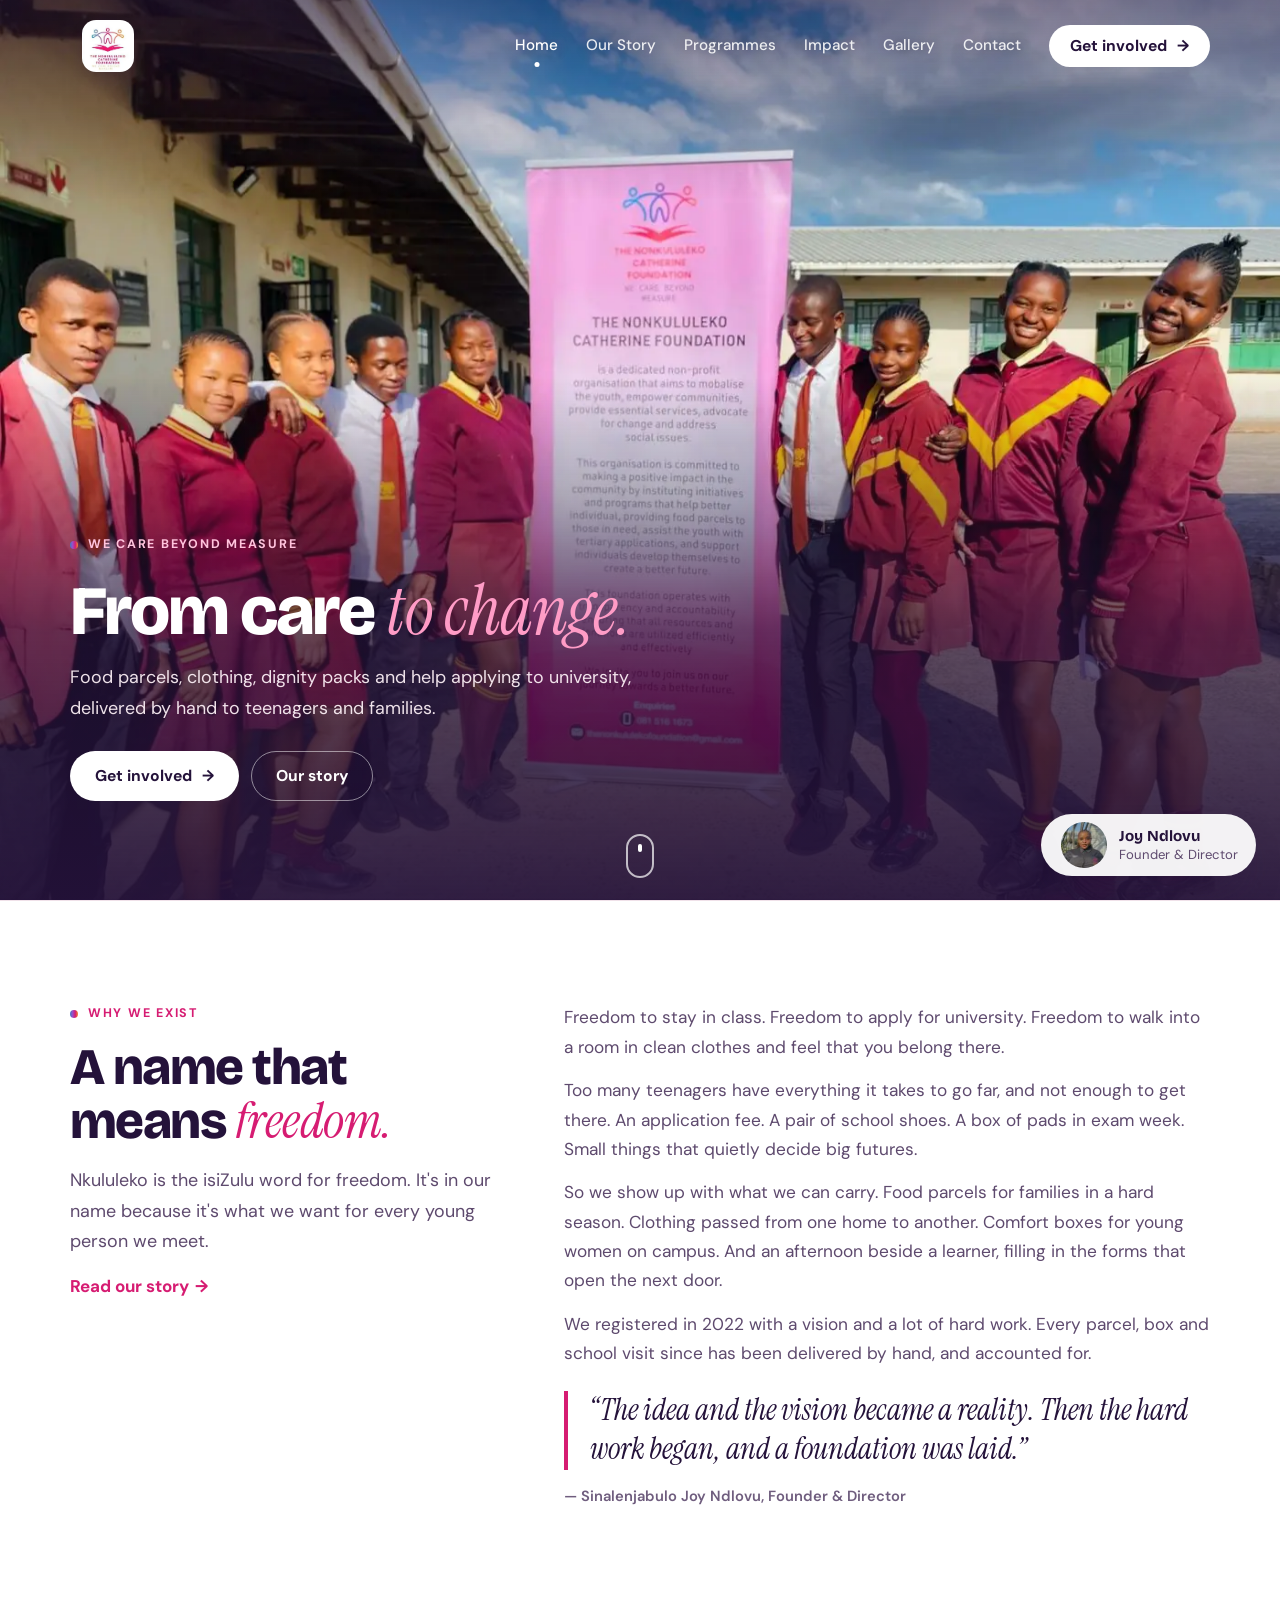
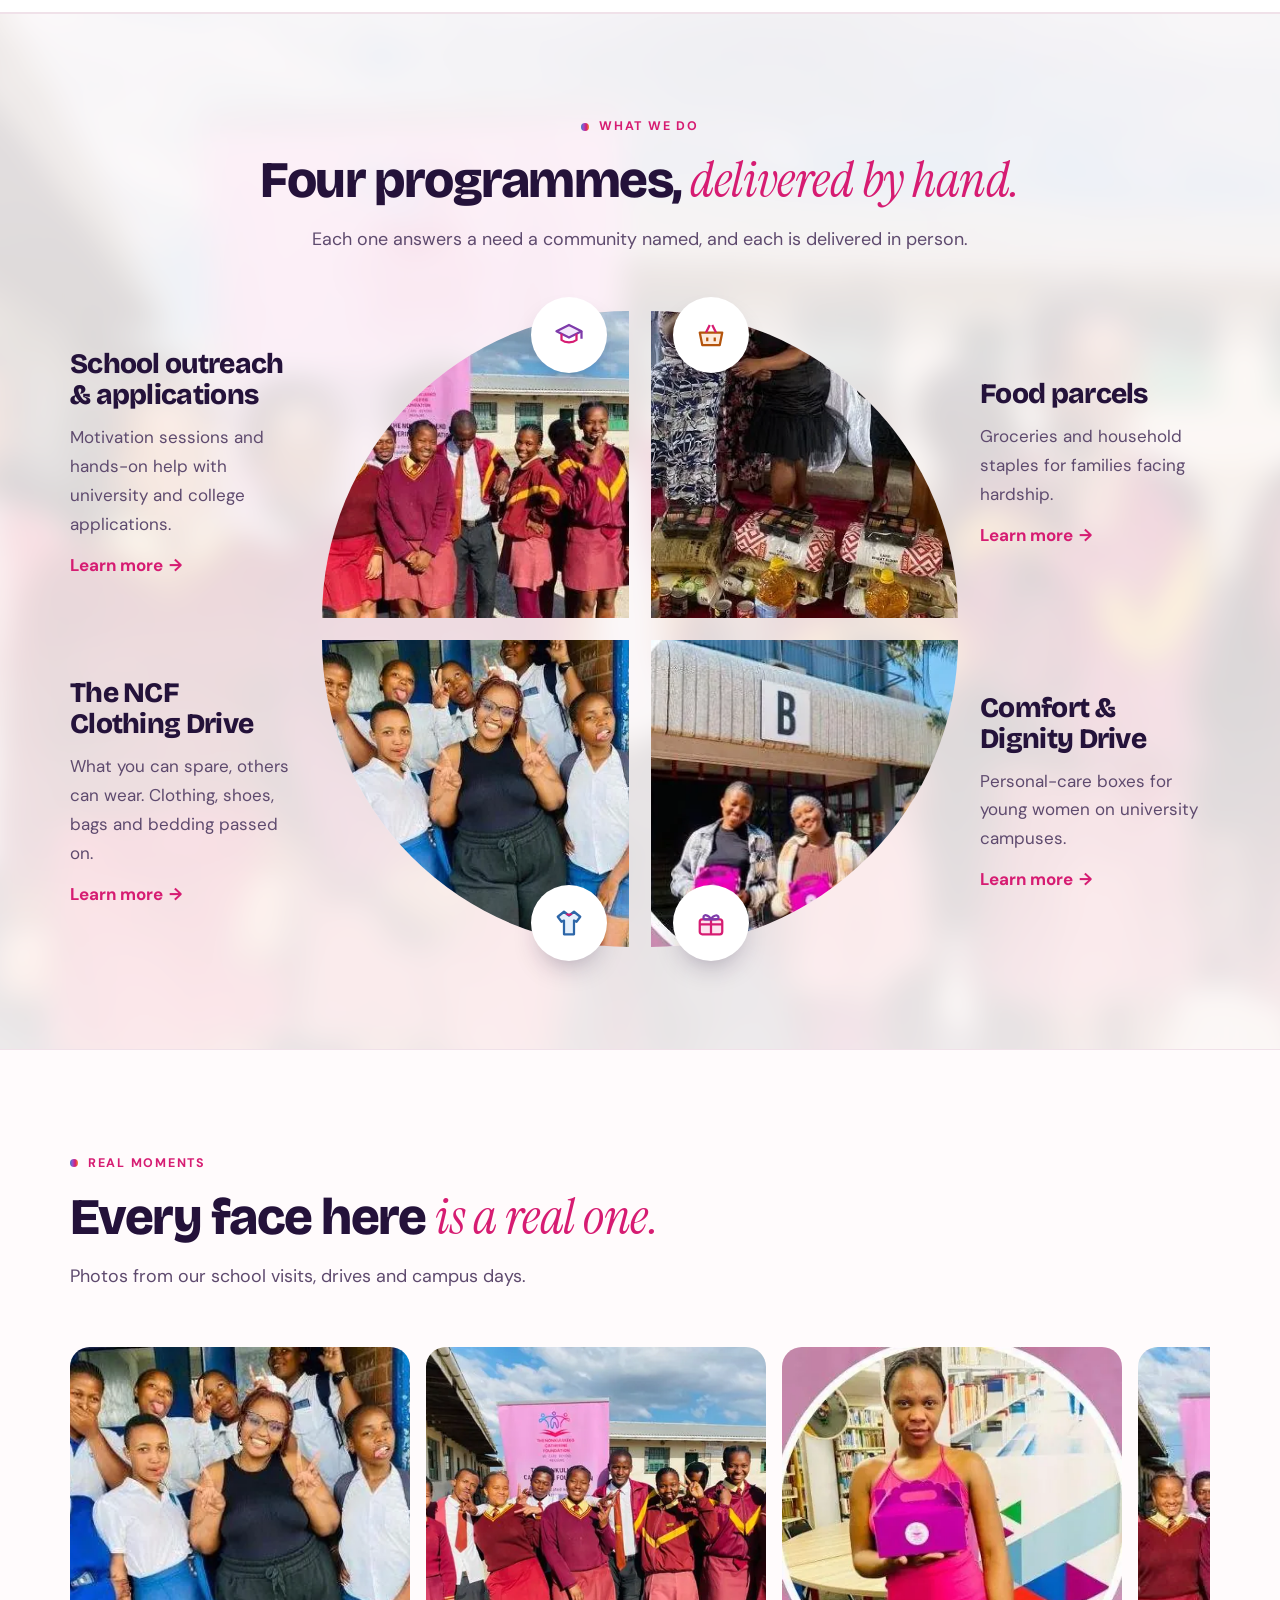
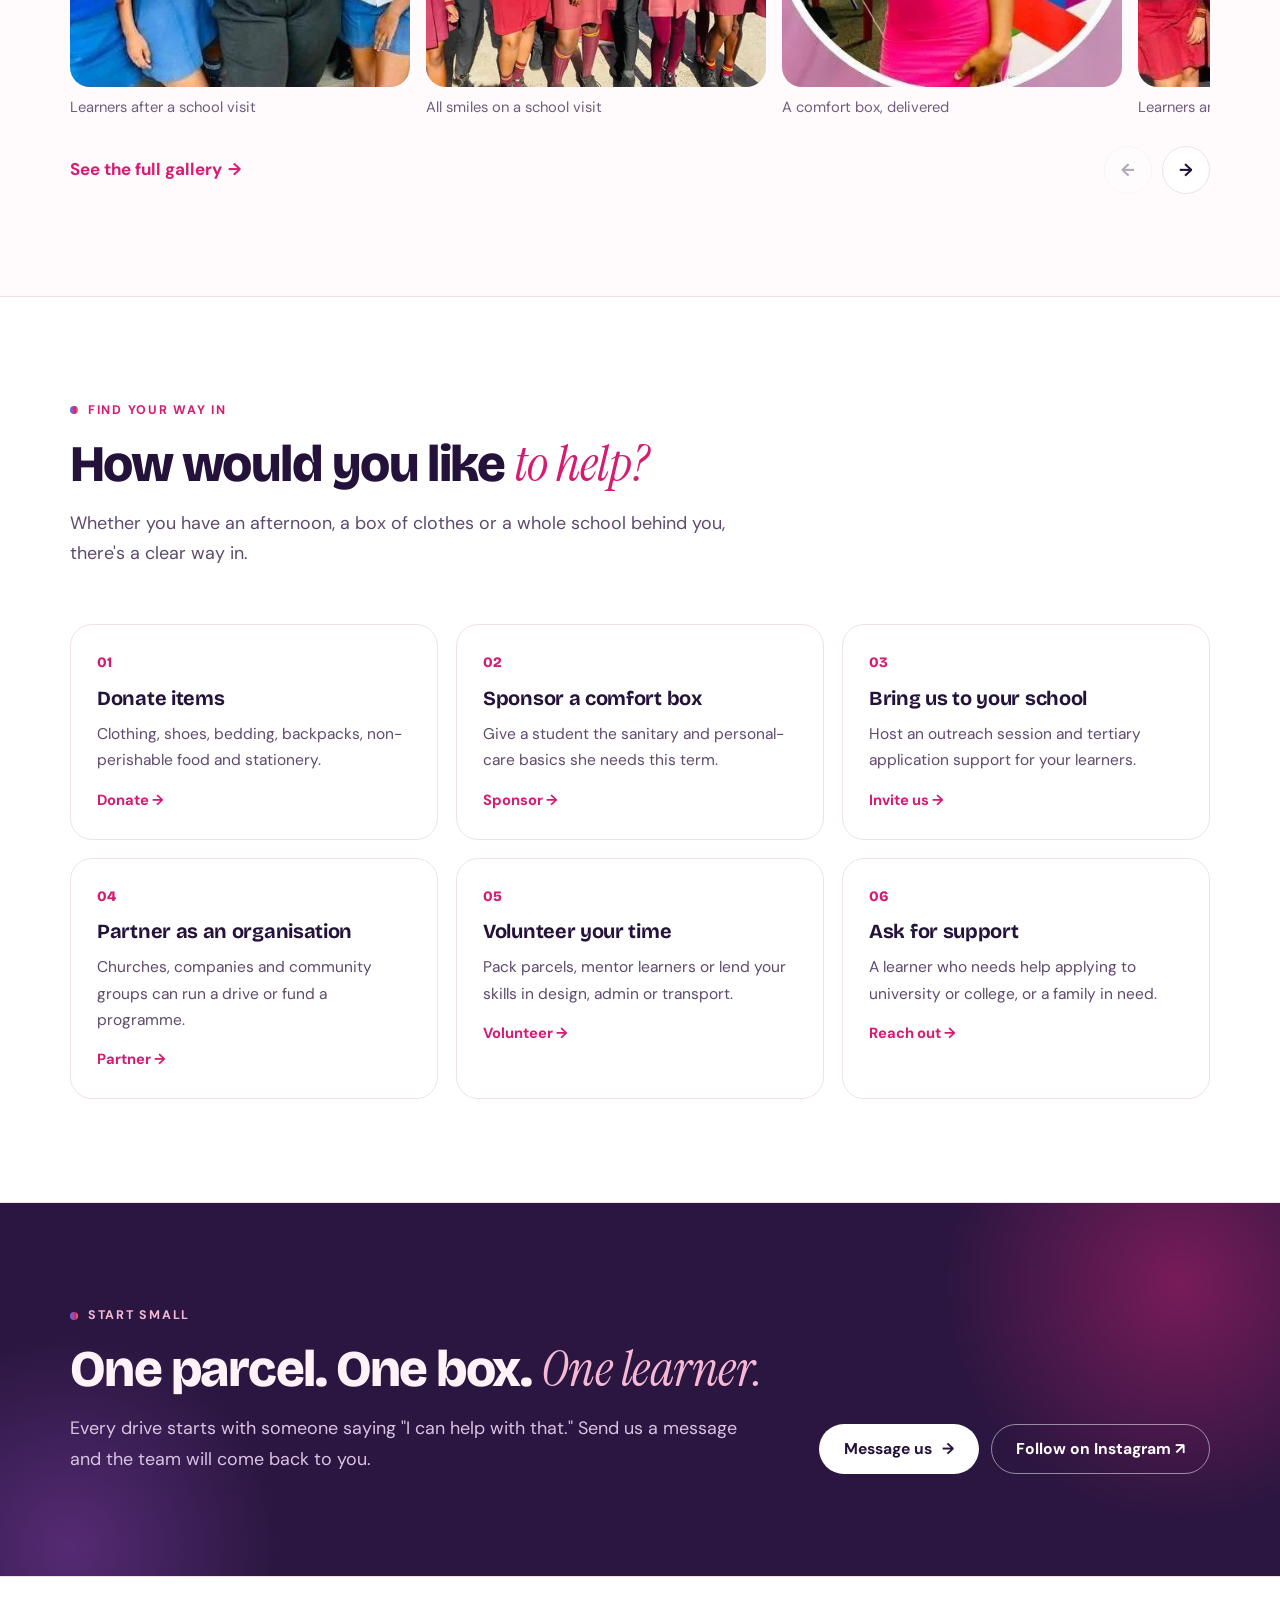
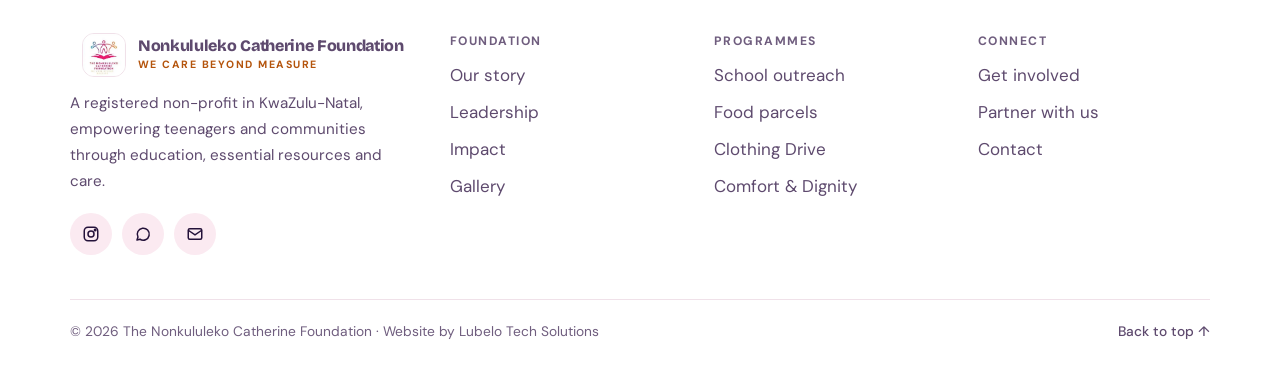
<file: index.html>
<!doctype html>
<html lang="en" class="no-js" data-theme="light">
<head>
<meta charset="utf-8">
<meta name="viewport" content="width=device-width, initial-scale=1, viewport-fit=cover">
<title>Nonkululeko Catherine Foundation · We care beyond measure</title>
<meta name="description" content="A registered non-profit in KwaZulu-Natal giving teenagers and families food parcels, clothing, dignity boxes and help applying to university, delivered by hand.">
<meta name="robots" content="noindex, nofollow">
<meta name="theme-color" content="#FFFFFF">
<meta name="color-scheme" content="light">
<meta property="og:type" content="website">
<meta property="og:site_name" content="Nonkululeko Catherine Foundation">
<meta property="og:title" content="Nonkululeko Catherine Foundation · We care beyond measure">
<meta property="og:description" content="A registered non-profit in KwaZulu-Natal giving teenagers and families food parcels, clothing, dignity boxes and help applying to university, delivered by hand.">
<meta property="og:image" content="images/founder.jpg">
<link rel="icon" href="images/logo.jpg">
<link rel="preconnect" href="https://fonts.googleapis.com">
<link rel="preconnect" href="https://fonts.gstatic.com" crossorigin>
<link rel="stylesheet" href="https://fonts.googleapis.com/css2?family=Bricolage+Grotesque:opsz,wght@12..96,600;12..96,700;12..96,800&family=DM+Sans:opsz,wght@9..40,400;9..40,500;9..40,700&family=Instrument+Serif:ital@0;1&display=swap">
<link rel="stylesheet" href="assets/css/site.css?v=5b458759">
<script>document.documentElement.classList.replace('no-js','js')</script>
<link rel="preload" as="image" type="image/webp" imagesrcset="images/hero-home-1000.webp 1000w, images/hero-home-1400.webp 1400w, images/hero-home.webp 2000w" imagesizes="100vw" fetchpriority="high">
<script type="application/ld+json">{"@context": "https://schema.org", "@type": "NGO", "name": "The Nonkululeko Catherine Foundation", "alternateName": "NCF", "slogan": "We care beyond measure", "description": "A registered non-profit in KwaZulu-Natal empowering teenagers and communities through education, essential resources and care.", "foundingDate": "2022", "email": "thenonkululekofoundation@gmail.com", "telephone": "+27815161673", "areaServed": "KwaZulu-Natal, South Africa", "founder": {"@type": "Person", "name": "Sinalenjabulo Joy Ndlovu"}, "sameAs": ["https://www.instagram.com/official_ncf/"]}</script>
</head>
<body>
<a class="skip" href="#main">Skip to content</a>
<header class="site-head">
  <div class="wrap nav">
    <a class="brand brand-logo" href="index.html" aria-label="Nonkululeko Catherine Foundation, home"><picture><source type="image/webp" srcset="images/logo.webp"><img src="images/logo.jpg" alt="Nonkululeko Catherine Foundation logo" width="56" height="56"></picture></a>
    <nav class="links" id="links" aria-label="Main">
      <a href="index.html">Home</a>
      <a href="about.html">Our Story</a>
      <a href="programmes.html">Programmes</a>
      <a href="impact.html">Impact</a>
      <a href="gallery.html">Gallery</a>
      <a href="contact.html">Contact</a>
      <a class="btn" href="get-involved.html">Get involved <span class="arr">→</span></a>
    </nav>
    <button id="menu-btn" type="button" aria-expanded="false" aria-controls="links" aria-label="Open menu"><span class="bars" aria-hidden="true"><i></i><i></i><i></i></span></button>
  </div>
</header>
<main id="main">
<section class="hero hero-low" style="--pos:50% 15%;--pos-m:50% 30%">
  <picture><source type="image/webp" srcset="images/hero-home-1000.webp 1000w, images/hero-home-1400.webp 1400w, images/hero-home.webp 2000w" sizes="100vw"><img class="hero-bg" src="images/hero-home.jpg" srcset="images/hero-home-1000.jpg 1000w, images/hero-home-1400.jpg 1400w, images/hero-home.jpg 2000w" sizes="100vw" alt="Learners in maroon school uniforms standing on either side of the foundation's pink banner under a blue sky" width="2000" height="1500" fetchpriority="high" decoding="async"></picture>
  <div class="wrap hero-inner">
    <div class="hero-copy">
      <span class="eyebrow">We care beyond measure</span>
      <h1>From care <i>to change.</i></h1>
      <p class="lede">Food parcels, clothing, dignity packs and help applying to university, delivered by hand to teenagers and families.</p>
      <div class="cta-row">
        <a class="btn btn-light" href="get-involved.html">Get involved <span class="arr">→</span></a>
        <a class="btn btn-ghost" href="about.html">Our story</a>
      </div>
    </div>
  </div>
  <a class="hero-founder" href="about.html#founder"><picture><source type="image/webp" srcset="images/founder-thumb.webp"><img src="images/founder-thumb.jpg" alt="Sinalenjabulo Joy Ndlovu" width="96" height="96" decoding="async" loading="lazy"></picture><span><b>Joy Ndlovu</b>Founder &amp; Director</span></a>
  <a class="hero-cue" href="#after-hero" aria-label="Scroll to content"><span></span></a>
</section>

<section id="after-hero" class="why">
  <div class="wrap why-grid">
    <div class="head reveal" style="margin:0">
      <span class="eyebrow">Why we exist</span>
      <h2>A name that means <i>freedom.</i></h2>
      <p class="lede">Nkululeko is the isiZulu word for freedom. It's in our name because it's what we want for every young person we meet.</p>
      <a class="more" href="about.html">Read our story <span class="arr">→</span></a>
    </div>
    <div class="letter reveal">
      <div class="body">
        <p>Freedom to stay in class. Freedom to apply for university. Freedom to walk into a room in clean clothes and feel that you belong there.</p>
        <p>Too many teenagers have everything it takes to go far, and not enough to get there. An application fee. A pair of school shoes. A box of pads in exam week. Small things that quietly decide big futures.</p>
        <p>So we show up with what we can carry. Food parcels for families in a hard season. Clothing passed from one home to another. Comfort boxes for young women on campus. And an afternoon beside a learner, filling in the forms that open the next door.</p>
        <p>We registered in 2022 with a vision and a lot of hard work. Every parcel, box and school visit since has been delivered by hand, and accounted for.</p>
      </div>
      <blockquote class="quote">“The idea and the vision became a reality. Then the hard work began, and a foundation was laid.”</blockquote>
      <p style="font-size:.92rem;font-weight:600;color:var(--mute);margin-top:-8px">— Sinalenjabulo Joy Ndlovu, Founder &amp; Director</p>
    </div>
  </div>
</section>

<section class="pw-section" id="programmes">
  <div class="pw-bg" aria-hidden="true"></div>
  <div class="wrap">
    <div class="head center reveal">
      <span class="eyebrow">What we do</span>
      <h2>Four programmes, <i>delivered by hand.</i></h2>
      <p class="lede">Each one answers a need a community named, and each is delivered in person.</p>
    </div>
    <div class="pw" data-anim>
      <article class="pw-item pw-1">
        <div class="pw-text">
          <h3>School outreach &amp; applications</h3>
          <p>Motivation sessions and hands-on help with university and college applications.</p>
          <a class="more" href="programmes.html#outreach">Learn more <span class="arr">→</span></a>
        </div>
        <a class="pw-photo" href="programmes.html#outreach" tabindex="-1" aria-hidden="true">
          <span class="pw-clip"><picture><source type="image/webp" srcset="images/maroon.webp"><img src="images/maroon.jpg" alt="Learners and teachers in maroon uniforms standing with the foundation banner" width="548" height="330" decoding="async" loading="lazy"></picture></span>
          <span class="pw-badge"><svg viewBox="0 0 24 24" width="30" height="30" fill="none" stroke="#7E3BAA" stroke-width="1.8" stroke-linejoin="round"><path d="M2 9l10-5 10 5-10 5z" fill="#F4E8FB"/><path d="M6 11v5c3 2.5 9 2.5 12 0v-5" stroke="#D61C72"/><path d="M22 9v6"/></svg></span>
        </a>
      </article>
      <article class="pw-item pw-2">
        <div class="pw-text">
          <h3>Food parcels</h3>
          <p>Groceries and household staples for families facing hardship.</p>
          <a class="more" href="programmes.html#parcels">Learn more <span class="arr">→</span></a>
        </div>
        <a class="pw-photo" href="programmes.html#parcels" tabindex="-1" aria-hidden="true">
          <span class="pw-clip"><picture><source type="image/webp" srcset="images/parcels.webp"><img src="images/parcels.jpg" alt="Food parcels with maize meal, cooking oil and groceries" width="558" height="333" decoding="async" loading="lazy"></picture></span>
          <span class="pw-badge"><svg viewBox="0 0 24 24" width="30" height="30" fill="none" stroke="#B4540C" stroke-width="1.8" stroke-linejoin="round"><path d="M3 10h18l-2 10H5z" fill="#FDEBDD"/><path d="M8 10l3-6M16 10l-3-6" stroke="#D61C72"/><path d="M9 14v3M15 14v3"/></svg></span>
        </a>
      </article>
      <article class="pw-item pw-3">
        <div class="pw-text">
          <h3>The NCF Clothing Drive</h3>
          <p>What you can spare, others can wear. Clothing, shoes, bags and bedding passed on.</p>
          <a class="more" href="programmes.html#clothing">Learn more <span class="arr">→</span></a>
        </div>
        <a class="pw-photo" href="programmes.html#clothing" tabindex="-1" aria-hidden="true">
          <span class="pw-clip"><picture><source type="image/webp" srcset="images/girls.webp"><img src="images/girls.jpg" alt="Learners in school uniform smiling with a foundation volunteer" width="548" height="330" decoding="async" loading="lazy"></picture></span>
          <span class="pw-badge"><svg viewBox="0 0 24 24" width="30" height="30" fill="none" stroke="#2D66A8" stroke-width="1.8" stroke-linejoin="round"><path d="M8 3l4 3 4-3 5 4-3 4-2-1v11H8V10l-2 1-3-4z" fill="#E6F0FB"/><path d="M10 4.5c.5 1.2 3.5 1.2 4 0" stroke="#D61C72"/></svg></span>
        </a>
      </article>
      <article class="pw-item pw-4">
        <div class="pw-text">
          <h3>Comfort &amp; Dignity Drive</h3>
          <p>Personal-care boxes for young women on university campuses.</p>
          <a class="more" href="programmes.html#dignity">Learn more <span class="arr">→</span></a>
        </div>
        <a class="pw-photo" href="programmes.html#dignity" tabindex="-1" aria-hidden="true">
          <span class="pw-clip"><picture><source type="image/webp" srcset="images/cd1.webp"><img src="images/cd1.jpg" alt="Three students holding pink comfort boxes outside a campus building" width="410" height="410" decoding="async" loading="lazy"></picture></span>
          <span class="pw-badge"><svg viewBox="0 0 24 24" width="30" height="30" fill="none" stroke="#D61C72" stroke-width="1.8" stroke-linejoin="round"><rect x="3" y="9" width="18" height="12" rx="2" fill="#FCE4EF"/><path d="M3 13h18M12 9v12"/><path d="M12 9c-2-4-6-4-6-1.5S10 9 12 9c2 0 6 .5 6-1.5S14 5 12 9z" stroke="#7E3BAA"/></svg></span>
        </a>
      </article>
    </div>
  </div>
</section>

<section>
  <div class="wrap">
    <div class="head reveal">
      <span class="eyebrow">Real moments</span>
      <h2>Every face here <i>is a real one.</i></h2>
      <p class="lede">Photos from our school visits, drives and campus days.</p>
    </div>
    <div class="slider" data-slider>
      <div class="slides" tabindex="0" role="region" aria-label="Photos from our drives, scroll sideways for more">
        <figure><div class="ph"><picture><source type="image/webp" srcset="images/girls.webp"><img src="images/girls.jpg" alt="Learners in school uniform smiling with a foundation volunteer" width="548" height="330" loading="lazy" decoding="async"></picture></div><figcaption>Learners after a school visit</figcaption></figure>
        <figure><div class="ph"><picture><source type="image/webp" srcset="images/g-school-smiles-sm.webp"><img src="images/g-school-smiles-sm.jpg" alt="Learners laughing and posing in front of the foundation banner" width="600" height="450" loading="lazy" decoding="async"></picture></div><figcaption>All smiles on a school visit</figcaption></figure>
        <figure><div class="ph"><picture><source type="image/webp" srcset="images/cd2.webp"><img src="images/cd2.jpg" alt="A student holding a pink comfort box" width="410" height="410" loading="lazy" decoding="async"></picture></div><figcaption>A comfort box, delivered</figcaption></figure>
        <figure><div class="ph"><picture><source type="image/webp" srcset="images/maroon.webp"><img src="images/maroon.jpg" alt="Learners and teachers in maroon uniforms standing with the foundation banner" width="548" height="330" loading="lazy" decoding="async"></picture></div><figcaption>Learners and teachers with our banner</figcaption></figure>
        <figure><div class="ph"><picture><source type="image/webp" srcset="images/g-assembly-1-sm.webp"><img src="images/g-assembly-1-sm.jpg" alt="Rows of learners in green uniforms seated outdoors at an assembly" width="600" height="450" loading="lazy" decoding="async"></picture></div><figcaption>A full assembly on an outreach day</figcaption></figure>
        <figure><div class="ph"><picture><source type="image/webp" srcset="images/duo.webp"><img src="images/duo.jpg" alt="Two volunteers smiling" width="268" height="330" loading="lazy" decoding="async"></picture></div><figcaption>Our volunteers</figcaption></figure>
        <figure><div class="ph"><picture><source type="image/webp" srcset="images/g-career-day-4-sm.webp"><img src="images/g-career-day-4-sm.jpg" alt="A speaker in a black blazer addressing the room in front of foundation banners" width="400" height="600" loading="lazy" decoding="async"></picture></div><figcaption>A speaker at Career Day</figcaption></figure>
        <figure><div class="ph"><picture><source type="image/webp" srcset="images/g-radio-2-sm.webp"><img src="images/g-radio-2-sm.jpg" alt="A foundation team member in a pink shirt making a peace sign in a radio studio" width="450" height="600" loading="lazy" decoding="async"></picture></div><figcaption>In studio at Ukhozi FM</figcaption></figure>
        <figure><div class="ph"><picture><source type="image/webp" srcset="images/g-outreach-day-3-sm.webp"><img src="images/g-outreach-day-3-sm.jpg" alt="Young learners seated on the grass holding navy DUT bags, with adults standing behind" width="600" height="450" loading="lazy" decoding="async"></picture></div><figcaption>Learners and partners on an outreach day</figcaption></figure>
      </div>
      <div class="sl-nav">
        <a class="more" href="gallery.html">See the full gallery <span class="arr">→</span></a>
        <div class="sl-btns">
          <button type="button" class="sl-btn" data-dir="-1" aria-label="Previous photos">←</button>
          <button type="button" class="sl-btn" data-dir="1" aria-label="Next photos">→</button>
        </div>
      </div>
    </div>
  </div>
</section>

<section class="tinted">
  <div class="wrap">
    <div class="head reveal">
      <span class="eyebrow">Find your way in</span>
      <h2>How would you like <i>to help?</i></h2>
      <p class="lede">Whether you have an afternoon, a box of clothes or a whole school behind you, there's a clear way in.</p>
    </div>
    <div class="grid g3">
      <a class="card reveal" href="get-involved.html#donate"><span class="num">01</span><h3>Donate items</h3><p>Clothing, shoes, bedding, backpacks, non-perishable food and stationery.</p><span class="go">Donate <span class="arr">→</span></span></a>
      <a class="card reveal" href="get-involved.html#sponsor"><span class="num">02</span><h3>Sponsor a comfort box</h3><p>Give a student the sanitary and personal-care basics she needs this term.</p><span class="go">Sponsor <span class="arr">→</span></span></a>
      <a class="card reveal" href="get-involved.html#school"><span class="num">03</span><h3>Bring us to your school</h3><p>Host an outreach session and tertiary application support for your learners.</p><span class="go">Invite us <span class="arr">→</span></span></a>
      <a class="card reveal" href="get-involved.html#partner"><span class="num">04</span><h3>Partner as an organisation</h3><p>Churches, companies and community groups can run a drive or fund a programme.</p><span class="go">Partner <span class="arr">→</span></span></a>
      <a class="card reveal" href="get-involved.html#volunteer"><span class="num">05</span><h3>Volunteer your time</h3><p>Pack parcels, mentor learners or lend your skills in design, admin or transport.</p><span class="go">Volunteer <span class="arr">→</span></span></a>
      <a class="card reveal" href="get-involved.html#support"><span class="num">06</span><h3>Ask for support</h3><p>A learner who needs help applying to university or college, or a family in need.</p><span class="go">Reach out <span class="arr">→</span></span></a>
    </div>
  </div>
</section>

<section class="band">
  <div class="wrap cta-box">
    <div class="head reveal" style="margin:0">
      <span class="eyebrow">Start small</span>
      <h2>One parcel. One box. <i>One learner.</i></h2>
      <p class="lede">Every drive starts with someone saying "I can help with that." Send us a message and the team will come back to you.</p>
    </div>
    <div class="cta-row reveal">
      <a class="btn btn-light" href="contact.html">Message us <span class="arr">→</span></a>
      <a class="btn btn-ghost" href="https://www.instagram.com/official_ncf/" target="_blank" rel="noopener">Follow on Instagram ↗</a>
    </div>
  </div>
</section>
</main>
<footer>
  <div class="wrap">
    <div class="f-top">
      <div class="f-about">
        <a class="brand" href="index.html"><picture><source type="image/webp" srcset="images/logo.webp"><img src="images/logo.jpg" alt="Nonkululeko Catherine Foundation logo" width="44" height="44" loading="lazy" decoding="async"></picture><span><b>Nonkululeko Catherine Foundation</b><small>We care beyond measure</small></span></a>
        <p>A registered non-profit in KwaZulu-Natal, empowering teenagers and communities through education, essential resources and care.</p>
        <div class="social">
          <a href="https://www.instagram.com/official_ncf/" target="_blank" rel="noopener" aria-label="Instagram"><svg width="18" height="18" viewBox="0 0 24 24" fill="none" stroke="currentColor" stroke-width="2" aria-hidden="true"><rect x="3" y="3" width="18" height="18" rx="5"/><circle cx="12" cy="12" r="4"/><circle cx="17.5" cy="6.5" r="1" fill="currentColor"/></svg></a>
          <a href="https://wa.me/27815161673" target="_blank" rel="noopener" aria-label="WhatsApp"><svg width="18" height="18" viewBox="0 0 24 24" fill="none" stroke="currentColor" stroke-width="2" stroke-linejoin="round" aria-hidden="true"><path d="M4 20l1.3-3.9A8 8 0 1 1 8 19l-4 1Z"/></svg></a>
          <a href="mailto:thenonkululekofoundation@gmail.com" aria-label="Email"><svg width="18" height="18" viewBox="0 0 24 24" fill="none" stroke="currentColor" stroke-width="2" aria-hidden="true"><rect x="3" y="5" width="18" height="14" rx="2"/><path d="m3 7 9 6 9-6"/></svg></a>
        </div>
      </div>
      <div><h4>Foundation</h4><ul><li><a href="about.html">Our story</a></li><li><a href="about.html#founder">Leadership</a></li><li><a href="impact.html">Impact</a></li><li><a href="gallery.html">Gallery</a></li></ul></div>
      <div><h4>Programmes</h4><ul><li><a href="programmes.html#outreach">School outreach</a></li><li><a href="programmes.html#parcels">Food parcels</a></li><li><a href="programmes.html#clothing">Clothing Drive</a></li><li><a href="programmes.html#dignity">Comfort &amp; Dignity</a></li></ul></div>
      <div><h4>Connect</h4><ul><li><a href="get-involved.html">Get involved</a></li><li><a href="get-involved.html#partner">Partner with us</a></li><li><a href="contact.html">Contact</a></li></ul></div>
    </div>
    <div class="f-bot"><span>© <span id="yr">2026</span> The Nonkululeko Catherine Foundation · Website by Lubelo Tech Solutions</span><a href="#main">Back to top ↑</a></div>
  </div>
</footer>
<script src="assets/js/site.js?v=3c118ace"></script>
</body>
</html>
</file>
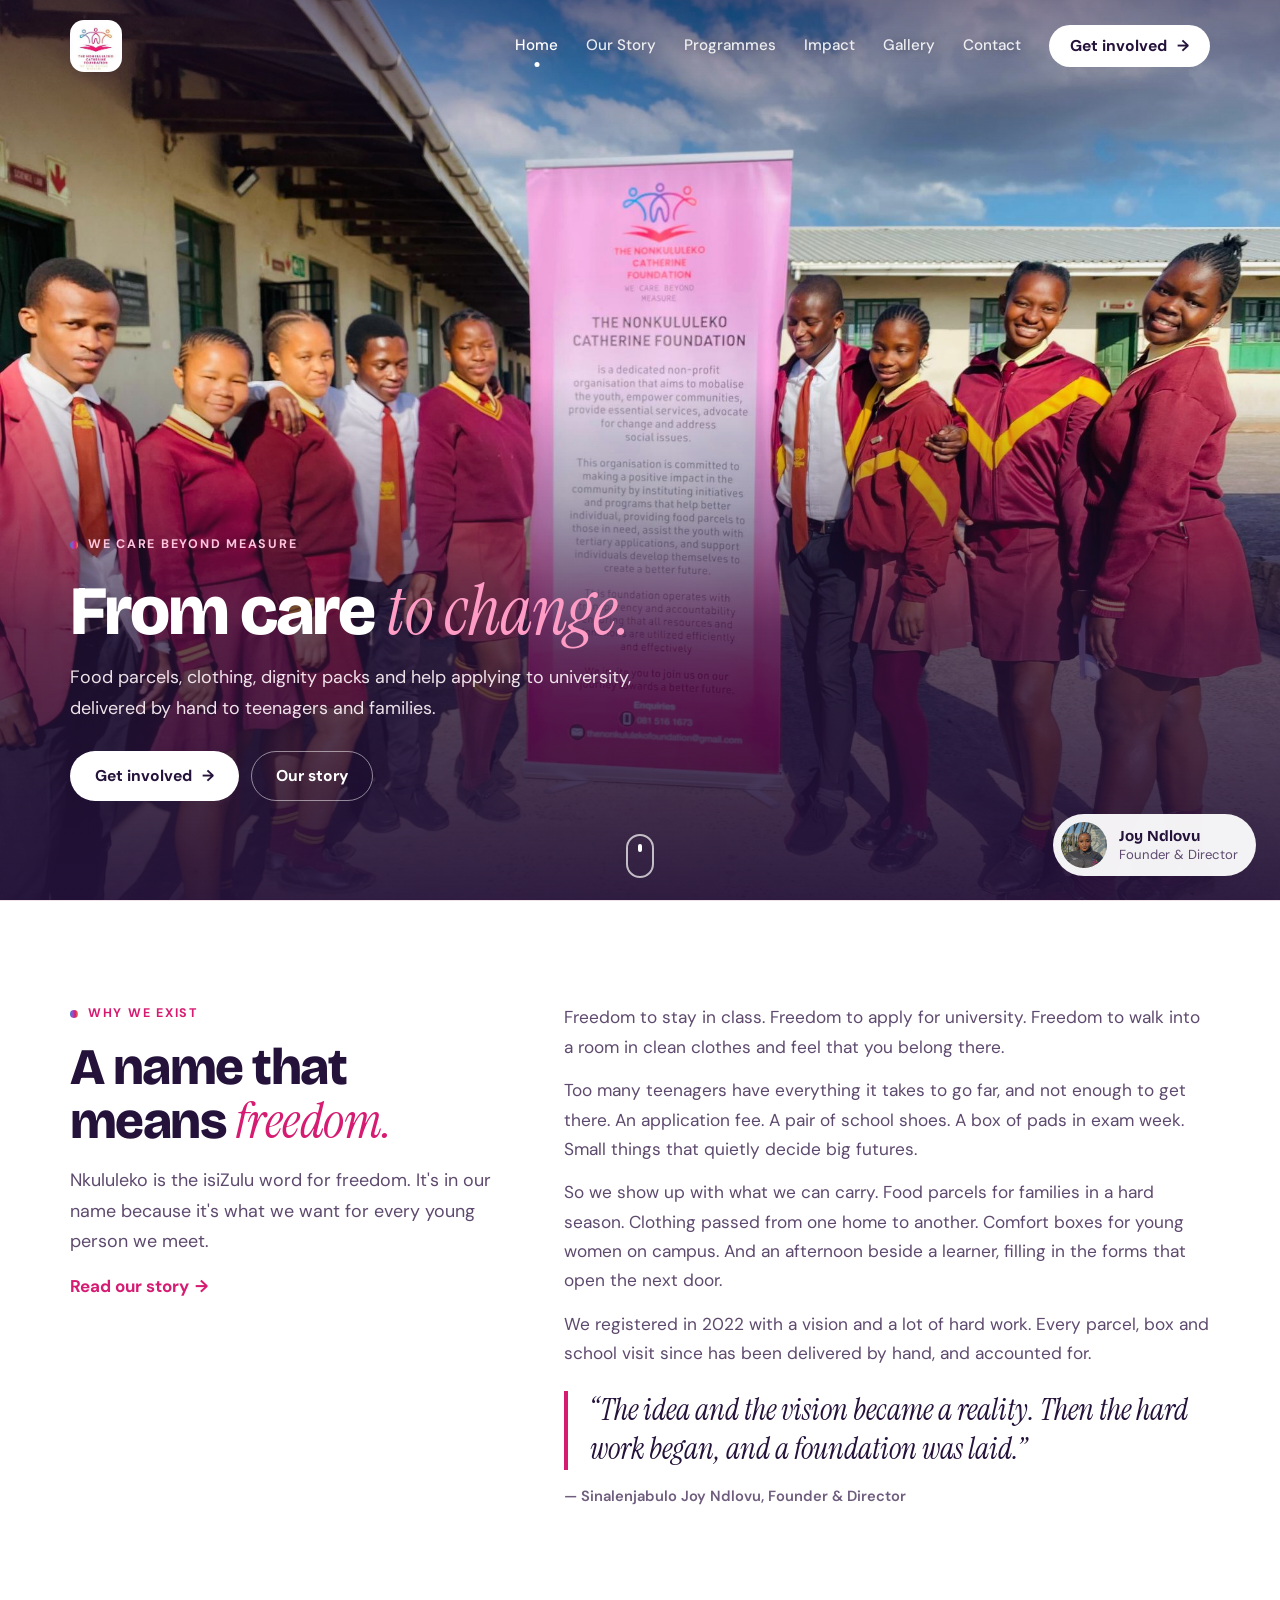
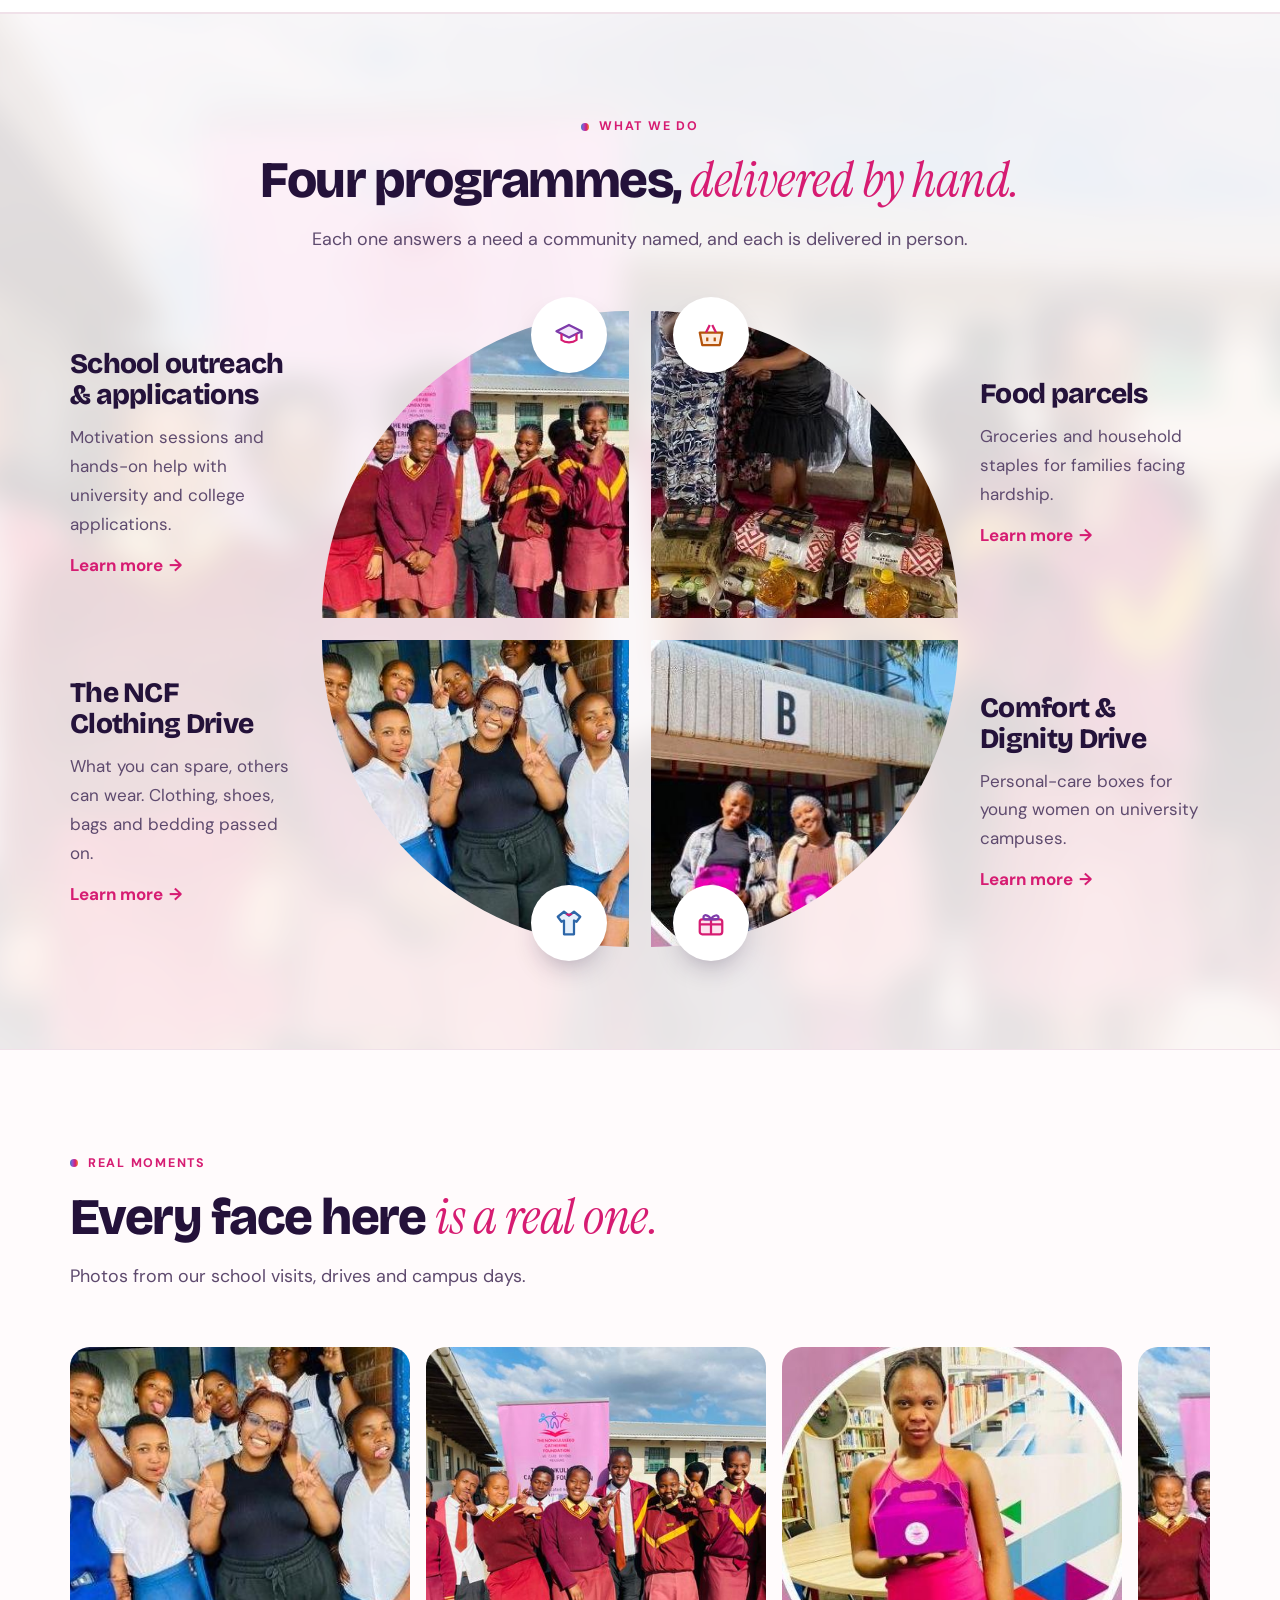
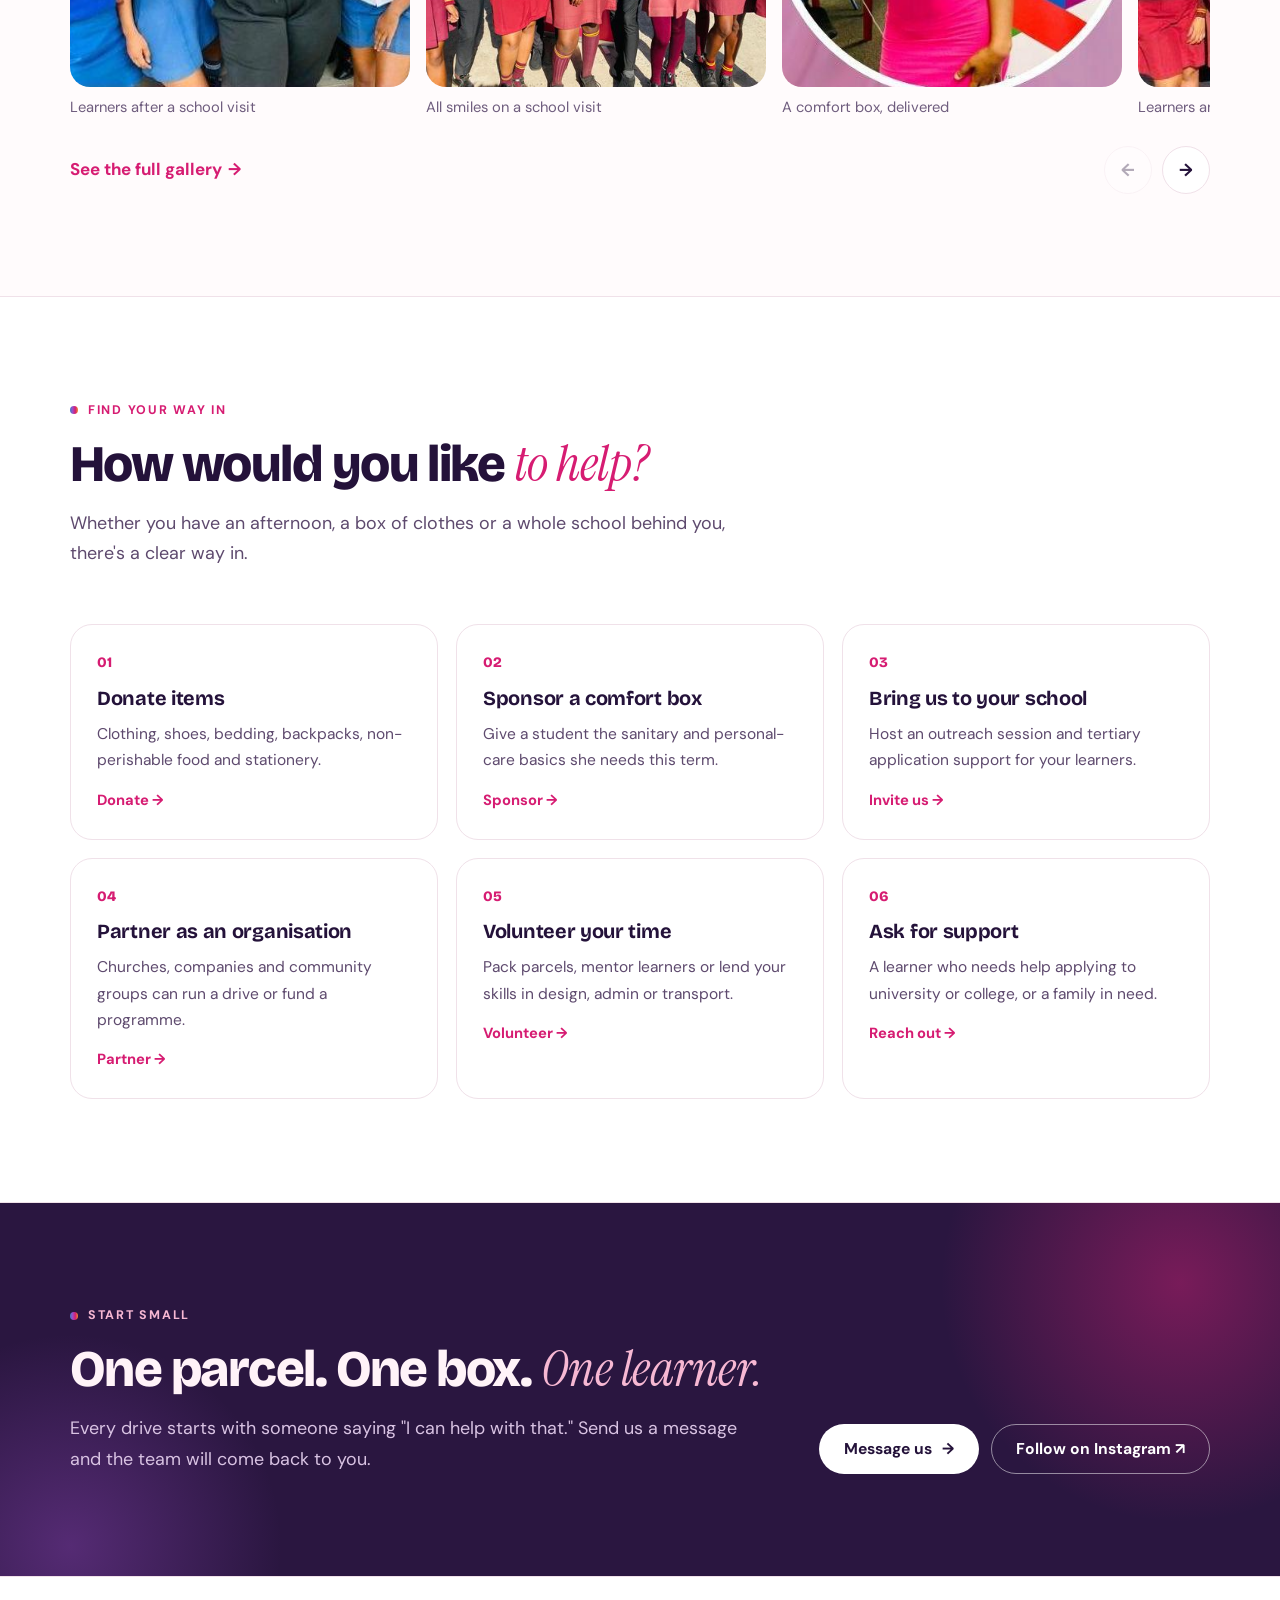
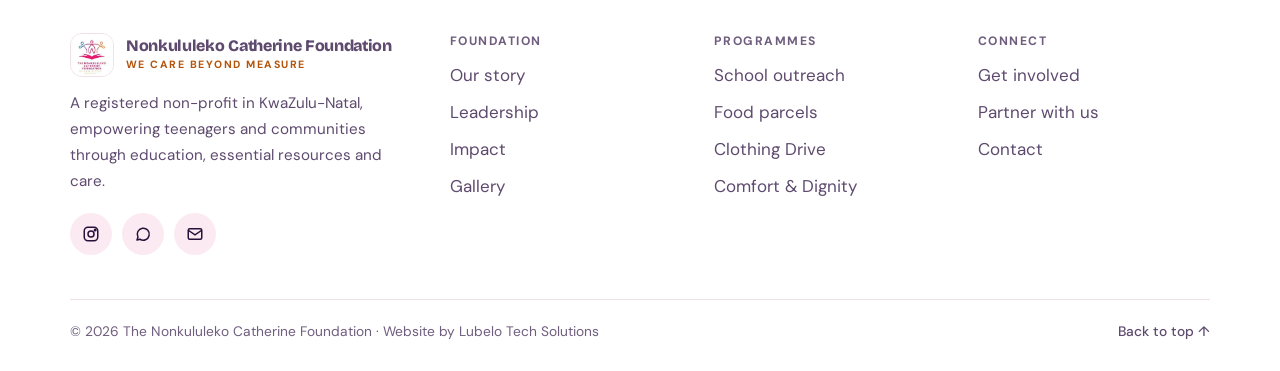
<file: site/index.html>
<!doctype html>
<html lang="en" class="no-js" data-theme="light">
<head>
<meta charset="utf-8">
<meta name="viewport" content="width=device-width, initial-scale=1, viewport-fit=cover">
<title>Nonkululeko Catherine Foundation · We care beyond measure</title>
<meta name="description" content="A registered non-profit in KwaZulu-Natal giving teenagers and families food parcels, clothing, dignity boxes and help applying to university, delivered by hand.">
<meta name="robots" content="noindex, nofollow">
<meta name="theme-color" content="#FFFFFF">
<meta name="color-scheme" content="light">
<meta property="og:type" content="website">
<meta property="og:site_name" content="Nonkululeko Catherine Foundation">
<meta property="og:title" content="Nonkululeko Catherine Foundation · We care beyond measure">
<meta property="og:description" content="A registered non-profit in KwaZulu-Natal giving teenagers and families food parcels, clothing, dignity boxes and help applying to university, delivered by hand.">
<meta property="og:image" content="images/founder.jpg">
<link rel="icon" href="images/logo.jpg">
<link rel="preconnect" href="https://fonts.googleapis.com">
<link rel="preconnect" href="https://fonts.gstatic.com" crossorigin>
<link rel="stylesheet" href="https://fonts.googleapis.com/css2?family=Bricolage+Grotesque:opsz,wght@12..96,600;12..96,700;12..96,800&family=DM+Sans:opsz,wght@9..40,400;9..40,500;9..40,700&family=Instrument+Serif:ital@0;1&display=swap">
<link rel="stylesheet" href="assets/css/site.css?v=bc048c91">
<script>document.documentElement.classList.replace('no-js','js')</script>
<script type="application/ld+json">{"@context": "https://schema.org", "@type": "NGO", "name": "The Nonkululeko Catherine Foundation", "alternateName": "NCF", "slogan": "We care beyond measure", "description": "A registered non-profit in KwaZulu-Natal empowering teenagers and communities through education, essential resources and care.", "foundingDate": "2022", "email": "thenonkululekofoundation@gmail.com", "telephone": "+27815161673", "areaServed": "KwaZulu-Natal, South Africa", "founder": {"@type": "Person", "name": "Sinalenjabulo Joy Ndlovu"}, "sameAs": ["https://www.instagram.com/official_ncf/"]}</script>
</head>
<body>
<a class="skip" href="#main">Skip to content</a>
<header class="site-head">
  <div class="wrap nav">
    <a class="brand brand-logo" href="index.html" aria-label="Nonkululeko Catherine Foundation, home"><img src="images/logo.jpg" alt="Nonkululeko Catherine Foundation logo" width="56" height="56"></a>
    <nav class="links" id="links" aria-label="Main">
      <a href="index.html">Home</a>
      <a href="about.html">Our Story</a>
      <a href="programmes.html">Programmes</a>
      <a href="impact.html">Impact</a>
      <a href="gallery.html">Gallery</a>
      <a href="contact.html">Contact</a>
      <a class="btn" href="get-involved.html">Get involved <span class="arr">→</span></a>
    </nav>
    <button id="menu-btn" type="button" aria-expanded="false" aria-controls="links" aria-label="Open menu"><span class="bars" aria-hidden="true"><i></i><i></i><i></i></span></button>
  </div>
</header>
<main id="main">
<section class="hero hero-low" style="--pos:50% 15%;--pos-m:50% 30%">
  <img class="hero-bg" src="images/hero-home.jpg" srcset="images/hero-home-1000.jpg 1000w, images/hero-home.jpg 2000w" sizes="100vw" alt="Learners in maroon school uniforms standing on either side of the foundation's pink banner under a blue sky" width="2000" height="1500" fetchpriority="high">
  <div class="wrap hero-inner">
    <div class="hero-copy">
      <span class="eyebrow">We care beyond measure</span>
      <h1>From care <i>to change.</i></h1>
      <p class="lede">Food parcels, clothing, dignity packs and help applying to university, delivered by hand to teenagers and families.</p>
      <div class="cta-row">
        <a class="btn btn-light" href="get-involved.html">Get involved <span class="arr">→</span></a>
        <a class="btn btn-ghost" href="about.html">Our story</a>
      </div>
    </div>
  </div>
  <a class="hero-founder" href="about.html#founder"><img src="images/founder.jpg" alt="Sinalenjabulo Joy Ndlovu" width="606" height="758"><span><b>Joy Ndlovu</b>Founder &amp; Director</span></a>
  <a class="hero-cue" href="#after-hero" aria-label="Scroll to content"><span></span></a>
</section>

<section id="after-hero" class="why">
  <div class="wrap why-grid">
    <div class="head reveal" style="margin:0">
      <span class="eyebrow">Why we exist</span>
      <h2>A name that means <i>freedom.</i></h2>
      <p class="lede">Nkululeko is the isiZulu word for freedom. It's in our name because it's what we want for every young person we meet.</p>
      <a class="more" href="about.html">Read our story <span class="arr">→</span></a>
    </div>
    <div class="letter reveal">
      <div class="body">
        <p>Freedom to stay in class. Freedom to apply for university. Freedom to walk into a room in clean clothes and feel that you belong there.</p>
        <p>Too many teenagers have everything it takes to go far, and not enough to get there. An application fee. A pair of school shoes. A box of pads in exam week. Small things that quietly decide big futures.</p>
        <p>So we show up with what we can carry. Food parcels for families in a hard season. Clothing passed from one home to another. Comfort boxes for young women on campus. And an afternoon beside a learner, filling in the forms that open the next door.</p>
        <p>We registered in 2022 with a vision and a lot of hard work. Every parcel, box and school visit since has been delivered by hand, and accounted for.</p>
      </div>
      <blockquote class="quote">“The idea and the vision became a reality. Then the hard work began, and a foundation was laid.”</blockquote>
      <p style="font-size:.92rem;font-weight:600;color:var(--mute);margin-top:-8px">— Sinalenjabulo Joy Ndlovu, Founder &amp; Director</p>
    </div>
  </div>
</section>

<section class="pw-section" id="programmes">
  <div class="pw-bg" aria-hidden="true"></div>
  <div class="wrap">
    <div class="head center reveal">
      <span class="eyebrow">What we do</span>
      <h2>Four programmes, <i>delivered by hand.</i></h2>
      <p class="lede">Each one answers a need a community named, and each is delivered in person.</p>
    </div>
    <div class="pw" data-anim>
      <article class="pw-item pw-1">
        <div class="pw-text">
          <h3>School outreach &amp; applications</h3>
          <p>Motivation sessions and hands-on help with university and college applications.</p>
          <a class="more" href="programmes.html#outreach">Learn more <span class="arr">→</span></a>
        </div>
        <a class="pw-photo" href="programmes.html#outreach" tabindex="-1" aria-hidden="true">
          <span class="pw-clip"><img src="images/maroon.jpg" alt="Learners and teachers in maroon uniforms standing with the foundation banner" width="548" height="330"></span>
          <span class="pw-badge"><svg viewBox="0 0 24 24" width="30" height="30" fill="none" stroke="#7E3BAA" stroke-width="1.8" stroke-linejoin="round"><path d="M2 9l10-5 10 5-10 5z" fill="#F4E8FB"/><path d="M6 11v5c3 2.5 9 2.5 12 0v-5" stroke="#D61C72"/><path d="M22 9v6"/></svg></span>
        </a>
      </article>
      <article class="pw-item pw-2">
        <div class="pw-text">
          <h3>Food parcels</h3>
          <p>Groceries and household staples for families facing hardship.</p>
          <a class="more" href="programmes.html#parcels">Learn more <span class="arr">→</span></a>
        </div>
        <a class="pw-photo" href="programmes.html#parcels" tabindex="-1" aria-hidden="true">
          <span class="pw-clip"><img src="images/parcels.jpg" alt="Food parcels with maize meal, cooking oil and groceries" width="558" height="333"></span>
          <span class="pw-badge"><svg viewBox="0 0 24 24" width="30" height="30" fill="none" stroke="#B4540C" stroke-width="1.8" stroke-linejoin="round"><path d="M3 10h18l-2 10H5z" fill="#FDEBDD"/><path d="M8 10l3-6M16 10l-3-6" stroke="#D61C72"/><path d="M9 14v3M15 14v3"/></svg></span>
        </a>
      </article>
      <article class="pw-item pw-3">
        <div class="pw-text">
          <h3>The NCF Clothing Drive</h3>
          <p>What you can spare, others can wear. Clothing, shoes, bags and bedding passed on.</p>
          <a class="more" href="programmes.html#clothing">Learn more <span class="arr">→</span></a>
        </div>
        <a class="pw-photo" href="programmes.html#clothing" tabindex="-1" aria-hidden="true">
          <span class="pw-clip"><img src="images/girls.jpg" alt="Learners in school uniform smiling with a foundation volunteer" width="548" height="330"></span>
          <span class="pw-badge"><svg viewBox="0 0 24 24" width="30" height="30" fill="none" stroke="#2D66A8" stroke-width="1.8" stroke-linejoin="round"><path d="M8 3l4 3 4-3 5 4-3 4-2-1v11H8V10l-2 1-3-4z" fill="#E6F0FB"/><path d="M10 4.5c.5 1.2 3.5 1.2 4 0" stroke="#D61C72"/></svg></span>
        </a>
      </article>
      <article class="pw-item pw-4">
        <div class="pw-text">
          <h3>Comfort &amp; Dignity Drive</h3>
          <p>Personal-care boxes for young women on university campuses.</p>
          <a class="more" href="programmes.html#dignity">Learn more <span class="arr">→</span></a>
        </div>
        <a class="pw-photo" href="programmes.html#dignity" tabindex="-1" aria-hidden="true">
          <span class="pw-clip"><img src="images/cd1.jpg" alt="Three students holding pink comfort boxes outside a campus building" width="410" height="410"></span>
          <span class="pw-badge"><svg viewBox="0 0 24 24" width="30" height="30" fill="none" stroke="#D61C72" stroke-width="1.8" stroke-linejoin="round"><rect x="3" y="9" width="18" height="12" rx="2" fill="#FCE4EF"/><path d="M3 13h18M12 9v12"/><path d="M12 9c-2-4-6-4-6-1.5S10 9 12 9c2 0 6 .5 6-1.5S14 5 12 9z" stroke="#7E3BAA"/></svg></span>
        </a>
      </article>
    </div>
  </div>
</section>

<section>
  <div class="wrap">
    <div class="head reveal">
      <span class="eyebrow">Real moments</span>
      <h2>Every face here <i>is a real one.</i></h2>
      <p class="lede">Photos from our school visits, drives and campus days.</p>
    </div>
    <div class="slider" data-slider>
      <div class="slides" tabindex="0" role="region" aria-label="Photos from our drives, scroll sideways for more">
        <figure><div class="ph"><img src="images/girls.jpg" alt="Learners in school uniform smiling with a foundation volunteer" width="548" height="330" loading="lazy"></div><figcaption>Learners after a school visit</figcaption></figure>
        <figure><div class="ph"><img src="images/g-school-smiles-sm.jpg" alt="Learners laughing and posing in front of the foundation banner" width="600" height="450" loading="lazy"></div><figcaption>All smiles on a school visit</figcaption></figure>
        <figure><div class="ph"><img src="images/cd2.jpg" alt="A student holding a pink comfort box" width="410" height="410" loading="lazy"></div><figcaption>A comfort box, delivered</figcaption></figure>
        <figure><div class="ph"><img src="images/maroon.jpg" alt="Learners and teachers in maroon uniforms standing with the foundation banner" width="548" height="330" loading="lazy"></div><figcaption>Learners and teachers with our banner</figcaption></figure>
        <figure><div class="ph"><img src="images/g-assembly-1-sm.jpg" alt="Rows of learners in green uniforms seated outdoors at an assembly" width="600" height="450" loading="lazy"></div><figcaption>A full assembly on an outreach day</figcaption></figure>
        <figure><div class="ph"><img src="images/duo.jpg" alt="Two volunteers smiling" width="268" height="330" loading="lazy"></div><figcaption>Our volunteers</figcaption></figure>
        <figure><div class="ph"><img src="images/g-career-day-4-sm.jpg" alt="A speaker in a black blazer addressing the room in front of foundation banners" width="400" height="600" loading="lazy"></div><figcaption>A speaker at Career Day</figcaption></figure>
        <figure><div class="ph"><img src="images/g-radio-2-sm.jpg" alt="A foundation team member in a pink shirt making a peace sign in a radio studio" width="450" height="600" loading="lazy"></div><figcaption>In studio at Ukhozi FM</figcaption></figure>
        <figure><div class="ph"><img src="images/g-outreach-day-3-sm.jpg" alt="Young learners seated on the grass holding navy DUT bags, with adults standing behind" width="600" height="450" loading="lazy"></div><figcaption>Learners and partners on an outreach day</figcaption></figure>
      </div>
      <div class="sl-nav">
        <a class="more" href="gallery.html">See the full gallery <span class="arr">→</span></a>
        <div class="sl-btns">
          <button type="button" class="sl-btn" data-dir="-1" aria-label="Previous photos">←</button>
          <button type="button" class="sl-btn" data-dir="1" aria-label="Next photos">→</button>
        </div>
      </div>
    </div>
  </div>
</section>

<section class="tinted">
  <div class="wrap">
    <div class="head reveal">
      <span class="eyebrow">Find your way in</span>
      <h2>How would you like <i>to help?</i></h2>
      <p class="lede">Whether you have an afternoon, a box of clothes or a whole school behind you, there's a clear way in.</p>
    </div>
    <div class="grid g3">
      <a class="card reveal" href="get-involved.html#donate"><span class="num">01</span><h3>Donate items</h3><p>Clothing, shoes, bedding, backpacks, non-perishable food and stationery.</p><span class="go">Donate <span class="arr">→</span></span></a>
      <a class="card reveal" href="get-involved.html#sponsor"><span class="num">02</span><h3>Sponsor a comfort box</h3><p>Give a student the sanitary and personal-care basics she needs this term.</p><span class="go">Sponsor <span class="arr">→</span></span></a>
      <a class="card reveal" href="get-involved.html#school"><span class="num">03</span><h3>Bring us to your school</h3><p>Host an outreach session and tertiary application support for your learners.</p><span class="go">Invite us <span class="arr">→</span></span></a>
      <a class="card reveal" href="get-involved.html#partner"><span class="num">04</span><h3>Partner as an organisation</h3><p>Churches, companies and community groups can run a drive or fund a programme.</p><span class="go">Partner <span class="arr">→</span></span></a>
      <a class="card reveal" href="get-involved.html#volunteer"><span class="num">05</span><h3>Volunteer your time</h3><p>Pack parcels, mentor learners or lend your skills in design, admin or transport.</p><span class="go">Volunteer <span class="arr">→</span></span></a>
      <a class="card reveal" href="get-involved.html#support"><span class="num">06</span><h3>Ask for support</h3><p>A learner who needs help applying to university or college, or a family in need.</p><span class="go">Reach out <span class="arr">→</span></span></a>
    </div>
  </div>
</section>

<section class="band">
  <div class="wrap cta-box">
    <div class="head reveal" style="margin:0">
      <span class="eyebrow">Start small</span>
      <h2>One parcel. One box. <i>One learner.</i></h2>
      <p class="lede">Every drive starts with someone saying "I can help with that." Send us a message and the team will come back to you.</p>
    </div>
    <div class="cta-row reveal">
      <a class="btn btn-light" href="contact.html">Message us <span class="arr">→</span></a>
      <a class="btn btn-ghost" href="https://www.instagram.com/official_ncf/" target="_blank" rel="noopener">Follow on Instagram ↗</a>
    </div>
  </div>
</section>
</main>
<footer>
  <div class="wrap">
    <div class="f-top">
      <div class="f-about">
        <a class="brand" href="index.html"><img src="images/logo.jpg" alt="Nonkululeko Catherine Foundation logo" width="44" height="44"><span><b>Nonkululeko Catherine Foundation</b><small>We care beyond measure</small></span></a>
        <p>A registered non-profit in KwaZulu-Natal, empowering teenagers and communities through education, essential resources and care.</p>
        <div class="social">
          <a href="https://www.instagram.com/official_ncf/" target="_blank" rel="noopener" aria-label="Instagram"><svg width="18" height="18" viewBox="0 0 24 24" fill="none" stroke="currentColor" stroke-width="2" aria-hidden="true"><rect x="3" y="3" width="18" height="18" rx="5"/><circle cx="12" cy="12" r="4"/><circle cx="17.5" cy="6.5" r="1" fill="currentColor"/></svg></a>
          <a href="https://wa.me/27815161673" target="_blank" rel="noopener" aria-label="WhatsApp"><svg width="18" height="18" viewBox="0 0 24 24" fill="none" stroke="currentColor" stroke-width="2" stroke-linejoin="round" aria-hidden="true"><path d="M4 20l1.3-3.9A8 8 0 1 1 8 19l-4 1Z"/></svg></a>
          <a href="mailto:thenonkululekofoundation@gmail.com" aria-label="Email"><svg width="18" height="18" viewBox="0 0 24 24" fill="none" stroke="currentColor" stroke-width="2" aria-hidden="true"><rect x="3" y="5" width="18" height="14" rx="2"/><path d="m3 7 9 6 9-6"/></svg></a>
        </div>
      </div>
      <div><h4>Foundation</h4><ul><li><a href="about.html">Our story</a></li><li><a href="about.html#founder">Leadership</a></li><li><a href="impact.html">Impact</a></li><li><a href="gallery.html">Gallery</a></li></ul></div>
      <div><h4>Programmes</h4><ul><li><a href="programmes.html#outreach">School outreach</a></li><li><a href="programmes.html#parcels">Food parcels</a></li><li><a href="programmes.html#clothing">Clothing Drive</a></li><li><a href="programmes.html#dignity">Comfort &amp; Dignity</a></li></ul></div>
      <div><h4>Connect</h4><ul><li><a href="get-involved.html">Get involved</a></li><li><a href="get-involved.html#partner">Partner with us</a></li><li><a href="contact.html">Contact</a></li></ul></div>
    </div>
    <div class="f-bot"><span>© <span id="yr">2026</span> The Nonkululeko Catherine Foundation · Website by Lubelo Tech Solutions</span><a href="#main">Back to top ↑</a></div>
  </div>
</footer>
<script src="assets/js/site.js?v=87ae9abc"></script>
</body>
</html>
</file>
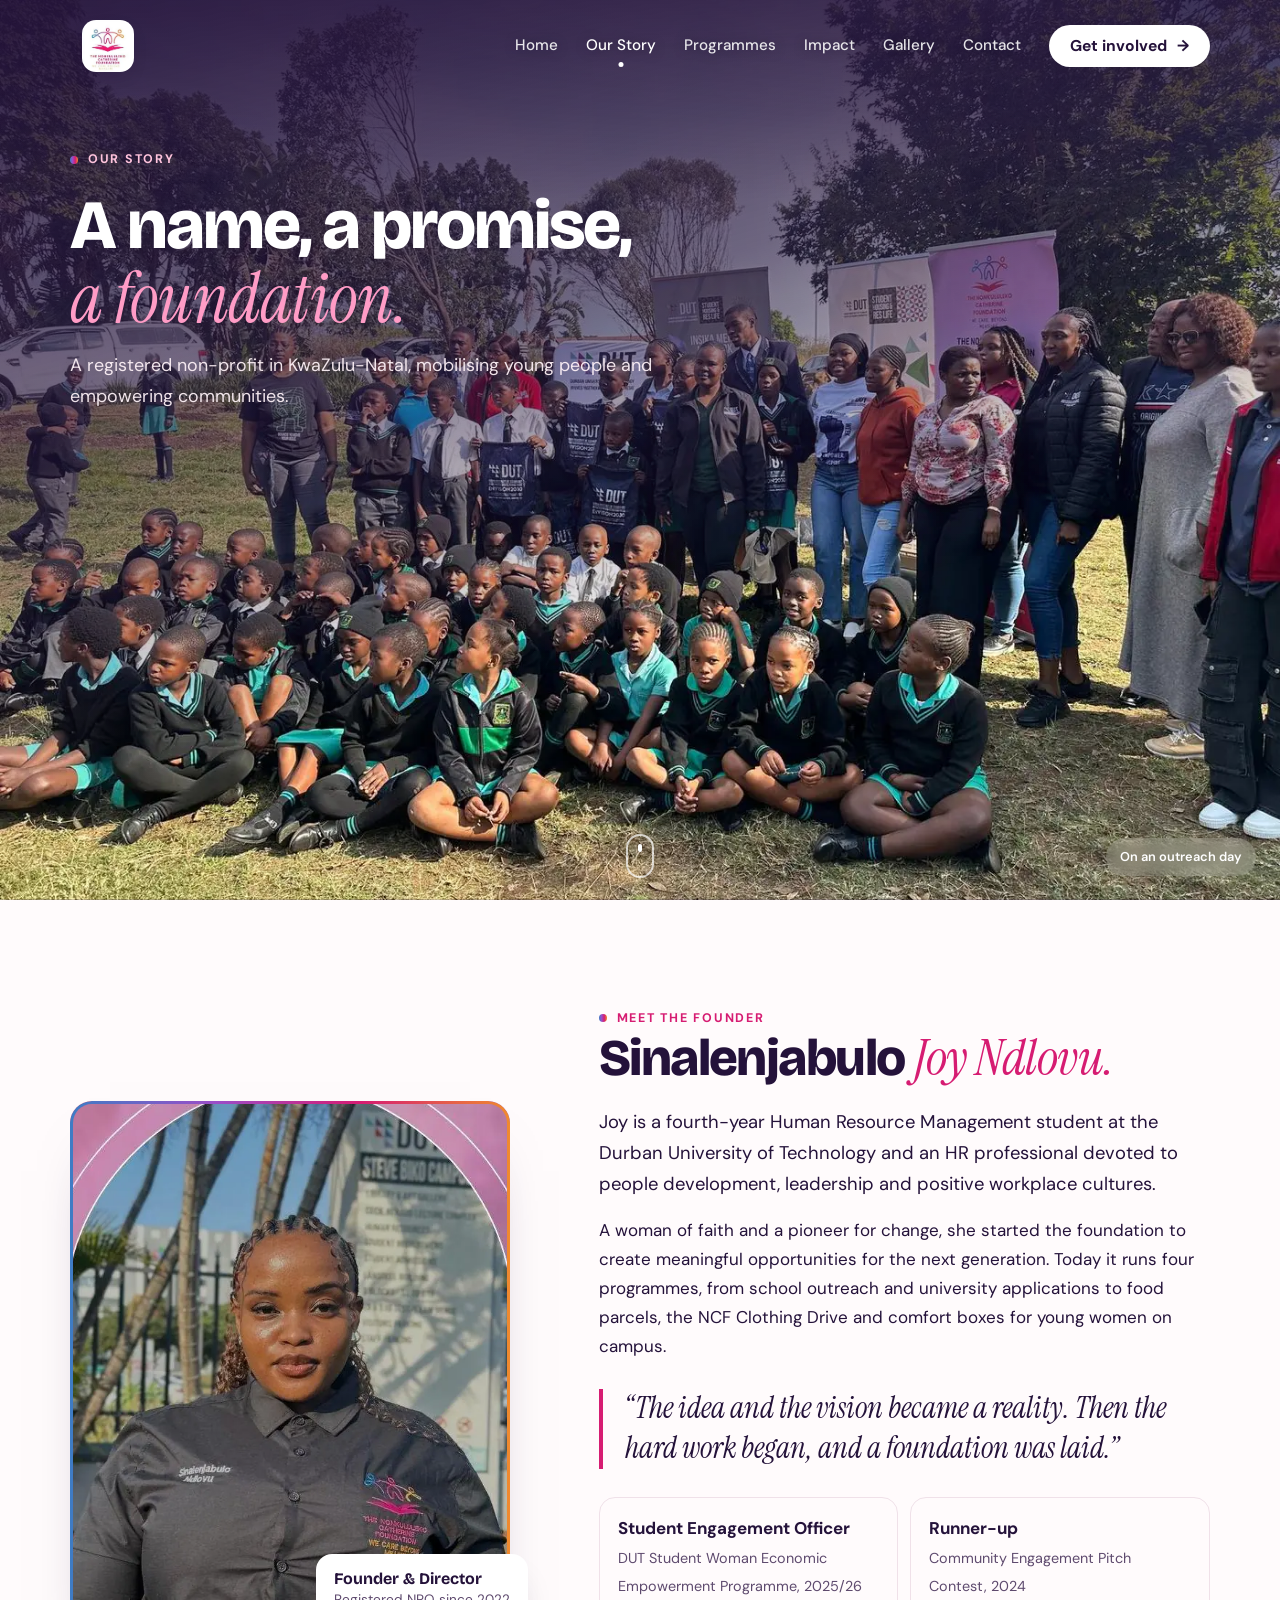
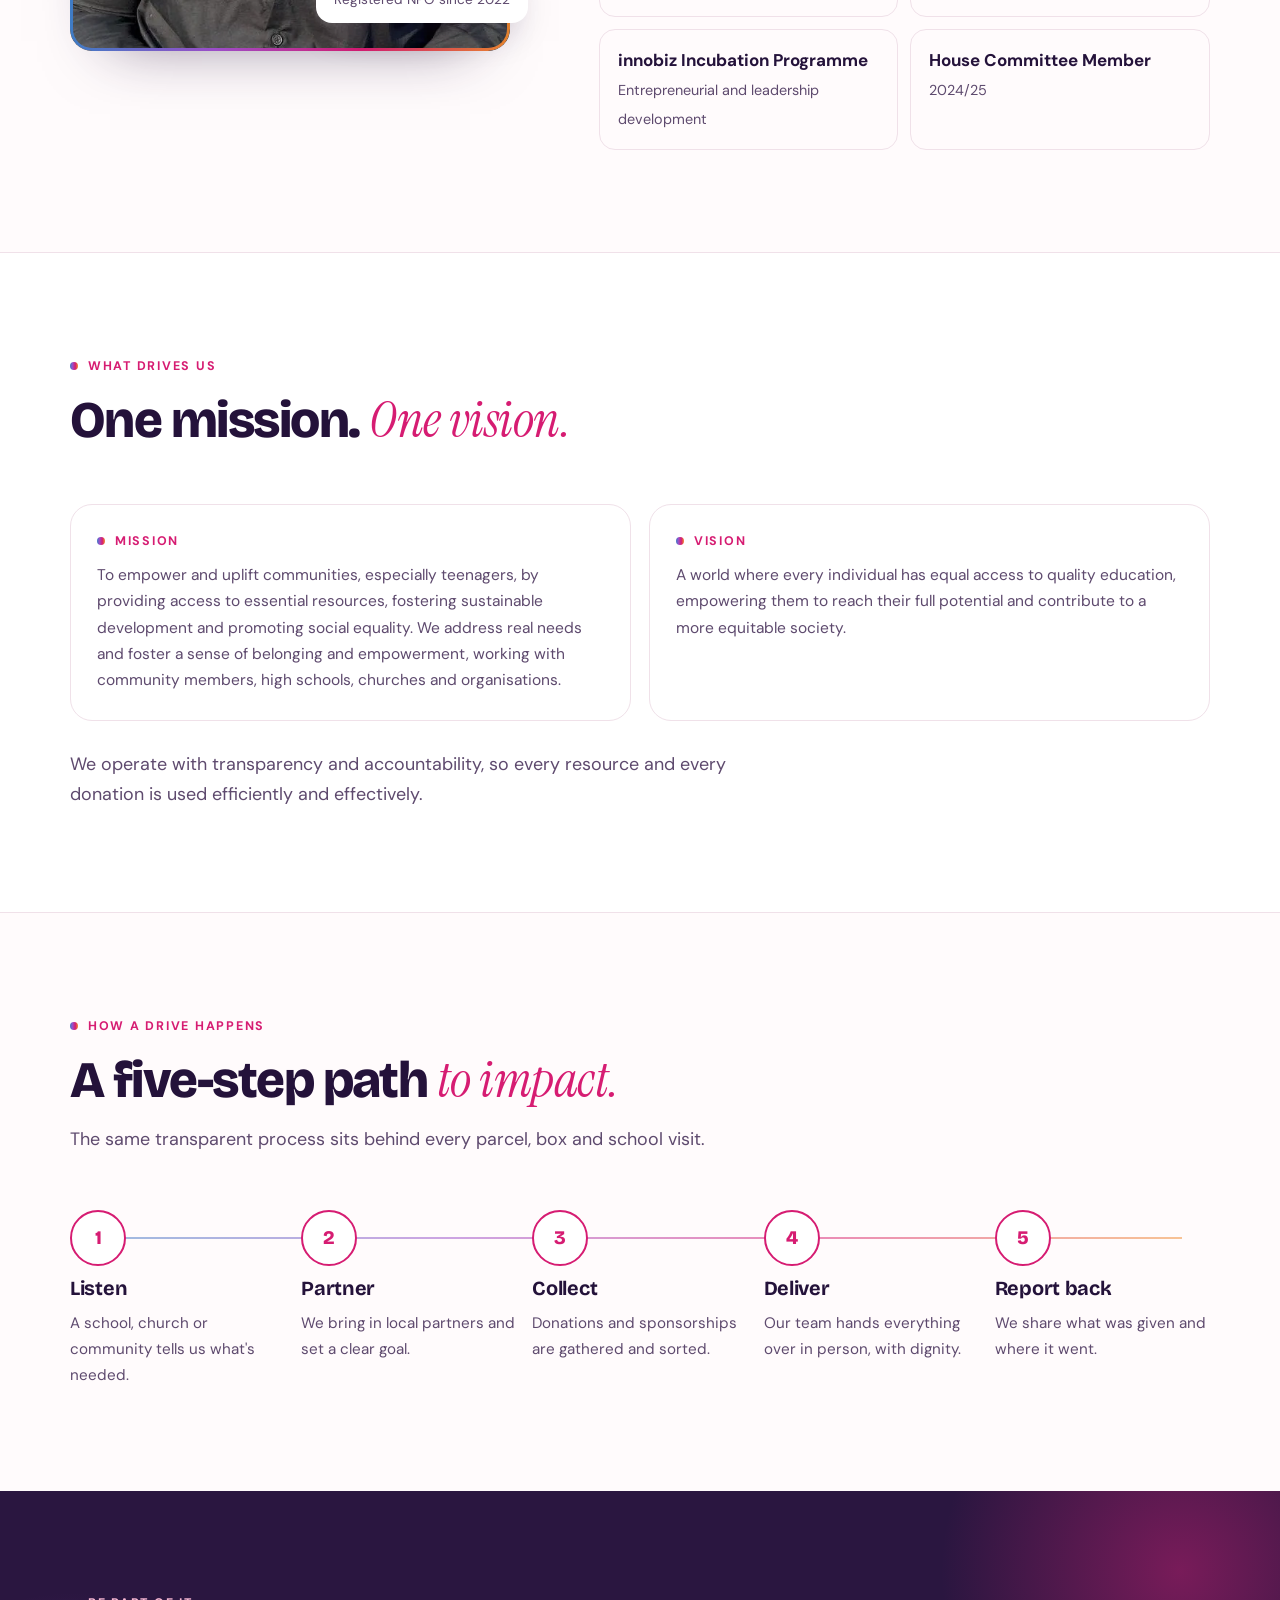
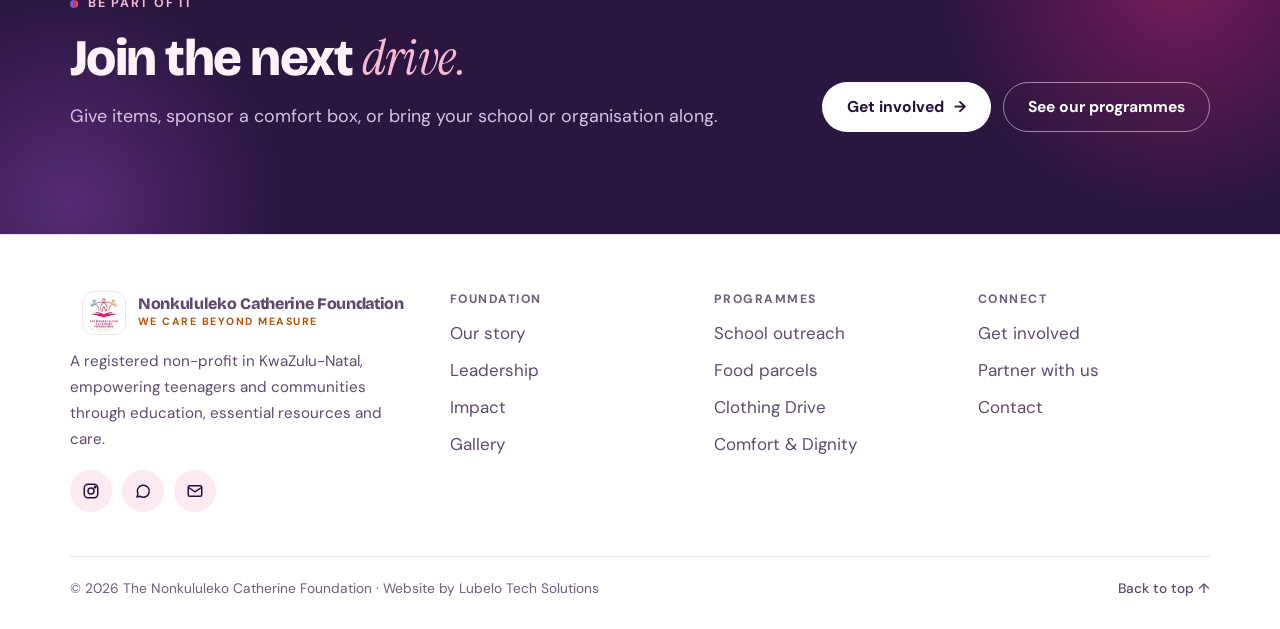
<file: about.html>
<!doctype html>
<html lang="en" class="no-js" data-theme="light">
<head>
<meta charset="utf-8">
<meta name="viewport" content="width=device-width, initial-scale=1, viewport-fit=cover">
<title>Our Story · Nonkululeko Catherine Foundation</title>
<meta name="description" content="Why the Nonkululeko Catherine Foundation exists, the founder behind it, our mission and vision, and how every drive happens.">
<meta name="robots" content="noindex, nofollow">
<meta name="theme-color" content="#FFFFFF">
<meta name="color-scheme" content="light">
<meta property="og:type" content="website">
<meta property="og:site_name" content="Nonkululeko Catherine Foundation">
<meta property="og:title" content="Our Story · Nonkululeko Catherine Foundation">
<meta property="og:description" content="Why the Nonkululeko Catherine Foundation exists, the founder behind it, our mission and vision, and how every drive happens.">
<meta property="og:image" content="images/founder.jpg">
<link rel="icon" href="images/logo.jpg">
<link rel="preconnect" href="https://fonts.googleapis.com">
<link rel="preconnect" href="https://fonts.gstatic.com" crossorigin>
<link rel="stylesheet" href="https://fonts.googleapis.com/css2?family=Bricolage+Grotesque:opsz,wght@12..96,600;12..96,700;12..96,800&family=DM+Sans:opsz,wght@9..40,400;9..40,500;9..40,700&family=Instrument+Serif:ital@0;1&display=swap">
<link rel="stylesheet" href="assets/css/site.css?v=5b458759">
<script>document.documentElement.classList.replace('no-js','js')</script>
<link rel="preload" as="image" type="image/webp" imagesrcset="images/hero-story-1000.webp 1000w, images/hero-story-1400.webp 1400w, images/hero-story.webp 2000w" imagesizes="100vw" fetchpriority="high">
</head>
<body>
<a class="skip" href="#main">Skip to content</a>
<header class="site-head">
  <div class="wrap nav">
    <a class="brand brand-logo" href="index.html" aria-label="Nonkululeko Catherine Foundation, home"><picture><source type="image/webp" srcset="images/logo.webp"><img src="images/logo.jpg" alt="Nonkululeko Catherine Foundation logo" width="56" height="56"></picture></a>
    <nav class="links" id="links" aria-label="Main">
      <a href="index.html">Home</a>
      <a href="about.html">Our Story</a>
      <a href="programmes.html">Programmes</a>
      <a href="impact.html">Impact</a>
      <a href="gallery.html">Gallery</a>
      <a href="contact.html">Contact</a>
      <a class="btn" href="get-involved.html">Get involved <span class="arr">→</span></a>
    </nav>
    <button id="menu-btn" type="button" aria-expanded="false" aria-controls="links" aria-label="Open menu"><span class="bars" aria-hidden="true"><i></i><i></i><i></i></span></button>
  </div>
</header>
<main id="main">
<section class="hero hero-top" style="--pos:50% 0%;--pos-m:62% 30%">
  <picture><source type="image/webp" srcset="images/hero-story-1000.webp 1000w, images/hero-story-1400.webp 1400w, images/hero-story.webp 2000w" sizes="100vw"><img class="hero-bg" src="images/hero-story.jpg" srcset="images/hero-story-1000.jpg 1000w, images/hero-story-1400.jpg 1400w, images/hero-story.jpg 2000w" sizes="100vw" alt="Learners in green and black uniforms with foundation volunteers and partners outdoors, in front of the foundation banner" width="2000" height="1500" fetchpriority="high" decoding="async"></picture>
  <div class="wrap hero-inner">
    <div class="hero-copy">
      <span class="eyebrow">Our story</span>
      <h1>A name, a promise, <i>a foundation.</i></h1>
      <p class="lede">A registered non-profit in KwaZulu-Natal, mobilising young people and empowering communities.</p>
    </div>
  </div>
  <span class="hero-tag">On an outreach day</span>
  <a class="hero-cue" href="#founder" aria-label="Scroll to content"><span></span></a>
</section>

<section id="founder">
  <div class="wrap founder">
    <div class="f-photo reveal">
      <figure class="photo ring">
        <picture><source type="image/webp" srcset="images/founder.webp"><img src="images/founder.jpg" alt="Sinalenjabulo Joy Ndlovu, founder and director of the foundation" width="606" height="758" decoding="async" loading="lazy"></picture>
      </figure>
      <span class="f-badge"><b>Founder &amp; Director</b>Registered NPO since 2022</span>
    </div>
    <div class="f-copy reveal">
      <span class="eyebrow">Meet the founder</span>
      <h2>Sinalenjabulo <i>Joy Ndlovu.</i></h2>
      <p class="f-lead">Joy is a fourth-year Human Resource Management student at the Durban University of Technology and an HR professional devoted to people development, leadership and positive workplace cultures.</p>
      <p>A woman of faith and a pioneer for change, she started the foundation to create meaningful opportunities for the next generation. Today it runs four programmes, from school outreach and university applications to food parcels, the NCF Clothing Drive and comfort boxes for young women on campus.</p>
      <blockquote class="quote">“The idea and the vision became a reality. Then the hard work began, and a foundation was laid.”</blockquote>
      <div class="creds">
        <div class="cred"><b>Student Engagement Officer</b><span>DUT Student Woman Economic Empowerment Programme, 2025/26</span></div>
        <div class="cred"><b>Runner-up</b><span>Community Engagement Pitch Contest, 2024</span></div>
        <div class="cred"><b>innobiz Incubation Programme</b><span>Entrepreneurial and leadership development</span></div>
        <div class="cred"><b>House Committee Member</b><span>2024/25</span></div>
      </div>
    </div>
  </div>
</section>

<section class="tinted">
  <div class="wrap">
    <div class="head reveal">
      <span class="eyebrow">What drives us</span>
      <h2>One mission. <i>One vision.</i></h2>
    </div>
    <div class="grid g2">
      <div class="card reveal">
        <span class="eyebrow">Mission</span>
        <p>To empower and uplift communities, especially teenagers, by providing access to essential resources, fostering sustainable development and promoting social equality. We address real needs and foster a sense of belonging and empowerment, working with community members, high schools, churches and organisations.</p>
      </div>
      <div class="card reveal">
        <span class="eyebrow">Vision</span>
        <p>A world where every individual has equal access to quality education, empowering them to reach their full potential and contribute to a more equitable society.</p>
      </div>
    </div>
    <p class="lede reveal" style="margin-top:28px">We operate with transparency and accountability, so every resource and every donation is used efficiently and effectively.</p>
  </div>
</section>

<section id="how">
  <div class="wrap">
    <div class="head reveal">
      <span class="eyebrow">How a drive happens</span>
      <h2>A five-step path <i>to impact.</i></h2>
      <p class="lede">The same transparent process sits behind every parcel, box and school visit.</p>
    </div>
    <div class="steps reveal">
      <div class="step"><span class="dot">1</span><h3>Listen</h3><p>A school, church or community tells us what's needed.</p></div>
      <div class="step"><span class="dot">2</span><h3>Partner</h3><p>We bring in local partners and set a clear goal.</p></div>
      <div class="step"><span class="dot">3</span><h3>Collect</h3><p>Donations and sponsorships are gathered and sorted.</p></div>
      <div class="step"><span class="dot">4</span><h3>Deliver</h3><p>Our team hands everything over in person, with dignity.</p></div>
      <div class="step"><span class="dot">5</span><h3>Report back</h3><p>We share what was given and where it went.</p></div>
    </div>
  </div>
</section>

<section class="band">
  <div class="wrap cta-box">
    <div class="head reveal" style="margin:0">
      <span class="eyebrow">Be part of it</span>
      <h2>Join the next <i>drive.</i></h2>
      <p class="lede">Give items, sponsor a comfort box, or bring your school or organisation along.</p>
    </div>
    <div class="cta-row reveal">
      <a class="btn btn-light" href="get-involved.html">Get involved <span class="arr">→</span></a>
      <a class="btn btn-ghost" href="programmes.html">See our programmes</a>
    </div>
  </div>
</section>
</main>
<footer>
  <div class="wrap">
    <div class="f-top">
      <div class="f-about">
        <a class="brand" href="index.html"><picture><source type="image/webp" srcset="images/logo.webp"><img src="images/logo.jpg" alt="Nonkululeko Catherine Foundation logo" width="44" height="44" loading="lazy" decoding="async"></picture><span><b>Nonkululeko Catherine Foundation</b><small>We care beyond measure</small></span></a>
        <p>A registered non-profit in KwaZulu-Natal, empowering teenagers and communities through education, essential resources and care.</p>
        <div class="social">
          <a href="https://www.instagram.com/official_ncf/" target="_blank" rel="noopener" aria-label="Instagram"><svg width="18" height="18" viewBox="0 0 24 24" fill="none" stroke="currentColor" stroke-width="2" aria-hidden="true"><rect x="3" y="3" width="18" height="18" rx="5"/><circle cx="12" cy="12" r="4"/><circle cx="17.5" cy="6.5" r="1" fill="currentColor"/></svg></a>
          <a href="https://wa.me/27815161673" target="_blank" rel="noopener" aria-label="WhatsApp"><svg width="18" height="18" viewBox="0 0 24 24" fill="none" stroke="currentColor" stroke-width="2" stroke-linejoin="round" aria-hidden="true"><path d="M4 20l1.3-3.9A8 8 0 1 1 8 19l-4 1Z"/></svg></a>
          <a href="mailto:thenonkululekofoundation@gmail.com" aria-label="Email"><svg width="18" height="18" viewBox="0 0 24 24" fill="none" stroke="currentColor" stroke-width="2" aria-hidden="true"><rect x="3" y="5" width="18" height="14" rx="2"/><path d="m3 7 9 6 9-6"/></svg></a>
        </div>
      </div>
      <div><h4>Foundation</h4><ul><li><a href="about.html">Our story</a></li><li><a href="about.html#founder">Leadership</a></li><li><a href="impact.html">Impact</a></li><li><a href="gallery.html">Gallery</a></li></ul></div>
      <div><h4>Programmes</h4><ul><li><a href="programmes.html#outreach">School outreach</a></li><li><a href="programmes.html#parcels">Food parcels</a></li><li><a href="programmes.html#clothing">Clothing Drive</a></li><li><a href="programmes.html#dignity">Comfort &amp; Dignity</a></li></ul></div>
      <div><h4>Connect</h4><ul><li><a href="get-involved.html">Get involved</a></li><li><a href="get-involved.html#partner">Partner with us</a></li><li><a href="contact.html">Contact</a></li></ul></div>
    </div>
    <div class="f-bot"><span>© <span id="yr">2026</span> The Nonkululeko Catherine Foundation · Website by Lubelo Tech Solutions</span><a href="#main">Back to top ↑</a></div>
  </div>
</footer>
<script src="assets/js/site.js?v=3c118ace"></script>
</body>
</html>
</file>
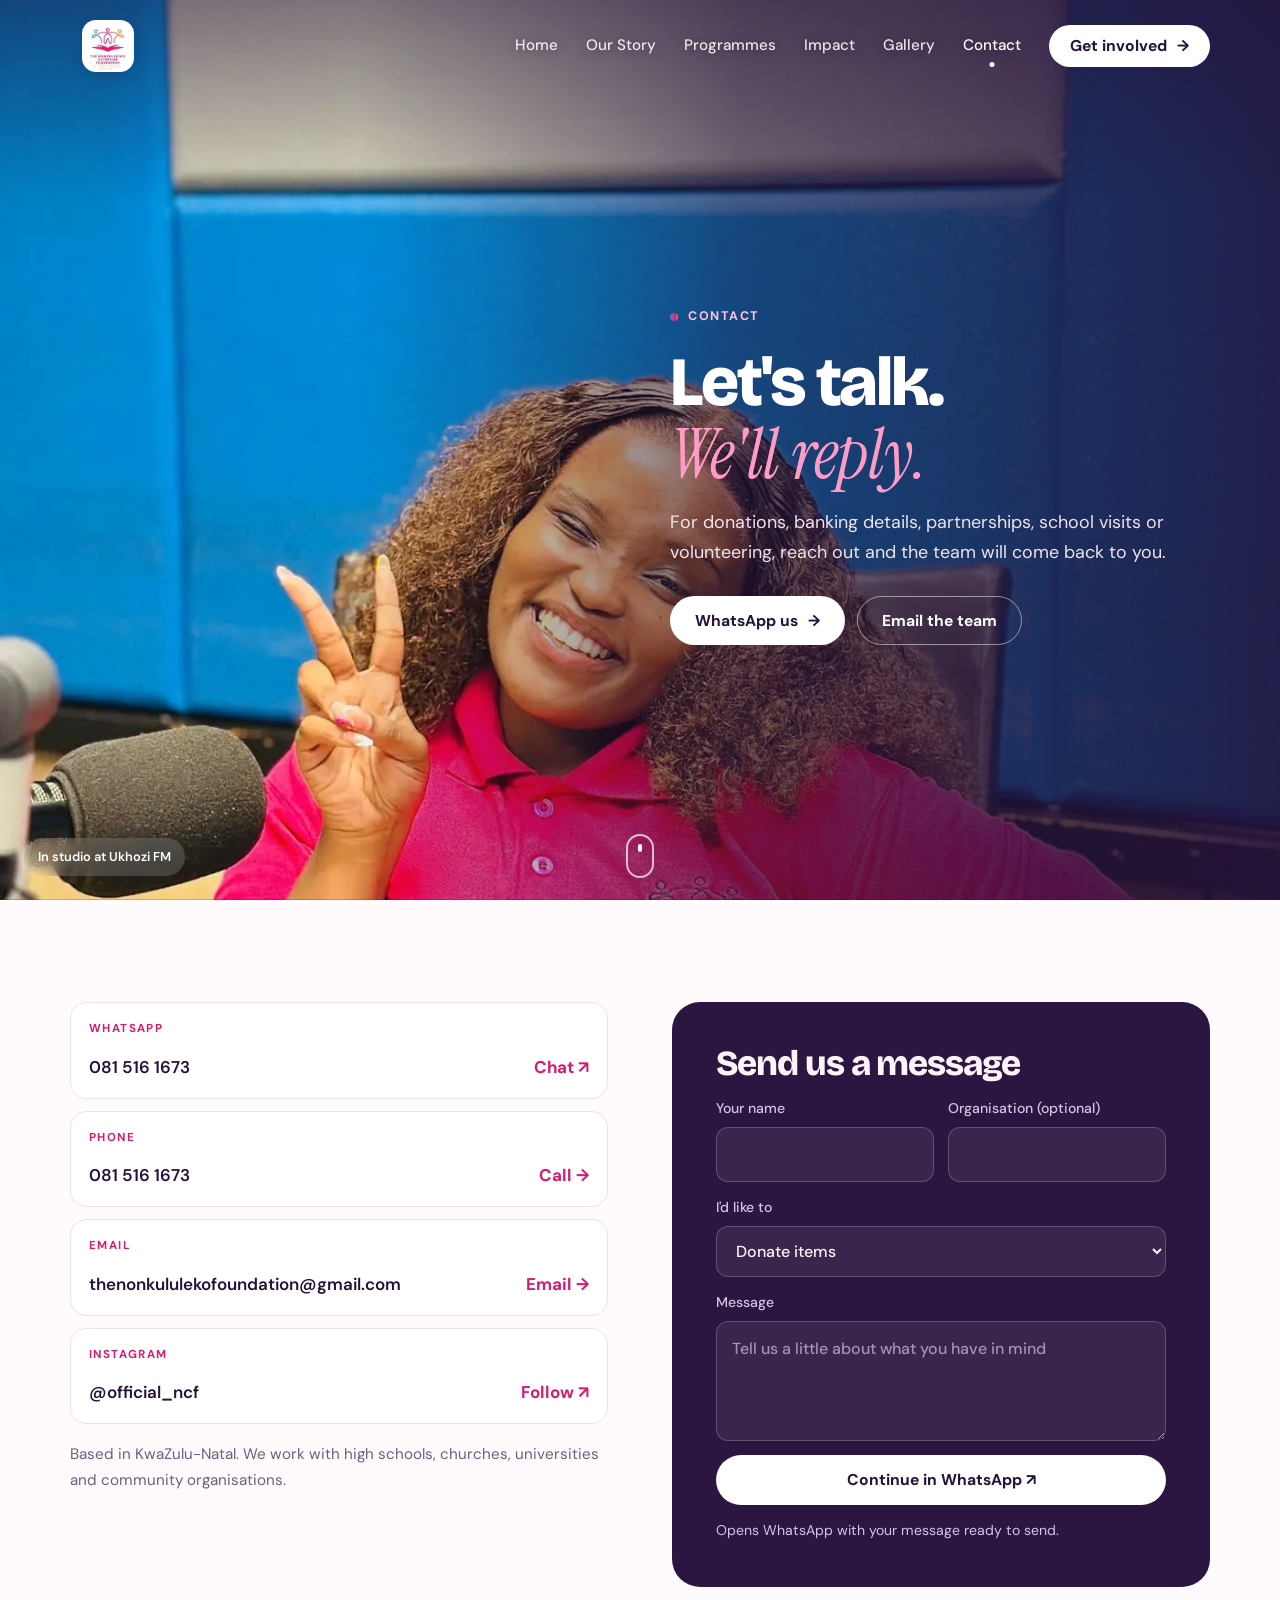
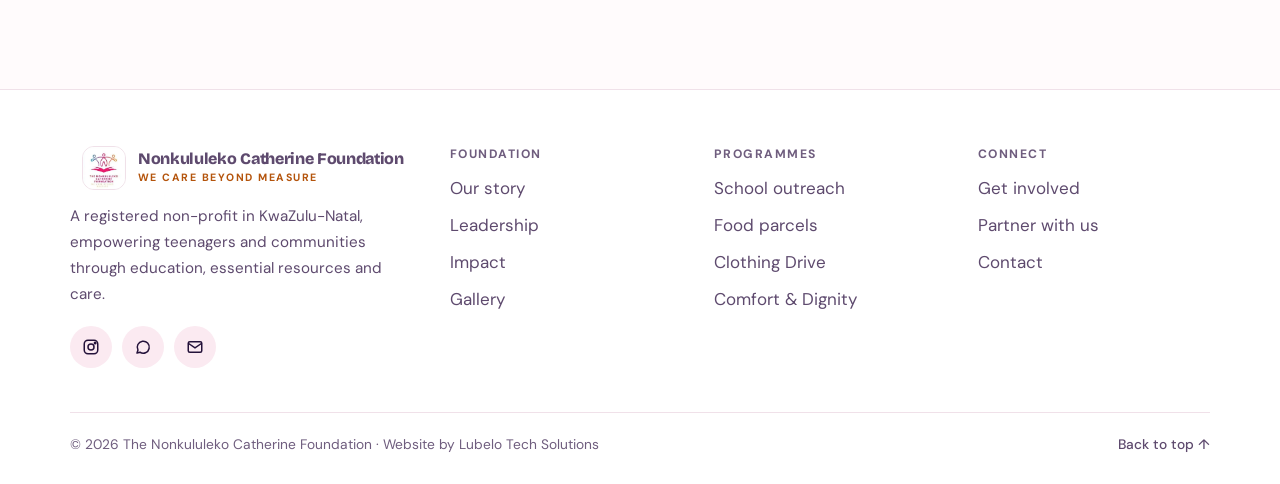
<file: contact.html>
<!doctype html>
<html lang="en" class="no-js" data-theme="light">
<head>
<meta charset="utf-8">
<meta name="viewport" content="width=device-width, initial-scale=1, viewport-fit=cover">
<title>Contact · Nonkululeko Catherine Foundation</title>
<meta name="description" content="Contact the Nonkululeko Catherine Foundation by WhatsApp, phone, email or Instagram to donate, volunteer, partner or ask for support.">
<meta name="robots" content="noindex, nofollow">
<meta name="theme-color" content="#FFFFFF">
<meta name="color-scheme" content="light">
<meta property="og:type" content="website">
<meta property="og:site_name" content="Nonkululeko Catherine Foundation">
<meta property="og:title" content="Contact · Nonkululeko Catherine Foundation">
<meta property="og:description" content="Contact the Nonkululeko Catherine Foundation by WhatsApp, phone, email or Instagram to donate, volunteer, partner or ask for support.">
<meta property="og:image" content="images/founder.jpg">
<link rel="icon" href="images/logo.jpg">
<link rel="preconnect" href="https://fonts.googleapis.com">
<link rel="preconnect" href="https://fonts.gstatic.com" crossorigin>
<link rel="stylesheet" href="https://fonts.googleapis.com/css2?family=Bricolage+Grotesque:opsz,wght@12..96,600;12..96,700;12..96,800&family=DM+Sans:opsz,wght@9..40,400;9..40,500;9..40,700&family=Instrument+Serif:ital@0;1&display=swap">
<link rel="stylesheet" href="assets/css/site.css?v=5b458759">
<script>document.documentElement.classList.replace('no-js','js')</script>
</head>
<body>
<a class="skip" href="#main">Skip to content</a>
<header class="site-head">
  <div class="wrap nav">
    <a class="brand brand-logo" href="index.html" aria-label="Nonkululeko Catherine Foundation, home"><picture><source type="image/webp" srcset="images/logo.webp"><img src="images/logo.jpg" alt="Nonkululeko Catherine Foundation logo" width="56" height="56"></picture></a>
    <nav class="links" id="links" aria-label="Main">
      <a href="index.html">Home</a>
      <a href="about.html">Our Story</a>
      <a href="programmes.html">Programmes</a>
      <a href="impact.html">Impact</a>
      <a href="gallery.html">Gallery</a>
      <a href="contact.html">Contact</a>
      <a class="btn" href="get-involved.html">Get involved <span class="arr">→</span></a>
    </nav>
    <button id="menu-btn" type="button" aria-expanded="false" aria-controls="links" aria-label="Open menu"><span class="bars" aria-hidden="true"><i></i><i></i><i></i></span></button>
  </div>
</header>
<main id="main">
<section class="hero hero-right" style="--pos:50% 45%;--pos-m:30% 0%">
  <picture><source media="(max-width:700px)" type="image/webp" srcset="images/hero-contact-m.webp"><source media="(max-width:700px)" srcset="images/hero-contact-m.jpg"><source type="image/webp" srcset="images/hero-contact-1000.webp 1000w, images/hero-contact-1400.webp 1400w, images/hero-contact.webp 2000w" sizes="100vw"><img class="hero-bg" src="images/hero-contact.jpg" srcset="images/hero-contact-1000.jpg 1000w, images/hero-contact-1400.jpg 1400w, images/hero-contact.jpg 2000w" sizes="100vw" alt="A smiling foundation team member in a pink shirt making a peace sign at a radio studio microphone" width="2000" height="2667" fetchpriority="high" decoding="async"></picture>
  <div class="wrap hero-inner">
    <div class="hero-copy">
      <span class="eyebrow">Contact</span>
      <h1>Let's talk. <i>We'll reply.</i></h1>
      <p class="lede">For donations, banking details, partnerships, school visits or volunteering, reach out and the team will come back to you.</p>
      <div class="cta-row">
        <a class="btn btn-light" href="https://wa.me/27815161673" target="_blank" rel="noopener">WhatsApp us <span class="arr">→</span></a>
        <a class="btn btn-ghost" href="mailto:thenonkululekofoundation@gmail.com">Email the team</a>
      </div>
    </div>
  </div>
  <span class="hero-tag">In studio at Ukhozi FM</span>
  <a class="hero-cue" href="#after-hero" aria-label="Scroll to content"><span></span></a>
</section>

<section id="after-hero">
  <div class="wrap split" style="align-items:start">
    <div class="copy reveal">
      <div class="c-list">
        <a class="c-item" href="https://wa.me/27815161673" target="_blank" rel="noopener"><span class="lbl">WhatsApp</span><span class="val">081 516 1673</span><span class="more">Chat ↗</span></a>
        <a class="c-item" href="tel:+27815161673"><span class="lbl">Phone</span><span class="val">081 516 1673</span><span class="more">Call →</span></a>
        <a class="c-item" href="mailto:thenonkululekofoundation@gmail.com"><span class="lbl">Email</span><span class="val">thenonkululekofoundation@gmail.com</span><span class="more">Email →</span></a>
        <a class="c-item" href="https://www.instagram.com/official_ncf/" target="_blank" rel="noopener"><span class="lbl">Instagram</span><span class="val">@official_ncf</span><span class="more">Follow ↗</span></a>
      </div>
      <p style="color:var(--mute);font-size:.95rem">Based in KwaZulu-Natal. We work with high schools, churches, universities and community organisations.</p>
    </div>
    <div class="form-card reveal">
      <form data-wa="27815161673" novalidate>
        <h2>Send us a message</h2>
        <div class="row2">
          <label>Your name<input id="f-name" name="name" autocomplete="name" required></label>
          <label>Organisation (optional)<input id="f-org" name="org" autocomplete="organization"></label>
        </div>
        <label>I'd like to
          <select id="topic" name="topic">
            <option value="donate">Donate items</option>
            <option value="sponsor">Sponsor a comfort box</option>
            <option value="school">Bring the foundation to my school</option>
            <option value="partner">Partner as an organisation</option>
            <option value="volunteer">Volunteer</option>
            <option value="support">Ask for support</option>
          </select>
        </label>
        <label>Message<textarea id="f-msg" name="message" placeholder="Tell us a little about what you have in mind"></textarea></label>
        <button class="btn btn-light" type="submit">Continue in WhatsApp ↗</button>
        <p class="note" id="f-note" aria-live="polite">Opens WhatsApp with your message ready to send.</p>
      </form>
    </div>
  </div>
</section>
</main>
<footer>
  <div class="wrap">
    <div class="f-top">
      <div class="f-about">
        <a class="brand" href="index.html"><picture><source type="image/webp" srcset="images/logo.webp"><img src="images/logo.jpg" alt="Nonkululeko Catherine Foundation logo" width="44" height="44" loading="lazy" decoding="async"></picture><span><b>Nonkululeko Catherine Foundation</b><small>We care beyond measure</small></span></a>
        <p>A registered non-profit in KwaZulu-Natal, empowering teenagers and communities through education, essential resources and care.</p>
        <div class="social">
          <a href="https://www.instagram.com/official_ncf/" target="_blank" rel="noopener" aria-label="Instagram"><svg width="18" height="18" viewBox="0 0 24 24" fill="none" stroke="currentColor" stroke-width="2" aria-hidden="true"><rect x="3" y="3" width="18" height="18" rx="5"/><circle cx="12" cy="12" r="4"/><circle cx="17.5" cy="6.5" r="1" fill="currentColor"/></svg></a>
          <a href="https://wa.me/27815161673" target="_blank" rel="noopener" aria-label="WhatsApp"><svg width="18" height="18" viewBox="0 0 24 24" fill="none" stroke="currentColor" stroke-width="2" stroke-linejoin="round" aria-hidden="true"><path d="M4 20l1.3-3.9A8 8 0 1 1 8 19l-4 1Z"/></svg></a>
          <a href="mailto:thenonkululekofoundation@gmail.com" aria-label="Email"><svg width="18" height="18" viewBox="0 0 24 24" fill="none" stroke="currentColor" stroke-width="2" aria-hidden="true"><rect x="3" y="5" width="18" height="14" rx="2"/><path d="m3 7 9 6 9-6"/></svg></a>
        </div>
      </div>
      <div><h4>Foundation</h4><ul><li><a href="about.html">Our story</a></li><li><a href="about.html#founder">Leadership</a></li><li><a href="impact.html">Impact</a></li><li><a href="gallery.html">Gallery</a></li></ul></div>
      <div><h4>Programmes</h4><ul><li><a href="programmes.html#outreach">School outreach</a></li><li><a href="programmes.html#parcels">Food parcels</a></li><li><a href="programmes.html#clothing">Clothing Drive</a></li><li><a href="programmes.html#dignity">Comfort &amp; Dignity</a></li></ul></div>
      <div><h4>Connect</h4><ul><li><a href="get-involved.html">Get involved</a></li><li><a href="get-involved.html#partner">Partner with us</a></li><li><a href="contact.html">Contact</a></li></ul></div>
    </div>
    <div class="f-bot"><span>© <span id="yr">2026</span> The Nonkululeko Catherine Foundation · Website by Lubelo Tech Solutions</span><a href="#main">Back to top ↑</a></div>
  </div>
</footer>
<script src="assets/js/site.js?v=3c118ace"></script>
</body>
</html>
</file>
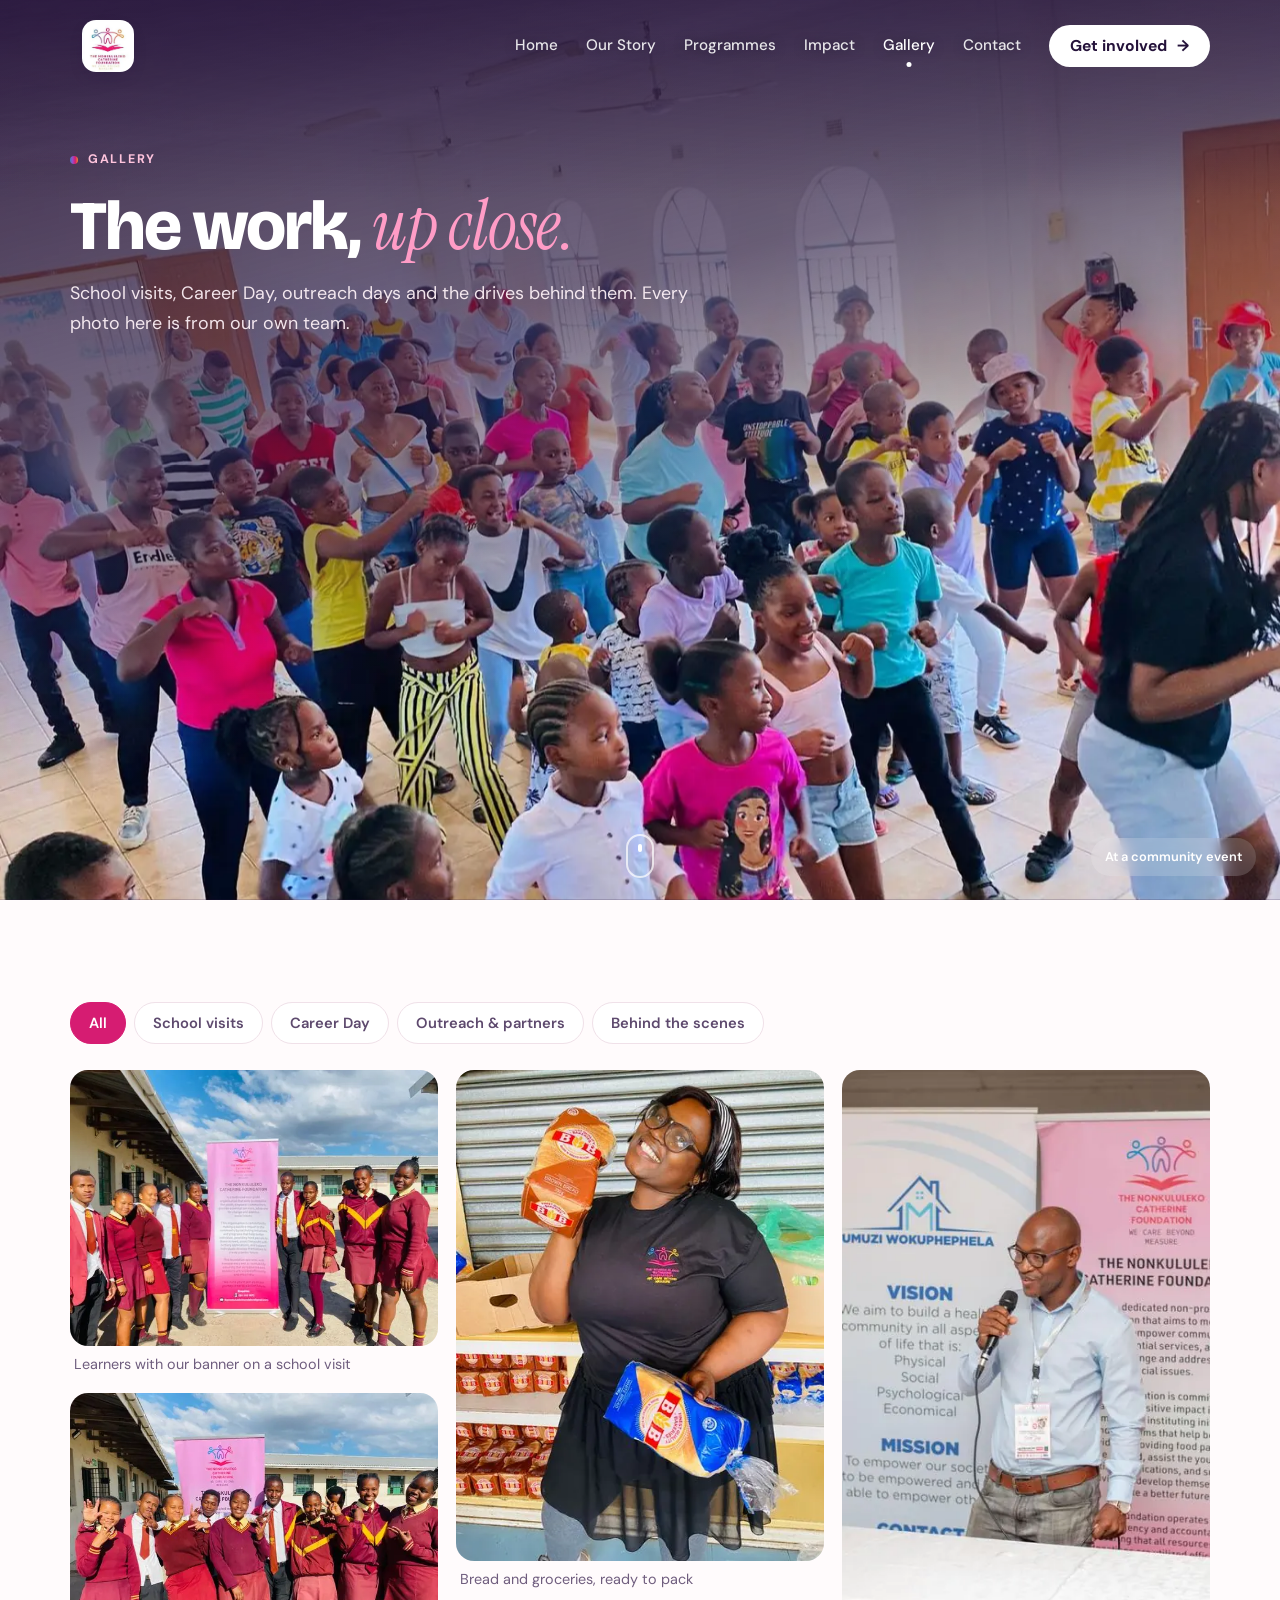
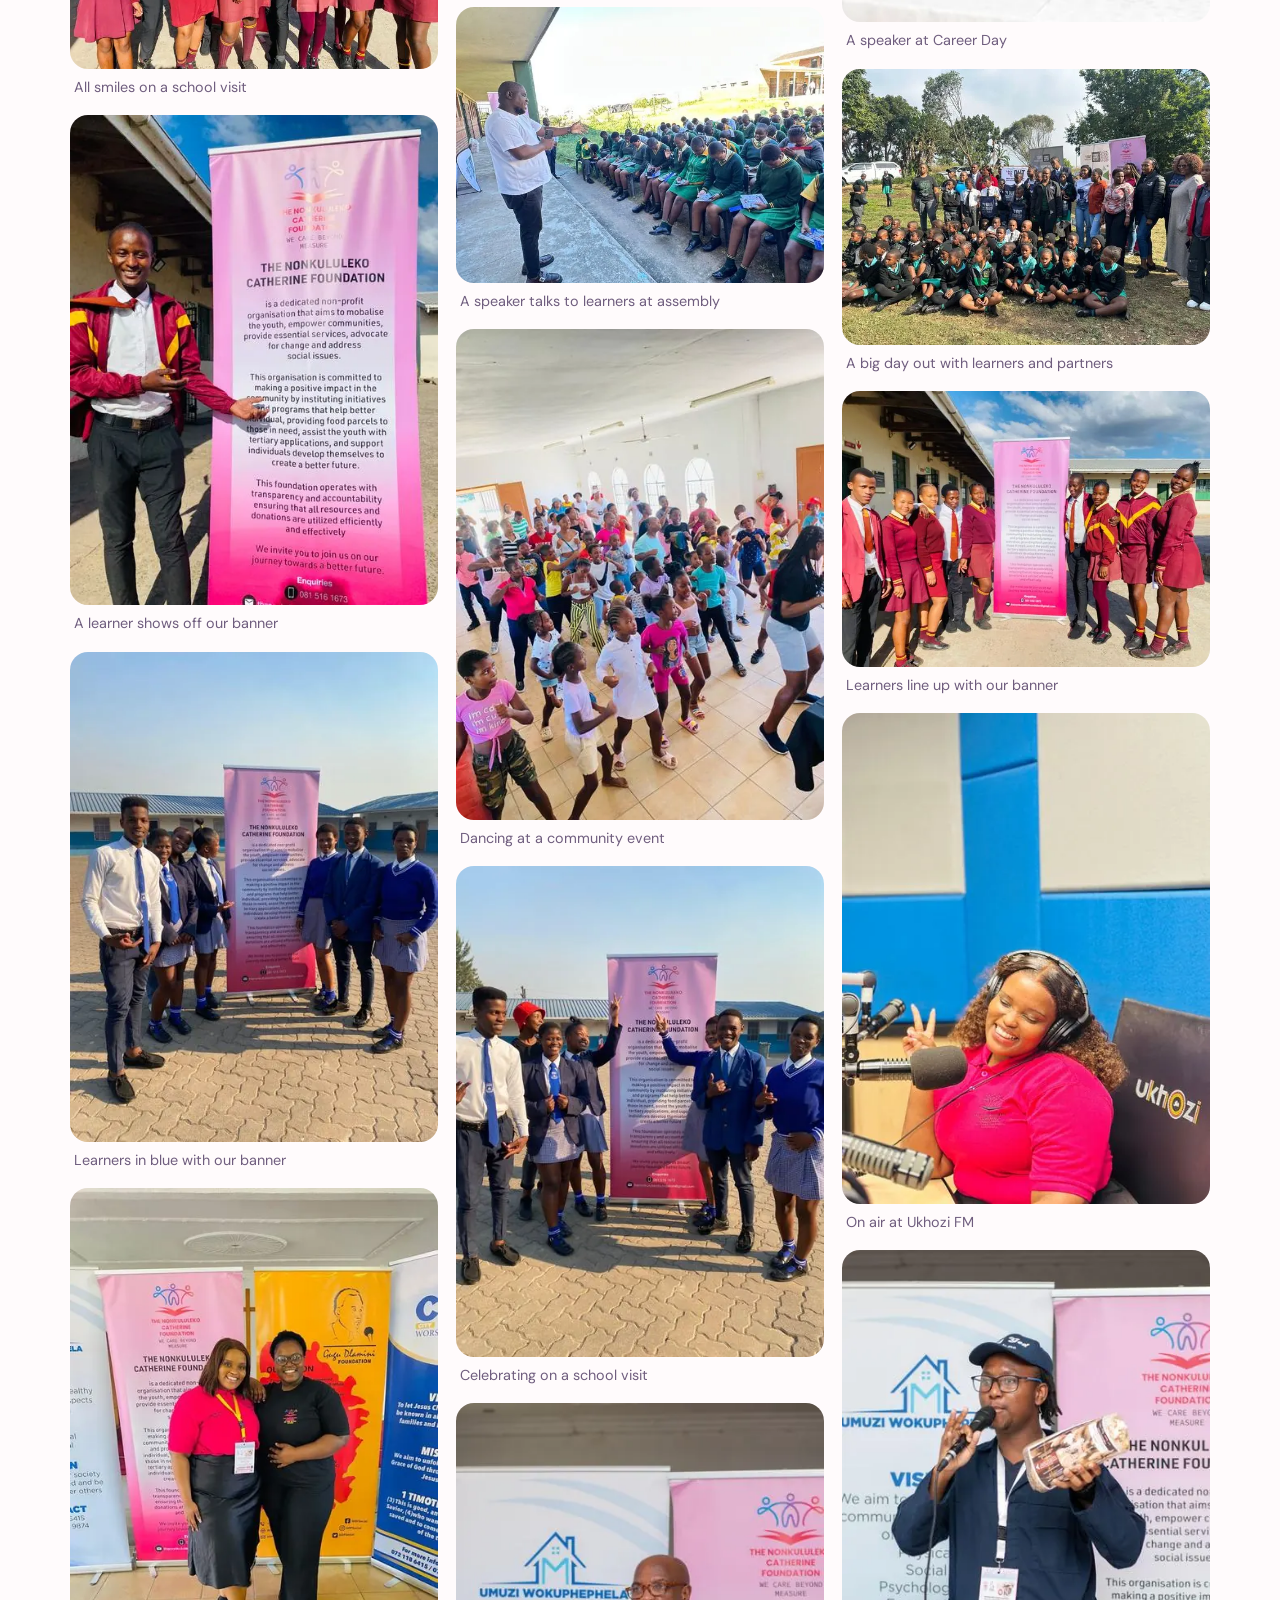
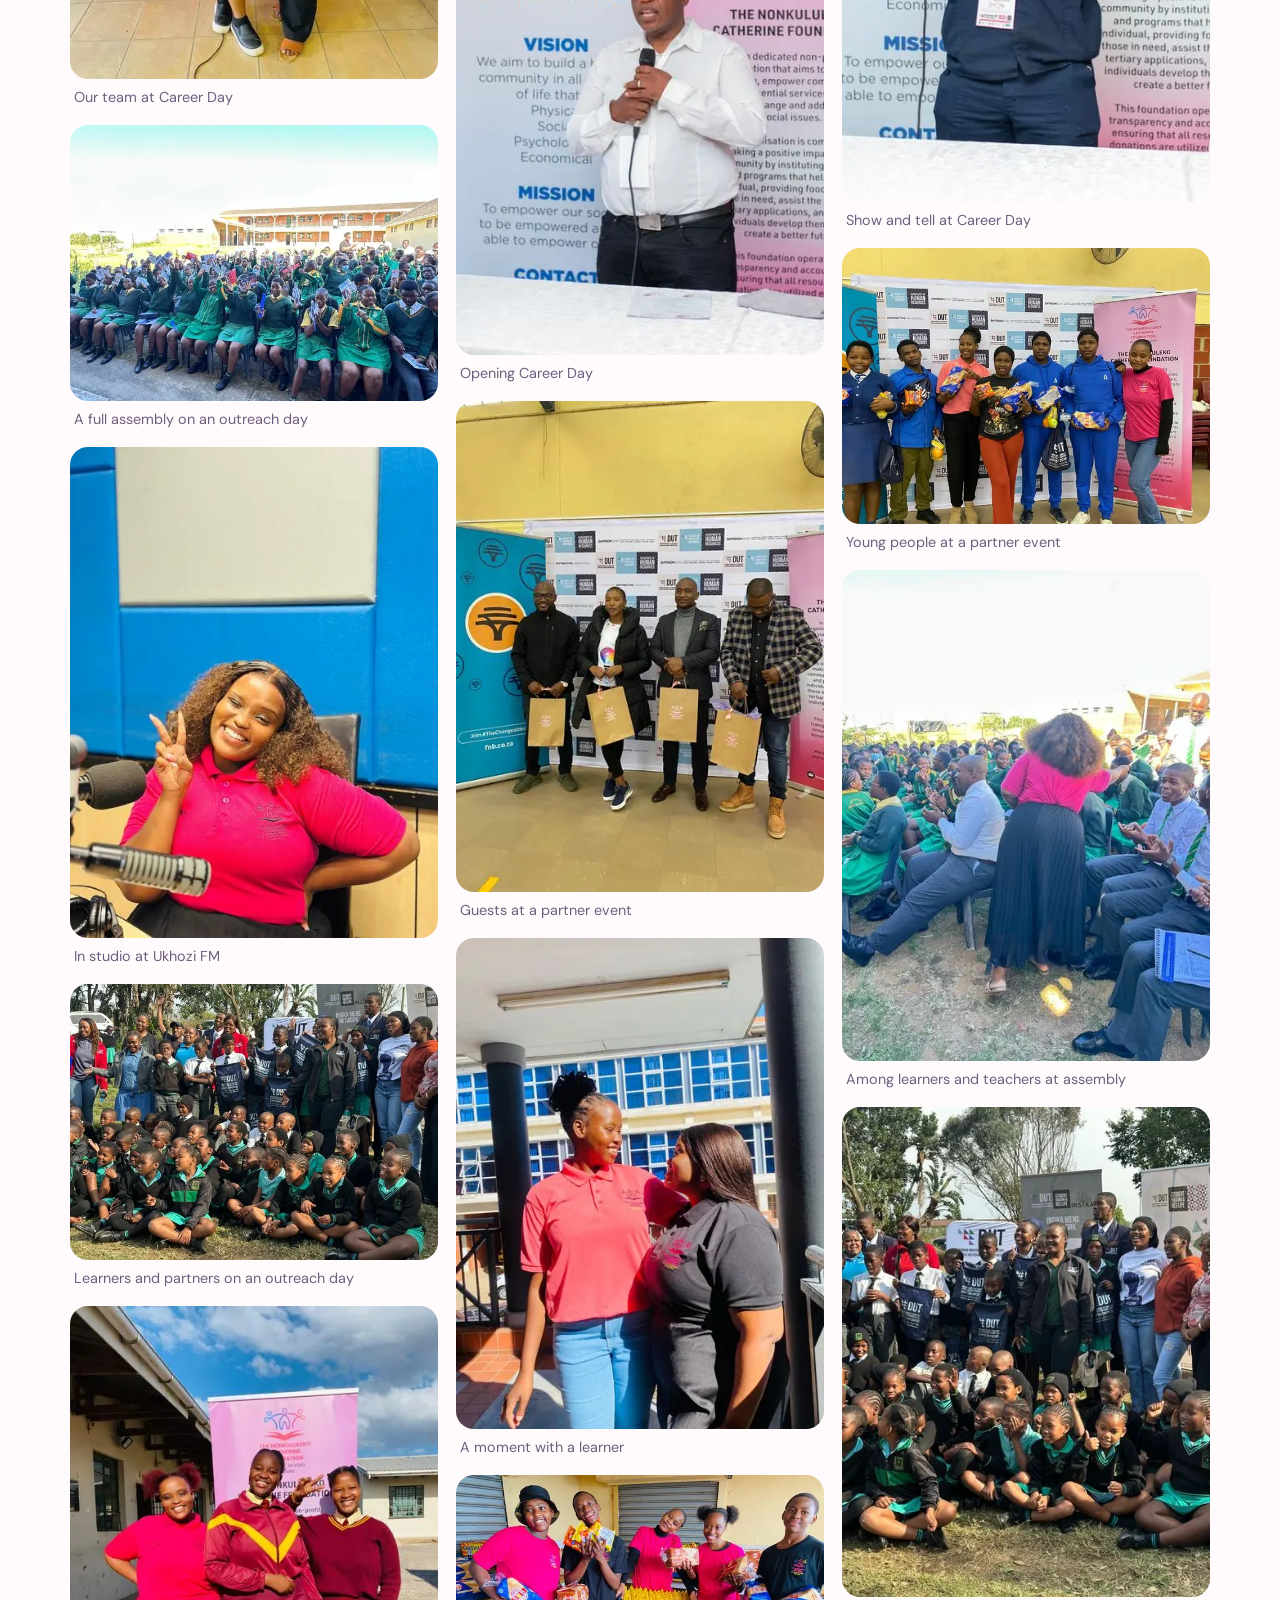
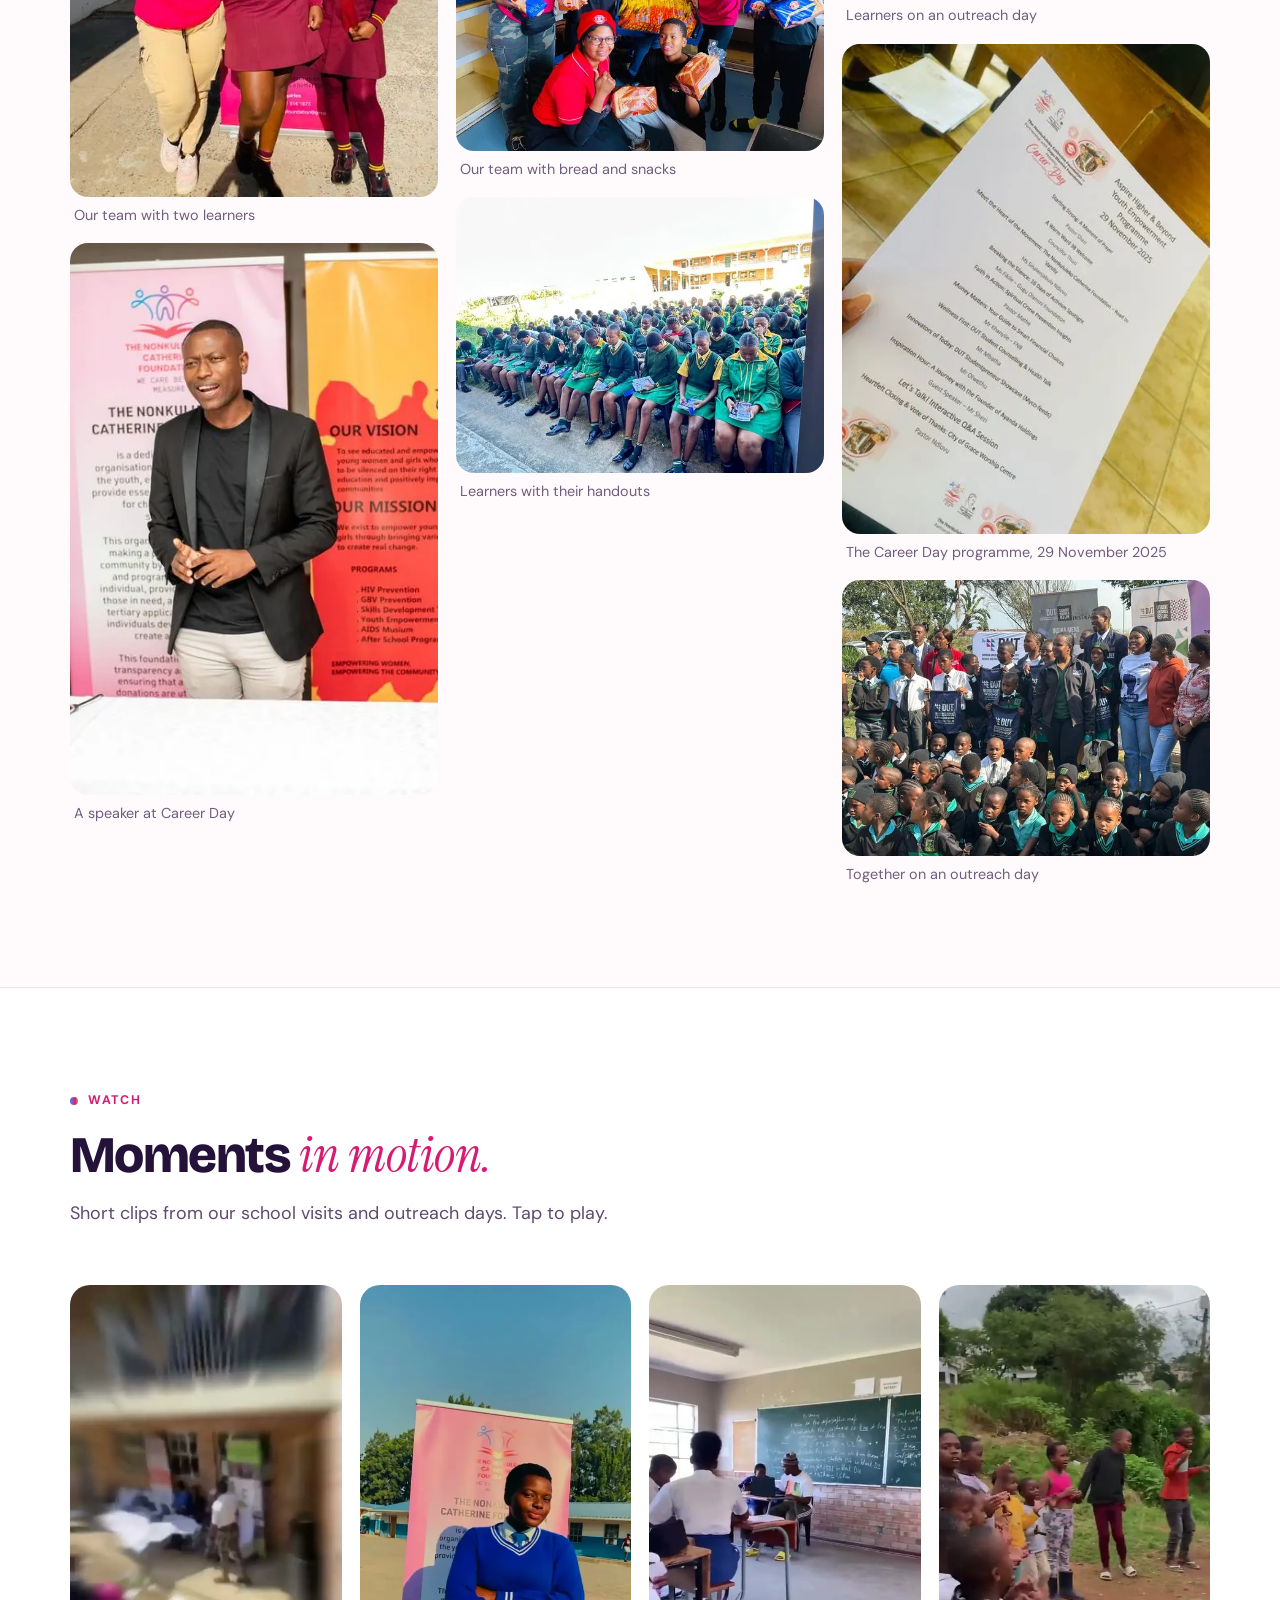
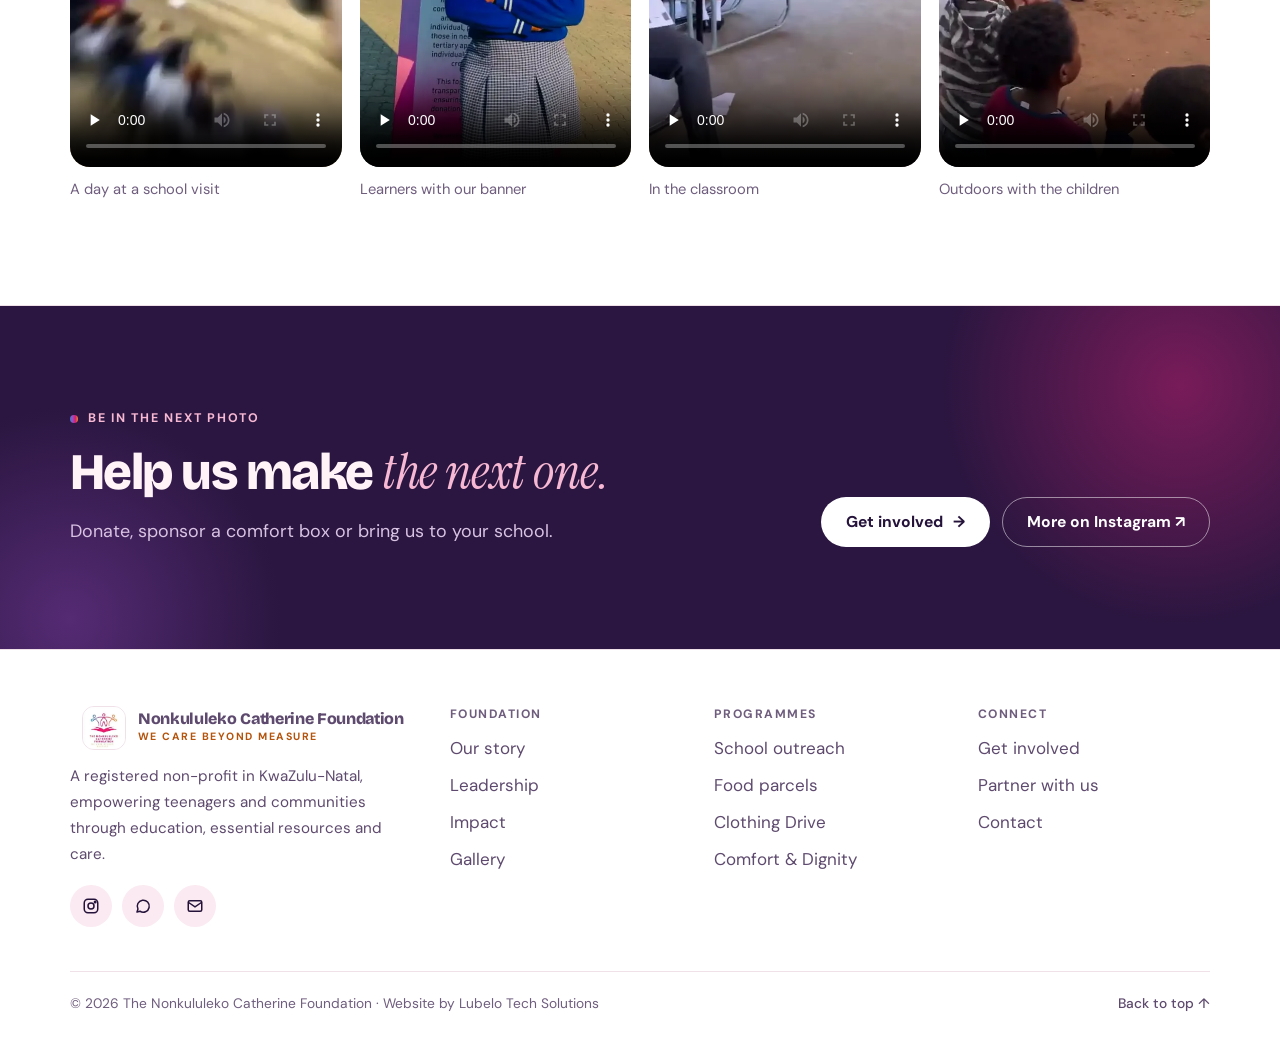
<file: gallery.html>
<!doctype html>
<html lang="en" class="no-js" data-theme="light">
<head>
<meta charset="utf-8">
<meta name="viewport" content="width=device-width, initial-scale=1, viewport-fit=cover">
<title>Gallery · Nonkululeko Catherine Foundation</title>
<meta name="description" content="Photos and videos from the Nonkululeko Catherine Foundation's school visits, Career Day, outreach days and drives across KwaZulu-Natal.">
<meta name="robots" content="noindex, nofollow">
<meta name="theme-color" content="#FFFFFF">
<meta name="color-scheme" content="light">
<meta property="og:type" content="website">
<meta property="og:site_name" content="Nonkululeko Catherine Foundation">
<meta property="og:title" content="Gallery · Nonkululeko Catherine Foundation">
<meta property="og:description" content="Photos and videos from the Nonkululeko Catherine Foundation's school visits, Career Day, outreach days and drives across KwaZulu-Natal.">
<meta property="og:image" content="images/founder.jpg">
<link rel="icon" href="images/logo.jpg">
<link rel="preconnect" href="https://fonts.googleapis.com">
<link rel="preconnect" href="https://fonts.gstatic.com" crossorigin>
<link rel="stylesheet" href="https://fonts.googleapis.com/css2?family=Bricolage+Grotesque:opsz,wght@12..96,600;12..96,700;12..96,800&family=DM+Sans:opsz,wght@9..40,400;9..40,500;9..40,700&family=Instrument+Serif:ital@0;1&display=swap">
<link rel="stylesheet" href="assets/css/site.css?v=5b458759">
<script>document.documentElement.classList.replace('no-js','js')</script>
<link rel="preload" as="image" type="image/webp" imagesrcset="images/hero-gallery-1000.webp 1000w, images/hero-gallery-1400.webp 1400w, images/hero-gallery.webp 2000w" imagesizes="100vw" fetchpriority="high">
</head>
<body>
<a class="skip" href="#main">Skip to content</a>
<header class="site-head">
  <div class="wrap nav">
    <a class="brand brand-logo" href="index.html" aria-label="Nonkululeko Catherine Foundation, home"><picture><source type="image/webp" srcset="images/logo.webp"><img src="images/logo.jpg" alt="Nonkululeko Catherine Foundation logo" width="56" height="56"></picture></a>
    <nav class="links" id="links" aria-label="Main">
      <a href="index.html">Home</a>
      <a href="about.html">Our Story</a>
      <a href="programmes.html">Programmes</a>
      <a href="impact.html">Impact</a>
      <a href="gallery.html">Gallery</a>
      <a href="contact.html">Contact</a>
      <a class="btn" href="get-involved.html">Get involved <span class="arr">→</span></a>
    </nav>
    <button id="menu-btn" type="button" aria-expanded="false" aria-controls="links" aria-label="Open menu"><span class="bars" aria-hidden="true"><i></i><i></i><i></i></span></button>
  </div>
</header>
<main id="main">
<section class="hero hero-top" style="--pos:50% 35%;--pos-m:50% 60%">
  <picture><source type="image/webp" srcset="images/hero-gallery-1000.webp 1000w, images/hero-gallery-1400.webp 1400w, images/hero-gallery.webp 2000w" sizes="100vw"><img class="hero-bg" src="images/hero-gallery.jpg" srcset="images/hero-gallery-1000.jpg 1000w, images/hero-gallery-1400.jpg 1400w, images/hero-gallery.jpg 2000w" sizes="100vw" alt="Children dancing together in a hall during a community event" width="2000" height="2667" fetchpriority="high" decoding="async"></picture>
  <div class="wrap hero-inner">
    <div class="hero-copy">
      <span class="eyebrow">Gallery</span>
      <h1>The work, <i>up close.</i></h1>
      <p class="lede">School visits, Career Day, outreach days and the drives behind them. Every photo here is from our own team.</p>
    </div>
  </div>
  <span class="hero-tag">At a community event</span>
  <a class="hero-cue" href="#after-hero" aria-label="Scroll to content"><span></span></a>
</section>

<section id="after-hero">
  <div class="wrap">
    <div class="g-filters" role="group" aria-label="Filter photos" hidden>
      <button type="button" class="chip" data-filter="all" aria-pressed="true">All</button>
      <button type="button" class="chip" data-filter="schools" aria-pressed="false">School visits</button>
      <button type="button" class="chip" data-filter="career" aria-pressed="false">Career Day</button>
      <button type="button" class="chip" data-filter="community" aria-pressed="false">Outreach &amp; partners</button>
      <button type="button" class="chip" data-filter="behind" aria-pressed="false">Behind the scenes</button>
    </div>
    <div class="gallery" data-gallery>
      <figure class="gi" data-cat="schools"><a href="images/g-school-banner-1.jpg"><picture><source type="image/webp" srcset="images/g-school-banner-1-sm.webp"><img src="images/g-school-banner-1-sm.jpg" alt="Learners in maroon uniforms standing around the foundation&#x27;s pink banner" width="600" height="450" loading="lazy" decoding="async"></picture></a><figcaption>Learners with our banner on a school visit</figcaption></figure>
      <figure class="gi" data-cat="schools"><a href="images/g-school-smiles.jpg"><picture><source type="image/webp" srcset="images/g-school-smiles-sm.webp"><img src="images/g-school-smiles-sm.jpg" alt="Learners laughing and posing in front of the foundation banner" width="600" height="450" loading="lazy" decoding="async"></picture></a><figcaption>All smiles on a school visit</figcaption></figure>
      <figure class="gi" data-cat="schools"><a href="images/g-school-learner-banner.jpg"><picture><source type="image/webp" srcset="images/g-school-learner-banner-sm.webp"><img src="images/g-school-learner-banner-sm.jpg" alt="A learner in a maroon blazer pointing at the foundation banner" width="450" height="600" loading="lazy" decoding="async"></picture></a><figcaption>A learner shows off our banner</figcaption></figure>
      <figure class="gi" data-cat="schools"><a href="images/g-school-blue-1.jpg"><picture><source type="image/webp" srcset="images/g-school-blue-1-sm.webp"><img src="images/g-school-blue-1-sm.jpg" alt="Learners in navy and blue uniforms beside the foundation banner" width="450" height="600" loading="lazy" decoding="async"></picture></a><figcaption>Learners in blue with our banner</figcaption></figure>
      <figure class="gi" data-cat="career"><a href="images/g-career-day-5.jpg"><picture><source type="image/webp" srcset="images/g-career-day-5-sm.webp"><img src="images/g-career-day-5-sm.jpg" alt="Two women from the foundation team standing in front of partner banners" width="450" height="600" loading="lazy" decoding="async"></picture></a><figcaption>Our team at Career Day</figcaption></figure>
      <figure class="gi" data-cat="schools"><a href="images/g-assembly-1.jpg"><picture><source type="image/webp" srcset="images/g-assembly-1-sm.webp"><img src="images/g-assembly-1-sm.jpg" alt="Rows of learners in green uniforms seated outdoors at an assembly" width="600" height="450" loading="lazy" decoding="async"></picture></a><figcaption>A full assembly on an outreach day</figcaption></figure>
      <figure class="gi" data-cat="behind"><a href="images/g-radio-2.jpg"><picture><source type="image/webp" srcset="images/g-radio-2-sm.webp"><img src="images/g-radio-2-sm.jpg" alt="A foundation team member in a pink shirt making a peace sign in a radio studio" width="450" height="600" loading="lazy" decoding="async"></picture></a><figcaption>In studio at Ukhozi FM</figcaption></figure>
      <figure class="gi" data-cat="community"><a href="images/g-outreach-day-3.jpg"><picture><source type="image/webp" srcset="images/g-outreach-day-3-sm.webp"><img src="images/g-outreach-day-3-sm.jpg" alt="Young learners in green and black uniforms seated on the grass holding navy DUT bags, with adults standing behind" width="600" height="450" loading="lazy" decoding="async"></picture></a><figcaption>Learners and partners on an outreach day</figcaption></figure>
      <figure class="gi" data-cat="schools"><a href="images/g-school-volunteer.jpg"><picture><source type="image/webp" srcset="images/g-school-volunteer-sm.webp"><img src="images/g-school-volunteer-sm.jpg" alt="A foundation team member in pink with two learners in maroon uniforms" width="450" height="600" loading="lazy" decoding="async"></picture></a><figcaption>Our team with two learners</figcaption></figure>
      <figure class="gi" data-cat="career"><a href="images/g-career-day-4.jpg"><picture><source type="image/webp" srcset="images/g-career-day-4-sm.webp"><img src="images/g-career-day-4-sm.jpg" alt="A speaker in a black blazer addressing the room in front of foundation banners" width="400" height="600" loading="lazy" decoding="async"></picture></a><figcaption>A speaker at Career Day</figcaption></figure>
      <figure class="gi" data-cat="behind"><a href="images/g-food-bread.jpg"><picture><source type="image/webp" srcset="images/g-food-bread-sm.webp"><img src="images/g-food-bread-sm.jpg" alt="A volunteer holding up loaves of bread in a storeroom stocked with groceries" width="450" height="600" loading="lazy" decoding="async"></picture></a><figcaption>Bread and groceries, ready to pack</figcaption></figure>
      <figure class="gi" data-cat="schools"><a href="images/g-assembly-speaker.jpg"><picture><source type="image/webp" srcset="images/g-assembly-speaker-sm.webp"><img src="images/g-assembly-speaker-sm.jpg" alt="A man with a microphone speaking to seated learners in green uniforms" width="600" height="450" loading="lazy" decoding="async"></picture></a><figcaption>A speaker talks to learners at assembly</figcaption></figure>
      <figure class="gi" data-cat="community"><a href="images/g-kids-dance.jpg"><picture><source type="image/webp" srcset="images/g-kids-dance-sm.webp"><img src="images/g-kids-dance-sm.jpg" alt="Children dancing in a hall during a community event" width="450" height="600" loading="lazy" decoding="async"></picture></a><figcaption>Dancing at a community event</figcaption></figure>
      <figure class="gi" data-cat="schools"><a href="images/g-school-blue-2.jpg"><picture><source type="image/webp" srcset="images/g-school-blue-2-sm.webp"><img src="images/g-school-blue-2-sm.jpg" alt="Learners in blue uniforms cheering beside the foundation banner" width="450" height="600" loading="lazy" decoding="async"></picture></a><figcaption>Celebrating on a school visit</figcaption></figure>
      <figure class="gi" data-cat="career"><a href="images/g-career-day-1.jpg"><picture><source type="image/webp" srcset="images/g-career-day-1-sm.webp"><img src="images/g-career-day-1-sm.jpg" alt="A speaker in a white shirt holding a microphone in front of partner banners" width="400" height="600" loading="lazy" decoding="async"></picture></a><figcaption>Opening Career Day</figcaption></figure>
      <figure class="gi" data-cat="community"><a href="images/g-partners.jpg"><picture><source type="image/webp" srcset="images/g-partners-sm.webp"><img src="images/g-partners-sm.jpg" alt="Four guests holding foundation gift bags in front of an FNB and DUT backdrop" width="450" height="600" loading="lazy" decoding="async"></picture></a><figcaption>Guests at a partner event</figcaption></figure>
      <figure class="gi" data-cat="schools"><a href="images/g-school-moment.jpg"><picture><source type="image/webp" srcset="images/g-school-moment-sm.webp"><img src="images/g-school-moment-sm.jpg" alt="A foundation team member sharing a moment with a learner" width="450" height="600" loading="lazy" decoding="async"></picture></a><figcaption>A moment with a learner</figcaption></figure>
      <figure class="gi" data-cat="behind"><a href="images/g-food-team.jpg"><picture><source type="image/webp" srcset="images/g-food-team-sm.webp"><img src="images/g-food-team-sm.jpg" alt="Volunteers in pink and black holding bread and snacks" width="600" height="450" loading="lazy" decoding="async"></picture></a><figcaption>Our team with bread and snacks</figcaption></figure>
      <figure class="gi" data-cat="schools"><a href="images/g-assembly-2.jpg"><picture><source type="image/webp" srcset="images/g-assembly-2-sm.webp"><img src="images/g-assembly-2-sm.jpg" alt="Learners in green uniforms seated outdoors holding their handouts" width="600" height="450" loading="lazy" decoding="async"></picture></a><figcaption>Learners with their handouts</figcaption></figure>
      <figure class="gi" data-cat="career"><a href="images/g-career-day-2.jpg"><picture><source type="image/webp" srcset="images/g-career-day-2-sm.webp"><img src="images/g-career-day-2-sm.jpg" alt="A speaker with a microphone and a name badge in front of partner banners" width="400" height="600" loading="lazy" decoding="async"></picture></a><figcaption>A speaker at Career Day</figcaption></figure>
      <figure class="gi" data-cat="community"><a href="images/g-outreach-day-1.jpg"><picture><source type="image/webp" srcset="images/g-outreach-day-1-sm.webp"><img src="images/g-outreach-day-1-sm.jpg" alt="A large group of learners and adults outdoors in front of DUT banners" width="600" height="450" loading="lazy" decoding="async"></picture></a><figcaption>A big day out with learners and partners</figcaption></figure>
      <figure class="gi" data-cat="schools"><a href="images/g-school-banner-2.jpg"><picture><source type="image/webp" srcset="images/g-school-banner-2-sm.webp"><img src="images/g-school-banner-2-sm.jpg" alt="Learners in maroon uniforms lined up on either side of the foundation banner" width="600" height="450" loading="lazy" decoding="async"></picture></a><figcaption>Learners line up with our banner</figcaption></figure>
      <figure class="gi" data-cat="behind"><a href="images/g-radio-1.jpg"><picture><source type="image/webp" srcset="images/g-radio-1-sm.webp"><img src="images/g-radio-1-sm.jpg" alt="A foundation team member wearing headphones at a radio microphone" width="450" height="600" loading="lazy" decoding="async"></picture></a><figcaption>On air at Ukhozi FM</figcaption></figure>
      <figure class="gi" data-cat="career"><a href="images/g-career-day-3.jpg"><picture><source type="image/webp" srcset="images/g-career-day-3-sm.webp"><img src="images/g-career-day-3-sm.jpg" alt="A speaker holding up a product while talking to the room" width="400" height="600" loading="lazy" decoding="async"></picture></a><figcaption>Show and tell at Career Day</figcaption></figure>
      <figure class="gi" data-cat="community"><a href="images/g-partners-youth.jpg"><picture><source type="image/webp" srcset="images/g-partners-youth-sm.webp"><img src="images/g-partners-youth-sm.jpg" alt="Young people holding snacks in front of a partner backdrop and the foundation banner" width="600" height="450" loading="lazy" decoding="async"></picture></a><figcaption>Young people at a partner event</figcaption></figure>
      <figure class="gi" data-cat="schools"><a href="images/g-assembly-crowd.jpg"><picture><source type="image/webp" srcset="images/g-assembly-crowd-sm.webp"><img src="images/g-assembly-crowd-sm.jpg" alt="A foundation team member in pink standing among seated learners and teachers" width="450" height="600" loading="lazy" decoding="async"></picture></a><figcaption>Among learners and teachers at assembly</figcaption></figure>
      <figure class="gi" data-cat="community"><a href="images/g-outreach-day-2.jpg"><picture><source type="image/webp" srcset="images/g-outreach-day-2-sm.webp"><img src="images/g-outreach-day-2-sm.jpg" alt="Young learners seated on the grass with adults standing behind them" width="450" height="600" loading="lazy" decoding="async"></picture></a><figcaption>Learners on an outreach day</figcaption></figure>
      <figure class="gi" data-cat="career"><a href="images/g-career-day-programme.jpg"><picture><source type="image/webp" srcset="images/g-career-day-programme-sm.webp"><img src="images/g-career-day-programme-sm.jpg" alt="The printed programme for the Aspire Higher and Beyond Career Day, 29 November 2025" width="450" height="600" loading="lazy" decoding="async"></picture></a><figcaption>The Career Day programme, 29 November 2025</figcaption></figure>
      <figure class="gi" data-cat="community"><a href="images/g-outreach-day-4.jpg"><picture><source type="image/webp" srcset="images/g-outreach-day-4-sm.webp"><img src="images/g-outreach-day-4-sm.jpg" alt="Learners and adults gathered outdoors in front of partner banners" width="600" height="450" loading="lazy" decoding="async"></picture></a><figcaption>Together on an outreach day</figcaption></figure>
    </div>
  </div>
</section>

<section class="tinted" id="videos">
  <div class="wrap">
    <div class="head reveal">
      <span class="eyebrow">Watch</span>
      <h2>Moments <i>in motion.</i></h2>
      <p class="lede">Short clips from our school visits and outreach days. Tap to play.</p>
    </div>
    <div class="vids">
      <figure class="vid reveal"><video controls preload="none" playsinline poster="media/school-visit.webp" width="540" height="960"><source src="media/school-visit.mp4" type="video/mp4"></video><figcaption>A day at a school visit</figcaption></figure>
      <figure class="vid reveal"><video controls preload="none" playsinline poster="media/school-banner.webp" width="540" height="960"><source src="media/school-banner.mp4" type="video/mp4"></video><figcaption>Learners with our banner</figcaption></figure>
      <figure class="vid reveal"><video controls preload="none" playsinline poster="media/classroom.webp" width="540" height="960"><source src="media/classroom.mp4" type="video/mp4"></video><figcaption>In the classroom</figcaption></figure>
      <figure class="vid reveal"><video controls preload="none" playsinline poster="media/kids-outdoors.webp" width="540" height="960"><source src="media/kids-outdoors.mp4" type="video/mp4"></video><figcaption>Outdoors with the children</figcaption></figure>
    </div>
  </div>
</section>

<dialog class="lb" aria-label="Photo viewer">
  <figure><img src="images/logo.jpg" alt="Enlarged photo" width="900" height="1200" data-plain><figcaption></figcaption></figure>
  <button type="button" class="lb-btn lb-close" aria-label="Close">×</button>
  <button type="button" class="lb-btn lb-prev" aria-label="Previous photo">←</button>
  <button type="button" class="lb-btn lb-next" aria-label="Next photo">→</button>
</dialog>

<section class="band">
  <div class="wrap cta-box">
    <div class="head reveal" style="margin:0">
      <span class="eyebrow">Be in the next photo</span>
      <h2>Help us make <i>the next one.</i></h2>
      <p class="lede">Donate, sponsor a comfort box or bring us to your school.</p>
    </div>
    <div class="cta-row reveal">
      <a class="btn btn-light" href="get-involved.html">Get involved <span class="arr">→</span></a>
      <a class="btn btn-ghost" href="https://www.instagram.com/official_ncf/" target="_blank" rel="noopener">More on Instagram ↗</a>
    </div>
  </div>
</section>
</main>
<footer>
  <div class="wrap">
    <div class="f-top">
      <div class="f-about">
        <a class="brand" href="index.html"><picture><source type="image/webp" srcset="images/logo.webp"><img src="images/logo.jpg" alt="Nonkululeko Catherine Foundation logo" width="44" height="44" loading="lazy" decoding="async"></picture><span><b>Nonkululeko Catherine Foundation</b><small>We care beyond measure</small></span></a>
        <p>A registered non-profit in KwaZulu-Natal, empowering teenagers and communities through education, essential resources and care.</p>
        <div class="social">
          <a href="https://www.instagram.com/official_ncf/" target="_blank" rel="noopener" aria-label="Instagram"><svg width="18" height="18" viewBox="0 0 24 24" fill="none" stroke="currentColor" stroke-width="2" aria-hidden="true"><rect x="3" y="3" width="18" height="18" rx="5"/><circle cx="12" cy="12" r="4"/><circle cx="17.5" cy="6.5" r="1" fill="currentColor"/></svg></a>
          <a href="https://wa.me/27815161673" target="_blank" rel="noopener" aria-label="WhatsApp"><svg width="18" height="18" viewBox="0 0 24 24" fill="none" stroke="currentColor" stroke-width="2" stroke-linejoin="round" aria-hidden="true"><path d="M4 20l1.3-3.9A8 8 0 1 1 8 19l-4 1Z"/></svg></a>
          <a href="mailto:thenonkululekofoundation@gmail.com" aria-label="Email"><svg width="18" height="18" viewBox="0 0 24 24" fill="none" stroke="currentColor" stroke-width="2" aria-hidden="true"><rect x="3" y="5" width="18" height="14" rx="2"/><path d="m3 7 9 6 9-6"/></svg></a>
        </div>
      </div>
      <div><h4>Foundation</h4><ul><li><a href="about.html">Our story</a></li><li><a href="about.html#founder">Leadership</a></li><li><a href="impact.html">Impact</a></li><li><a href="gallery.html">Gallery</a></li></ul></div>
      <div><h4>Programmes</h4><ul><li><a href="programmes.html#outreach">School outreach</a></li><li><a href="programmes.html#parcels">Food parcels</a></li><li><a href="programmes.html#clothing">Clothing Drive</a></li><li><a href="programmes.html#dignity">Comfort &amp; Dignity</a></li></ul></div>
      <div><h4>Connect</h4><ul><li><a href="get-involved.html">Get involved</a></li><li><a href="get-involved.html#partner">Partner with us</a></li><li><a href="contact.html">Contact</a></li></ul></div>
    </div>
    <div class="f-bot"><span>© <span id="yr">2026</span> The Nonkululeko Catherine Foundation · Website by Lubelo Tech Solutions</span><a href="#main">Back to top ↑</a></div>
  </div>
</footer>
<script src="assets/js/site.js?v=3c118ace"></script>
</body>
</html>
</file>
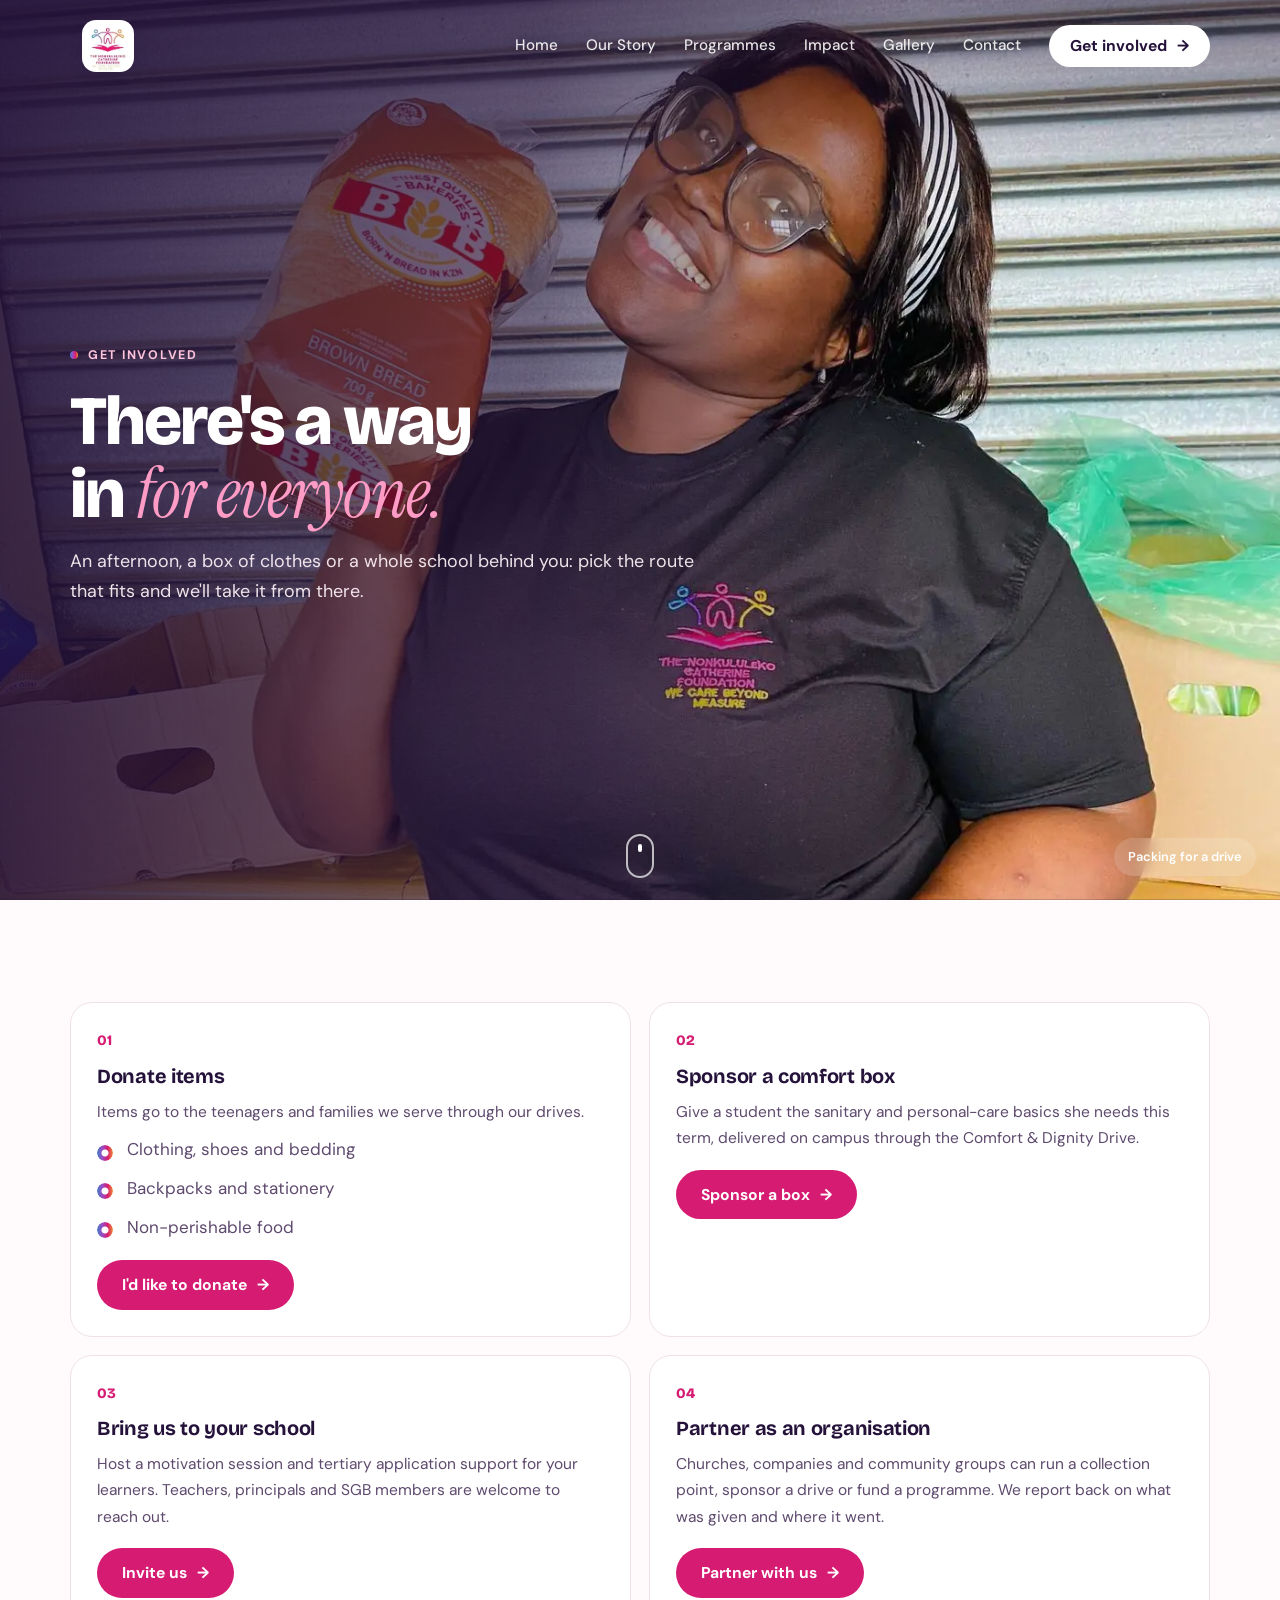
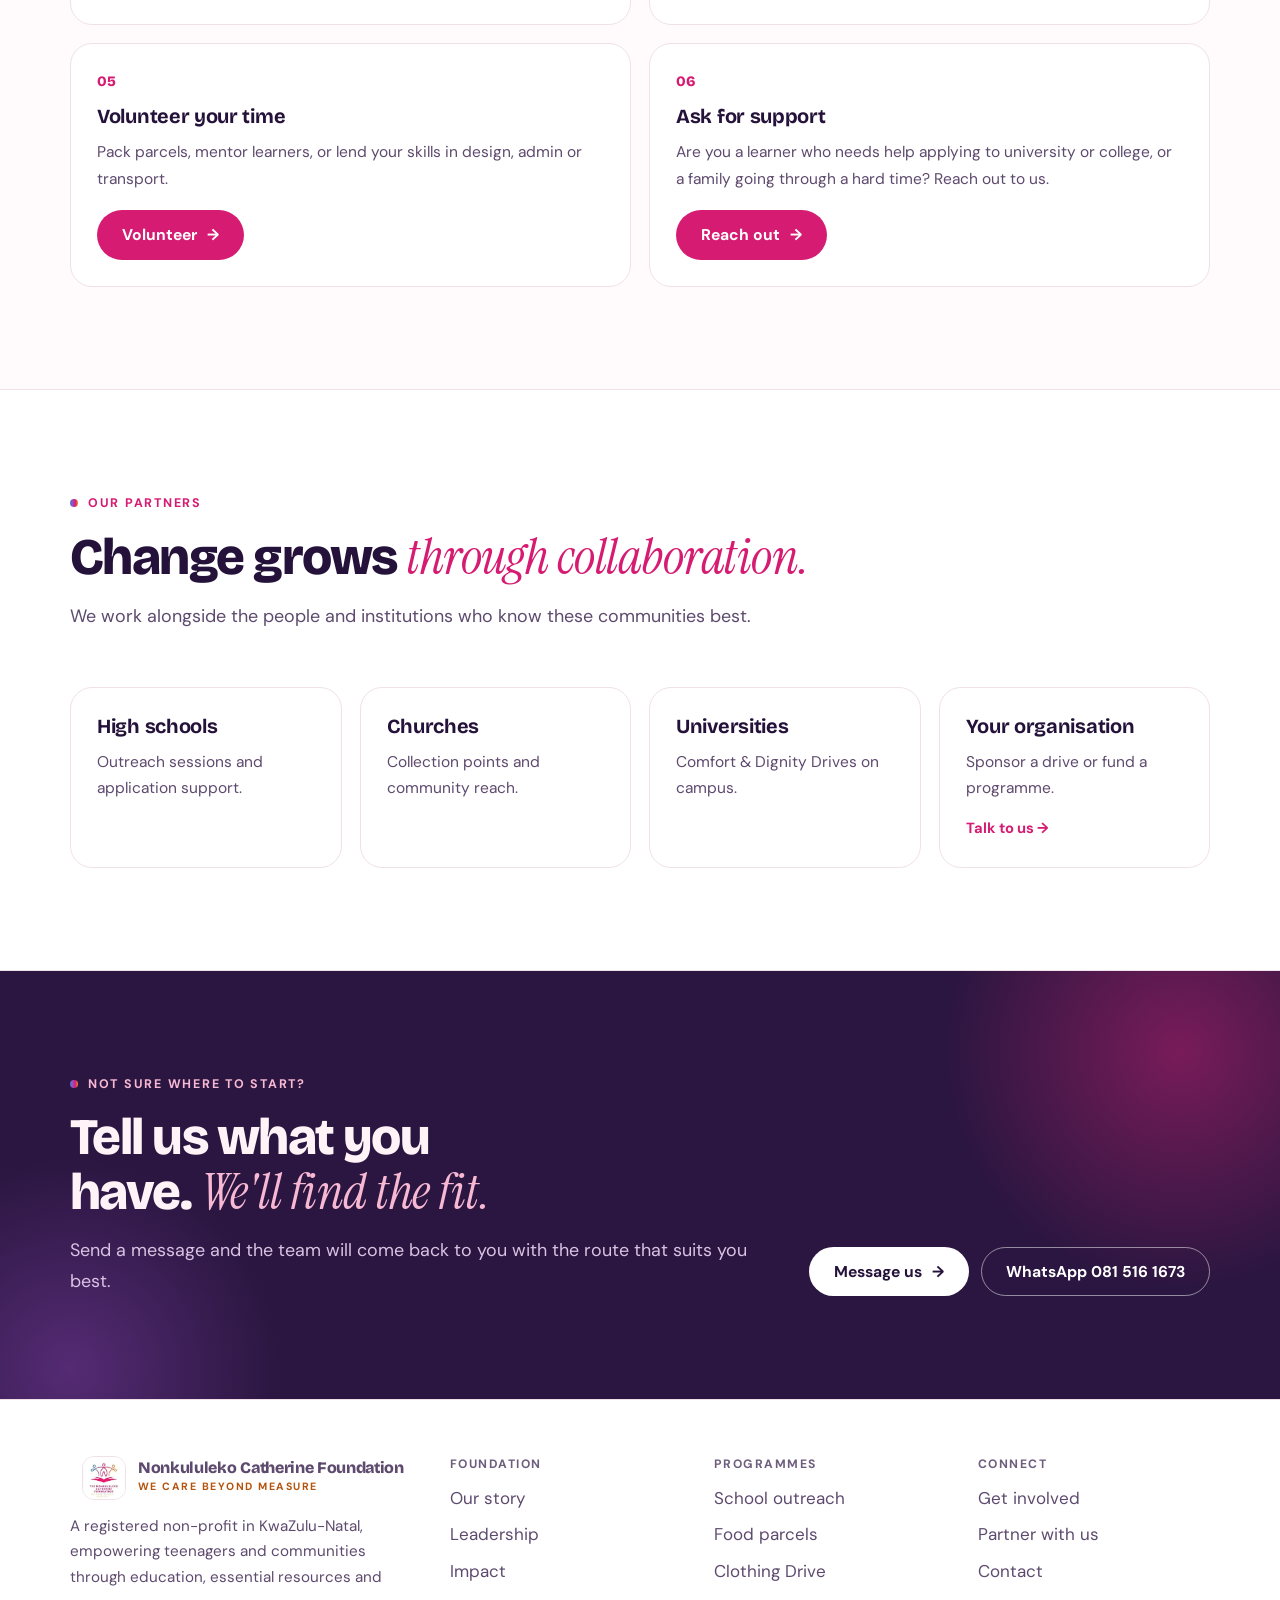
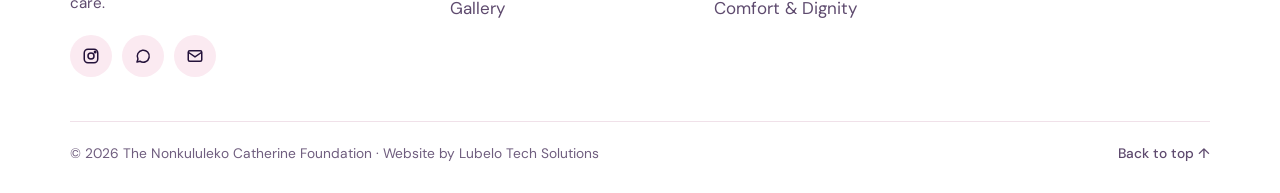
<file: get-involved.html>
<!doctype html>
<html lang="en" class="no-js" data-theme="light">
<head>
<meta charset="utf-8">
<meta name="viewport" content="width=device-width, initial-scale=1, viewport-fit=cover">
<title>Get Involved · Nonkululeko Catherine Foundation</title>
<meta name="description" content="Donate items, sponsor a comfort box, invite us to your school, partner as an organisation, volunteer, or ask the Nonkululeko Catherine Foundation for support.">
<meta name="robots" content="noindex, nofollow">
<meta name="theme-color" content="#FFFFFF">
<meta name="color-scheme" content="light">
<meta property="og:type" content="website">
<meta property="og:site_name" content="Nonkululeko Catherine Foundation">
<meta property="og:title" content="Get Involved · Nonkululeko Catherine Foundation">
<meta property="og:description" content="Donate items, sponsor a comfort box, invite us to your school, partner as an organisation, volunteer, or ask the Nonkululeko Catherine Foundation for support.">
<meta property="og:image" content="images/founder.jpg">
<link rel="icon" href="images/logo.jpg">
<link rel="preconnect" href="https://fonts.googleapis.com">
<link rel="preconnect" href="https://fonts.gstatic.com" crossorigin>
<link rel="stylesheet" href="https://fonts.googleapis.com/css2?family=Bricolage+Grotesque:opsz,wght@12..96,600;12..96,700;12..96,800&family=DM+Sans:opsz,wght@9..40,400;9..40,500;9..40,700&family=Instrument+Serif:ital@0;1&display=swap">
<link rel="stylesheet" href="assets/css/site.css?v=5b458759">
<script>document.documentElement.classList.replace('no-js','js')</script>
<link rel="preload" as="image" type="image/webp" imagesrcset="images/hero-get-involved-1000.webp 1000w, images/hero-get-involved-1400.webp 1400w, images/hero-get-involved.webp 2000w" imagesizes="100vw" fetchpriority="high">
</head>
<body>
<a class="skip" href="#main">Skip to content</a>
<header class="site-head">
  <div class="wrap nav">
    <a class="brand brand-logo" href="index.html" aria-label="Nonkululeko Catherine Foundation, home"><picture><source type="image/webp" srcset="images/logo.webp"><img src="images/logo.jpg" alt="Nonkululeko Catherine Foundation logo" width="56" height="56"></picture></a>
    <nav class="links" id="links" aria-label="Main">
      <a href="index.html">Home</a>
      <a href="about.html">Our Story</a>
      <a href="programmes.html">Programmes</a>
      <a href="impact.html">Impact</a>
      <a href="gallery.html">Gallery</a>
      <a href="contact.html">Contact</a>
      <a class="btn" href="get-involved.html">Get involved <span class="arr">→</span></a>
    </nav>
    <button id="menu-btn" type="button" aria-expanded="false" aria-controls="links" aria-label="Open menu"><span class="bars" aria-hidden="true"><i></i><i></i><i></i></span></button>
  </div>
</header>
<main id="main">
<section class="hero hero-left" style="--pos:50% 4%;--pos-m:72% 10%">
  <picture><source type="image/webp" srcset="images/hero-get-involved-1000.webp 1000w, images/hero-get-involved-1400.webp 1400w, images/hero-get-involved.webp 2000w" sizes="100vw"><img class="hero-bg" src="images/hero-get-involved.jpg" srcset="images/hero-get-involved-1000.jpg 1000w, images/hero-get-involved-1400.jpg 1400w, images/hero-get-involved.jpg 2000w" sizes="100vw" alt="A foundation volunteer smiling and holding up loaves of bread in a storeroom" width="2000" height="2667" fetchpriority="high" decoding="async"></picture>
  <div class="wrap hero-inner">
    <div class="hero-copy">
      <span class="eyebrow">Get involved</span>
      <h1>There's a way in <i>for everyone.</i></h1>
      <p class="lede">An afternoon, a box of clothes or a whole school behind you: pick the route that fits and we'll take it from there.</p>
    </div>
  </div>
  <span class="hero-tag">Packing for a drive</span>
  <a class="hero-cue" href="#after-hero" aria-label="Scroll to content"><span></span></a>
</section>

<section id="after-hero">
  <div class="wrap grid g2">
    <article class="card reveal" id="donate">
      <span class="num">01</span><h3>Donate items</h3>
      <p>Items go to the teenagers and families we serve through our drives.</p>
      <ul class="ticks"><li>Clothing, shoes and bedding</li><li>Backpacks and stationery</li><li>Non-perishable food</li></ul>
      <a class="btn btn-primary" href="contact.html?topic=donate" style="justify-self:start;margin-top:8px">I'd like to donate <span class="arr">→</span></a>
    </article>
    <article class="card reveal" id="sponsor">
      <span class="num">02</span><h3>Sponsor a comfort box</h3>
      <p>Give a student the sanitary and personal-care basics she needs this term, delivered on campus through the Comfort &amp; Dignity Drive.</p>
      <a class="btn btn-primary" href="contact.html?topic=sponsor" style="justify-self:start;margin-top:8px">Sponsor a box <span class="arr">→</span></a>
    </article>
    <article class="card reveal" id="school">
      <span class="num">03</span><h3>Bring us to your school</h3>
      <p>Host a motivation session and tertiary application support for your learners. Teachers, principals and SGB members are welcome to reach out.</p>
      <a class="btn btn-primary" href="contact.html?topic=school" style="justify-self:start;margin-top:8px">Invite us <span class="arr">→</span></a>
    </article>
    <article class="card reveal" id="partner">
      <span class="num">04</span><h3>Partner as an organisation</h3>
      <p>Churches, companies and community groups can run a collection point, sponsor a drive or fund a programme. We report back on what was given and where it went.</p>
      <a class="btn btn-primary" href="contact.html?topic=partner" style="justify-self:start;margin-top:8px">Partner with us <span class="arr">→</span></a>
    </article>
    <article class="card reveal" id="volunteer">
      <span class="num">05</span><h3>Volunteer your time</h3>
      <p>Pack parcels, mentor learners, or lend your skills in design, admin or transport.</p>
      <a class="btn btn-primary" href="contact.html?topic=volunteer" style="justify-self:start;margin-top:8px">Volunteer <span class="arr">→</span></a>
    </article>
    <article class="card reveal" id="support">
      <span class="num">06</span><h3>Ask for support</h3>
      <p>Are you a learner who needs help applying to university or college, or a family going through a hard time? Reach out to us.</p>
      <a class="btn btn-primary" href="contact.html?topic=support" style="justify-self:start;margin-top:8px">Reach out <span class="arr">→</span></a>
    </article>
  </div>
</section>

<section class="tinted">
  <div class="wrap">
    <div class="head reveal">
      <span class="eyebrow">Our partners</span>
      <h2>Change grows <i>through collaboration.</i></h2>
      <p class="lede">We work alongside the people and institutions who know these communities best.</p>
    </div>
    <div class="grid g4">
      <div class="card reveal"><h3>High schools</h3><p>Outreach sessions and application support.</p></div>
      <div class="card reveal"><h3>Churches</h3><p>Collection points and community reach.</p></div>
      <div class="card reveal"><h3>Universities</h3><p>Comfort &amp; Dignity Drives on campus.</p></div>
      <a class="card reveal" href="contact.html?topic=partner"><h3>Your organisation</h3><p>Sponsor a drive or fund a programme.</p><span class="go">Talk to us <span class="arr">→</span></span></a>
    </div>
  </div>
</section>

<section class="band">
  <div class="wrap cta-box">
    <div class="head reveal" style="margin:0">
      <span class="eyebrow">Not sure where to start?</span>
      <h2>Tell us what you have. <i>We'll find the fit.</i></h2>
      <p class="lede">Send a message and the team will come back to you with the route that suits you best.</p>
    </div>
    <div class="cta-row reveal">
      <a class="btn btn-light" href="contact.html">Message us <span class="arr">→</span></a>
      <a class="btn btn-ghost" href="https://wa.me/27815161673" target="_blank" rel="noopener">WhatsApp 081 516 1673</a>
    </div>
  </div>
</section>
</main>
<footer>
  <div class="wrap">
    <div class="f-top">
      <div class="f-about">
        <a class="brand" href="index.html"><picture><source type="image/webp" srcset="images/logo.webp"><img src="images/logo.jpg" alt="Nonkululeko Catherine Foundation logo" width="44" height="44" loading="lazy" decoding="async"></picture><span><b>Nonkululeko Catherine Foundation</b><small>We care beyond measure</small></span></a>
        <p>A registered non-profit in KwaZulu-Natal, empowering teenagers and communities through education, essential resources and care.</p>
        <div class="social">
          <a href="https://www.instagram.com/official_ncf/" target="_blank" rel="noopener" aria-label="Instagram"><svg width="18" height="18" viewBox="0 0 24 24" fill="none" stroke="currentColor" stroke-width="2" aria-hidden="true"><rect x="3" y="3" width="18" height="18" rx="5"/><circle cx="12" cy="12" r="4"/><circle cx="17.5" cy="6.5" r="1" fill="currentColor"/></svg></a>
          <a href="https://wa.me/27815161673" target="_blank" rel="noopener" aria-label="WhatsApp"><svg width="18" height="18" viewBox="0 0 24 24" fill="none" stroke="currentColor" stroke-width="2" stroke-linejoin="round" aria-hidden="true"><path d="M4 20l1.3-3.9A8 8 0 1 1 8 19l-4 1Z"/></svg></a>
          <a href="mailto:thenonkululekofoundation@gmail.com" aria-label="Email"><svg width="18" height="18" viewBox="0 0 24 24" fill="none" stroke="currentColor" stroke-width="2" aria-hidden="true"><rect x="3" y="5" width="18" height="14" rx="2"/><path d="m3 7 9 6 9-6"/></svg></a>
        </div>
      </div>
      <div><h4>Foundation</h4><ul><li><a href="about.html">Our story</a></li><li><a href="about.html#founder">Leadership</a></li><li><a href="impact.html">Impact</a></li><li><a href="gallery.html">Gallery</a></li></ul></div>
      <div><h4>Programmes</h4><ul><li><a href="programmes.html#outreach">School outreach</a></li><li><a href="programmes.html#parcels">Food parcels</a></li><li><a href="programmes.html#clothing">Clothing Drive</a></li><li><a href="programmes.html#dignity">Comfort &amp; Dignity</a></li></ul></div>
      <div><h4>Connect</h4><ul><li><a href="get-involved.html">Get involved</a></li><li><a href="get-involved.html#partner">Partner with us</a></li><li><a href="contact.html">Contact</a></li></ul></div>
    </div>
    <div class="f-bot"><span>© <span id="yr">2026</span> The Nonkululeko Catherine Foundation · Website by Lubelo Tech Solutions</span><a href="#main">Back to top ↑</a></div>
  </div>
</footer>
<script src="assets/js/site.js?v=3c118ace"></script>
</body>
</html>
</file>
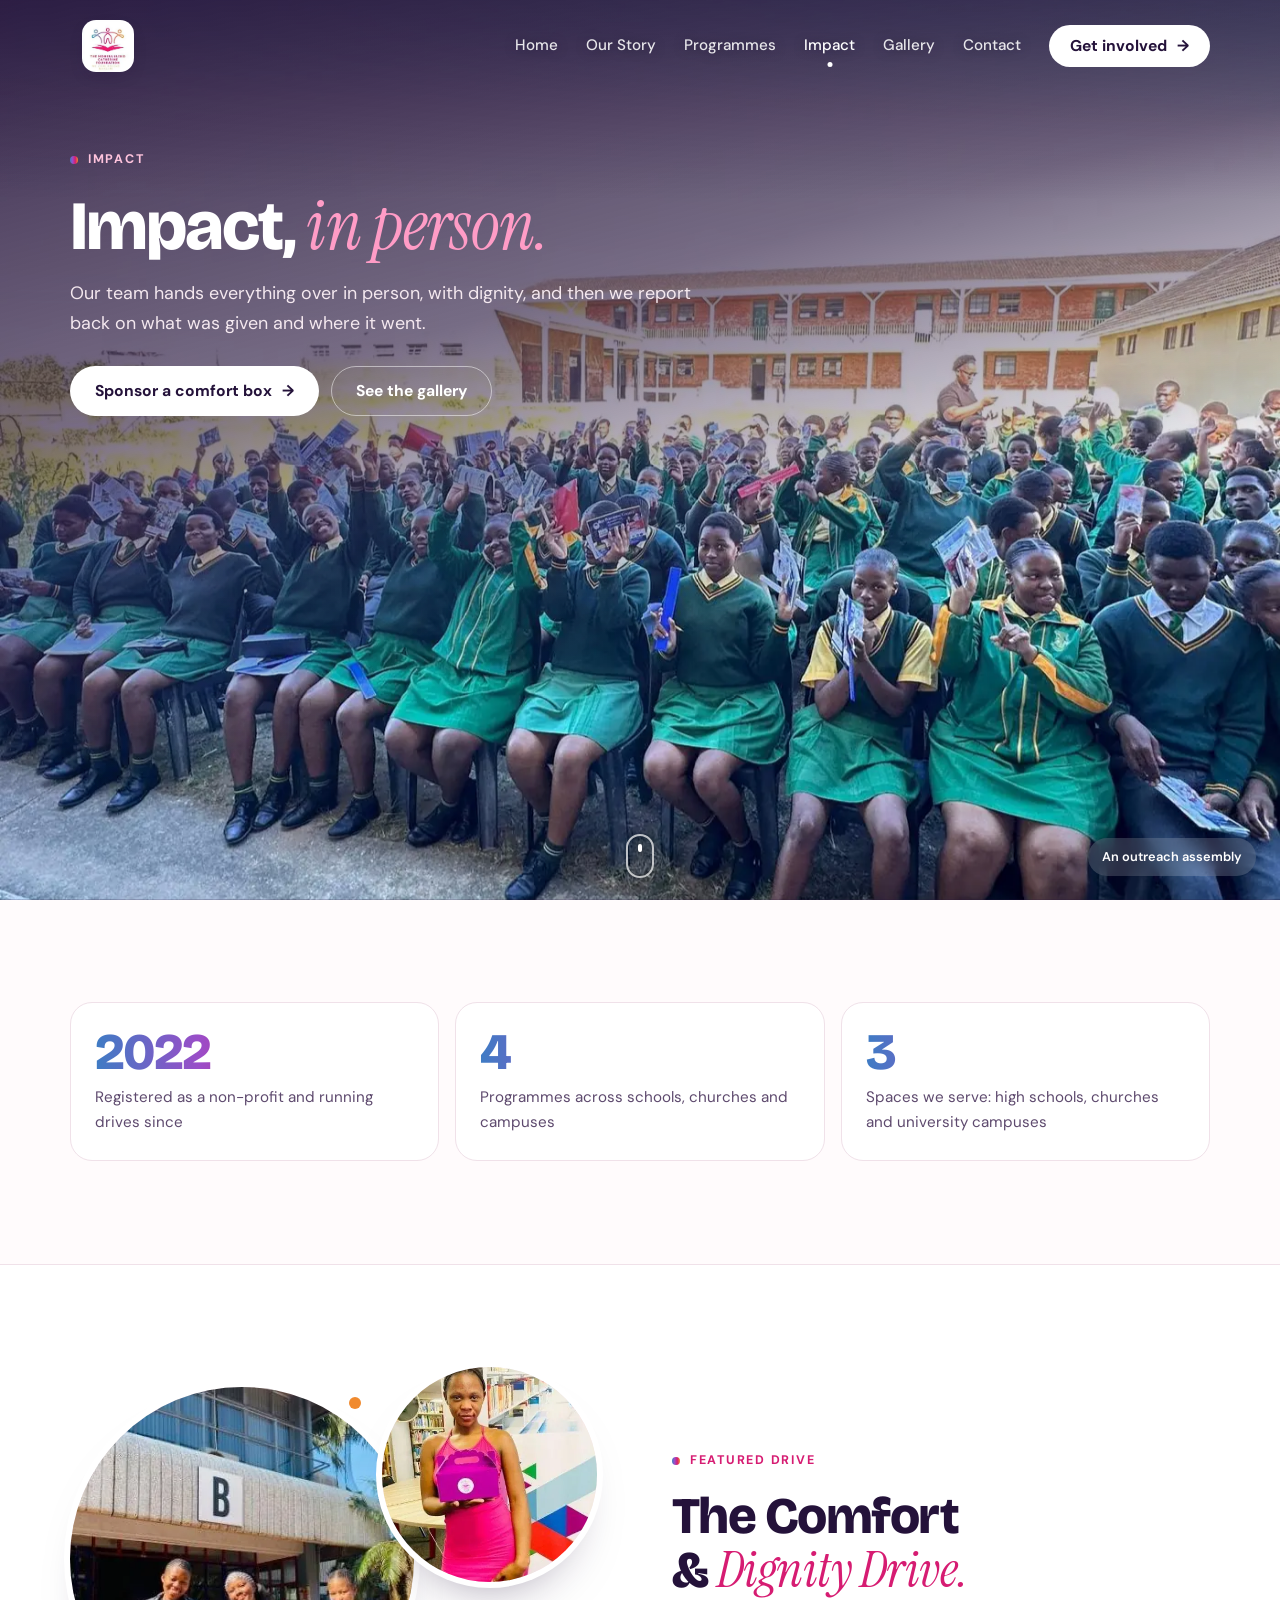
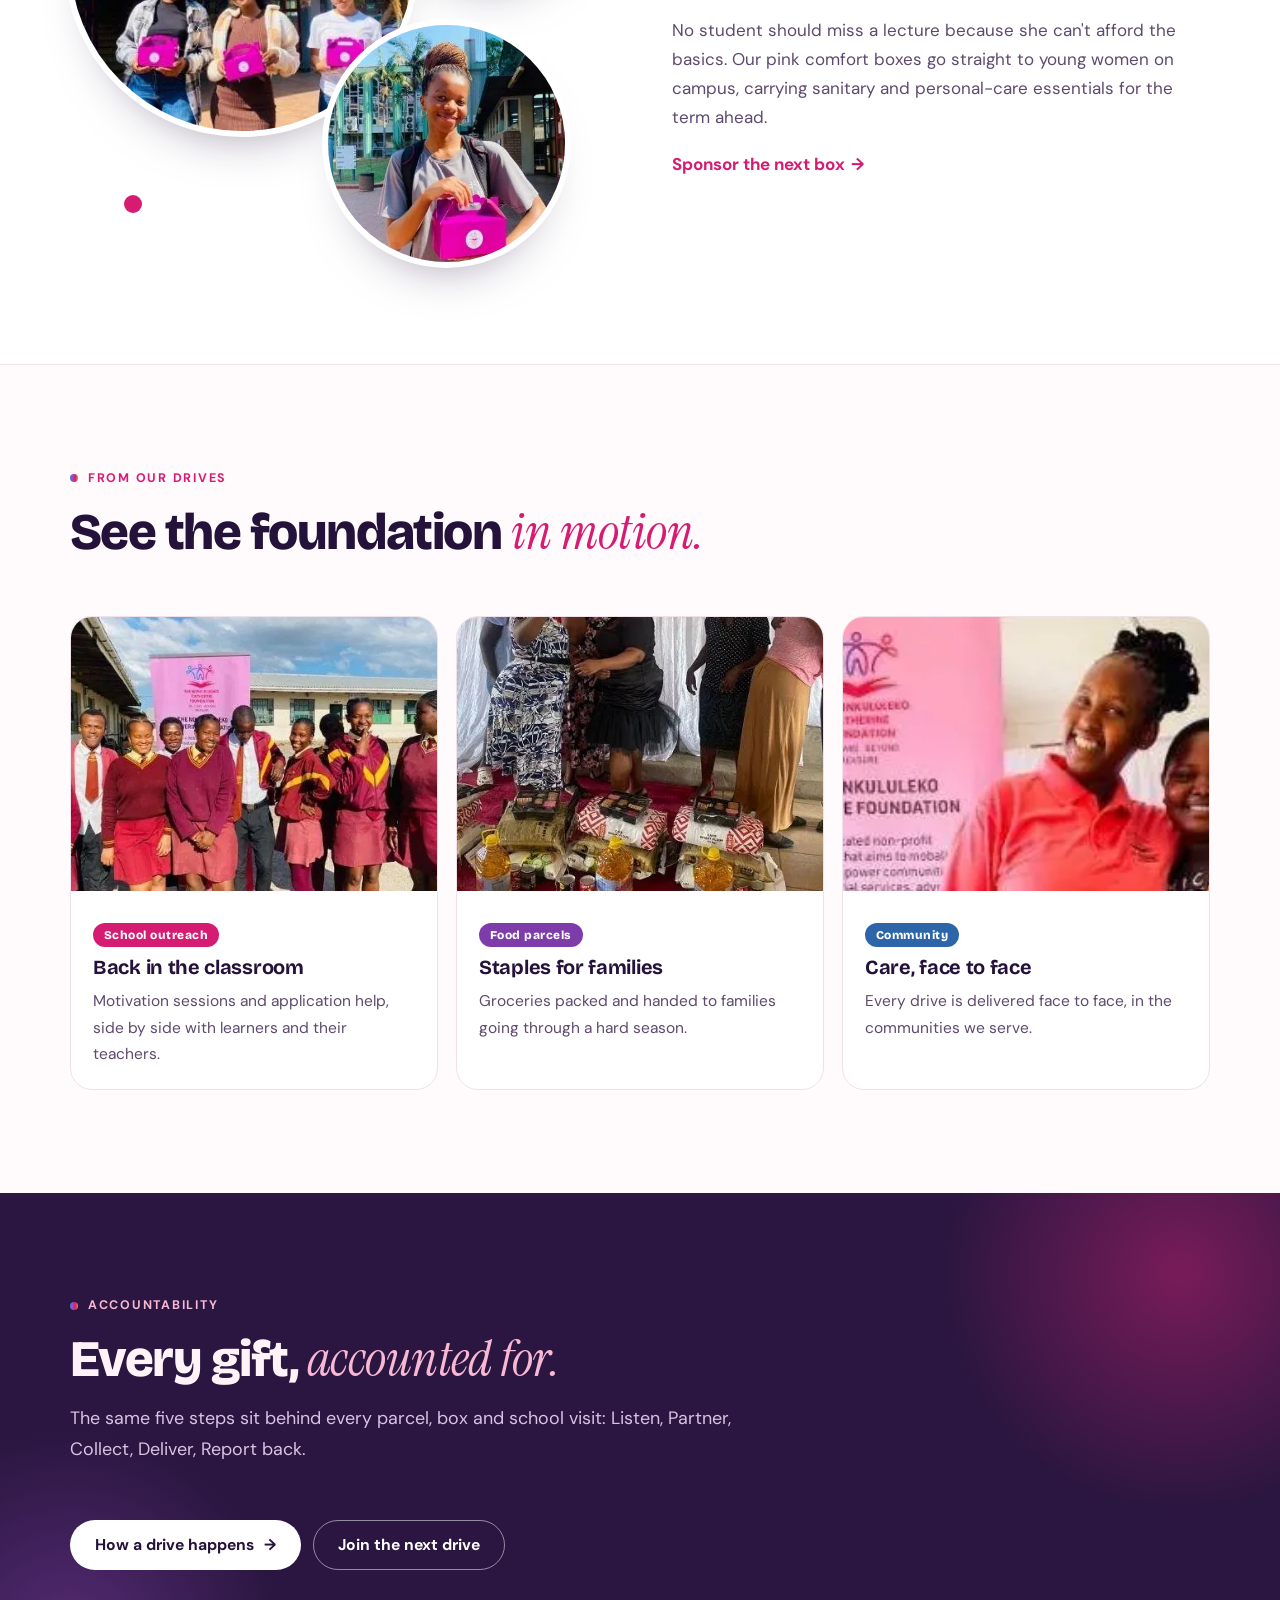
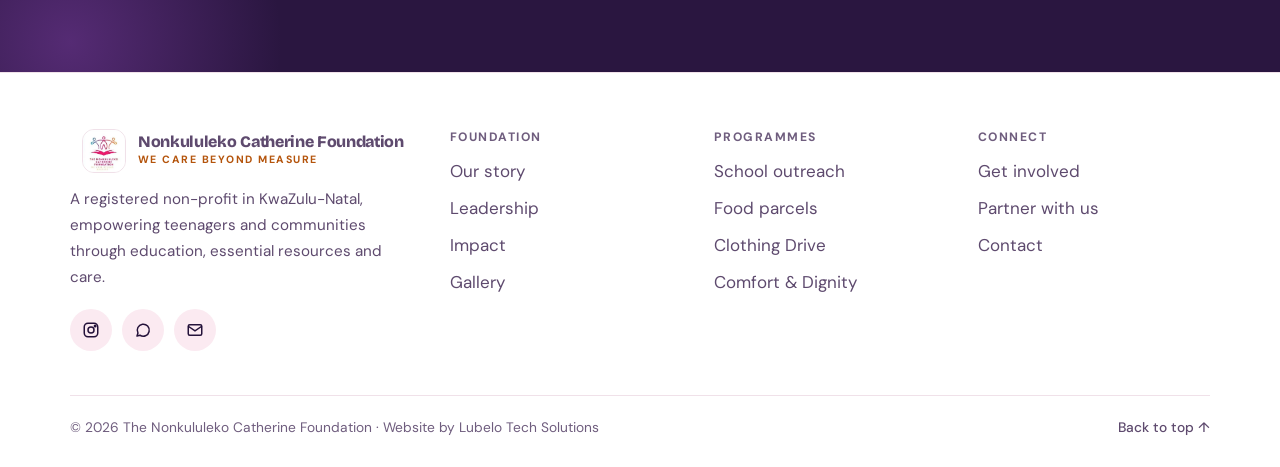
<file: impact.html>
<!doctype html>
<html lang="en" class="no-js" data-theme="light">
<head>
<meta charset="utf-8">
<meta name="viewport" content="width=device-width, initial-scale=1, viewport-fit=cover">
<title>Impact · Nonkululeko Catherine Foundation</title>
<meta name="description" content="See the Nonkululeko Catherine Foundation in action: comfort boxes on campus, school outreach, food parcels and clothing drives across KwaZulu-Natal.">
<meta name="robots" content="noindex, nofollow">
<meta name="theme-color" content="#FFFFFF">
<meta name="color-scheme" content="light">
<meta property="og:type" content="website">
<meta property="og:site_name" content="Nonkululeko Catherine Foundation">
<meta property="og:title" content="Impact · Nonkululeko Catherine Foundation">
<meta property="og:description" content="See the Nonkululeko Catherine Foundation in action: comfort boxes on campus, school outreach, food parcels and clothing drives across KwaZulu-Natal.">
<meta property="og:image" content="images/founder.jpg">
<link rel="icon" href="images/logo.jpg">
<link rel="preconnect" href="https://fonts.googleapis.com">
<link rel="preconnect" href="https://fonts.gstatic.com" crossorigin>
<link rel="stylesheet" href="https://fonts.googleapis.com/css2?family=Bricolage+Grotesque:opsz,wght@12..96,600;12..96,700;12..96,800&family=DM+Sans:opsz,wght@9..40,400;9..40,500;9..40,700&family=Instrument+Serif:ital@0;1&display=swap">
<link rel="stylesheet" href="assets/css/site.css?v=5b458759">
<script>document.documentElement.classList.replace('no-js','js')</script>
<link rel="preload" as="image" type="image/webp" imagesrcset="images/hero-impact-1000.webp 1000w, images/hero-impact-1400.webp 1400w, images/hero-impact.webp 2000w" imagesizes="100vw" fetchpriority="high">
</head>
<body>
<a class="skip" href="#main">Skip to content</a>
<header class="site-head">
  <div class="wrap nav">
    <a class="brand brand-logo" href="index.html" aria-label="Nonkululeko Catherine Foundation, home"><picture><source type="image/webp" srcset="images/logo.webp"><img src="images/logo.jpg" alt="Nonkululeko Catherine Foundation logo" width="56" height="56"></picture></a>
    <nav class="links" id="links" aria-label="Main">
      <a href="index.html">Home</a>
      <a href="about.html">Our Story</a>
      <a href="programmes.html">Programmes</a>
      <a href="impact.html">Impact</a>
      <a href="gallery.html">Gallery</a>
      <a href="contact.html">Contact</a>
      <a class="btn" href="get-involved.html">Get involved <span class="arr">→</span></a>
    </nav>
    <button id="menu-btn" type="button" aria-expanded="false" aria-controls="links" aria-label="Open menu"><span class="bars" aria-hidden="true"><i></i><i></i><i></i></span></button>
  </div>
</header>
<main id="main">
<section class="hero hero-top" style="--pos:50% 30%;--pos-m:45% 30%">
  <picture><source type="image/webp" srcset="images/hero-impact-1000.webp 1000w, images/hero-impact-1400.webp 1400w, images/hero-impact.webp 2000w" sizes="100vw"><img class="hero-bg" src="images/hero-impact.jpg" srcset="images/hero-impact-1000.jpg 1000w, images/hero-impact-1400.jpg 1400w, images/hero-impact.jpg 2000w" sizes="100vw" alt="Rows of learners in green uniforms holding up their handouts at an outreach assembly" width="2000" height="1500" fetchpriority="high" decoding="async"></picture>
  <div class="wrap hero-inner">
    <div class="hero-copy">
      <span class="eyebrow">Impact</span>
      <h1>Impact, <i>in person.</i></h1>
      <p class="lede">Our team hands everything over in person, with dignity, and then we report back on what was given and where it went.</p>
      <div class="cta-row">
        <a class="btn btn-light" href="contact.html?topic=sponsor">Sponsor a comfort box <span class="arr">→</span></a>
        <a class="btn btn-ghost" href="gallery.html">See the gallery</a>
      </div>
    </div>
  </div>
  <span class="hero-tag">An outreach assembly</span>
  <a class="hero-cue" href="#after-hero" aria-label="Scroll to content"><span></span></a>
</section>

<section id="after-hero">
  <div class="wrap">
    <div class="figs reveal">
      <div class="figure" data-figure="registered" data-value="2022"><b>2022</b><span>Registered as a non-profit and running drives since</span></div>
      <div class="figure" data-figure="programmes" data-value="4"><b>4</b><span>Programmes across schools, churches and campuses</span></div>
      <div class="figure" data-figure="spaces" data-value="3"><b>3</b><span>Spaces we serve: high schools, churches and university campuses</span></div>
      <!-- IMPACT FIGURES: put the real number in data-value AND inside <b>, then delete the word "hidden". Leave a slot hidden until Joy has confirmed its number. -->
      <div class="figure" data-figure="parcels" data-value="" hidden><b></b><span>Food parcels delivered</span></div>
      <div class="figure" data-figure="boxes" data-value="" hidden><b></b><span>Comfort boxes given to students</span></div>
      <div class="figure" data-figure="learners" data-value="" hidden><b></b><span>Learners helped with applications</span></div>
      <div class="figure" data-figure="items" data-value="" hidden><b></b><span>Clothing items passed on</span></div>
    </div>
  </div>
</section>

<section class="tinted">
  <div class="wrap split">
    <div class="orbs reveal">
      <figure class="orb o1"><picture><source type="image/webp" srcset="images/cd1.webp"><img src="images/cd1.jpg" alt="Three students holding pink comfort boxes outside a campus building" width="410" height="410" loading="lazy" decoding="async"></picture></figure>
      <figure class="orb o2"><picture><source type="image/webp" srcset="images/cd2.webp"><img src="images/cd2.jpg" alt="A student holding a pink comfort box" width="410" height="410" loading="lazy" decoding="async"></picture></figure>
      <figure class="orb o3"><picture><source type="image/webp" srcset="images/cd3.webp"><img src="images/cd3.jpg" alt="A student holding her comfort box" width="410" height="410" loading="lazy" decoding="async"></picture></figure>
      <span class="orb-dot d1" aria-hidden="true"></span><span class="orb-dot d2" aria-hidden="true"></span>
    </div>
    <div class="copy reveal">
      <span class="eyebrow">Featured drive</span>
      <h2>The Comfort &amp; <i>Dignity Drive.</i></h2>
      <p>No student should miss a lecture because she can't afford the basics. Our pink comfort boxes go straight to young women on campus, carrying sanitary and personal-care essentials for the term ahead.</p>
      <a class="more" href="contact.html?topic=sponsor">Sponsor the next box <span class="arr">→</span></a>
    </div>
  </div>
</section>

<section>
  <div class="wrap">
    <div class="head reveal">
      <span class="eyebrow">From our drives</span>
      <h2>See the foundation <i>in motion.</i></h2>
    </div>
    <div class="grid g3">
      <article class="card media reveal">
        <div class="ph"><picture><source type="image/webp" srcset="images/maroon.webp"><img src="images/maroon.jpg" alt="Learners and teachers in maroon uniforms standing with the foundation banner" width="548" height="330" decoding="async" loading="lazy"></picture></div>
        <div class="tx"><span class="tag">School outreach</span><h3>Back in the classroom</h3><p>Motivation sessions and application help, side by side with learners and their teachers.</p></div>
      </article>
      <article class="card media reveal">
        <div class="ph"><picture><source type="image/webp" srcset="images/parcels.webp"><img src="images/parcels.jpg" alt="Food parcels with maize meal, cooking oil and groceries" width="558" height="333" decoding="async" loading="lazy"></picture></div>
        <div class="tx"><span class="tag purple">Food parcels</span><h3>Staples for families</h3><p>Groceries packed and handed to families going through a hard season.</p></div>
      </article>
      <article class="card media reveal">
        <div class="ph"><picture><source type="image/webp" srcset="images/mentor.webp"><img src="images/mentor.jpg" alt="A volunteer hugging a young girl beside the banner" width="402" height="163" decoding="async" loading="lazy"></picture></div>
        <div class="tx"><span class="tag blue">Community</span><h3>Care, face to face</h3><p>Every drive is delivered face to face, in the communities we serve.</p></div>
      </article>
    </div>
  </div>
</section>

<section class="band">
  <div class="wrap">
    <div class="head reveal">
      <span class="eyebrow">Accountability</span>
      <h2>Every gift, <i>accounted for.</i></h2>
      <p class="lede">The same five steps sit behind every parcel, box and school visit: Listen, Partner, Collect, Deliver, Report back.</p>
    </div>
    <div class="cta-row reveal">
      <a class="btn btn-light" href="about.html#how">How a drive happens <span class="arr">→</span></a>
      <a class="btn btn-ghost" href="get-involved.html">Join the next drive</a>
    </div>
  </div>
</section>
</main>
<footer>
  <div class="wrap">
    <div class="f-top">
      <div class="f-about">
        <a class="brand" href="index.html"><picture><source type="image/webp" srcset="images/logo.webp"><img src="images/logo.jpg" alt="Nonkululeko Catherine Foundation logo" width="44" height="44" loading="lazy" decoding="async"></picture><span><b>Nonkululeko Catherine Foundation</b><small>We care beyond measure</small></span></a>
        <p>A registered non-profit in KwaZulu-Natal, empowering teenagers and communities through education, essential resources and care.</p>
        <div class="social">
          <a href="https://www.instagram.com/official_ncf/" target="_blank" rel="noopener" aria-label="Instagram"><svg width="18" height="18" viewBox="0 0 24 24" fill="none" stroke="currentColor" stroke-width="2" aria-hidden="true"><rect x="3" y="3" width="18" height="18" rx="5"/><circle cx="12" cy="12" r="4"/><circle cx="17.5" cy="6.5" r="1" fill="currentColor"/></svg></a>
          <a href="https://wa.me/27815161673" target="_blank" rel="noopener" aria-label="WhatsApp"><svg width="18" height="18" viewBox="0 0 24 24" fill="none" stroke="currentColor" stroke-width="2" stroke-linejoin="round" aria-hidden="true"><path d="M4 20l1.3-3.9A8 8 0 1 1 8 19l-4 1Z"/></svg></a>
          <a href="mailto:thenonkululekofoundation@gmail.com" aria-label="Email"><svg width="18" height="18" viewBox="0 0 24 24" fill="none" stroke="currentColor" stroke-width="2" aria-hidden="true"><rect x="3" y="5" width="18" height="14" rx="2"/><path d="m3 7 9 6 9-6"/></svg></a>
        </div>
      </div>
      <div><h4>Foundation</h4><ul><li><a href="about.html">Our story</a></li><li><a href="about.html#founder">Leadership</a></li><li><a href="impact.html">Impact</a></li><li><a href="gallery.html">Gallery</a></li></ul></div>
      <div><h4>Programmes</h4><ul><li><a href="programmes.html#outreach">School outreach</a></li><li><a href="programmes.html#parcels">Food parcels</a></li><li><a href="programmes.html#clothing">Clothing Drive</a></li><li><a href="programmes.html#dignity">Comfort &amp; Dignity</a></li></ul></div>
      <div><h4>Connect</h4><ul><li><a href="get-involved.html">Get involved</a></li><li><a href="get-involved.html#partner">Partner with us</a></li><li><a href="contact.html">Contact</a></li></ul></div>
    </div>
    <div class="f-bot"><span>© <span id="yr">2026</span> The Nonkululeko Catherine Foundation · Website by Lubelo Tech Solutions</span><a href="#main">Back to top ↑</a></div>
  </div>
</footer>
<script src="assets/js/site.js?v=3c118ace"></script>
</body>
</html>
</file>
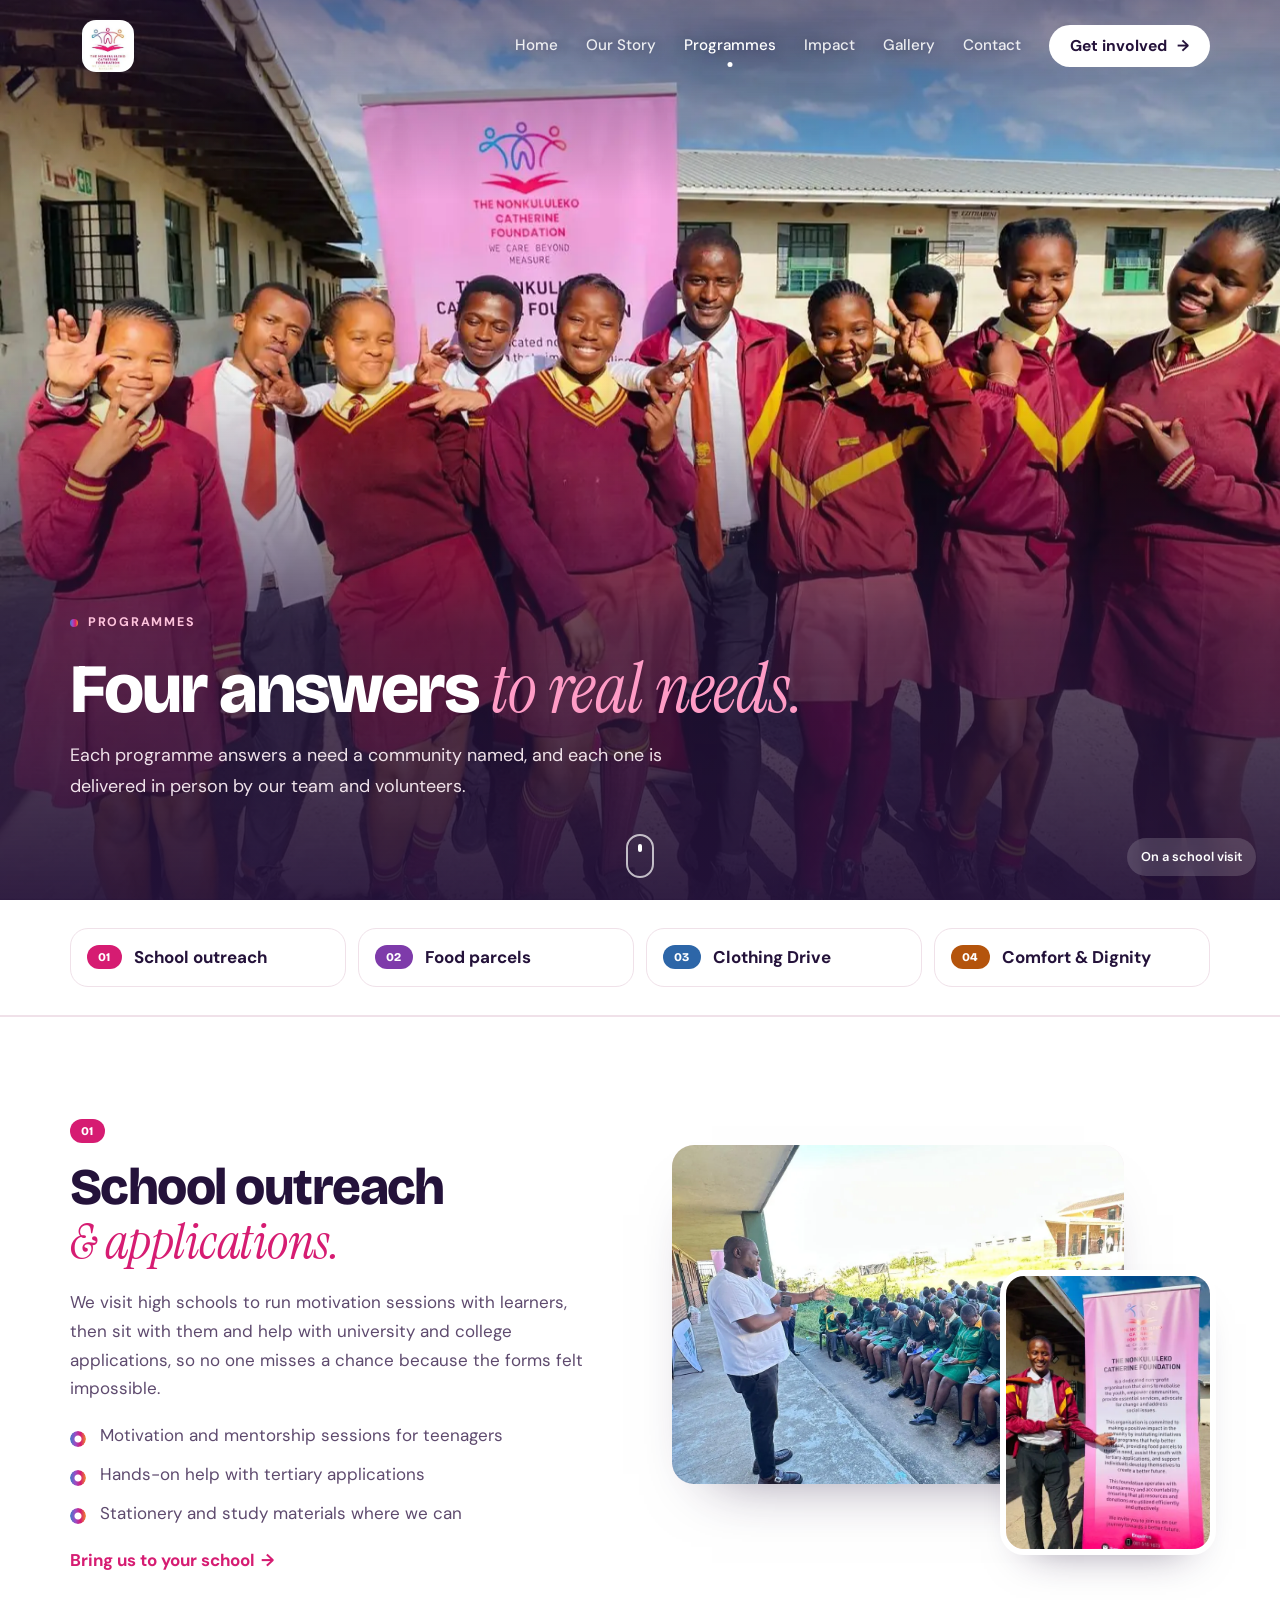
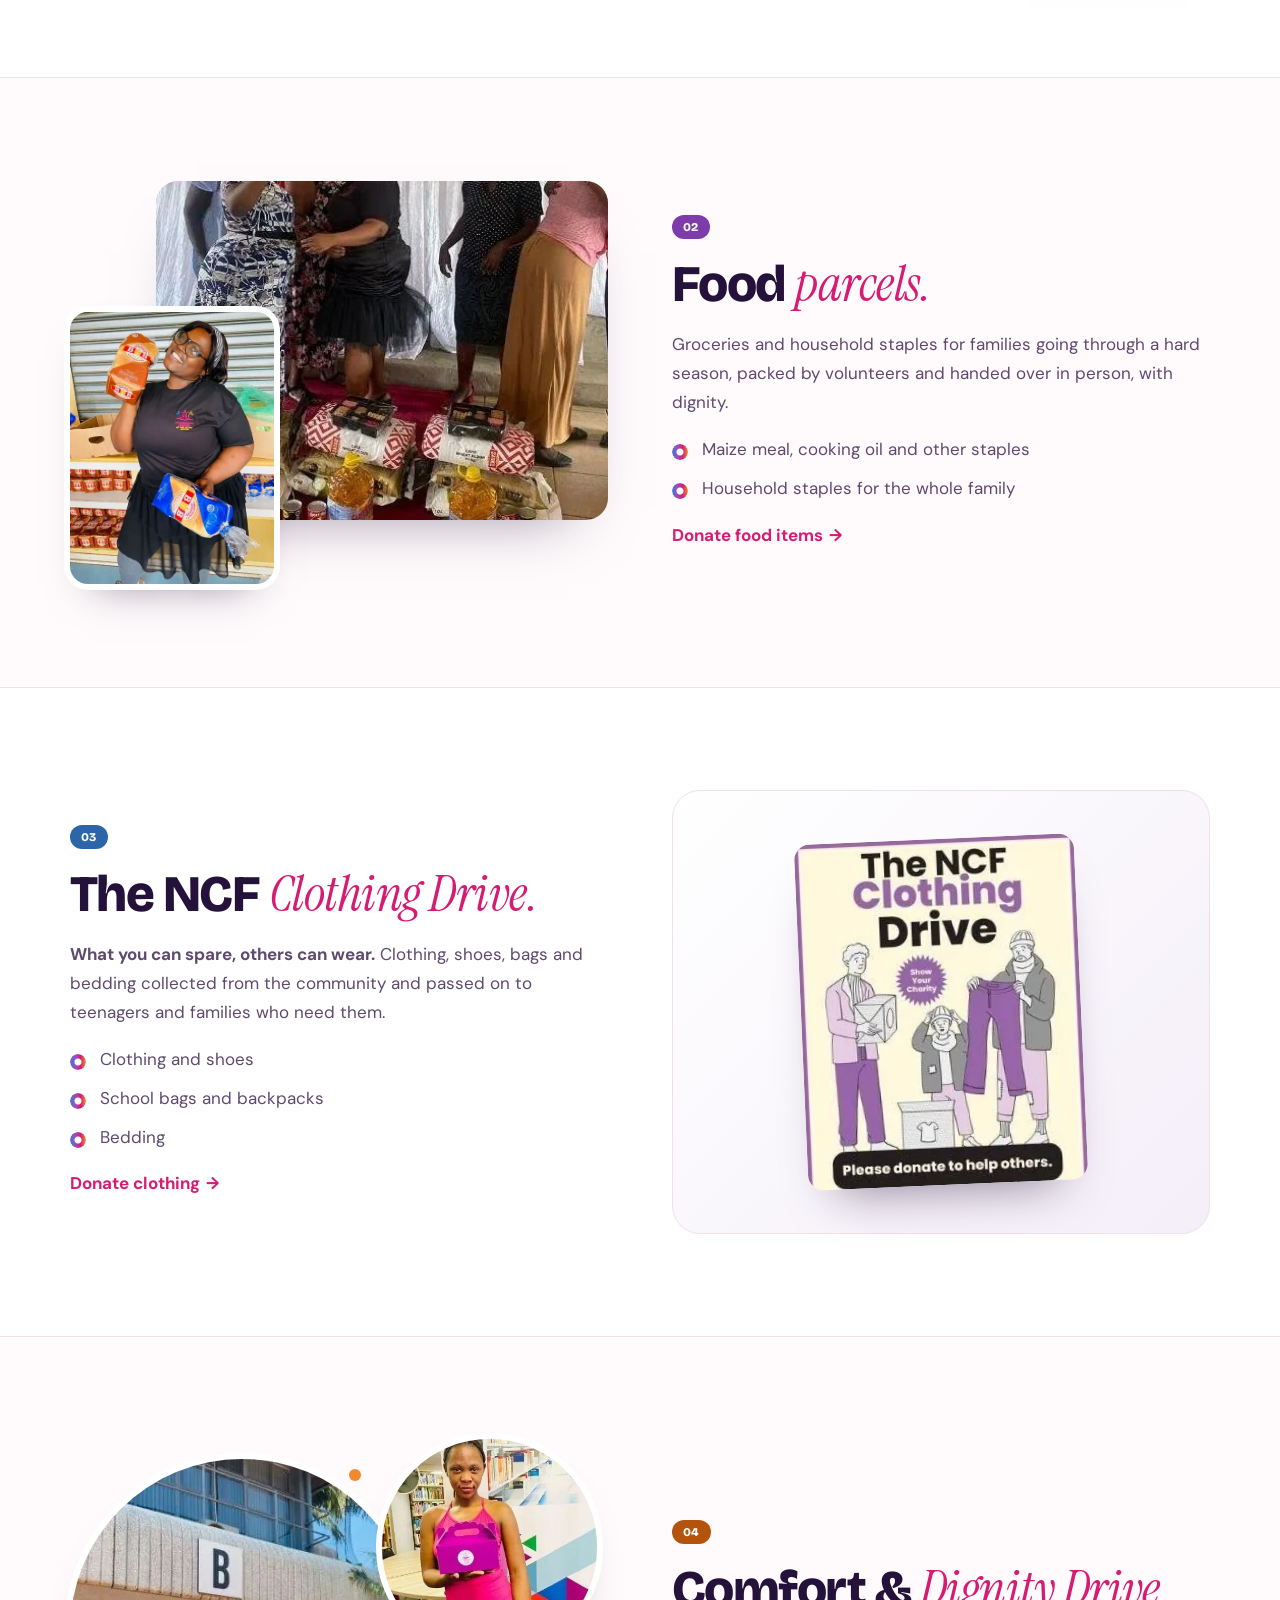
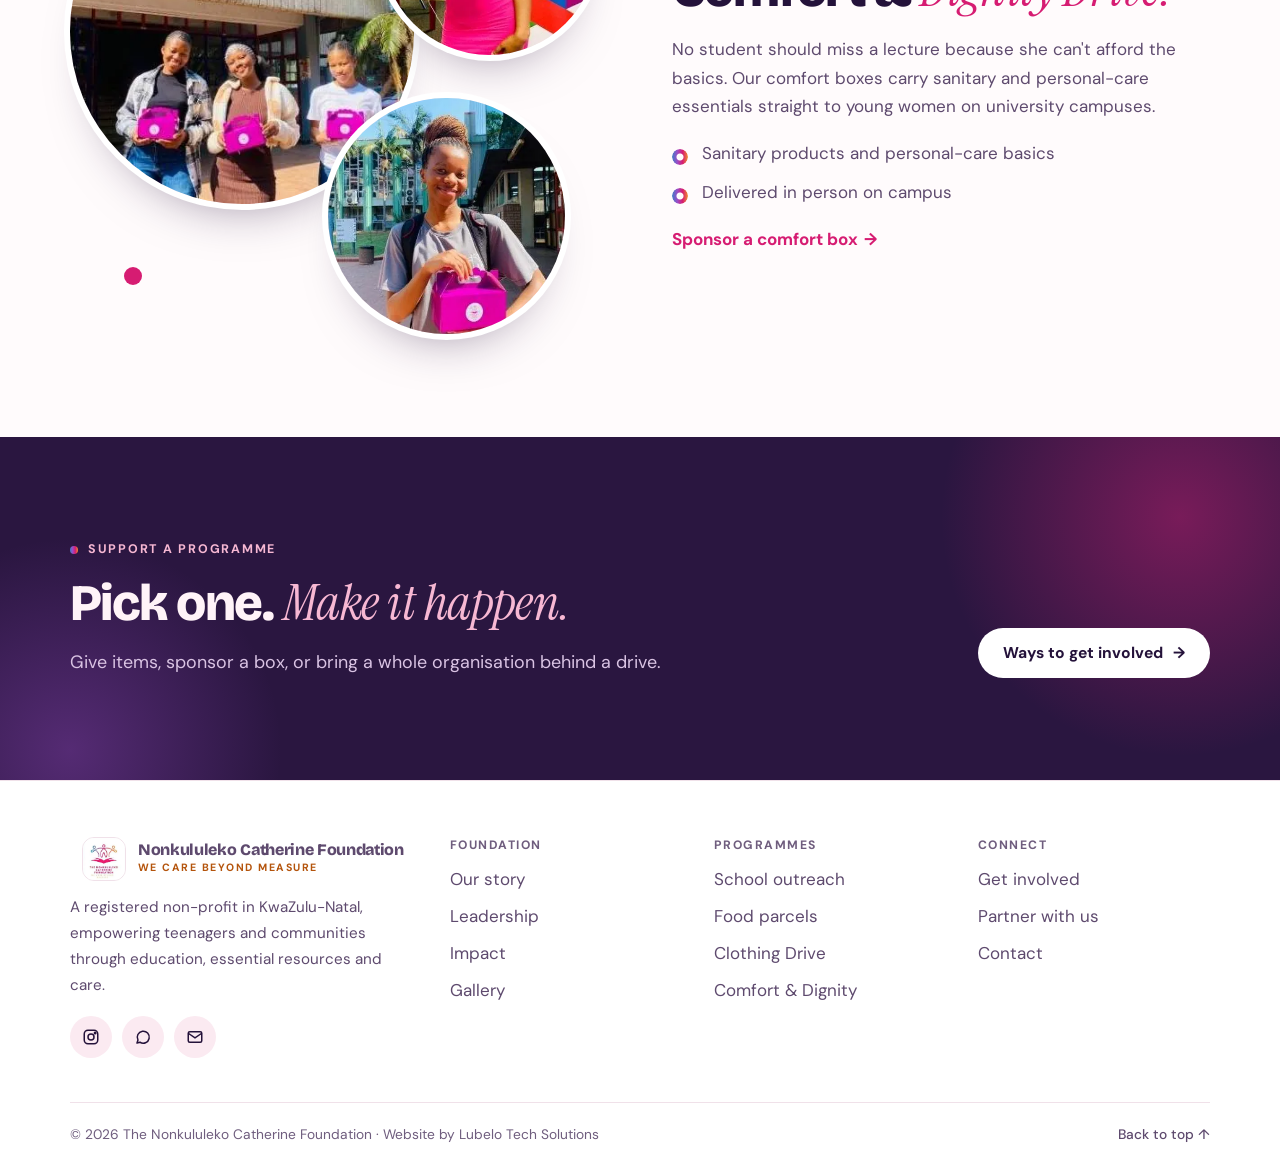
<file: programmes.html>
<!doctype html>
<html lang="en" class="no-js" data-theme="light">
<head>
<meta charset="utf-8">
<meta name="viewport" content="width=device-width, initial-scale=1, viewport-fit=cover">
<title>Programmes · Nonkululeko Catherine Foundation</title>
<meta name="description" content="School outreach and university applications, food parcels, the NCF Clothing Drive and the Comfort & Dignity Drive: four programmes delivered in person.">
<meta name="robots" content="noindex, nofollow">
<meta name="theme-color" content="#FFFFFF">
<meta name="color-scheme" content="light">
<meta property="og:type" content="website">
<meta property="og:site_name" content="Nonkululeko Catherine Foundation">
<meta property="og:title" content="Programmes · Nonkululeko Catherine Foundation">
<meta property="og:description" content="School outreach and university applications, food parcels, the NCF Clothing Drive and the Comfort & Dignity Drive: four programmes delivered in person.">
<meta property="og:image" content="images/founder.jpg">
<link rel="icon" href="images/logo.jpg">
<link rel="preconnect" href="https://fonts.googleapis.com">
<link rel="preconnect" href="https://fonts.gstatic.com" crossorigin>
<link rel="stylesheet" href="https://fonts.googleapis.com/css2?family=Bricolage+Grotesque:opsz,wght@12..96,600;12..96,700;12..96,800&family=DM+Sans:opsz,wght@9..40,400;9..40,500;9..40,700&family=Instrument+Serif:ital@0;1&display=swap">
<link rel="stylesheet" href="assets/css/site.css?v=5b458759">
<script>document.documentElement.classList.replace('no-js','js')</script>
<link rel="preload" as="image" type="image/webp" imagesrcset="images/hero-programmes-1000.webp 1000w, images/hero-programmes-1400.webp 1400w, images/hero-programmes.webp 2000w" imagesizes="100vw" fetchpriority="high">
</head>
<body>
<a class="skip" href="#main">Skip to content</a>
<header class="site-head">
  <div class="wrap nav">
    <a class="brand brand-logo" href="index.html" aria-label="Nonkululeko Catherine Foundation, home"><picture><source type="image/webp" srcset="images/logo.webp"><img src="images/logo.jpg" alt="Nonkululeko Catherine Foundation logo" width="56" height="56"></picture></a>
    <nav class="links" id="links" aria-label="Main">
      <a href="index.html">Home</a>
      <a href="about.html">Our Story</a>
      <a href="programmes.html">Programmes</a>
      <a href="impact.html">Impact</a>
      <a href="gallery.html">Gallery</a>
      <a href="contact.html">Contact</a>
      <a class="btn" href="get-involved.html">Get involved <span class="arr">→</span></a>
    </nav>
    <button id="menu-btn" type="button" aria-expanded="false" aria-controls="links" aria-label="Open menu"><span class="bars" aria-hidden="true"><i></i><i></i><i></i></span></button>
  </div>
</header>
<main id="main">
<section class="hero hero-low" style="--pos:50% 100%;--pos-m:35% 50%">
  <picture><source type="image/webp" srcset="images/hero-programmes-1000.webp 1000w, images/hero-programmes-1400.webp 1400w, images/hero-programmes.webp 2000w" sizes="100vw"><img class="hero-bg" src="images/hero-programmes.jpg" srcset="images/hero-programmes-1000.jpg 1000w, images/hero-programmes-1400.jpg 1400w, images/hero-programmes.jpg 2000w" sizes="100vw" alt="Smiling learners in maroon school uniforms posing in front of the foundation banner" width="2000" height="1500" fetchpriority="high" decoding="async"></picture>
  <div class="wrap hero-inner">
    <div class="hero-copy">
      <span class="eyebrow">Programmes</span>
      <h1>Four answers <i>to real needs.</i></h1>
      <p class="lede">Each programme answers a need a community named, and each one is delivered in person by our team and volunteers.</p>
    </div>
  </div>
  <span class="hero-tag">On a school visit</span>
  <a class="hero-cue" href="#after-hero" aria-label="Scroll to content"><span></span></a>
</section>

<section class="jump-band" id="after-hero">
  <div class="wrap">
    <nav class="prog-jump" aria-label="Jump to a programme">
      <a href="#outreach"><span class="tag">01</span>School outreach</a>
      <a href="#parcels"><span class="tag purple">02</span>Food parcels</a>
      <a href="#clothing"><span class="tag blue">03</span>Clothing Drive</a>
      <a href="#dignity"><span class="tag orange">04</span>Comfort &amp; Dignity</a>
    </nav>
  </div>
</section>

<section class="tinted" id="outreach">
  <div class="wrap split">
    <div class="copy reveal">
      <span class="tag">01</span>
      <h2>School outreach <i>&amp; applications.</i></h2>
      <p>We visit high schools to run motivation sessions with learners, then sit with them and help with university and college applications, so no one misses a chance because the forms felt impossible.</p>
      <ul class="ticks">
        <li>Motivation and mentorship sessions for teenagers</li>
        <li>Hands-on help with tertiary applications</li>
        <li>Stationery and study materials where we can</li>
      </ul>
      <a class="more" href="contact.html?topic=school">Bring us to your school <span class="arr">→</span></a>
    </div>
    <div class="duo reveal">
      <figure class="duo-big"><picture><source type="image/webp" srcset="images/g-assembly-speaker.webp"><img src="images/g-assembly-speaker.jpg" alt="A speaker with a microphone talking to learners in green uniforms at an outreach assembly" width="1200" height="900" loading="lazy" decoding="async"></picture></figure>
      <figure class="duo-small"><picture><source type="image/webp" srcset="images/g-school-learner-banner-sm.webp"><img src="images/g-school-learner-banner-sm.jpg" alt="A learner in a maroon blazer pointing at the foundation banner" width="450" height="600" loading="lazy" decoding="async"></picture></figure>
    </div>
  </div>
</section>

<section id="parcels">
  <div class="wrap split flip">
    <div class="copy reveal">
      <span class="tag purple">02</span>
      <h2>Food <i>parcels.</i></h2>
      <p>Groceries and household staples for families going through a hard season, packed by volunteers and handed over in person, with dignity.</p>
      <ul class="ticks">
        <li>Maize meal, cooking oil and other staples</li>
        <li>Household staples for the whole family</li>
      </ul>
      <a class="more" href="contact.html?topic=donate">Donate food items <span class="arr">→</span></a>
    </div>
    <div class="duo reveal">
      <figure class="duo-big"><picture><source type="image/webp" srcset="images/parcels.webp"><img src="images/parcels.jpg" alt="Food parcels with maize meal, cooking oil and groceries" width="558" height="333" loading="lazy" decoding="async"></picture></figure>
      <figure class="duo-small"><picture><source type="image/webp" srcset="images/g-food-bread-sm.webp"><img src="images/g-food-bread-sm.jpg" alt="A volunteer holding up loaves of bread in a storeroom stocked with groceries" width="450" height="600" loading="lazy" decoding="async"></picture></figure>
    </div>
  </div>
</section>

<section class="tinted" id="clothing">
  <div class="wrap split">
    <div class="copy reveal">
      <span class="tag blue">03</span>
      <h2>The NCF <i>Clothing Drive.</i></h2>
      <p><strong>What you can spare, others can wear.</strong> Clothing, shoes, bags and bedding collected from the community and passed on to teenagers and families who need them.</p>
      <ul class="ticks">
        <li>Clothing and shoes</li>
        <li>School bags and backpacks</li>
        <li>Bedding</li>
      </ul>
      <a class="more" href="contact.html?topic=donate">Donate clothing <span class="arr">→</span></a>
    </div>
    <div class="poster-card reveal">
      <figure><picture><source type="image/webp" srcset="images/clothing.webp"><img src="images/clothing.jpg" alt="The NCF Clothing Drive poster" width="264" height="326" loading="lazy" decoding="async"></picture></figure>
    </div>
  </div>
</section>

<section id="dignity">
  <div class="wrap split flip">
    <div class="copy reveal">
      <span class="tag orange">04</span>
      <h2>Comfort &amp; <i>Dignity Drive.</i></h2>
      <p>No student should miss a lecture because she can't afford the basics. Our comfort boxes carry sanitary and personal-care essentials straight to young women on university campuses.</p>
      <ul class="ticks">
        <li>Sanitary products and personal-care basics</li>
        <li>Delivered in person on campus</li>
      </ul>
      <a class="more" href="contact.html?topic=sponsor">Sponsor a comfort box <span class="arr">→</span></a>
    </div>
    <div class="orbs reveal">
      <figure class="orb o1"><picture><source type="image/webp" srcset="images/cd1.webp"><img src="images/cd1.jpg" alt="Three students holding pink comfort boxes outside a campus building" width="410" height="410" loading="lazy" decoding="async"></picture></figure>
      <figure class="orb o2"><picture><source type="image/webp" srcset="images/cd2.webp"><img src="images/cd2.jpg" alt="A student holding a pink comfort box" width="410" height="410" loading="lazy" decoding="async"></picture></figure>
      <figure class="orb o3"><picture><source type="image/webp" srcset="images/cd3.webp"><img src="images/cd3.jpg" alt="A student holding her comfort box" width="410" height="410" loading="lazy" decoding="async"></picture></figure>
      <span class="orb-dot d1" aria-hidden="true"></span><span class="orb-dot d2" aria-hidden="true"></span>
    </div>
  </div>
</section>

<section class="band">
  <div class="wrap cta-box">
    <div class="head reveal" style="margin:0">
      <span class="eyebrow">Support a programme</span>
      <h2>Pick one. <i>Make it happen.</i></h2>
      <p class="lede">Give items, sponsor a box, or bring a whole organisation behind a drive.</p>
    </div>
    <div class="cta-row reveal"><a class="btn btn-light" href="get-involved.html">Ways to get involved <span class="arr">→</span></a></div>
  </div>
</section>
</main>
<footer>
  <div class="wrap">
    <div class="f-top">
      <div class="f-about">
        <a class="brand" href="index.html"><picture><source type="image/webp" srcset="images/logo.webp"><img src="images/logo.jpg" alt="Nonkululeko Catherine Foundation logo" width="44" height="44" loading="lazy" decoding="async"></picture><span><b>Nonkululeko Catherine Foundation</b><small>We care beyond measure</small></span></a>
        <p>A registered non-profit in KwaZulu-Natal, empowering teenagers and communities through education, essential resources and care.</p>
        <div class="social">
          <a href="https://www.instagram.com/official_ncf/" target="_blank" rel="noopener" aria-label="Instagram"><svg width="18" height="18" viewBox="0 0 24 24" fill="none" stroke="currentColor" stroke-width="2" aria-hidden="true"><rect x="3" y="3" width="18" height="18" rx="5"/><circle cx="12" cy="12" r="4"/><circle cx="17.5" cy="6.5" r="1" fill="currentColor"/></svg></a>
          <a href="https://wa.me/27815161673" target="_blank" rel="noopener" aria-label="WhatsApp"><svg width="18" height="18" viewBox="0 0 24 24" fill="none" stroke="currentColor" stroke-width="2" stroke-linejoin="round" aria-hidden="true"><path d="M4 20l1.3-3.9A8 8 0 1 1 8 19l-4 1Z"/></svg></a>
          <a href="mailto:thenonkululekofoundation@gmail.com" aria-label="Email"><svg width="18" height="18" viewBox="0 0 24 24" fill="none" stroke="currentColor" stroke-width="2" aria-hidden="true"><rect x="3" y="5" width="18" height="14" rx="2"/><path d="m3 7 9 6 9-6"/></svg></a>
        </div>
      </div>
      <div><h4>Foundation</h4><ul><li><a href="about.html">Our story</a></li><li><a href="about.html#founder">Leadership</a></li><li><a href="impact.html">Impact</a></li><li><a href="gallery.html">Gallery</a></li></ul></div>
      <div><h4>Programmes</h4><ul><li><a href="programmes.html#outreach">School outreach</a></li><li><a href="programmes.html#parcels">Food parcels</a></li><li><a href="programmes.html#clothing">Clothing Drive</a></li><li><a href="programmes.html#dignity">Comfort &amp; Dignity</a></li></ul></div>
      <div><h4>Connect</h4><ul><li><a href="get-involved.html">Get involved</a></li><li><a href="get-involved.html#partner">Partner with us</a></li><li><a href="contact.html">Contact</a></li></ul></div>
    </div>
    <div class="f-bot"><span>© <span id="yr">2026</span> The Nonkululeko Catherine Foundation · Website by Lubelo Tech Solutions</span><a href="#main">Back to top ↑</a></div>
  </div>
</footer>
<script src="assets/js/site.js?v=3c118ace"></script>
</body>
</html>
</file>
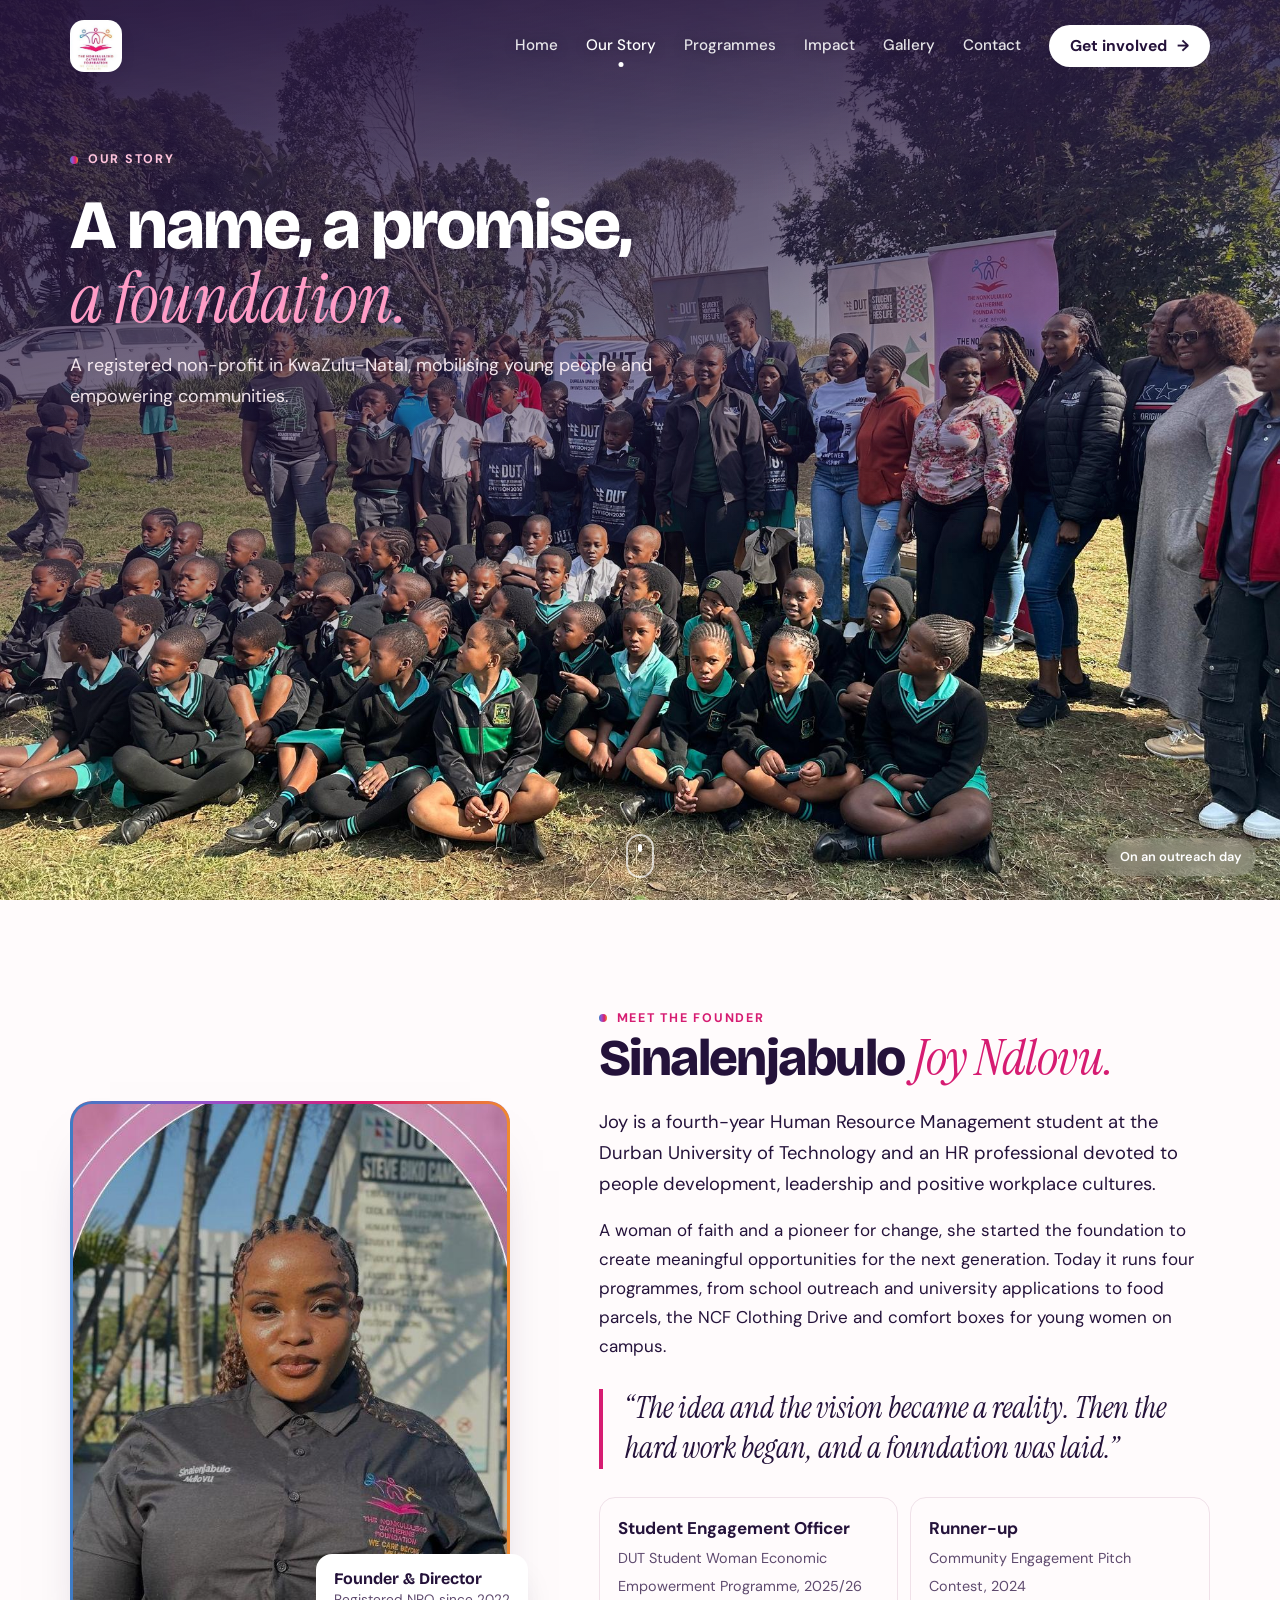
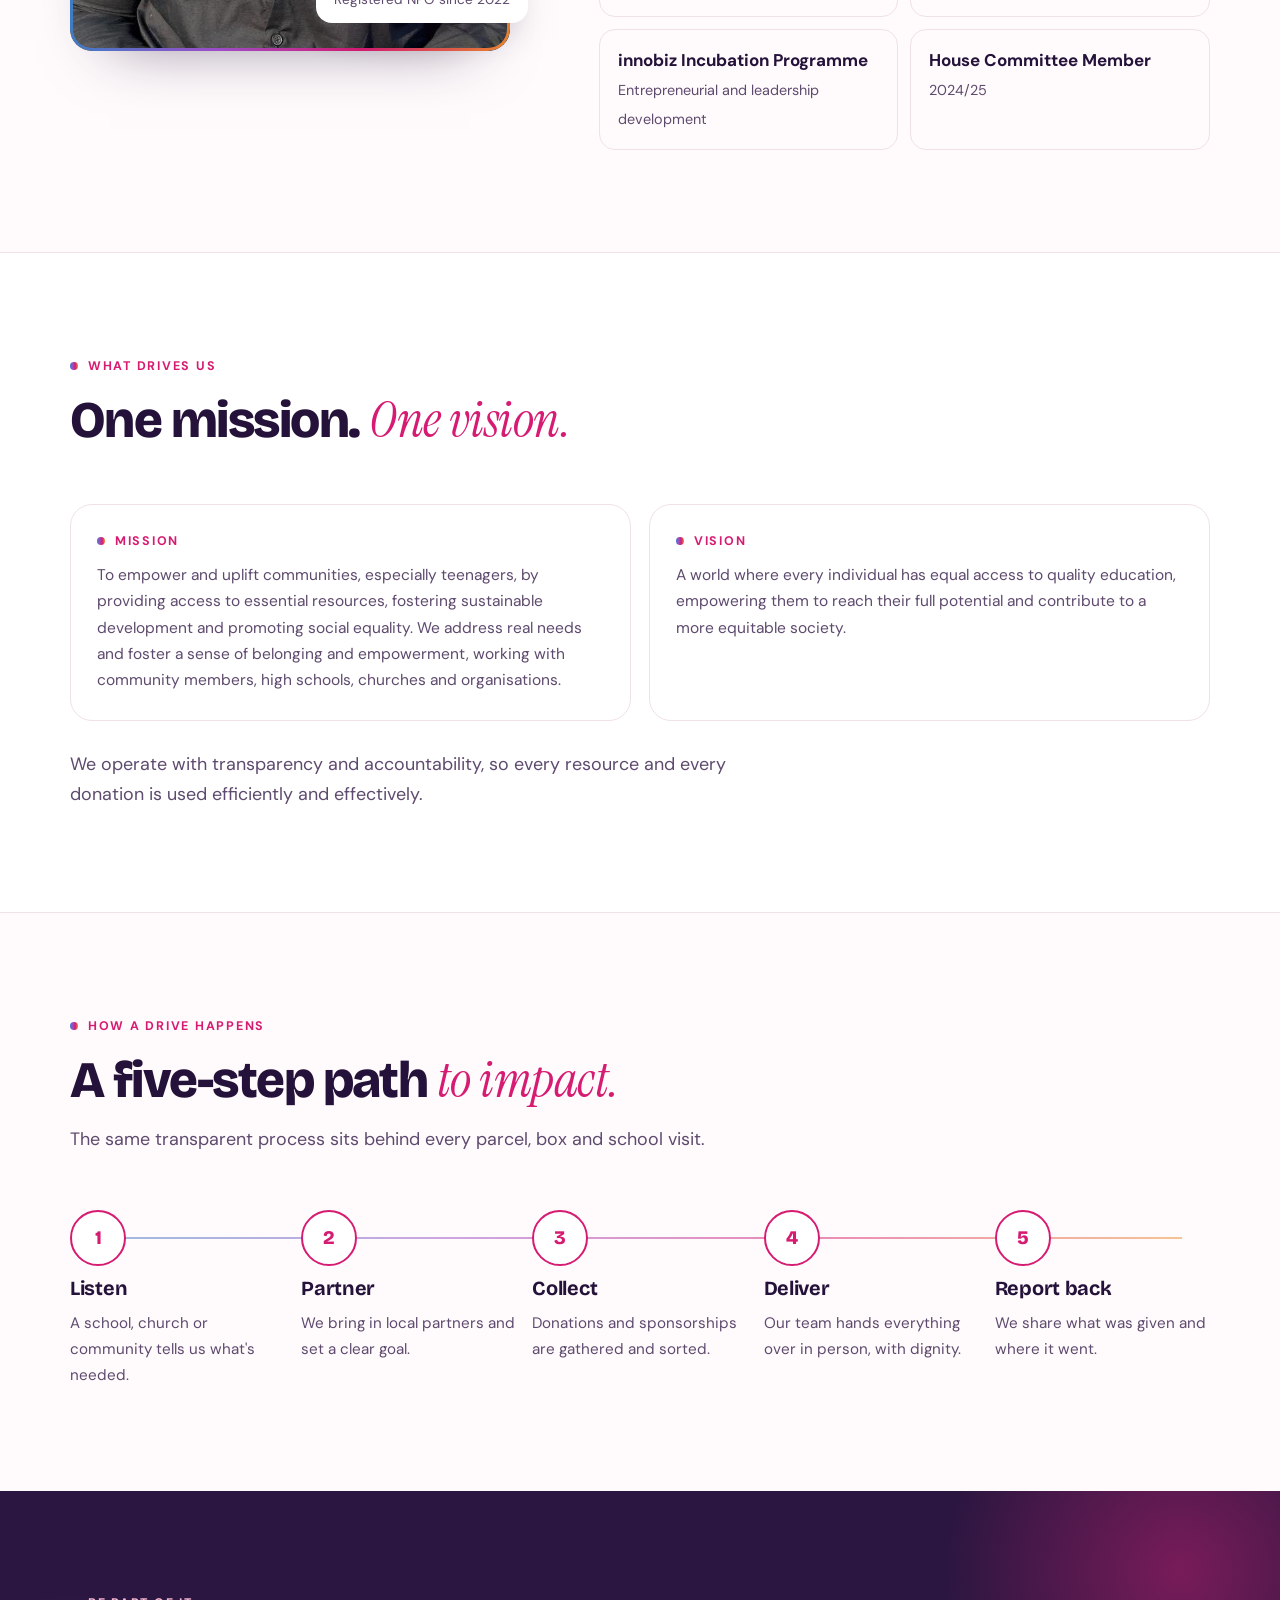
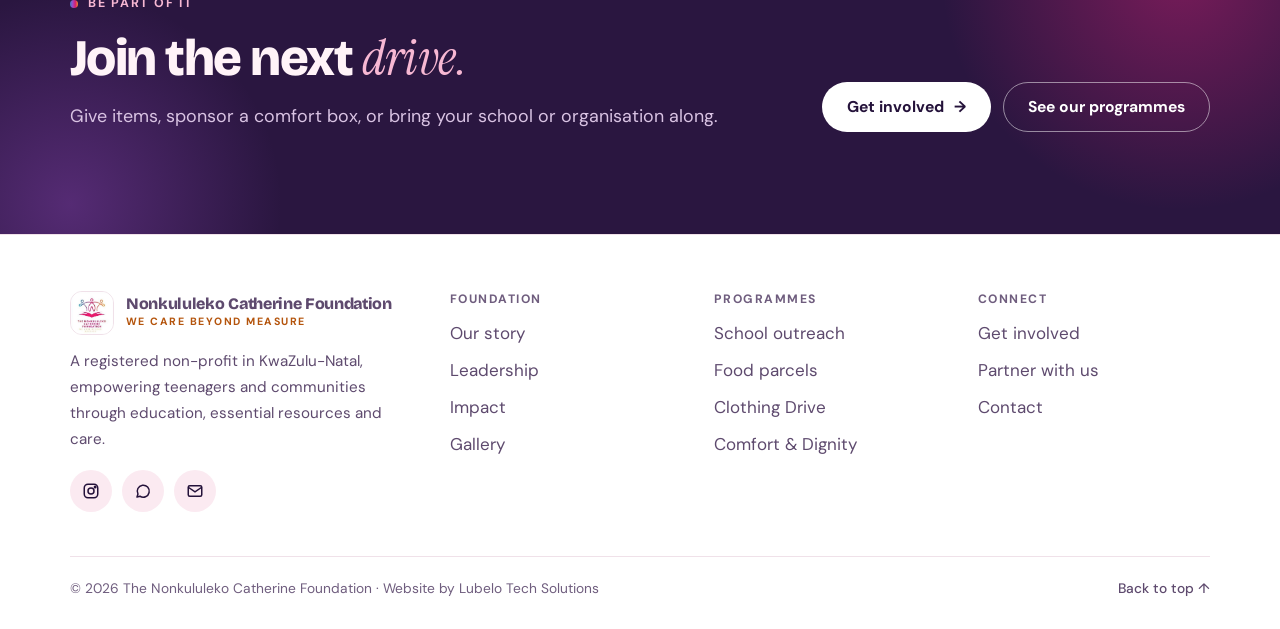
<file: site/about.html>
<!doctype html>
<html lang="en" class="no-js" data-theme="light">
<head>
<meta charset="utf-8">
<meta name="viewport" content="width=device-width, initial-scale=1, viewport-fit=cover">
<title>Our Story · Nonkululeko Catherine Foundation</title>
<meta name="description" content="Why the Nonkululeko Catherine Foundation exists, the founder behind it, our mission and vision, and how every drive happens.">
<meta name="robots" content="noindex, nofollow">
<meta name="theme-color" content="#FFFFFF">
<meta name="color-scheme" content="light">
<meta property="og:type" content="website">
<meta property="og:site_name" content="Nonkululeko Catherine Foundation">
<meta property="og:title" content="Our Story · Nonkululeko Catherine Foundation">
<meta property="og:description" content="Why the Nonkululeko Catherine Foundation exists, the founder behind it, our mission and vision, and how every drive happens.">
<meta property="og:image" content="images/founder.jpg">
<link rel="icon" href="images/logo.jpg">
<link rel="preconnect" href="https://fonts.googleapis.com">
<link rel="preconnect" href="https://fonts.gstatic.com" crossorigin>
<link rel="stylesheet" href="https://fonts.googleapis.com/css2?family=Bricolage+Grotesque:opsz,wght@12..96,600;12..96,700;12..96,800&family=DM+Sans:opsz,wght@9..40,400;9..40,500;9..40,700&family=Instrument+Serif:ital@0;1&display=swap">
<link rel="stylesheet" href="assets/css/site.css?v=bc048c91">
<script>document.documentElement.classList.replace('no-js','js')</script>
</head>
<body>
<a class="skip" href="#main">Skip to content</a>
<header class="site-head">
  <div class="wrap nav">
    <a class="brand brand-logo" href="index.html" aria-label="Nonkululeko Catherine Foundation, home"><img src="images/logo.jpg" alt="Nonkululeko Catherine Foundation logo" width="56" height="56"></a>
    <nav class="links" id="links" aria-label="Main">
      <a href="index.html">Home</a>
      <a href="about.html">Our Story</a>
      <a href="programmes.html">Programmes</a>
      <a href="impact.html">Impact</a>
      <a href="gallery.html">Gallery</a>
      <a href="contact.html">Contact</a>
      <a class="btn" href="get-involved.html">Get involved <span class="arr">→</span></a>
    </nav>
    <button id="menu-btn" type="button" aria-expanded="false" aria-controls="links" aria-label="Open menu"><span class="bars" aria-hidden="true"><i></i><i></i><i></i></span></button>
  </div>
</header>
<main id="main">
<section class="hero hero-top" style="--pos:50% 0%;--pos-m:62% 30%">
  <img class="hero-bg" src="images/hero-story.jpg" srcset="images/hero-story-1000.jpg 1000w, images/hero-story.jpg 2000w" sizes="100vw" alt="Learners in green and black uniforms with foundation volunteers and partners outdoors, in front of the foundation banner" width="2000" height="1500" fetchpriority="high">
  <div class="wrap hero-inner">
    <div class="hero-copy">
      <span class="eyebrow">Our story</span>
      <h1>A name, a promise, <i>a foundation.</i></h1>
      <p class="lede">A registered non-profit in KwaZulu-Natal, mobilising young people and empowering communities.</p>
    </div>
  </div>
  <span class="hero-tag">On an outreach day</span>
  <a class="hero-cue" href="#founder" aria-label="Scroll to content"><span></span></a>
</section>

<section id="founder">
  <div class="wrap founder">
    <div class="f-photo reveal">
      <figure class="photo ring">
        <img src="images/founder.jpg" alt="Sinalenjabulo Joy Ndlovu, founder and director of the foundation" width="606" height="758">
      </figure>
      <span class="f-badge"><b>Founder &amp; Director</b>Registered NPO since 2022</span>
    </div>
    <div class="f-copy reveal">
      <span class="eyebrow">Meet the founder</span>
      <h2>Sinalenjabulo <i>Joy Ndlovu.</i></h2>
      <p class="f-lead">Joy is a fourth-year Human Resource Management student at the Durban University of Technology and an HR professional devoted to people development, leadership and positive workplace cultures.</p>
      <p>A woman of faith and a pioneer for change, she started the foundation to create meaningful opportunities for the next generation. Today it runs four programmes, from school outreach and university applications to food parcels, the NCF Clothing Drive and comfort boxes for young women on campus.</p>
      <blockquote class="quote">“The idea and the vision became a reality. Then the hard work began, and a foundation was laid.”</blockquote>
      <div class="creds">
        <div class="cred"><b>Student Engagement Officer</b><span>DUT Student Woman Economic Empowerment Programme, 2025/26</span></div>
        <div class="cred"><b>Runner-up</b><span>Community Engagement Pitch Contest, 2024</span></div>
        <div class="cred"><b>innobiz Incubation Programme</b><span>Entrepreneurial and leadership development</span></div>
        <div class="cred"><b>House Committee Member</b><span>2024/25</span></div>
      </div>
    </div>
  </div>
</section>

<section class="tinted">
  <div class="wrap">
    <div class="head reveal">
      <span class="eyebrow">What drives us</span>
      <h2>One mission. <i>One vision.</i></h2>
    </div>
    <div class="grid g2">
      <div class="card reveal">
        <span class="eyebrow">Mission</span>
        <p>To empower and uplift communities, especially teenagers, by providing access to essential resources, fostering sustainable development and promoting social equality. We address real needs and foster a sense of belonging and empowerment, working with community members, high schools, churches and organisations.</p>
      </div>
      <div class="card reveal">
        <span class="eyebrow">Vision</span>
        <p>A world where every individual has equal access to quality education, empowering them to reach their full potential and contribute to a more equitable society.</p>
      </div>
    </div>
    <p class="lede reveal" style="margin-top:28px">We operate with transparency and accountability, so every resource and every donation is used efficiently and effectively.</p>
  </div>
</section>

<section id="how">
  <div class="wrap">
    <div class="head reveal">
      <span class="eyebrow">How a drive happens</span>
      <h2>A five-step path <i>to impact.</i></h2>
      <p class="lede">The same transparent process sits behind every parcel, box and school visit.</p>
    </div>
    <div class="steps reveal">
      <div class="step"><span class="dot">1</span><h3>Listen</h3><p>A school, church or community tells us what's needed.</p></div>
      <div class="step"><span class="dot">2</span><h3>Partner</h3><p>We bring in local partners and set a clear goal.</p></div>
      <div class="step"><span class="dot">3</span><h3>Collect</h3><p>Donations and sponsorships are gathered and sorted.</p></div>
      <div class="step"><span class="dot">4</span><h3>Deliver</h3><p>Our team hands everything over in person, with dignity.</p></div>
      <div class="step"><span class="dot">5</span><h3>Report back</h3><p>We share what was given and where it went.</p></div>
    </div>
  </div>
</section>

<section class="band">
  <div class="wrap cta-box">
    <div class="head reveal" style="margin:0">
      <span class="eyebrow">Be part of it</span>
      <h2>Join the next <i>drive.</i></h2>
      <p class="lede">Give items, sponsor a comfort box, or bring your school or organisation along.</p>
    </div>
    <div class="cta-row reveal">
      <a class="btn btn-light" href="get-involved.html">Get involved <span class="arr">→</span></a>
      <a class="btn btn-ghost" href="programmes.html">See our programmes</a>
    </div>
  </div>
</section>
</main>
<footer>
  <div class="wrap">
    <div class="f-top">
      <div class="f-about">
        <a class="brand" href="index.html"><img src="images/logo.jpg" alt="Nonkululeko Catherine Foundation logo" width="44" height="44"><span><b>Nonkululeko Catherine Foundation</b><small>We care beyond measure</small></span></a>
        <p>A registered non-profit in KwaZulu-Natal, empowering teenagers and communities through education, essential resources and care.</p>
        <div class="social">
          <a href="https://www.instagram.com/official_ncf/" target="_blank" rel="noopener" aria-label="Instagram"><svg width="18" height="18" viewBox="0 0 24 24" fill="none" stroke="currentColor" stroke-width="2" aria-hidden="true"><rect x="3" y="3" width="18" height="18" rx="5"/><circle cx="12" cy="12" r="4"/><circle cx="17.5" cy="6.5" r="1" fill="currentColor"/></svg></a>
          <a href="https://wa.me/27815161673" target="_blank" rel="noopener" aria-label="WhatsApp"><svg width="18" height="18" viewBox="0 0 24 24" fill="none" stroke="currentColor" stroke-width="2" stroke-linejoin="round" aria-hidden="true"><path d="M4 20l1.3-3.9A8 8 0 1 1 8 19l-4 1Z"/></svg></a>
          <a href="mailto:thenonkululekofoundation@gmail.com" aria-label="Email"><svg width="18" height="18" viewBox="0 0 24 24" fill="none" stroke="currentColor" stroke-width="2" aria-hidden="true"><rect x="3" y="5" width="18" height="14" rx="2"/><path d="m3 7 9 6 9-6"/></svg></a>
        </div>
      </div>
      <div><h4>Foundation</h4><ul><li><a href="about.html">Our story</a></li><li><a href="about.html#founder">Leadership</a></li><li><a href="impact.html">Impact</a></li><li><a href="gallery.html">Gallery</a></li></ul></div>
      <div><h4>Programmes</h4><ul><li><a href="programmes.html#outreach">School outreach</a></li><li><a href="programmes.html#parcels">Food parcels</a></li><li><a href="programmes.html#clothing">Clothing Drive</a></li><li><a href="programmes.html#dignity">Comfort &amp; Dignity</a></li></ul></div>
      <div><h4>Connect</h4><ul><li><a href="get-involved.html">Get involved</a></li><li><a href="get-involved.html#partner">Partner with us</a></li><li><a href="contact.html">Contact</a></li></ul></div>
    </div>
    <div class="f-bot"><span>© <span id="yr">2026</span> The Nonkululeko Catherine Foundation · Website by Lubelo Tech Solutions</span><a href="#main">Back to top ↑</a></div>
  </div>
</footer>
<script src="assets/js/site.js?v=87ae9abc"></script>
</body>
</html>
</file>
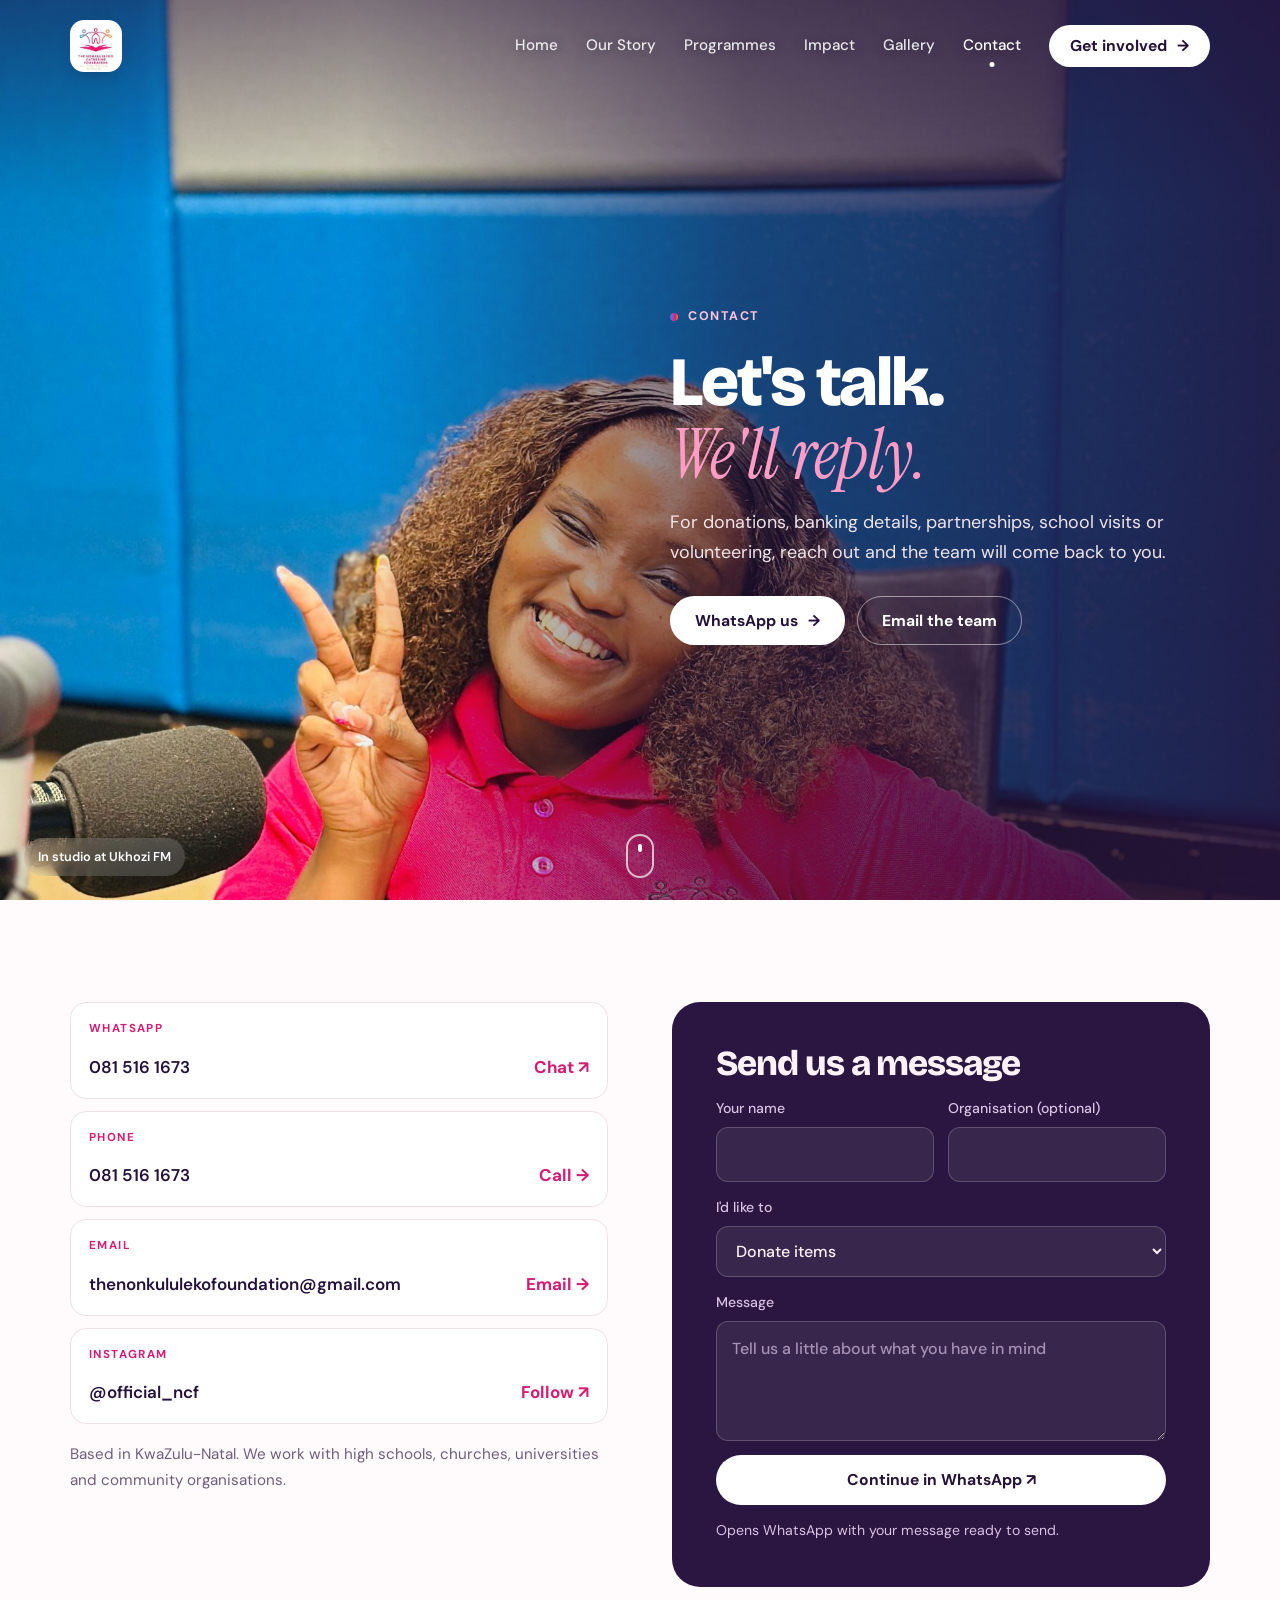
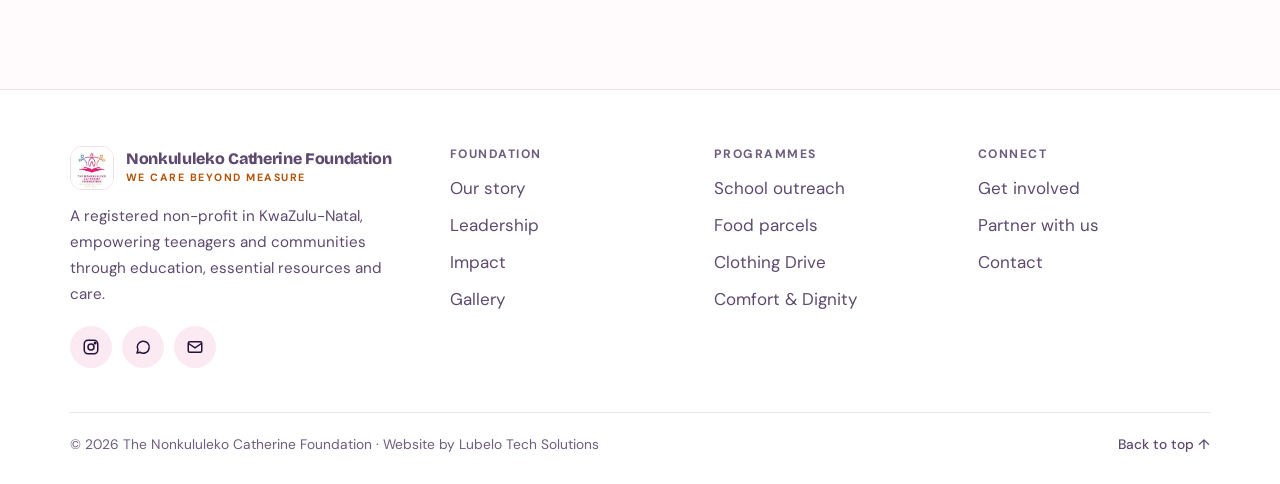
<file: site/contact.html>
<!doctype html>
<html lang="en" class="no-js" data-theme="light">
<head>
<meta charset="utf-8">
<meta name="viewport" content="width=device-width, initial-scale=1, viewport-fit=cover">
<title>Contact · Nonkululeko Catherine Foundation</title>
<meta name="description" content="Contact the Nonkululeko Catherine Foundation by WhatsApp, phone, email or Instagram to donate, volunteer, partner or ask for support.">
<meta name="robots" content="noindex, nofollow">
<meta name="theme-color" content="#FFFFFF">
<meta name="color-scheme" content="light">
<meta property="og:type" content="website">
<meta property="og:site_name" content="Nonkululeko Catherine Foundation">
<meta property="og:title" content="Contact · Nonkululeko Catherine Foundation">
<meta property="og:description" content="Contact the Nonkululeko Catherine Foundation by WhatsApp, phone, email or Instagram to donate, volunteer, partner or ask for support.">
<meta property="og:image" content="images/founder.jpg">
<link rel="icon" href="images/logo.jpg">
<link rel="preconnect" href="https://fonts.googleapis.com">
<link rel="preconnect" href="https://fonts.gstatic.com" crossorigin>
<link rel="stylesheet" href="https://fonts.googleapis.com/css2?family=Bricolage+Grotesque:opsz,wght@12..96,600;12..96,700;12..96,800&family=DM+Sans:opsz,wght@9..40,400;9..40,500;9..40,700&family=Instrument+Serif:ital@0;1&display=swap">
<link rel="stylesheet" href="assets/css/site.css?v=bc048c91">
<script>document.documentElement.classList.replace('no-js','js')</script>
</head>
<body>
<a class="skip" href="#main">Skip to content</a>
<header class="site-head">
  <div class="wrap nav">
    <a class="brand brand-logo" href="index.html" aria-label="Nonkululeko Catherine Foundation, home"><img src="images/logo.jpg" alt="Nonkululeko Catherine Foundation logo" width="56" height="56"></a>
    <nav class="links" id="links" aria-label="Main">
      <a href="index.html">Home</a>
      <a href="about.html">Our Story</a>
      <a href="programmes.html">Programmes</a>
      <a href="impact.html">Impact</a>
      <a href="gallery.html">Gallery</a>
      <a href="contact.html">Contact</a>
      <a class="btn" href="get-involved.html">Get involved <span class="arr">→</span></a>
    </nav>
    <button id="menu-btn" type="button" aria-expanded="false" aria-controls="links" aria-label="Open menu"><span class="bars" aria-hidden="true"><i></i><i></i><i></i></span></button>
  </div>
</header>
<main id="main">
<section class="hero hero-right" style="--pos:50% 45%;--pos-m:30% 0%">
  <picture><source media="(max-width:700px)" srcset="images/hero-contact-m.jpg"><img class="hero-bg" src="images/hero-contact.jpg" srcset="images/hero-contact-1000.jpg 1000w, images/hero-contact.jpg 2000w" sizes="100vw" alt="A smiling foundation team member in a pink shirt making a peace sign at a radio studio microphone" width="2000" height="2667" fetchpriority="high"></picture>
  <div class="wrap hero-inner">
    <div class="hero-copy">
      <span class="eyebrow">Contact</span>
      <h1>Let's talk. <i>We'll reply.</i></h1>
      <p class="lede">For donations, banking details, partnerships, school visits or volunteering, reach out and the team will come back to you.</p>
      <div class="cta-row">
        <a class="btn btn-light" href="https://wa.me/27815161673" target="_blank" rel="noopener">WhatsApp us <span class="arr">→</span></a>
        <a class="btn btn-ghost" href="mailto:thenonkululekofoundation@gmail.com">Email the team</a>
      </div>
    </div>
  </div>
  <span class="hero-tag">In studio at Ukhozi FM</span>
  <a class="hero-cue" href="#after-hero" aria-label="Scroll to content"><span></span></a>
</section>

<section id="after-hero">
  <div class="wrap split" style="align-items:start">
    <div class="copy reveal">
      <div class="c-list">
        <a class="c-item" href="https://wa.me/27815161673" target="_blank" rel="noopener"><span class="lbl">WhatsApp</span><span class="val">081 516 1673</span><span class="more">Chat ↗</span></a>
        <a class="c-item" href="tel:+27815161673"><span class="lbl">Phone</span><span class="val">081 516 1673</span><span class="more">Call →</span></a>
        <a class="c-item" href="mailto:thenonkululekofoundation@gmail.com"><span class="lbl">Email</span><span class="val">thenonkululekofoundation@gmail.com</span><span class="more">Email →</span></a>
        <a class="c-item" href="https://www.instagram.com/official_ncf/" target="_blank" rel="noopener"><span class="lbl">Instagram</span><span class="val">@official_ncf</span><span class="more">Follow ↗</span></a>
      </div>
      <p style="color:var(--mute);font-size:.95rem">Based in KwaZulu-Natal. We work with high schools, churches, universities and community organisations.</p>
    </div>
    <div class="form-card reveal">
      <form data-wa="27815161673" novalidate>
        <h2>Send us a message</h2>
        <div class="row2">
          <label>Your name<input id="f-name" name="name" autocomplete="name" required></label>
          <label>Organisation (optional)<input id="f-org" name="org" autocomplete="organization"></label>
        </div>
        <label>I'd like to
          <select id="topic" name="topic">
            <option value="donate">Donate items</option>
            <option value="sponsor">Sponsor a comfort box</option>
            <option value="school">Bring the foundation to my school</option>
            <option value="partner">Partner as an organisation</option>
            <option value="volunteer">Volunteer</option>
            <option value="support">Ask for support</option>
          </select>
        </label>
        <label>Message<textarea id="f-msg" name="message" placeholder="Tell us a little about what you have in mind"></textarea></label>
        <button class="btn btn-light" type="submit">Continue in WhatsApp ↗</button>
        <p class="note" id="f-note" aria-live="polite">Opens WhatsApp with your message ready to send.</p>
      </form>
    </div>
  </div>
</section>
</main>
<footer>
  <div class="wrap">
    <div class="f-top">
      <div class="f-about">
        <a class="brand" href="index.html"><img src="images/logo.jpg" alt="Nonkululeko Catherine Foundation logo" width="44" height="44"><span><b>Nonkululeko Catherine Foundation</b><small>We care beyond measure</small></span></a>
        <p>A registered non-profit in KwaZulu-Natal, empowering teenagers and communities through education, essential resources and care.</p>
        <div class="social">
          <a href="https://www.instagram.com/official_ncf/" target="_blank" rel="noopener" aria-label="Instagram"><svg width="18" height="18" viewBox="0 0 24 24" fill="none" stroke="currentColor" stroke-width="2" aria-hidden="true"><rect x="3" y="3" width="18" height="18" rx="5"/><circle cx="12" cy="12" r="4"/><circle cx="17.5" cy="6.5" r="1" fill="currentColor"/></svg></a>
          <a href="https://wa.me/27815161673" target="_blank" rel="noopener" aria-label="WhatsApp"><svg width="18" height="18" viewBox="0 0 24 24" fill="none" stroke="currentColor" stroke-width="2" stroke-linejoin="round" aria-hidden="true"><path d="M4 20l1.3-3.9A8 8 0 1 1 8 19l-4 1Z"/></svg></a>
          <a href="mailto:thenonkululekofoundation@gmail.com" aria-label="Email"><svg width="18" height="18" viewBox="0 0 24 24" fill="none" stroke="currentColor" stroke-width="2" aria-hidden="true"><rect x="3" y="5" width="18" height="14" rx="2"/><path d="m3 7 9 6 9-6"/></svg></a>
        </div>
      </div>
      <div><h4>Foundation</h4><ul><li><a href="about.html">Our story</a></li><li><a href="about.html#founder">Leadership</a></li><li><a href="impact.html">Impact</a></li><li><a href="gallery.html">Gallery</a></li></ul></div>
      <div><h4>Programmes</h4><ul><li><a href="programmes.html#outreach">School outreach</a></li><li><a href="programmes.html#parcels">Food parcels</a></li><li><a href="programmes.html#clothing">Clothing Drive</a></li><li><a href="programmes.html#dignity">Comfort &amp; Dignity</a></li></ul></div>
      <div><h4>Connect</h4><ul><li><a href="get-involved.html">Get involved</a></li><li><a href="get-involved.html#partner">Partner with us</a></li><li><a href="contact.html">Contact</a></li></ul></div>
    </div>
    <div class="f-bot"><span>© <span id="yr">2026</span> The Nonkululeko Catherine Foundation · Website by Lubelo Tech Solutions</span><a href="#main">Back to top ↑</a></div>
  </div>
</footer>
<script src="assets/js/site.js?v=87ae9abc"></script>
</body>
</html>
</file>
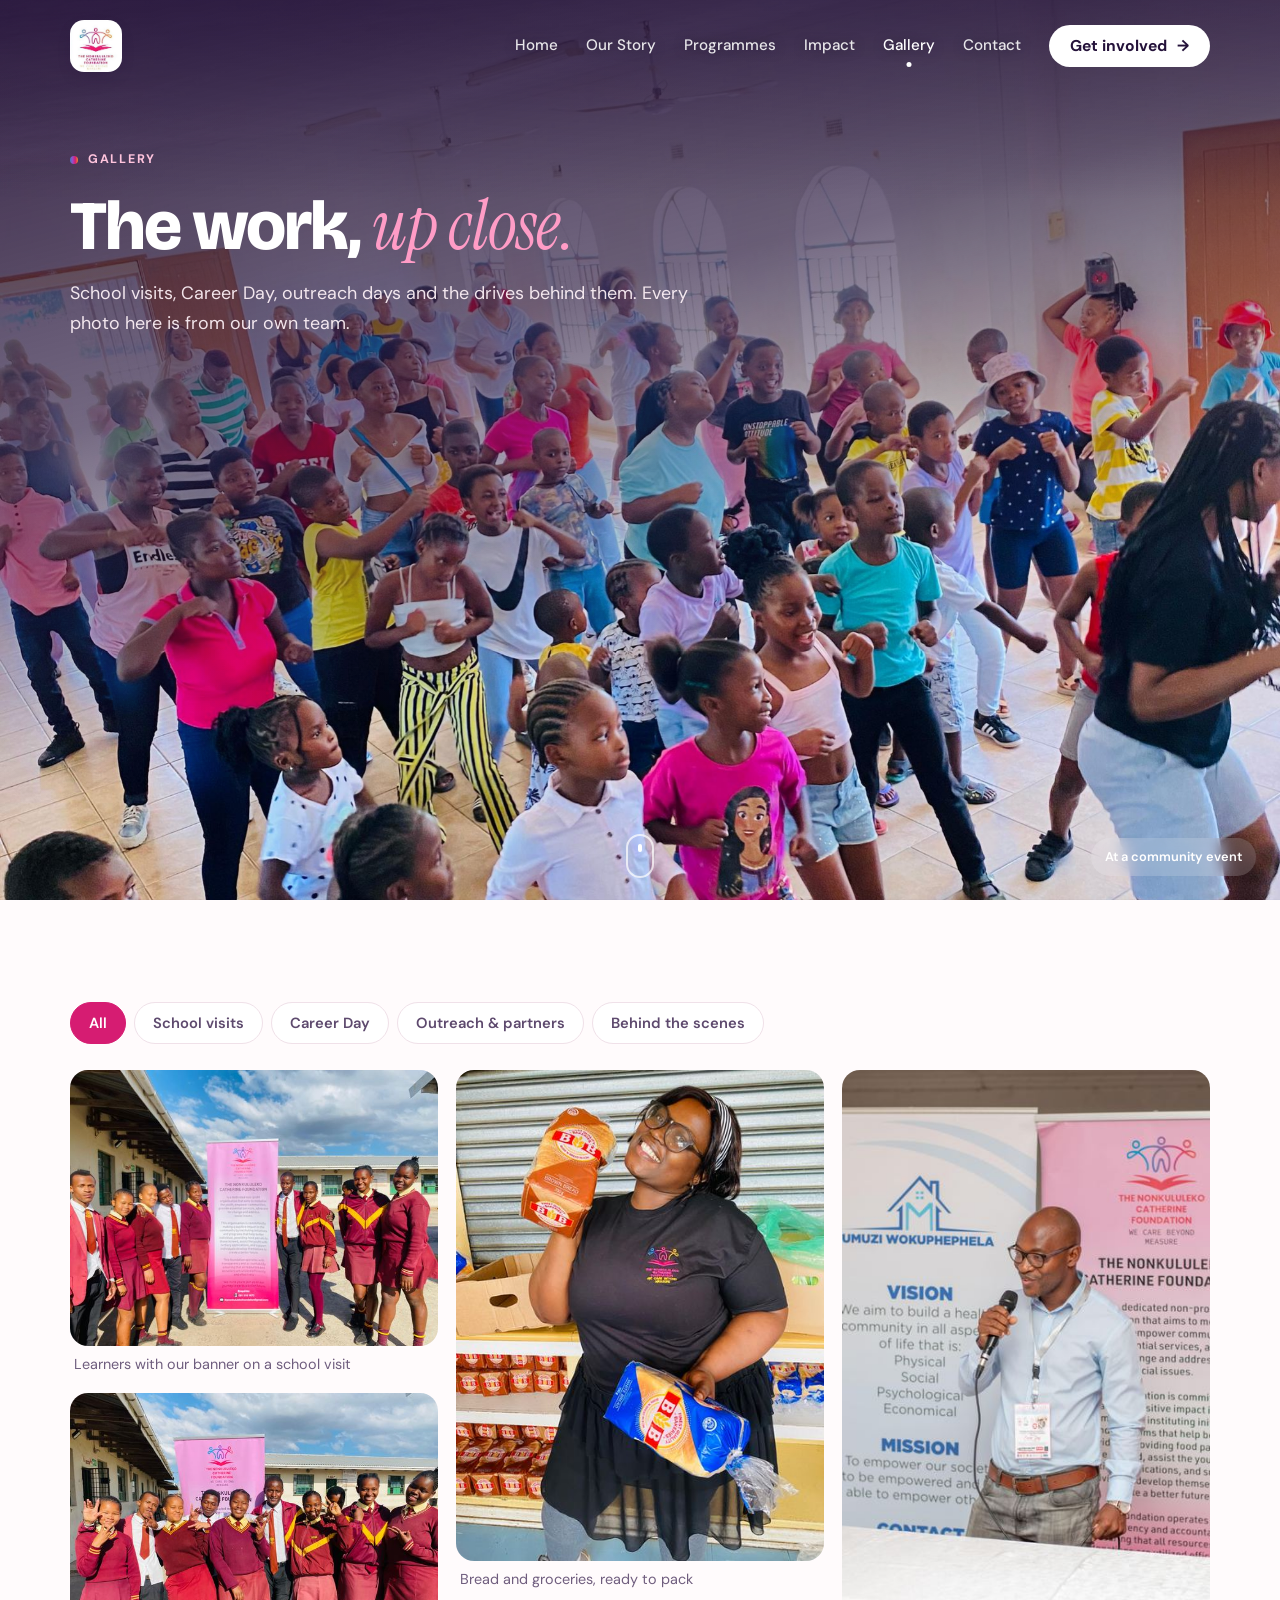
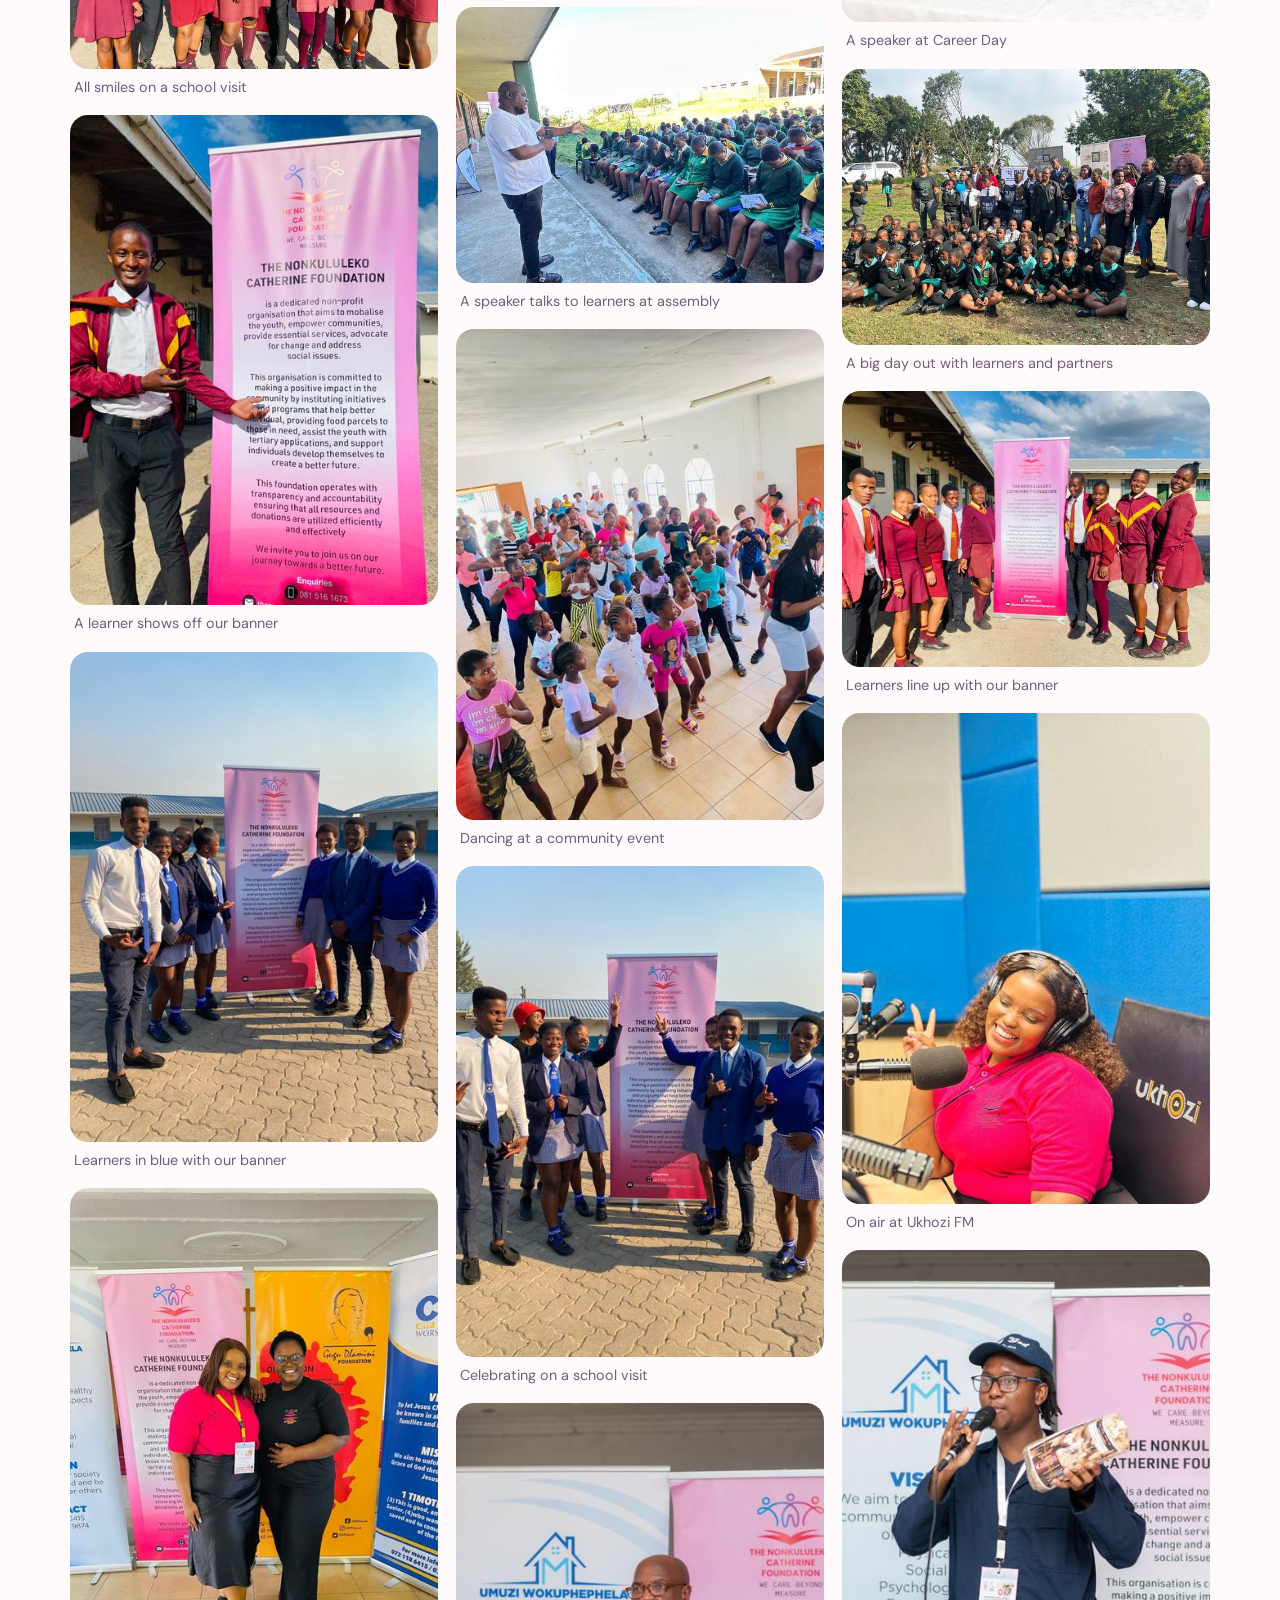
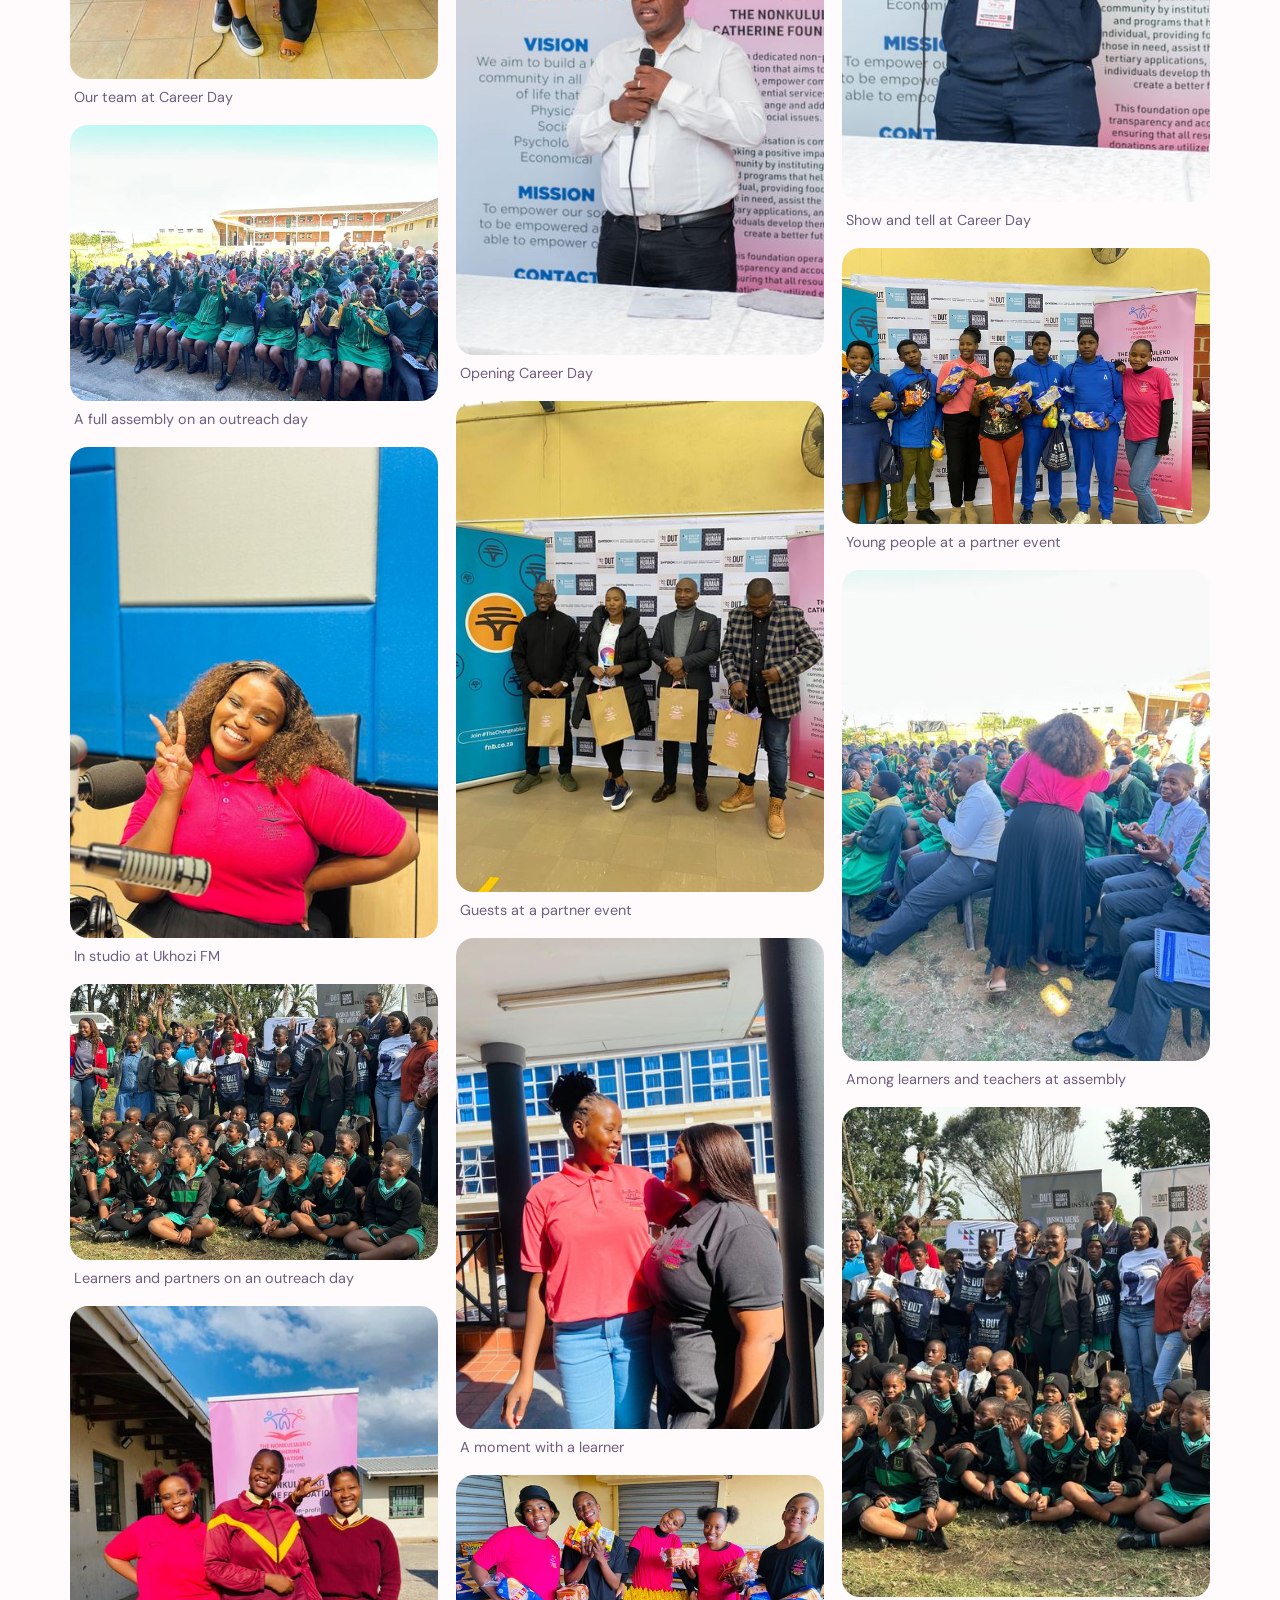
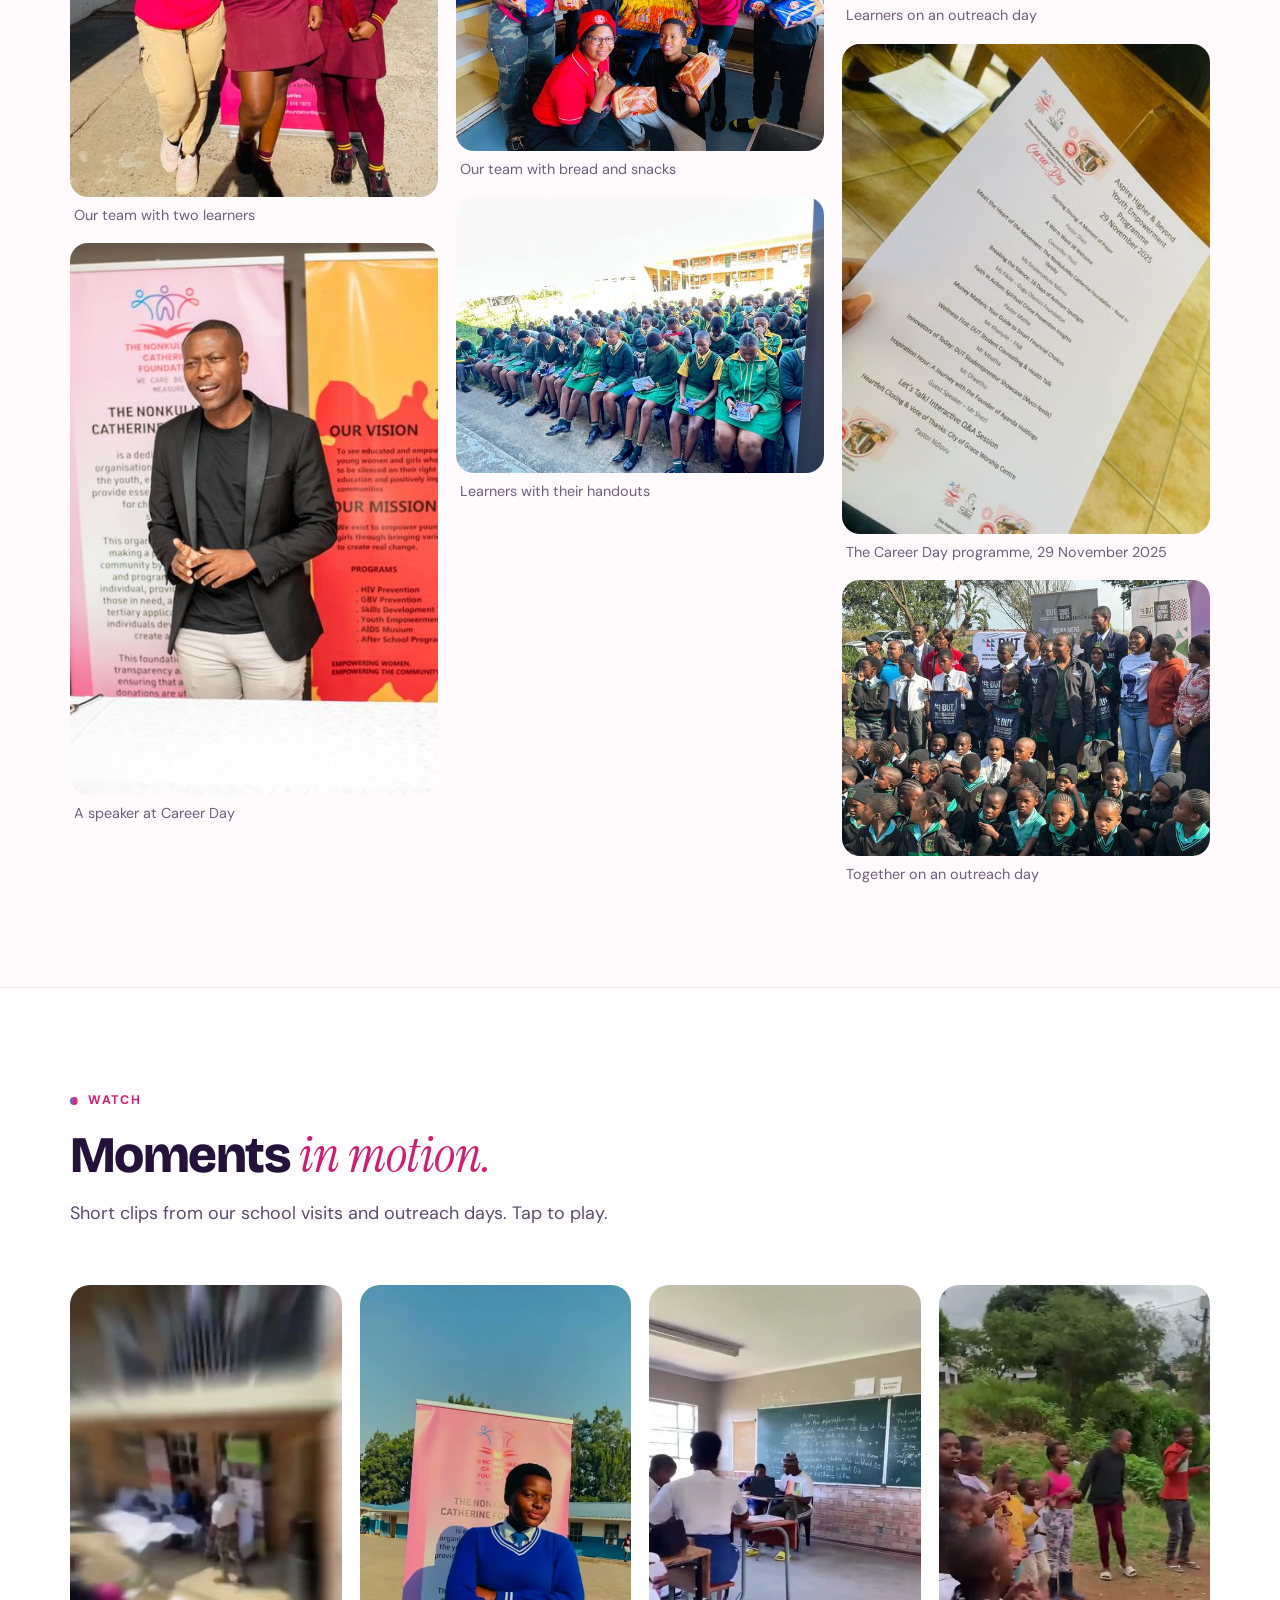
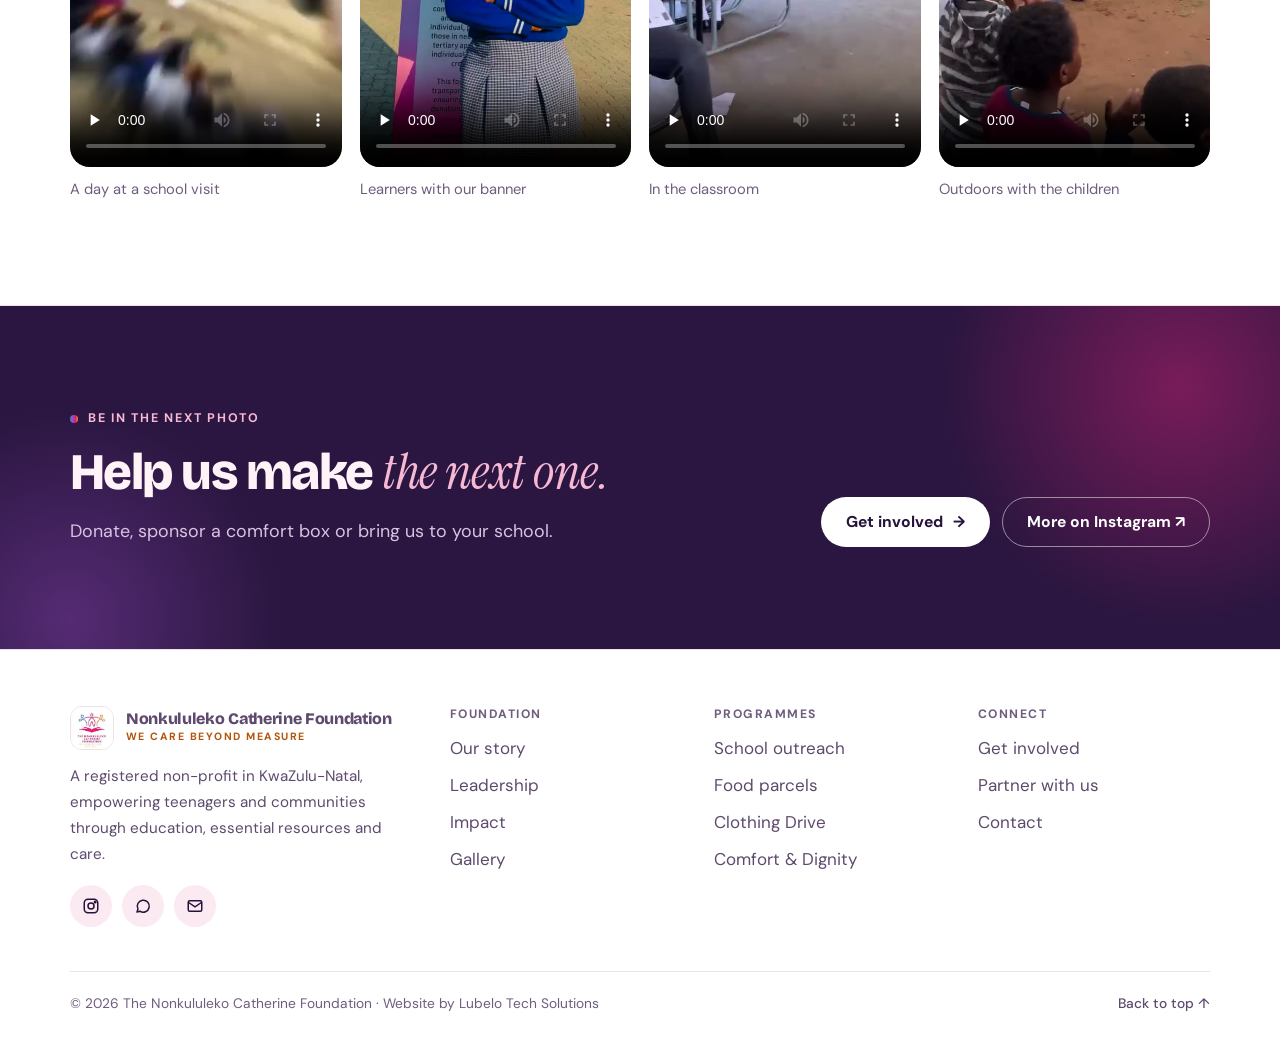
<file: site/gallery.html>
<!doctype html>
<html lang="en" class="no-js" data-theme="light">
<head>
<meta charset="utf-8">
<meta name="viewport" content="width=device-width, initial-scale=1, viewport-fit=cover">
<title>Gallery · Nonkululeko Catherine Foundation</title>
<meta name="description" content="Photos and videos from the Nonkululeko Catherine Foundation's school visits, Career Day, outreach days and drives across KwaZulu-Natal.">
<meta name="robots" content="noindex, nofollow">
<meta name="theme-color" content="#FFFFFF">
<meta name="color-scheme" content="light">
<meta property="og:type" content="website">
<meta property="og:site_name" content="Nonkululeko Catherine Foundation">
<meta property="og:title" content="Gallery · Nonkululeko Catherine Foundation">
<meta property="og:description" content="Photos and videos from the Nonkululeko Catherine Foundation's school visits, Career Day, outreach days and drives across KwaZulu-Natal.">
<meta property="og:image" content="images/founder.jpg">
<link rel="icon" href="images/logo.jpg">
<link rel="preconnect" href="https://fonts.googleapis.com">
<link rel="preconnect" href="https://fonts.gstatic.com" crossorigin>
<link rel="stylesheet" href="https://fonts.googleapis.com/css2?family=Bricolage+Grotesque:opsz,wght@12..96,600;12..96,700;12..96,800&family=DM+Sans:opsz,wght@9..40,400;9..40,500;9..40,700&family=Instrument+Serif:ital@0;1&display=swap">
<link rel="stylesheet" href="assets/css/site.css?v=bc048c91">
<script>document.documentElement.classList.replace('no-js','js')</script>
</head>
<body>
<a class="skip" href="#main">Skip to content</a>
<header class="site-head">
  <div class="wrap nav">
    <a class="brand brand-logo" href="index.html" aria-label="Nonkululeko Catherine Foundation, home"><img src="images/logo.jpg" alt="Nonkululeko Catherine Foundation logo" width="56" height="56"></a>
    <nav class="links" id="links" aria-label="Main">
      <a href="index.html">Home</a>
      <a href="about.html">Our Story</a>
      <a href="programmes.html">Programmes</a>
      <a href="impact.html">Impact</a>
      <a href="gallery.html">Gallery</a>
      <a href="contact.html">Contact</a>
      <a class="btn" href="get-involved.html">Get involved <span class="arr">→</span></a>
    </nav>
    <button id="menu-btn" type="button" aria-expanded="false" aria-controls="links" aria-label="Open menu"><span class="bars" aria-hidden="true"><i></i><i></i><i></i></span></button>
  </div>
</header>
<main id="main">
<section class="hero hero-top" style="--pos:50% 35%;--pos-m:50% 60%">
  <img class="hero-bg" src="images/hero-gallery.jpg" srcset="images/hero-gallery-1000.jpg 1000w, images/hero-gallery.jpg 2000w" sizes="100vw" alt="Children dancing together in a hall during a community event" width="2000" height="2667" fetchpriority="high">
  <div class="wrap hero-inner">
    <div class="hero-copy">
      <span class="eyebrow">Gallery</span>
      <h1>The work, <i>up close.</i></h1>
      <p class="lede">School visits, Career Day, outreach days and the drives behind them. Every photo here is from our own team.</p>
    </div>
  </div>
  <span class="hero-tag">At a community event</span>
  <a class="hero-cue" href="#after-hero" aria-label="Scroll to content"><span></span></a>
</section>

<section id="after-hero">
  <div class="wrap">
    <div class="g-filters" role="group" aria-label="Filter photos" hidden>
      <button type="button" class="chip" data-filter="all" aria-pressed="true">All</button>
      <button type="button" class="chip" data-filter="schools" aria-pressed="false">School visits</button>
      <button type="button" class="chip" data-filter="career" aria-pressed="false">Career Day</button>
      <button type="button" class="chip" data-filter="community" aria-pressed="false">Outreach &amp; partners</button>
      <button type="button" class="chip" data-filter="behind" aria-pressed="false">Behind the scenes</button>
    </div>
    <div class="gallery" data-gallery>
      <figure class="gi" data-cat="schools"><a href="images/g-school-banner-1.jpg"><img src="images/g-school-banner-1-sm.jpg" alt="Learners in maroon uniforms standing around the foundation&#x27;s pink banner" width="600" height="450" loading="lazy"></a><figcaption>Learners with our banner on a school visit</figcaption></figure>
      <figure class="gi" data-cat="schools"><a href="images/g-school-smiles.jpg"><img src="images/g-school-smiles-sm.jpg" alt="Learners laughing and posing in front of the foundation banner" width="600" height="450" loading="lazy"></a><figcaption>All smiles on a school visit</figcaption></figure>
      <figure class="gi" data-cat="schools"><a href="images/g-school-learner-banner.jpg"><img src="images/g-school-learner-banner-sm.jpg" alt="A learner in a maroon blazer pointing at the foundation banner" width="450" height="600" loading="lazy"></a><figcaption>A learner shows off our banner</figcaption></figure>
      <figure class="gi" data-cat="schools"><a href="images/g-school-blue-1.jpg"><img src="images/g-school-blue-1-sm.jpg" alt="Learners in navy and blue uniforms beside the foundation banner" width="450" height="600" loading="lazy"></a><figcaption>Learners in blue with our banner</figcaption></figure>
      <figure class="gi" data-cat="career"><a href="images/g-career-day-5.jpg"><img src="images/g-career-day-5-sm.jpg" alt="Two women from the foundation team standing in front of partner banners" width="450" height="600" loading="lazy"></a><figcaption>Our team at Career Day</figcaption></figure>
      <figure class="gi" data-cat="schools"><a href="images/g-assembly-1.jpg"><img src="images/g-assembly-1-sm.jpg" alt="Rows of learners in green uniforms seated outdoors at an assembly" width="600" height="450" loading="lazy"></a><figcaption>A full assembly on an outreach day</figcaption></figure>
      <figure class="gi" data-cat="behind"><a href="images/g-radio-2.jpg"><img src="images/g-radio-2-sm.jpg" alt="A foundation team member in a pink shirt making a peace sign in a radio studio" width="450" height="600" loading="lazy"></a><figcaption>In studio at Ukhozi FM</figcaption></figure>
      <figure class="gi" data-cat="community"><a href="images/g-outreach-day-3.jpg"><img src="images/g-outreach-day-3-sm.jpg" alt="Young learners in green and black uniforms seated on the grass holding navy DUT bags, with adults standing behind" width="600" height="450" loading="lazy"></a><figcaption>Learners and partners on an outreach day</figcaption></figure>
      <figure class="gi" data-cat="schools"><a href="images/g-school-volunteer.jpg"><img src="images/g-school-volunteer-sm.jpg" alt="A foundation team member in pink with two learners in maroon uniforms" width="450" height="600" loading="lazy"></a><figcaption>Our team with two learners</figcaption></figure>
      <figure class="gi" data-cat="career"><a href="images/g-career-day-4.jpg"><img src="images/g-career-day-4-sm.jpg" alt="A speaker in a black blazer addressing the room in front of foundation banners" width="400" height="600" loading="lazy"></a><figcaption>A speaker at Career Day</figcaption></figure>
      <figure class="gi" data-cat="behind"><a href="images/g-food-bread.jpg"><img src="images/g-food-bread-sm.jpg" alt="A volunteer holding up loaves of bread in a storeroom stocked with groceries" width="450" height="600" loading="lazy"></a><figcaption>Bread and groceries, ready to pack</figcaption></figure>
      <figure class="gi" data-cat="schools"><a href="images/g-assembly-speaker.jpg"><img src="images/g-assembly-speaker-sm.jpg" alt="A man with a microphone speaking to seated learners in green uniforms" width="600" height="450" loading="lazy"></a><figcaption>A speaker talks to learners at assembly</figcaption></figure>
      <figure class="gi" data-cat="community"><a href="images/g-kids-dance.jpg"><img src="images/g-kids-dance-sm.jpg" alt="Children dancing in a hall during a community event" width="450" height="600" loading="lazy"></a><figcaption>Dancing at a community event</figcaption></figure>
      <figure class="gi" data-cat="schools"><a href="images/g-school-blue-2.jpg"><img src="images/g-school-blue-2-sm.jpg" alt="Learners in blue uniforms cheering beside the foundation banner" width="450" height="600" loading="lazy"></a><figcaption>Celebrating on a school visit</figcaption></figure>
      <figure class="gi" data-cat="career"><a href="images/g-career-day-1.jpg"><img src="images/g-career-day-1-sm.jpg" alt="A speaker in a white shirt holding a microphone in front of partner banners" width="400" height="600" loading="lazy"></a><figcaption>Opening Career Day</figcaption></figure>
      <figure class="gi" data-cat="community"><a href="images/g-partners.jpg"><img src="images/g-partners-sm.jpg" alt="Four guests holding foundation gift bags in front of an FNB and DUT backdrop" width="450" height="600" loading="lazy"></a><figcaption>Guests at a partner event</figcaption></figure>
      <figure class="gi" data-cat="schools"><a href="images/g-school-moment.jpg"><img src="images/g-school-moment-sm.jpg" alt="A foundation team member sharing a moment with a learner" width="450" height="600" loading="lazy"></a><figcaption>A moment with a learner</figcaption></figure>
      <figure class="gi" data-cat="behind"><a href="images/g-food-team.jpg"><img src="images/g-food-team-sm.jpg" alt="Volunteers in pink and black holding bread and snacks" width="600" height="450" loading="lazy"></a><figcaption>Our team with bread and snacks</figcaption></figure>
      <figure class="gi" data-cat="schools"><a href="images/g-assembly-2.jpg"><img src="images/g-assembly-2-sm.jpg" alt="Learners in green uniforms seated outdoors holding their handouts" width="600" height="450" loading="lazy"></a><figcaption>Learners with their handouts</figcaption></figure>
      <figure class="gi" data-cat="career"><a href="images/g-career-day-2.jpg"><img src="images/g-career-day-2-sm.jpg" alt="A speaker with a microphone and a name badge in front of partner banners" width="400" height="600" loading="lazy"></a><figcaption>A speaker at Career Day</figcaption></figure>
      <figure class="gi" data-cat="community"><a href="images/g-outreach-day-1.jpg"><img src="images/g-outreach-day-1-sm.jpg" alt="A large group of learners and adults outdoors in front of DUT banners" width="600" height="450" loading="lazy"></a><figcaption>A big day out with learners and partners</figcaption></figure>
      <figure class="gi" data-cat="schools"><a href="images/g-school-banner-2.jpg"><img src="images/g-school-banner-2-sm.jpg" alt="Learners in maroon uniforms lined up on either side of the foundation banner" width="600" height="450" loading="lazy"></a><figcaption>Learners line up with our banner</figcaption></figure>
      <figure class="gi" data-cat="behind"><a href="images/g-radio-1.jpg"><img src="images/g-radio-1-sm.jpg" alt="A foundation team member wearing headphones at a radio microphone" width="450" height="600" loading="lazy"></a><figcaption>On air at Ukhozi FM</figcaption></figure>
      <figure class="gi" data-cat="career"><a href="images/g-career-day-3.jpg"><img src="images/g-career-day-3-sm.jpg" alt="A speaker holding up a product while talking to the room" width="400" height="600" loading="lazy"></a><figcaption>Show and tell at Career Day</figcaption></figure>
      <figure class="gi" data-cat="community"><a href="images/g-partners-youth.jpg"><img src="images/g-partners-youth-sm.jpg" alt="Young people holding snacks in front of a partner backdrop and the foundation banner" width="600" height="450" loading="lazy"></a><figcaption>Young people at a partner event</figcaption></figure>
      <figure class="gi" data-cat="schools"><a href="images/g-assembly-crowd.jpg"><img src="images/g-assembly-crowd-sm.jpg" alt="A foundation team member in pink standing among seated learners and teachers" width="450" height="600" loading="lazy"></a><figcaption>Among learners and teachers at assembly</figcaption></figure>
      <figure class="gi" data-cat="community"><a href="images/g-outreach-day-2.jpg"><img src="images/g-outreach-day-2-sm.jpg" alt="Young learners seated on the grass with adults standing behind them" width="450" height="600" loading="lazy"></a><figcaption>Learners on an outreach day</figcaption></figure>
      <figure class="gi" data-cat="career"><a href="images/g-career-day-programme.jpg"><img src="images/g-career-day-programme-sm.jpg" alt="The printed programme for the Aspire Higher and Beyond Career Day, 29 November 2025" width="450" height="600" loading="lazy"></a><figcaption>The Career Day programme, 29 November 2025</figcaption></figure>
      <figure class="gi" data-cat="community"><a href="images/g-outreach-day-4.jpg"><img src="images/g-outreach-day-4-sm.jpg" alt="Learners and adults gathered outdoors in front of partner banners" width="600" height="450" loading="lazy"></a><figcaption>Together on an outreach day</figcaption></figure>
    </div>
  </div>
</section>

<section class="tinted" id="videos">
  <div class="wrap">
    <div class="head reveal">
      <span class="eyebrow">Watch</span>
      <h2>Moments <i>in motion.</i></h2>
      <p class="lede">Short clips from our school visits and outreach days. Tap to play.</p>
    </div>
    <div class="vids">
      <figure class="vid reveal"><video controls preload="none" playsinline poster="media/school-visit.jpg" width="540" height="960"><source src="media/school-visit.mp4" type="video/mp4"></video><figcaption>A day at a school visit</figcaption></figure>
      <figure class="vid reveal"><video controls preload="none" playsinline poster="media/school-banner.jpg" width="540" height="960"><source src="media/school-banner.mp4" type="video/mp4"></video><figcaption>Learners with our banner</figcaption></figure>
      <figure class="vid reveal"><video controls preload="none" playsinline poster="media/classroom.jpg" width="540" height="960"><source src="media/classroom.mp4" type="video/mp4"></video><figcaption>In the classroom</figcaption></figure>
      <figure class="vid reveal"><video controls preload="none" playsinline poster="media/kids-outdoors.jpg" width="540" height="960"><source src="media/kids-outdoors.mp4" type="video/mp4"></video><figcaption>Outdoors with the children</figcaption></figure>
    </div>
  </div>
</section>

<dialog class="lb" aria-label="Photo viewer">
  <figure><img src="images/logo.jpg" alt="Enlarged photo" width="900" height="1200"><figcaption></figcaption></figure>
  <button type="button" class="lb-btn lb-close" aria-label="Close">×</button>
  <button type="button" class="lb-btn lb-prev" aria-label="Previous photo">←</button>
  <button type="button" class="lb-btn lb-next" aria-label="Next photo">→</button>
</dialog>

<section class="band">
  <div class="wrap cta-box">
    <div class="head reveal" style="margin:0">
      <span class="eyebrow">Be in the next photo</span>
      <h2>Help us make <i>the next one.</i></h2>
      <p class="lede">Donate, sponsor a comfort box or bring us to your school.</p>
    </div>
    <div class="cta-row reveal">
      <a class="btn btn-light" href="get-involved.html">Get involved <span class="arr">→</span></a>
      <a class="btn btn-ghost" href="https://www.instagram.com/official_ncf/" target="_blank" rel="noopener">More on Instagram ↗</a>
    </div>
  </div>
</section>
</main>
<footer>
  <div class="wrap">
    <div class="f-top">
      <div class="f-about">
        <a class="brand" href="index.html"><img src="images/logo.jpg" alt="Nonkululeko Catherine Foundation logo" width="44" height="44"><span><b>Nonkululeko Catherine Foundation</b><small>We care beyond measure</small></span></a>
        <p>A registered non-profit in KwaZulu-Natal, empowering teenagers and communities through education, essential resources and care.</p>
        <div class="social">
          <a href="https://www.instagram.com/official_ncf/" target="_blank" rel="noopener" aria-label="Instagram"><svg width="18" height="18" viewBox="0 0 24 24" fill="none" stroke="currentColor" stroke-width="2" aria-hidden="true"><rect x="3" y="3" width="18" height="18" rx="5"/><circle cx="12" cy="12" r="4"/><circle cx="17.5" cy="6.5" r="1" fill="currentColor"/></svg></a>
          <a href="https://wa.me/27815161673" target="_blank" rel="noopener" aria-label="WhatsApp"><svg width="18" height="18" viewBox="0 0 24 24" fill="none" stroke="currentColor" stroke-width="2" stroke-linejoin="round" aria-hidden="true"><path d="M4 20l1.3-3.9A8 8 0 1 1 8 19l-4 1Z"/></svg></a>
          <a href="mailto:thenonkululekofoundation@gmail.com" aria-label="Email"><svg width="18" height="18" viewBox="0 0 24 24" fill="none" stroke="currentColor" stroke-width="2" aria-hidden="true"><rect x="3" y="5" width="18" height="14" rx="2"/><path d="m3 7 9 6 9-6"/></svg></a>
        </div>
      </div>
      <div><h4>Foundation</h4><ul><li><a href="about.html">Our story</a></li><li><a href="about.html#founder">Leadership</a></li><li><a href="impact.html">Impact</a></li><li><a href="gallery.html">Gallery</a></li></ul></div>
      <div><h4>Programmes</h4><ul><li><a href="programmes.html#outreach">School outreach</a></li><li><a href="programmes.html#parcels">Food parcels</a></li><li><a href="programmes.html#clothing">Clothing Drive</a></li><li><a href="programmes.html#dignity">Comfort &amp; Dignity</a></li></ul></div>
      <div><h4>Connect</h4><ul><li><a href="get-involved.html">Get involved</a></li><li><a href="get-involved.html#partner">Partner with us</a></li><li><a href="contact.html">Contact</a></li></ul></div>
    </div>
    <div class="f-bot"><span>© <span id="yr">2026</span> The Nonkululeko Catherine Foundation · Website by Lubelo Tech Solutions</span><a href="#main">Back to top ↑</a></div>
  </div>
</footer>
<script src="assets/js/site.js?v=87ae9abc"></script>
</body>
</html>
</file>
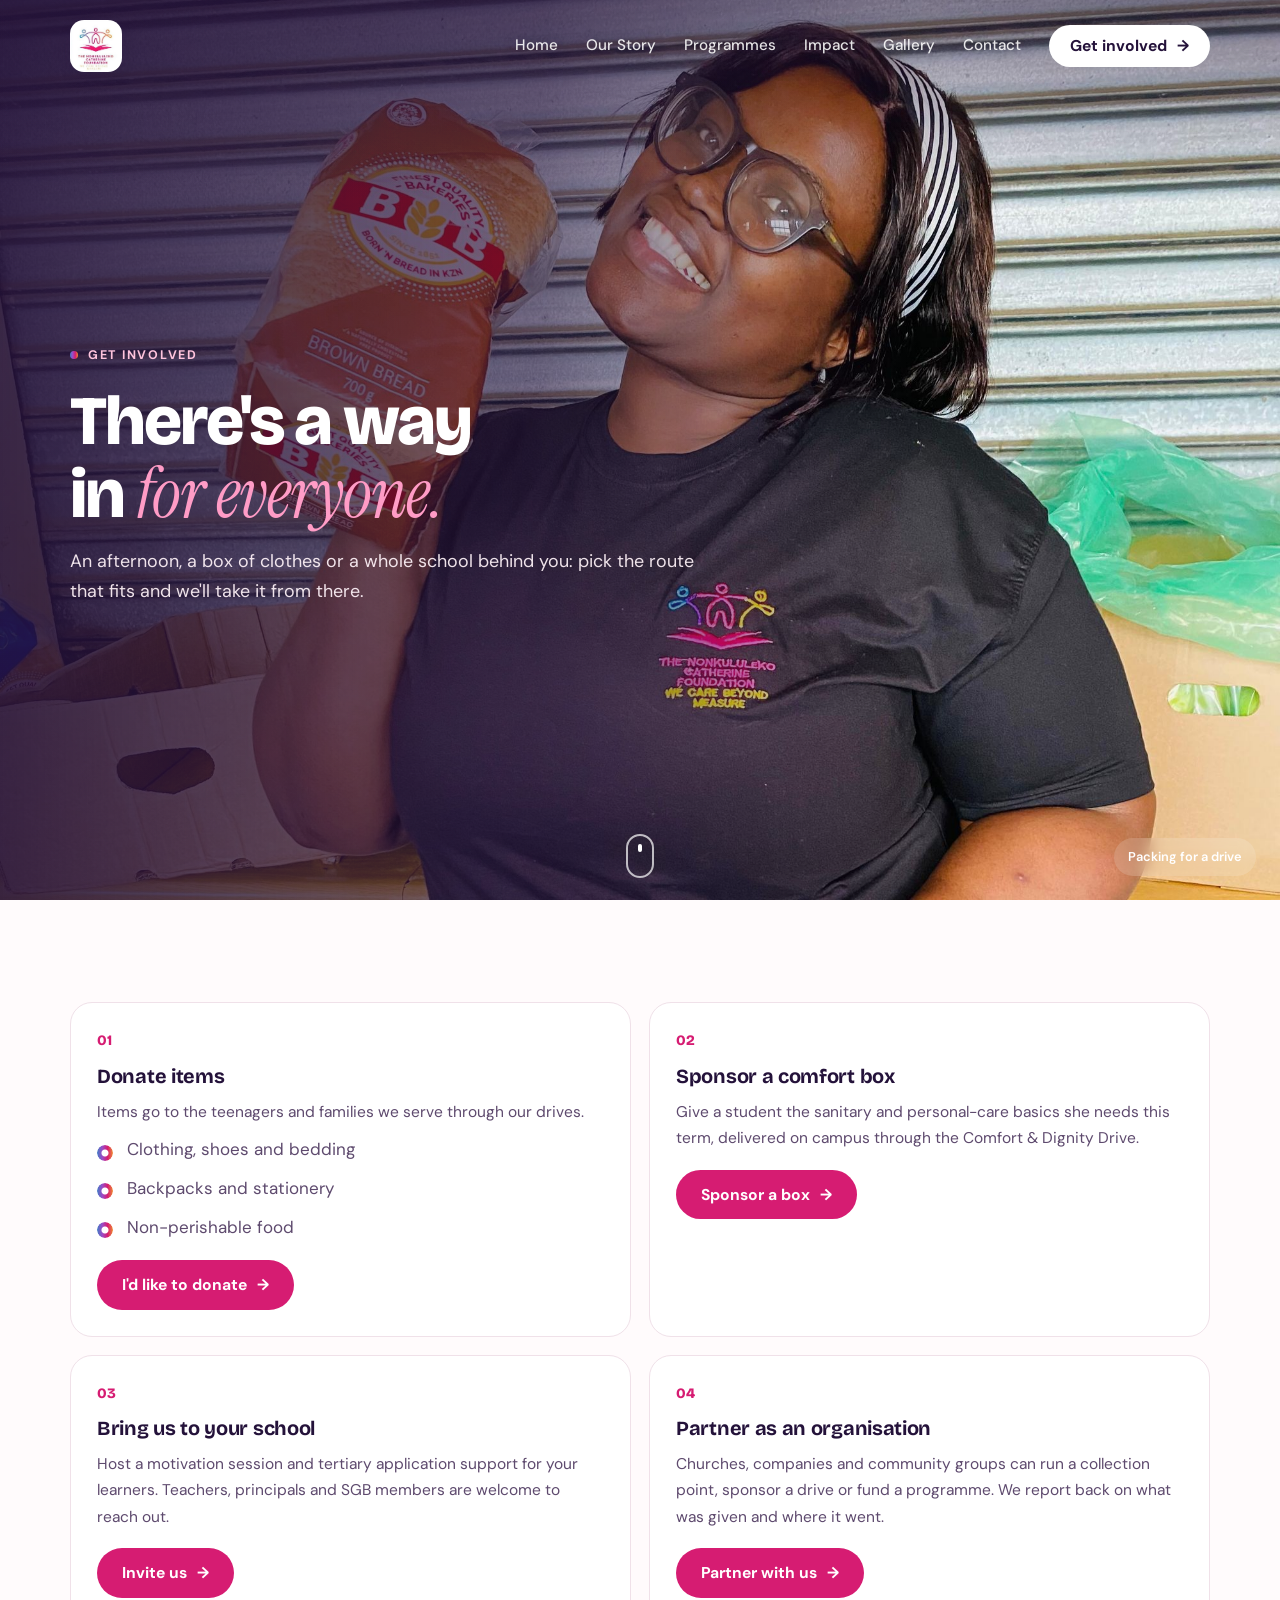
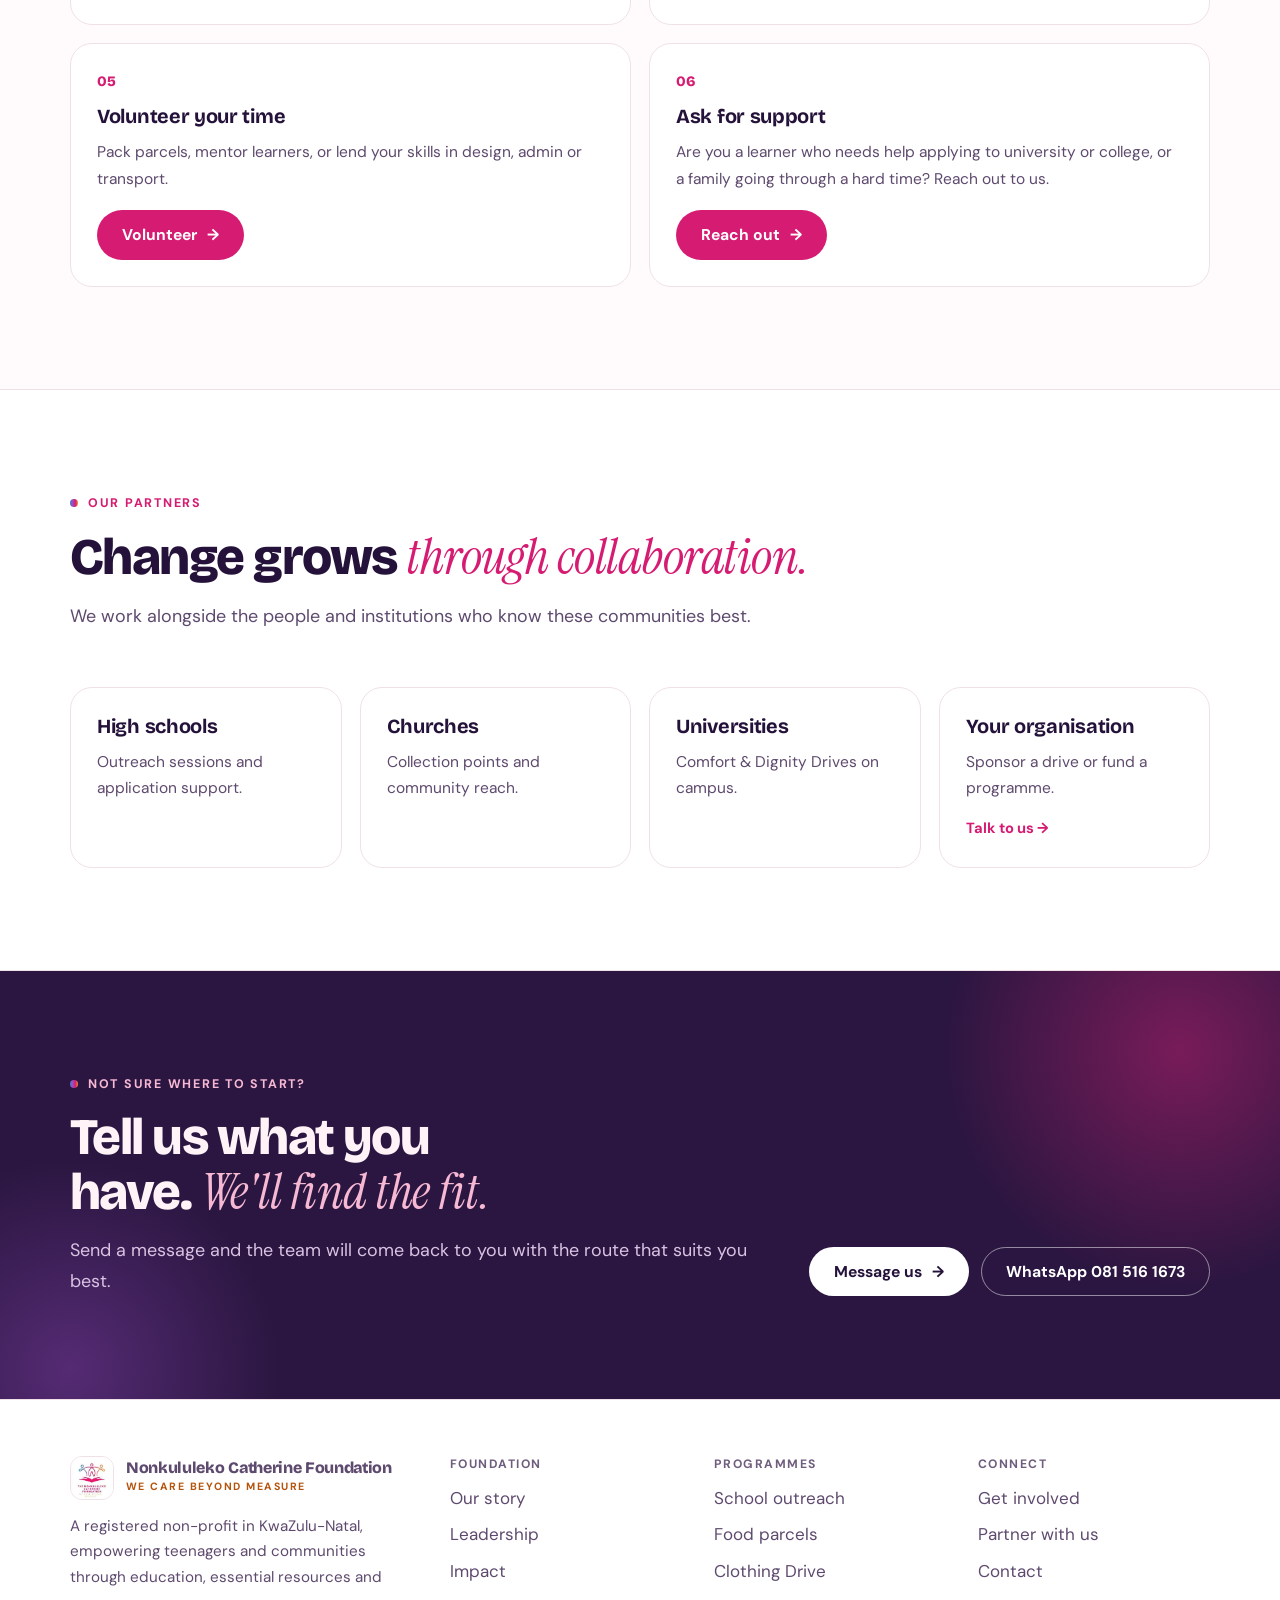
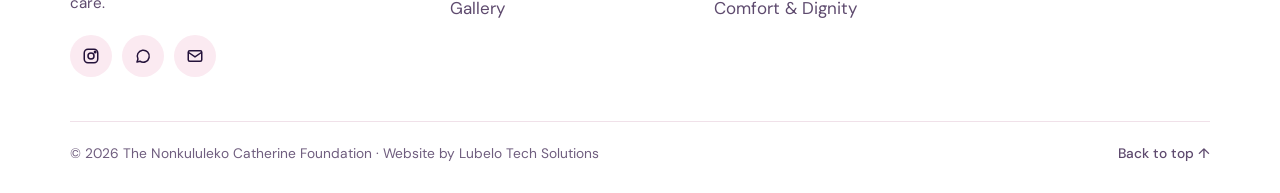
<file: site/get-involved.html>
<!doctype html>
<html lang="en" class="no-js" data-theme="light">
<head>
<meta charset="utf-8">
<meta name="viewport" content="width=device-width, initial-scale=1, viewport-fit=cover">
<title>Get Involved · Nonkululeko Catherine Foundation</title>
<meta name="description" content="Donate items, sponsor a comfort box, invite us to your school, partner as an organisation, volunteer, or ask the Nonkululeko Catherine Foundation for support.">
<meta name="robots" content="noindex, nofollow">
<meta name="theme-color" content="#FFFFFF">
<meta name="color-scheme" content="light">
<meta property="og:type" content="website">
<meta property="og:site_name" content="Nonkululeko Catherine Foundation">
<meta property="og:title" content="Get Involved · Nonkululeko Catherine Foundation">
<meta property="og:description" content="Donate items, sponsor a comfort box, invite us to your school, partner as an organisation, volunteer, or ask the Nonkululeko Catherine Foundation for support.">
<meta property="og:image" content="images/founder.jpg">
<link rel="icon" href="images/logo.jpg">
<link rel="preconnect" href="https://fonts.googleapis.com">
<link rel="preconnect" href="https://fonts.gstatic.com" crossorigin>
<link rel="stylesheet" href="https://fonts.googleapis.com/css2?family=Bricolage+Grotesque:opsz,wght@12..96,600;12..96,700;12..96,800&family=DM+Sans:opsz,wght@9..40,400;9..40,500;9..40,700&family=Instrument+Serif:ital@0;1&display=swap">
<link rel="stylesheet" href="assets/css/site.css?v=bc048c91">
<script>document.documentElement.classList.replace('no-js','js')</script>
</head>
<body>
<a class="skip" href="#main">Skip to content</a>
<header class="site-head">
  <div class="wrap nav">
    <a class="brand brand-logo" href="index.html" aria-label="Nonkululeko Catherine Foundation, home"><img src="images/logo.jpg" alt="Nonkululeko Catherine Foundation logo" width="56" height="56"></a>
    <nav class="links" id="links" aria-label="Main">
      <a href="index.html">Home</a>
      <a href="about.html">Our Story</a>
      <a href="programmes.html">Programmes</a>
      <a href="impact.html">Impact</a>
      <a href="gallery.html">Gallery</a>
      <a href="contact.html">Contact</a>
      <a class="btn" href="get-involved.html">Get involved <span class="arr">→</span></a>
    </nav>
    <button id="menu-btn" type="button" aria-expanded="false" aria-controls="links" aria-label="Open menu"><span class="bars" aria-hidden="true"><i></i><i></i><i></i></span></button>
  </div>
</header>
<main id="main">
<section class="hero hero-left" style="--pos:50% 4%;--pos-m:72% 10%">
  <img class="hero-bg" src="images/hero-get-involved.jpg" srcset="images/hero-get-involved-1000.jpg 1000w, images/hero-get-involved.jpg 2000w" sizes="100vw" alt="A foundation volunteer smiling and holding up loaves of bread in a storeroom" width="2000" height="2667" fetchpriority="high">
  <div class="wrap hero-inner">
    <div class="hero-copy">
      <span class="eyebrow">Get involved</span>
      <h1>There's a way in <i>for everyone.</i></h1>
      <p class="lede">An afternoon, a box of clothes or a whole school behind you: pick the route that fits and we'll take it from there.</p>
    </div>
  </div>
  <span class="hero-tag">Packing for a drive</span>
  <a class="hero-cue" href="#after-hero" aria-label="Scroll to content"><span></span></a>
</section>

<section id="after-hero">
  <div class="wrap grid g2">
    <article class="card reveal" id="donate">
      <span class="num">01</span><h3>Donate items</h3>
      <p>Items go to the teenagers and families we serve through our drives.</p>
      <ul class="ticks"><li>Clothing, shoes and bedding</li><li>Backpacks and stationery</li><li>Non-perishable food</li></ul>
      <a class="btn btn-primary" href="contact.html?topic=donate" style="justify-self:start;margin-top:8px">I'd like to donate <span class="arr">→</span></a>
    </article>
    <article class="card reveal" id="sponsor">
      <span class="num">02</span><h3>Sponsor a comfort box</h3>
      <p>Give a student the sanitary and personal-care basics she needs this term, delivered on campus through the Comfort &amp; Dignity Drive.</p>
      <a class="btn btn-primary" href="contact.html?topic=sponsor" style="justify-self:start;margin-top:8px">Sponsor a box <span class="arr">→</span></a>
    </article>
    <article class="card reveal" id="school">
      <span class="num">03</span><h3>Bring us to your school</h3>
      <p>Host a motivation session and tertiary application support for your learners. Teachers, principals and SGB members are welcome to reach out.</p>
      <a class="btn btn-primary" href="contact.html?topic=school" style="justify-self:start;margin-top:8px">Invite us <span class="arr">→</span></a>
    </article>
    <article class="card reveal" id="partner">
      <span class="num">04</span><h3>Partner as an organisation</h3>
      <p>Churches, companies and community groups can run a collection point, sponsor a drive or fund a programme. We report back on what was given and where it went.</p>
      <a class="btn btn-primary" href="contact.html?topic=partner" style="justify-self:start;margin-top:8px">Partner with us <span class="arr">→</span></a>
    </article>
    <article class="card reveal" id="volunteer">
      <span class="num">05</span><h3>Volunteer your time</h3>
      <p>Pack parcels, mentor learners, or lend your skills in design, admin or transport.</p>
      <a class="btn btn-primary" href="contact.html?topic=volunteer" style="justify-self:start;margin-top:8px">Volunteer <span class="arr">→</span></a>
    </article>
    <article class="card reveal" id="support">
      <span class="num">06</span><h3>Ask for support</h3>
      <p>Are you a learner who needs help applying to university or college, or a family going through a hard time? Reach out to us.</p>
      <a class="btn btn-primary" href="contact.html?topic=support" style="justify-self:start;margin-top:8px">Reach out <span class="arr">→</span></a>
    </article>
  </div>
</section>

<section class="tinted">
  <div class="wrap">
    <div class="head reveal">
      <span class="eyebrow">Our partners</span>
      <h2>Change grows <i>through collaboration.</i></h2>
      <p class="lede">We work alongside the people and institutions who know these communities best.</p>
    </div>
    <div class="grid g4">
      <div class="card reveal"><h3>High schools</h3><p>Outreach sessions and application support.</p></div>
      <div class="card reveal"><h3>Churches</h3><p>Collection points and community reach.</p></div>
      <div class="card reveal"><h3>Universities</h3><p>Comfort &amp; Dignity Drives on campus.</p></div>
      <a class="card reveal" href="contact.html?topic=partner"><h3>Your organisation</h3><p>Sponsor a drive or fund a programme.</p><span class="go">Talk to us <span class="arr">→</span></span></a>
    </div>
  </div>
</section>

<section class="band">
  <div class="wrap cta-box">
    <div class="head reveal" style="margin:0">
      <span class="eyebrow">Not sure where to start?</span>
      <h2>Tell us what you have. <i>We'll find the fit.</i></h2>
      <p class="lede">Send a message and the team will come back to you with the route that suits you best.</p>
    </div>
    <div class="cta-row reveal">
      <a class="btn btn-light" href="contact.html">Message us <span class="arr">→</span></a>
      <a class="btn btn-ghost" href="https://wa.me/27815161673" target="_blank" rel="noopener">WhatsApp 081 516 1673</a>
    </div>
  </div>
</section>
</main>
<footer>
  <div class="wrap">
    <div class="f-top">
      <div class="f-about">
        <a class="brand" href="index.html"><img src="images/logo.jpg" alt="Nonkululeko Catherine Foundation logo" width="44" height="44"><span><b>Nonkululeko Catherine Foundation</b><small>We care beyond measure</small></span></a>
        <p>A registered non-profit in KwaZulu-Natal, empowering teenagers and communities through education, essential resources and care.</p>
        <div class="social">
          <a href="https://www.instagram.com/official_ncf/" target="_blank" rel="noopener" aria-label="Instagram"><svg width="18" height="18" viewBox="0 0 24 24" fill="none" stroke="currentColor" stroke-width="2" aria-hidden="true"><rect x="3" y="3" width="18" height="18" rx="5"/><circle cx="12" cy="12" r="4"/><circle cx="17.5" cy="6.5" r="1" fill="currentColor"/></svg></a>
          <a href="https://wa.me/27815161673" target="_blank" rel="noopener" aria-label="WhatsApp"><svg width="18" height="18" viewBox="0 0 24 24" fill="none" stroke="currentColor" stroke-width="2" stroke-linejoin="round" aria-hidden="true"><path d="M4 20l1.3-3.9A8 8 0 1 1 8 19l-4 1Z"/></svg></a>
          <a href="mailto:thenonkululekofoundation@gmail.com" aria-label="Email"><svg width="18" height="18" viewBox="0 0 24 24" fill="none" stroke="currentColor" stroke-width="2" aria-hidden="true"><rect x="3" y="5" width="18" height="14" rx="2"/><path d="m3 7 9 6 9-6"/></svg></a>
        </div>
      </div>
      <div><h4>Foundation</h4><ul><li><a href="about.html">Our story</a></li><li><a href="about.html#founder">Leadership</a></li><li><a href="impact.html">Impact</a></li><li><a href="gallery.html">Gallery</a></li></ul></div>
      <div><h4>Programmes</h4><ul><li><a href="programmes.html#outreach">School outreach</a></li><li><a href="programmes.html#parcels">Food parcels</a></li><li><a href="programmes.html#clothing">Clothing Drive</a></li><li><a href="programmes.html#dignity">Comfort &amp; Dignity</a></li></ul></div>
      <div><h4>Connect</h4><ul><li><a href="get-involved.html">Get involved</a></li><li><a href="get-involved.html#partner">Partner with us</a></li><li><a href="contact.html">Contact</a></li></ul></div>
    </div>
    <div class="f-bot"><span>© <span id="yr">2026</span> The Nonkululeko Catherine Foundation · Website by Lubelo Tech Solutions</span><a href="#main">Back to top ↑</a></div>
  </div>
</footer>
<script src="assets/js/site.js?v=87ae9abc"></script>
</body>
</html>
</file>
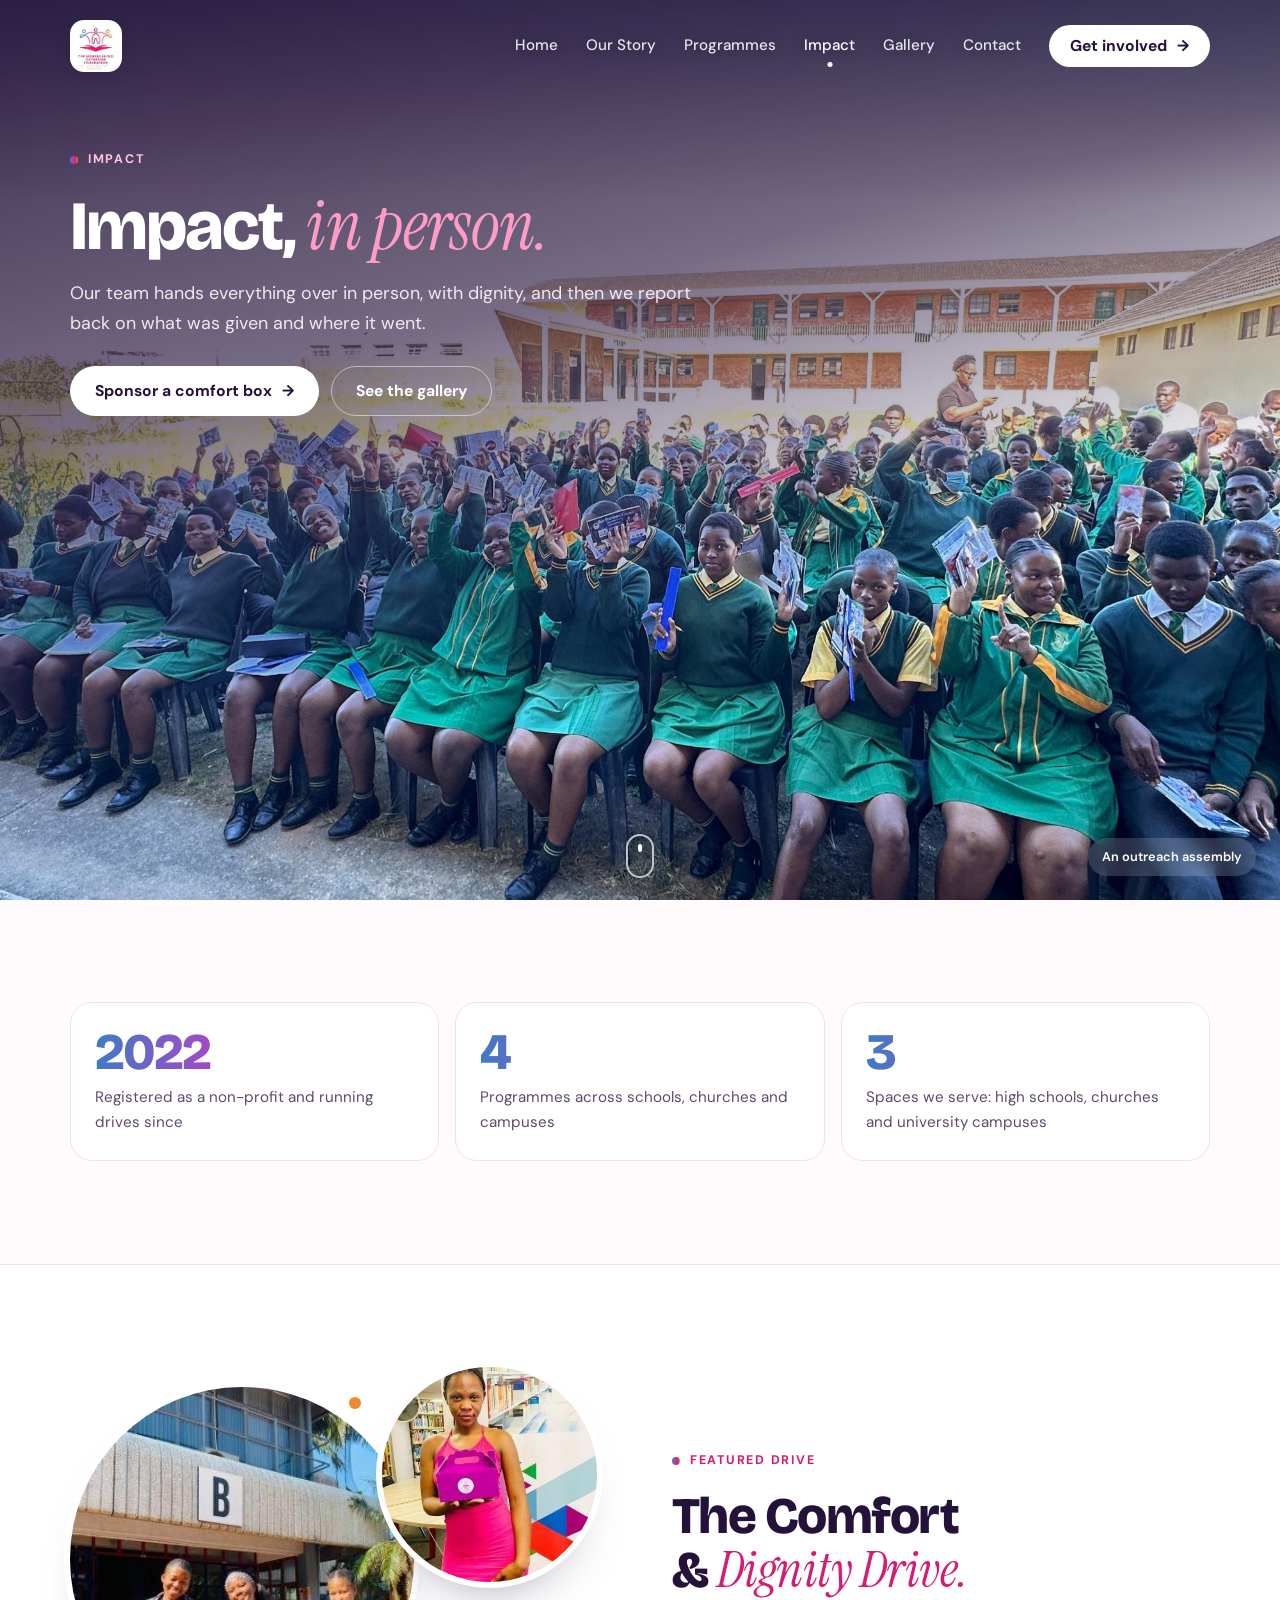
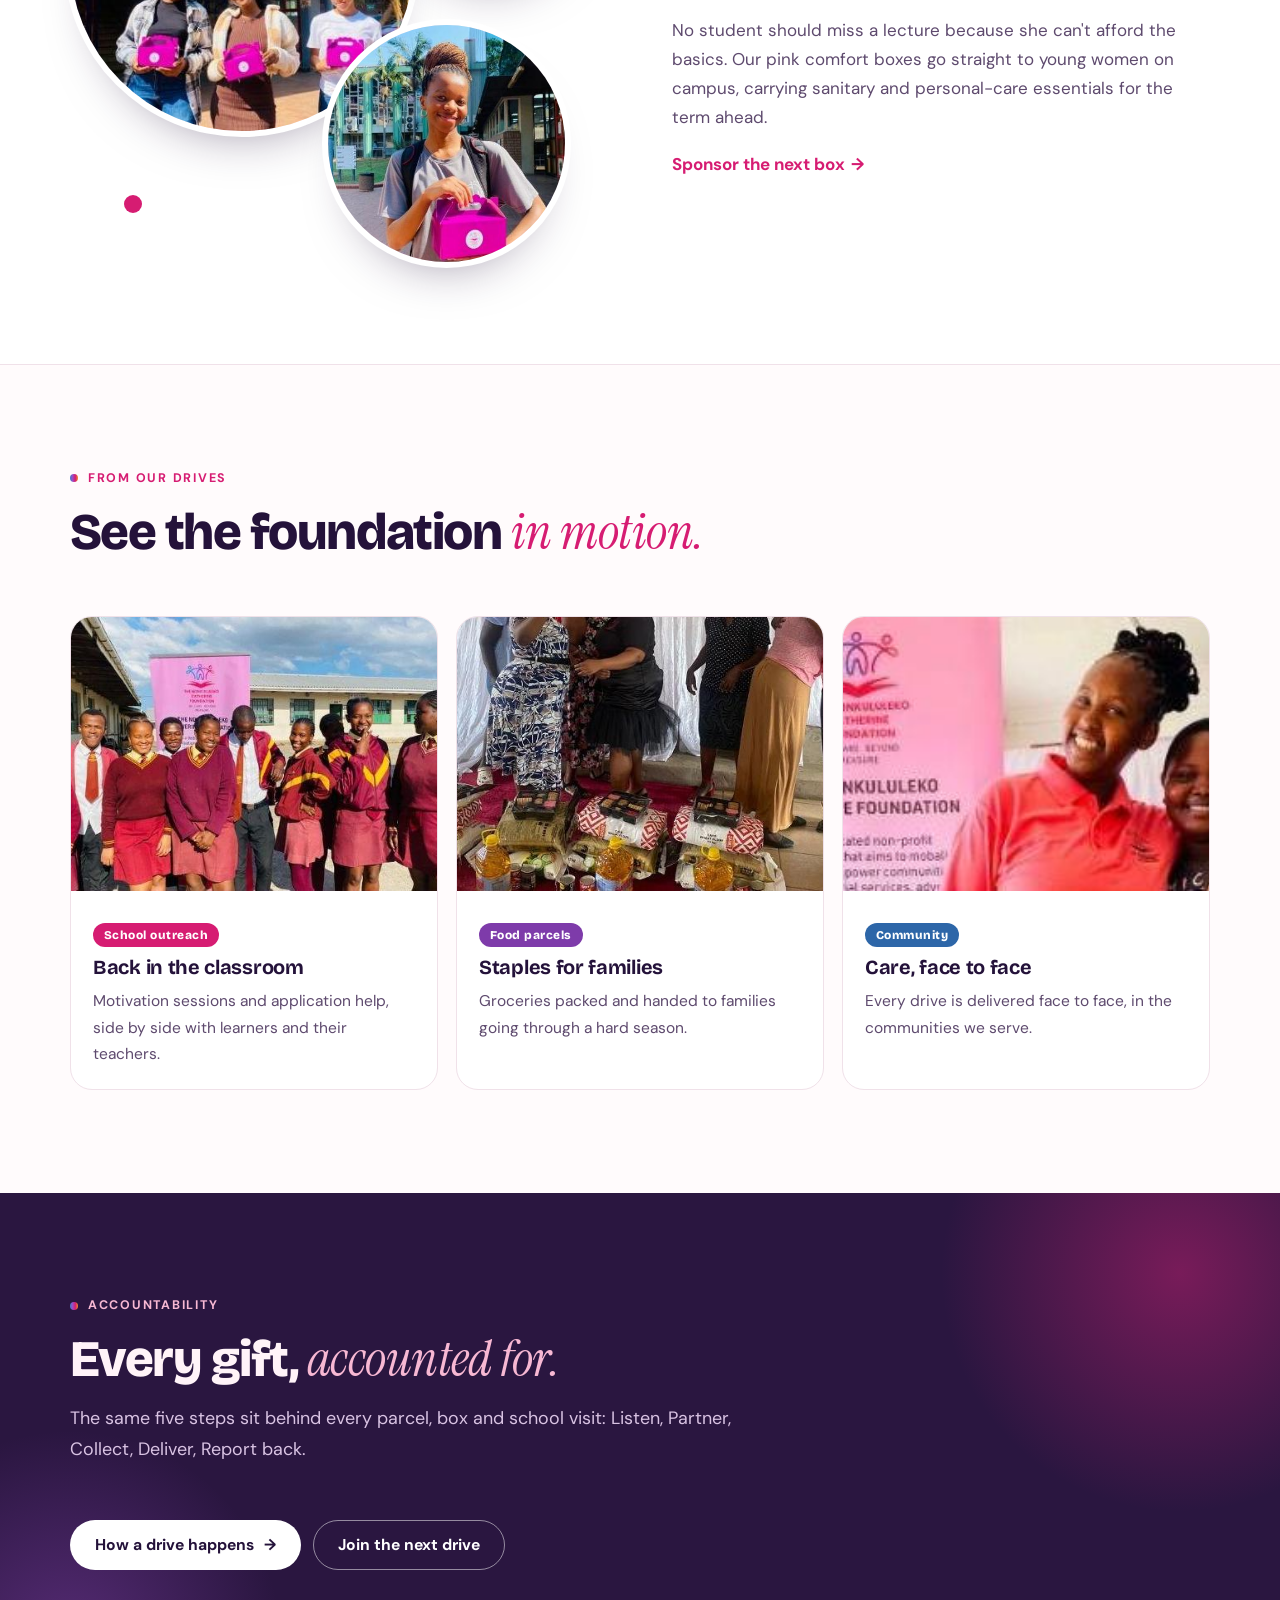
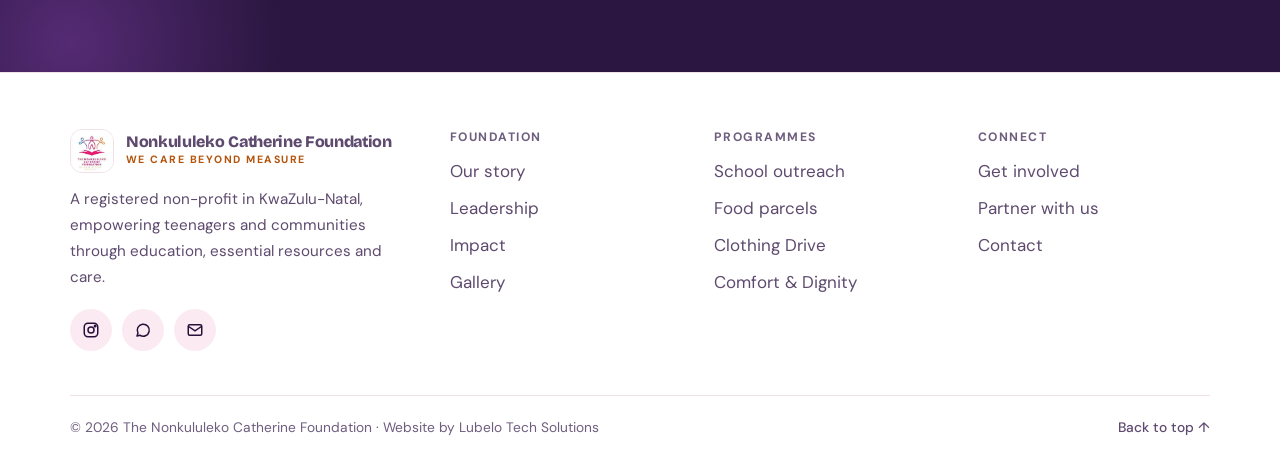
<file: site/impact.html>
<!doctype html>
<html lang="en" class="no-js" data-theme="light">
<head>
<meta charset="utf-8">
<meta name="viewport" content="width=device-width, initial-scale=1, viewport-fit=cover">
<title>Impact · Nonkululeko Catherine Foundation</title>
<meta name="description" content="See the Nonkululeko Catherine Foundation in action: comfort boxes on campus, school outreach, food parcels and clothing drives across KwaZulu-Natal.">
<meta name="robots" content="noindex, nofollow">
<meta name="theme-color" content="#FFFFFF">
<meta name="color-scheme" content="light">
<meta property="og:type" content="website">
<meta property="og:site_name" content="Nonkululeko Catherine Foundation">
<meta property="og:title" content="Impact · Nonkululeko Catherine Foundation">
<meta property="og:description" content="See the Nonkululeko Catherine Foundation in action: comfort boxes on campus, school outreach, food parcels and clothing drives across KwaZulu-Natal.">
<meta property="og:image" content="images/founder.jpg">
<link rel="icon" href="images/logo.jpg">
<link rel="preconnect" href="https://fonts.googleapis.com">
<link rel="preconnect" href="https://fonts.gstatic.com" crossorigin>
<link rel="stylesheet" href="https://fonts.googleapis.com/css2?family=Bricolage+Grotesque:opsz,wght@12..96,600;12..96,700;12..96,800&family=DM+Sans:opsz,wght@9..40,400;9..40,500;9..40,700&family=Instrument+Serif:ital@0;1&display=swap">
<link rel="stylesheet" href="assets/css/site.css?v=bc048c91">
<script>document.documentElement.classList.replace('no-js','js')</script>
</head>
<body>
<a class="skip" href="#main">Skip to content</a>
<header class="site-head">
  <div class="wrap nav">
    <a class="brand brand-logo" href="index.html" aria-label="Nonkululeko Catherine Foundation, home"><img src="images/logo.jpg" alt="Nonkululeko Catherine Foundation logo" width="56" height="56"></a>
    <nav class="links" id="links" aria-label="Main">
      <a href="index.html">Home</a>
      <a href="about.html">Our Story</a>
      <a href="programmes.html">Programmes</a>
      <a href="impact.html">Impact</a>
      <a href="gallery.html">Gallery</a>
      <a href="contact.html">Contact</a>
      <a class="btn" href="get-involved.html">Get involved <span class="arr">→</span></a>
    </nav>
    <button id="menu-btn" type="button" aria-expanded="false" aria-controls="links" aria-label="Open menu"><span class="bars" aria-hidden="true"><i></i><i></i><i></i></span></button>
  </div>
</header>
<main id="main">
<section class="hero hero-top" style="--pos:50% 30%;--pos-m:45% 30%">
  <img class="hero-bg" src="images/hero-impact.jpg" srcset="images/hero-impact-1000.jpg 1000w, images/hero-impact.jpg 2000w" sizes="100vw" alt="Rows of learners in green uniforms holding up their handouts at an outreach assembly" width="2000" height="1500" fetchpriority="high">
  <div class="wrap hero-inner">
    <div class="hero-copy">
      <span class="eyebrow">Impact</span>
      <h1>Impact, <i>in person.</i></h1>
      <p class="lede">Our team hands everything over in person, with dignity, and then we report back on what was given and where it went.</p>
      <div class="cta-row">
        <a class="btn btn-light" href="contact.html?topic=sponsor">Sponsor a comfort box <span class="arr">→</span></a>
        <a class="btn btn-ghost" href="gallery.html">See the gallery</a>
      </div>
    </div>
  </div>
  <span class="hero-tag">An outreach assembly</span>
  <a class="hero-cue" href="#after-hero" aria-label="Scroll to content"><span></span></a>
</section>

<section id="after-hero">
  <div class="wrap">
    <div class="figs reveal">
      <div class="figure" data-figure="registered" data-value="2022"><b>2022</b><span>Registered as a non-profit and running drives since</span></div>
      <div class="figure" data-figure="programmes" data-value="4"><b>4</b><span>Programmes across schools, churches and campuses</span></div>
      <div class="figure" data-figure="spaces" data-value="3"><b>3</b><span>Spaces we serve: high schools, churches and university campuses</span></div>
      <!-- IMPACT FIGURES: put the real number in data-value AND inside <b>, then delete the word "hidden". Leave a slot hidden until Joy has confirmed its number. -->
      <div class="figure" data-figure="parcels" data-value="" hidden><b></b><span>Food parcels delivered</span></div>
      <div class="figure" data-figure="boxes" data-value="" hidden><b></b><span>Comfort boxes given to students</span></div>
      <div class="figure" data-figure="learners" data-value="" hidden><b></b><span>Learners helped with applications</span></div>
      <div class="figure" data-figure="items" data-value="" hidden><b></b><span>Clothing items passed on</span></div>
    </div>
  </div>
</section>

<section class="tinted">
  <div class="wrap split">
    <div class="orbs reveal">
      <figure class="orb o1"><img src="images/cd1.jpg" alt="Three students holding pink comfort boxes outside a campus building" width="410" height="410" loading="lazy"></figure>
      <figure class="orb o2"><img src="images/cd2.jpg" alt="A student holding a pink comfort box" width="410" height="410" loading="lazy"></figure>
      <figure class="orb o3"><img src="images/cd3.jpg" alt="A student holding her comfort box" width="410" height="410" loading="lazy"></figure>
      <span class="orb-dot d1" aria-hidden="true"></span><span class="orb-dot d2" aria-hidden="true"></span>
    </div>
    <div class="copy reveal">
      <span class="eyebrow">Featured drive</span>
      <h2>The Comfort &amp; <i>Dignity Drive.</i></h2>
      <p>No student should miss a lecture because she can't afford the basics. Our pink comfort boxes go straight to young women on campus, carrying sanitary and personal-care essentials for the term ahead.</p>
      <a class="more" href="contact.html?topic=sponsor">Sponsor the next box <span class="arr">→</span></a>
    </div>
  </div>
</section>

<section>
  <div class="wrap">
    <div class="head reveal">
      <span class="eyebrow">From our drives</span>
      <h2>See the foundation <i>in motion.</i></h2>
    </div>
    <div class="grid g3">
      <article class="card media reveal">
        <div class="ph"><img src="images/maroon.jpg" alt="Learners and teachers in maroon uniforms standing with the foundation banner" width="548" height="330"></div>
        <div class="tx"><span class="tag">School outreach</span><h3>Back in the classroom</h3><p>Motivation sessions and application help, side by side with learners and their teachers.</p></div>
      </article>
      <article class="card media reveal">
        <div class="ph"><img src="images/parcels.jpg" alt="Food parcels with maize meal, cooking oil and groceries" width="558" height="333"></div>
        <div class="tx"><span class="tag purple">Food parcels</span><h3>Staples for families</h3><p>Groceries packed and handed to families going through a hard season.</p></div>
      </article>
      <article class="card media reveal">
        <div class="ph"><img src="images/mentor.jpg" alt="A volunteer hugging a young girl beside the banner" width="402" height="163"></div>
        <div class="tx"><span class="tag blue">Community</span><h3>Care, face to face</h3><p>Every drive is delivered face to face, in the communities we serve.</p></div>
      </article>
    </div>
  </div>
</section>

<section class="band">
  <div class="wrap">
    <div class="head reveal">
      <span class="eyebrow">Accountability</span>
      <h2>Every gift, <i>accounted for.</i></h2>
      <p class="lede">The same five steps sit behind every parcel, box and school visit: Listen, Partner, Collect, Deliver, Report back.</p>
    </div>
    <div class="cta-row reveal">
      <a class="btn btn-light" href="about.html#how">How a drive happens <span class="arr">→</span></a>
      <a class="btn btn-ghost" href="get-involved.html">Join the next drive</a>
    </div>
  </div>
</section>
</main>
<footer>
  <div class="wrap">
    <div class="f-top">
      <div class="f-about">
        <a class="brand" href="index.html"><img src="images/logo.jpg" alt="Nonkululeko Catherine Foundation logo" width="44" height="44"><span><b>Nonkululeko Catherine Foundation</b><small>We care beyond measure</small></span></a>
        <p>A registered non-profit in KwaZulu-Natal, empowering teenagers and communities through education, essential resources and care.</p>
        <div class="social">
          <a href="https://www.instagram.com/official_ncf/" target="_blank" rel="noopener" aria-label="Instagram"><svg width="18" height="18" viewBox="0 0 24 24" fill="none" stroke="currentColor" stroke-width="2" aria-hidden="true"><rect x="3" y="3" width="18" height="18" rx="5"/><circle cx="12" cy="12" r="4"/><circle cx="17.5" cy="6.5" r="1" fill="currentColor"/></svg></a>
          <a href="https://wa.me/27815161673" target="_blank" rel="noopener" aria-label="WhatsApp"><svg width="18" height="18" viewBox="0 0 24 24" fill="none" stroke="currentColor" stroke-width="2" stroke-linejoin="round" aria-hidden="true"><path d="M4 20l1.3-3.9A8 8 0 1 1 8 19l-4 1Z"/></svg></a>
          <a href="mailto:thenonkululekofoundation@gmail.com" aria-label="Email"><svg width="18" height="18" viewBox="0 0 24 24" fill="none" stroke="currentColor" stroke-width="2" aria-hidden="true"><rect x="3" y="5" width="18" height="14" rx="2"/><path d="m3 7 9 6 9-6"/></svg></a>
        </div>
      </div>
      <div><h4>Foundation</h4><ul><li><a href="about.html">Our story</a></li><li><a href="about.html#founder">Leadership</a></li><li><a href="impact.html">Impact</a></li><li><a href="gallery.html">Gallery</a></li></ul></div>
      <div><h4>Programmes</h4><ul><li><a href="programmes.html#outreach">School outreach</a></li><li><a href="programmes.html#parcels">Food parcels</a></li><li><a href="programmes.html#clothing">Clothing Drive</a></li><li><a href="programmes.html#dignity">Comfort &amp; Dignity</a></li></ul></div>
      <div><h4>Connect</h4><ul><li><a href="get-involved.html">Get involved</a></li><li><a href="get-involved.html#partner">Partner with us</a></li><li><a href="contact.html">Contact</a></li></ul></div>
    </div>
    <div class="f-bot"><span>© <span id="yr">2026</span> The Nonkululeko Catherine Foundation · Website by Lubelo Tech Solutions</span><a href="#main">Back to top ↑</a></div>
  </div>
</footer>
<script src="assets/js/site.js?v=87ae9abc"></script>
</body>
</html>
</file>
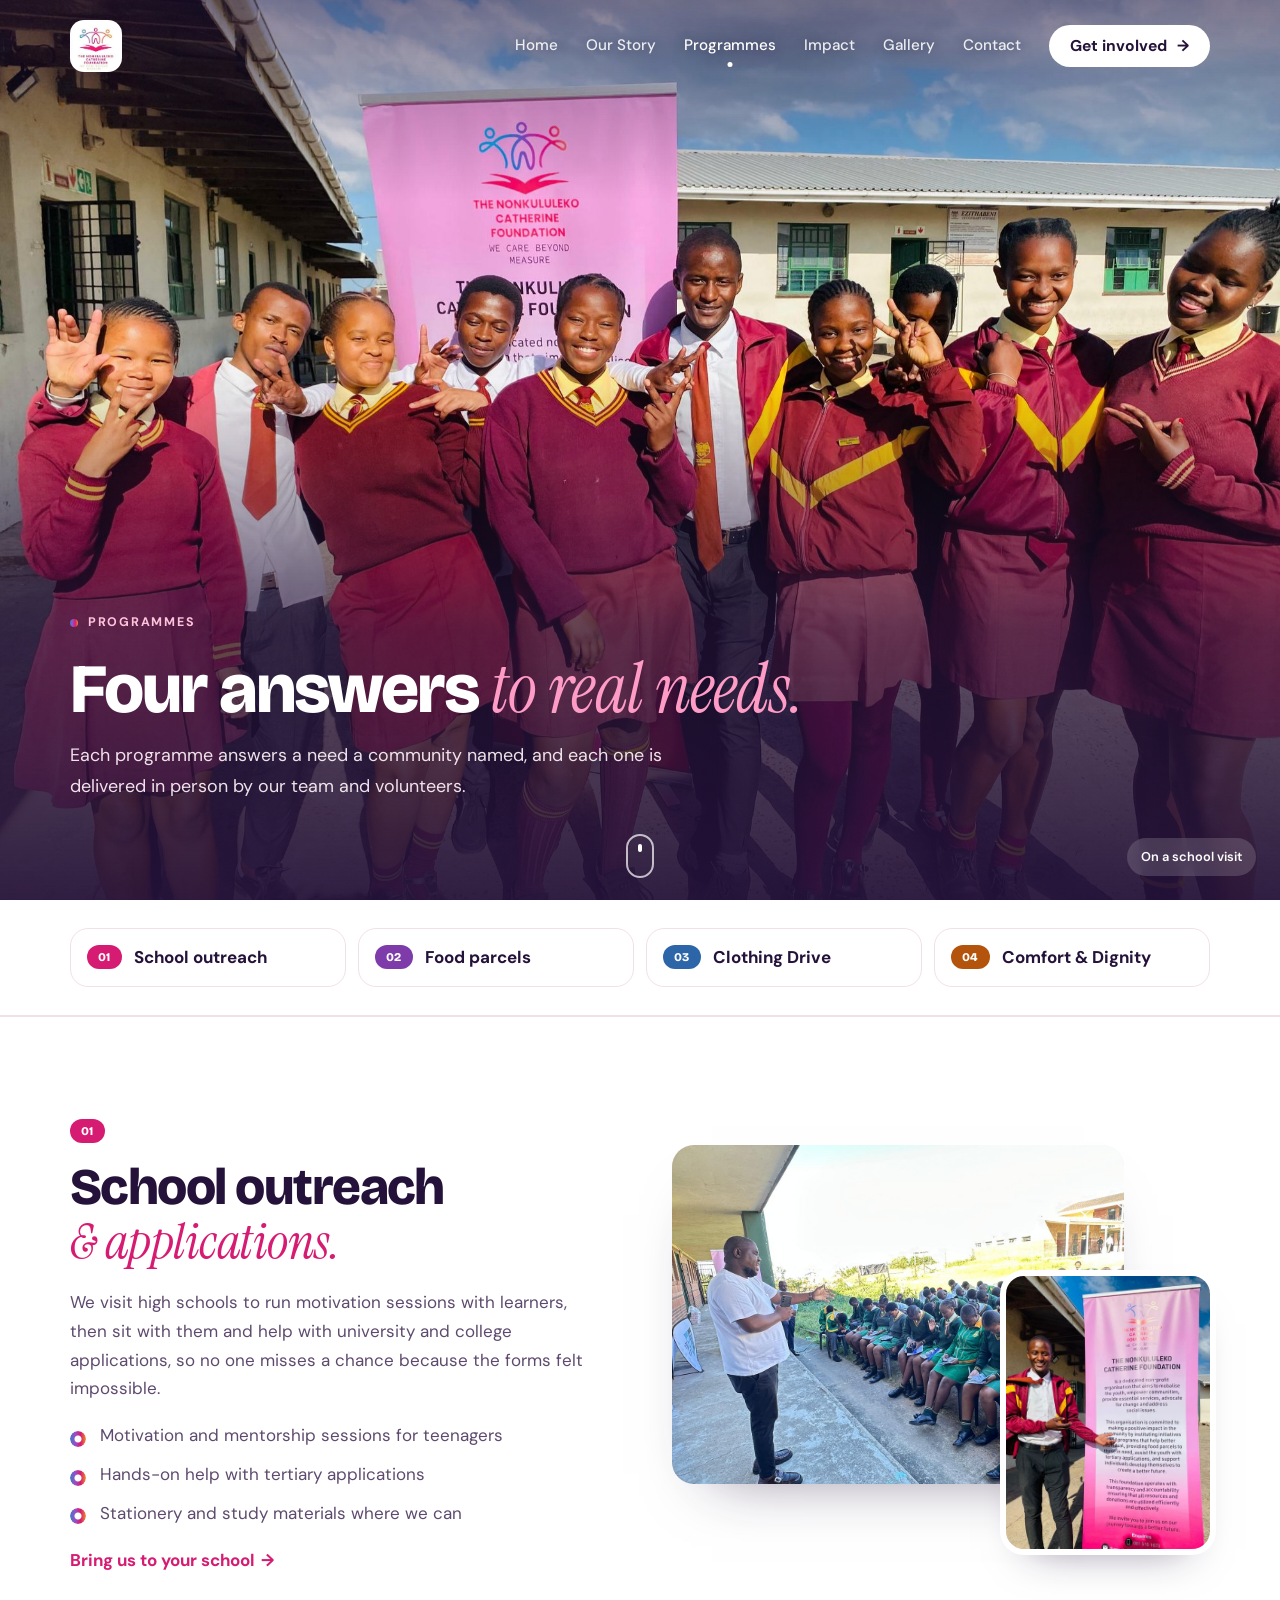
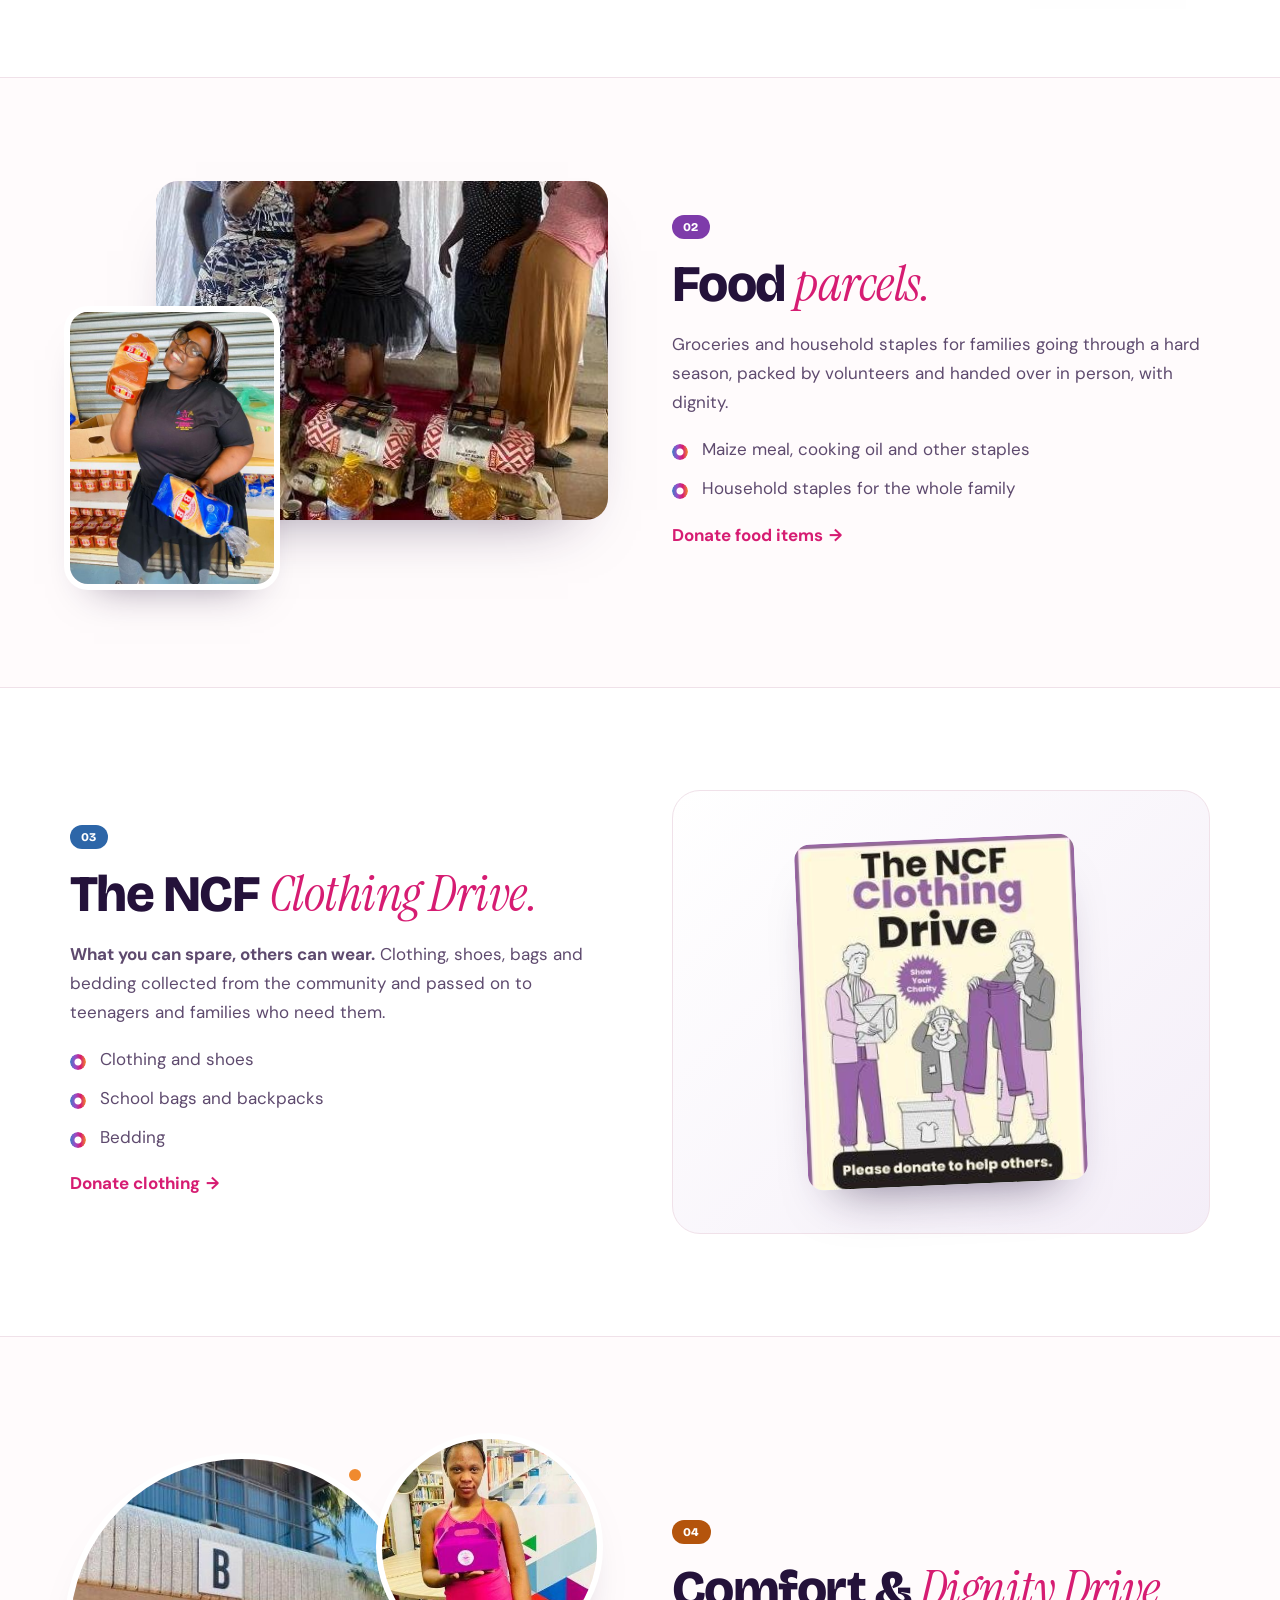
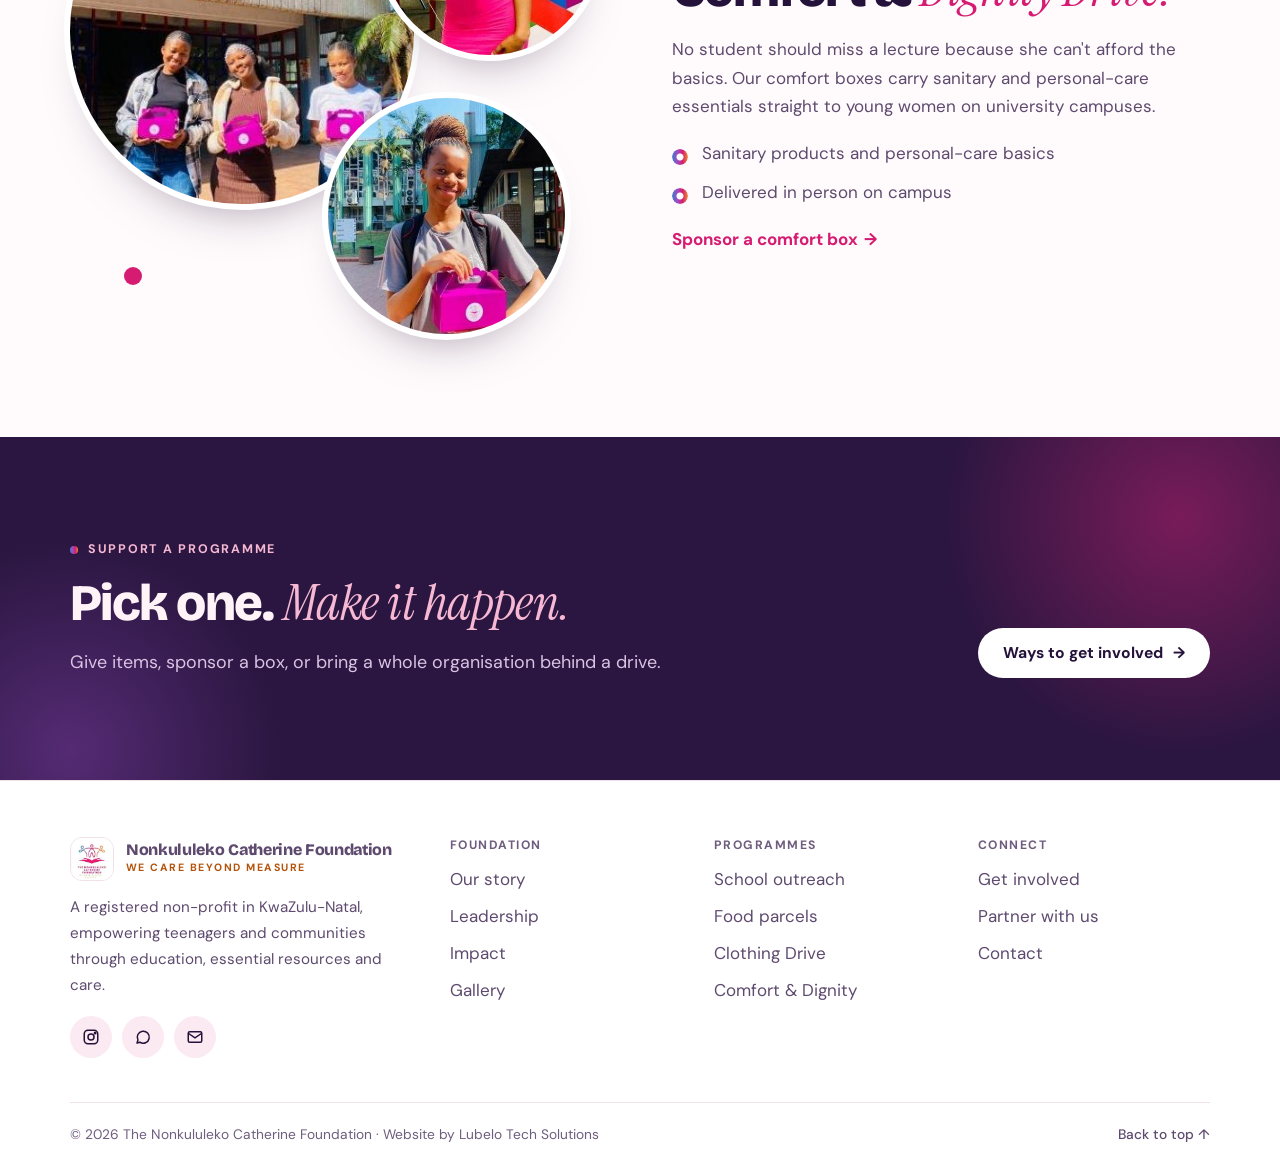
<file: site/programmes.html>
<!doctype html>
<html lang="en" class="no-js" data-theme="light">
<head>
<meta charset="utf-8">
<meta name="viewport" content="width=device-width, initial-scale=1, viewport-fit=cover">
<title>Programmes · Nonkululeko Catherine Foundation</title>
<meta name="description" content="School outreach and university applications, food parcels, the NCF Clothing Drive and the Comfort & Dignity Drive: four programmes delivered in person.">
<meta name="robots" content="noindex, nofollow">
<meta name="theme-color" content="#FFFFFF">
<meta name="color-scheme" content="light">
<meta property="og:type" content="website">
<meta property="og:site_name" content="Nonkululeko Catherine Foundation">
<meta property="og:title" content="Programmes · Nonkululeko Catherine Foundation">
<meta property="og:description" content="School outreach and university applications, food parcels, the NCF Clothing Drive and the Comfort & Dignity Drive: four programmes delivered in person.">
<meta property="og:image" content="images/founder.jpg">
<link rel="icon" href="images/logo.jpg">
<link rel="preconnect" href="https://fonts.googleapis.com">
<link rel="preconnect" href="https://fonts.gstatic.com" crossorigin>
<link rel="stylesheet" href="https://fonts.googleapis.com/css2?family=Bricolage+Grotesque:opsz,wght@12..96,600;12..96,700;12..96,800&family=DM+Sans:opsz,wght@9..40,400;9..40,500;9..40,700&family=Instrument+Serif:ital@0;1&display=swap">
<link rel="stylesheet" href="assets/css/site.css?v=bc048c91">
<script>document.documentElement.classList.replace('no-js','js')</script>
</head>
<body>
<a class="skip" href="#main">Skip to content</a>
<header class="site-head">
  <div class="wrap nav">
    <a class="brand brand-logo" href="index.html" aria-label="Nonkululeko Catherine Foundation, home"><img src="images/logo.jpg" alt="Nonkululeko Catherine Foundation logo" width="56" height="56"></a>
    <nav class="links" id="links" aria-label="Main">
      <a href="index.html">Home</a>
      <a href="about.html">Our Story</a>
      <a href="programmes.html">Programmes</a>
      <a href="impact.html">Impact</a>
      <a href="gallery.html">Gallery</a>
      <a href="contact.html">Contact</a>
      <a class="btn" href="get-involved.html">Get involved <span class="arr">→</span></a>
    </nav>
    <button id="menu-btn" type="button" aria-expanded="false" aria-controls="links" aria-label="Open menu"><span class="bars" aria-hidden="true"><i></i><i></i><i></i></span></button>
  </div>
</header>
<main id="main">
<section class="hero hero-low" style="--pos:50% 100%;--pos-m:35% 50%">
  <img class="hero-bg" src="images/hero-programmes.jpg" srcset="images/hero-programmes-1000.jpg 1000w, images/hero-programmes.jpg 2000w" sizes="100vw" alt="Smiling learners in maroon school uniforms posing in front of the foundation banner" width="2000" height="1500" fetchpriority="high">
  <div class="wrap hero-inner">
    <div class="hero-copy">
      <span class="eyebrow">Programmes</span>
      <h1>Four answers <i>to real needs.</i></h1>
      <p class="lede">Each programme answers a need a community named, and each one is delivered in person by our team and volunteers.</p>
    </div>
  </div>
  <span class="hero-tag">On a school visit</span>
  <a class="hero-cue" href="#after-hero" aria-label="Scroll to content"><span></span></a>
</section>

<section class="jump-band" id="after-hero">
  <div class="wrap">
    <nav class="prog-jump" aria-label="Jump to a programme">
      <a href="#outreach"><span class="tag">01</span>School outreach</a>
      <a href="#parcels"><span class="tag purple">02</span>Food parcels</a>
      <a href="#clothing"><span class="tag blue">03</span>Clothing Drive</a>
      <a href="#dignity"><span class="tag orange">04</span>Comfort &amp; Dignity</a>
    </nav>
  </div>
</section>

<section class="tinted" id="outreach">
  <div class="wrap split">
    <div class="copy reveal">
      <span class="tag">01</span>
      <h2>School outreach <i>&amp; applications.</i></h2>
      <p>We visit high schools to run motivation sessions with learners, then sit with them and help with university and college applications, so no one misses a chance because the forms felt impossible.</p>
      <ul class="ticks">
        <li>Motivation and mentorship sessions for teenagers</li>
        <li>Hands-on help with tertiary applications</li>
        <li>Stationery and study materials where we can</li>
      </ul>
      <a class="more" href="contact.html?topic=school">Bring us to your school <span class="arr">→</span></a>
    </div>
    <div class="duo reveal">
      <figure class="duo-big"><img src="images/g-assembly-speaker.jpg" alt="A speaker with a microphone talking to learners in green uniforms at an outreach assembly" width="1200" height="900" loading="lazy"></figure>
      <figure class="duo-small"><img src="images/g-school-learner-banner-sm.jpg" alt="A learner in a maroon blazer pointing at the foundation banner" width="450" height="600" loading="lazy"></figure>
    </div>
  </div>
</section>

<section id="parcels">
  <div class="wrap split flip">
    <div class="copy reveal">
      <span class="tag purple">02</span>
      <h2>Food <i>parcels.</i></h2>
      <p>Groceries and household staples for families going through a hard season, packed by volunteers and handed over in person, with dignity.</p>
      <ul class="ticks">
        <li>Maize meal, cooking oil and other staples</li>
        <li>Household staples for the whole family</li>
      </ul>
      <a class="more" href="contact.html?topic=donate">Donate food items <span class="arr">→</span></a>
    </div>
    <div class="duo reveal">
      <figure class="duo-big"><img src="images/parcels.jpg" alt="Food parcels with maize meal, cooking oil and groceries" width="558" height="333" loading="lazy"></figure>
      <figure class="duo-small"><img src="images/g-food-bread-sm.jpg" alt="A volunteer holding up loaves of bread in a storeroom stocked with groceries" width="450" height="600" loading="lazy"></figure>
    </div>
  </div>
</section>

<section class="tinted" id="clothing">
  <div class="wrap split">
    <div class="copy reveal">
      <span class="tag blue">03</span>
      <h2>The NCF <i>Clothing Drive.</i></h2>
      <p><strong>What you can spare, others can wear.</strong> Clothing, shoes, bags and bedding collected from the community and passed on to teenagers and families who need them.</p>
      <ul class="ticks">
        <li>Clothing and shoes</li>
        <li>School bags and backpacks</li>
        <li>Bedding</li>
      </ul>
      <a class="more" href="contact.html?topic=donate">Donate clothing <span class="arr">→</span></a>
    </div>
    <div class="poster-card reveal">
      <figure><img src="images/clothing.jpg" alt="The NCF Clothing Drive poster" width="264" height="326" loading="lazy"></figure>
    </div>
  </div>
</section>

<section id="dignity">
  <div class="wrap split flip">
    <div class="copy reveal">
      <span class="tag orange">04</span>
      <h2>Comfort &amp; <i>Dignity Drive.</i></h2>
      <p>No student should miss a lecture because she can't afford the basics. Our comfort boxes carry sanitary and personal-care essentials straight to young women on university campuses.</p>
      <ul class="ticks">
        <li>Sanitary products and personal-care basics</li>
        <li>Delivered in person on campus</li>
      </ul>
      <a class="more" href="contact.html?topic=sponsor">Sponsor a comfort box <span class="arr">→</span></a>
    </div>
    <div class="orbs reveal">
      <figure class="orb o1"><img src="images/cd1.jpg" alt="Three students holding pink comfort boxes outside a campus building" width="410" height="410" loading="lazy"></figure>
      <figure class="orb o2"><img src="images/cd2.jpg" alt="A student holding a pink comfort box" width="410" height="410" loading="lazy"></figure>
      <figure class="orb o3"><img src="images/cd3.jpg" alt="A student holding her comfort box" width="410" height="410" loading="lazy"></figure>
      <span class="orb-dot d1" aria-hidden="true"></span><span class="orb-dot d2" aria-hidden="true"></span>
    </div>
  </div>
</section>

<section class="band">
  <div class="wrap cta-box">
    <div class="head reveal" style="margin:0">
      <span class="eyebrow">Support a programme</span>
      <h2>Pick one. <i>Make it happen.</i></h2>
      <p class="lede">Give items, sponsor a box, or bring a whole organisation behind a drive.</p>
    </div>
    <div class="cta-row reveal"><a class="btn btn-light" href="get-involved.html">Ways to get involved <span class="arr">→</span></a></div>
  </div>
</section>
</main>
<footer>
  <div class="wrap">
    <div class="f-top">
      <div class="f-about">
        <a class="brand" href="index.html"><img src="images/logo.jpg" alt="Nonkululeko Catherine Foundation logo" width="44" height="44"><span><b>Nonkululeko Catherine Foundation</b><small>We care beyond measure</small></span></a>
        <p>A registered non-profit in KwaZulu-Natal, empowering teenagers and communities through education, essential resources and care.</p>
        <div class="social">
          <a href="https://www.instagram.com/official_ncf/" target="_blank" rel="noopener" aria-label="Instagram"><svg width="18" height="18" viewBox="0 0 24 24" fill="none" stroke="currentColor" stroke-width="2" aria-hidden="true"><rect x="3" y="3" width="18" height="18" rx="5"/><circle cx="12" cy="12" r="4"/><circle cx="17.5" cy="6.5" r="1" fill="currentColor"/></svg></a>
          <a href="https://wa.me/27815161673" target="_blank" rel="noopener" aria-label="WhatsApp"><svg width="18" height="18" viewBox="0 0 24 24" fill="none" stroke="currentColor" stroke-width="2" stroke-linejoin="round" aria-hidden="true"><path d="M4 20l1.3-3.9A8 8 0 1 1 8 19l-4 1Z"/></svg></a>
          <a href="mailto:thenonkululekofoundation@gmail.com" aria-label="Email"><svg width="18" height="18" viewBox="0 0 24 24" fill="none" stroke="currentColor" stroke-width="2" aria-hidden="true"><rect x="3" y="5" width="18" height="14" rx="2"/><path d="m3 7 9 6 9-6"/></svg></a>
        </div>
      </div>
      <div><h4>Foundation</h4><ul><li><a href="about.html">Our story</a></li><li><a href="about.html#founder">Leadership</a></li><li><a href="impact.html">Impact</a></li><li><a href="gallery.html">Gallery</a></li></ul></div>
      <div><h4>Programmes</h4><ul><li><a href="programmes.html#outreach">School outreach</a></li><li><a href="programmes.html#parcels">Food parcels</a></li><li><a href="programmes.html#clothing">Clothing Drive</a></li><li><a href="programmes.html#dignity">Comfort &amp; Dignity</a></li></ul></div>
      <div><h4>Connect</h4><ul><li><a href="get-involved.html">Get involved</a></li><li><a href="get-involved.html#partner">Partner with us</a></li><li><a href="contact.html">Contact</a></li></ul></div>
    </div>
    <div class="f-bot"><span>© <span id="yr">2026</span> The Nonkululeko Catherine Foundation · Website by Lubelo Tech Solutions</span><a href="#main">Back to top ↑</a></div>
  </div>
</footer>
<script src="assets/js/site.js?v=87ae9abc"></script>
</body>
</html>
</file>
<file: assets/css/site.css>
/* NCF site — shared styles. Tokens lifted from the foundation's logo and slides. */
:root{
  --bg:#FFFBFC;--surface:#FFFFFF;--tint:#FBEAF1;--tint-2:#F4EEF8;
  --ink:#24123A;--ink-2:#5E4A6E;--mute:#6F5D7E;
  --magenta:#D61C72;--magenta-2:#B8135F;--btn:#D61C72;--btn-2:#B8135F;--orange-text:#B4540C;--pink:#F7B8D3;
  --purple:#9B4DC8;--blue:#3E7CC4;--orange:#F08A2E;
  --line:#F0E1E9;--deep:#2A1640;--deep-2:#3B1F57;--on-deep:#FFF3F8;--on-deep-2:#D9C3E3;
  --mark:#FFF1A8;--mark-ink:#5A4300;
  --display:"Bricolage Grotesque","Avenir Next",system-ui,sans-serif;
  --accent:"Instrument Serif",Georgia,serif;
  --body:"DM Sans",system-ui,-apple-system,"Segoe UI",sans-serif;
  --wrap:1180px;--r:22px;
  --grad:linear-gradient(90deg,var(--blue),var(--purple) 33%,var(--magenta) 66%,var(--orange));
  color-scheme:light;
}
@media (prefers-color-scheme:dark){:root:not([data-theme="light"]){--bg:#140A1D;--surface:#1E1129;--tint:#2B1739;--tint-2:#251433;--ink:#FBEFF6;--ink-2:#D2BEDD;--mute:#A08CB0;--magenta:#FF4C97;--magenta-2:#FF6FAA;--purple:#C084F0;--blue:#79A9E6;--orange:#FFA65C;--line:#33204A;--deep:#0F0718;--deep-2:#1E0F2D;--mark:#5A4A10;--mark-ink:#FFF1A8;--orange-text:#FFA65C;color-scheme:dark}}
:root[data-theme="dark"]{--bg:#140A1D;--surface:#1E1129;--tint:#2B1739;--tint-2:#251433;--ink:#FBEFF6;--ink-2:#D2BEDD;--mute:#A08CB0;--magenta:#FF4C97;--magenta-2:#FF6FAA;--purple:#C084F0;--blue:#79A9E6;--orange:#FFA65C;--line:#33204A;--deep:#0F0718;--deep-2:#1E0F2D;--mark:#5A4A10;--mark-ink:#FFF1A8;--orange-text:#FFA65C;color-scheme:dark}

*{box-sizing:border-box}
html{scroll-behavior:smooth;-webkit-text-size-adjust:100%}
@media (prefers-reduced-motion:reduce){html{scroll-behavior:auto}*,*::before,*::after{animation:none!important;transition:none!important}}
body{margin:0;background:var(--bg);color:var(--ink);font-family:var(--body);font-size:17px;line-height:1.7;-webkit-font-smoothing:antialiased;overflow-x:hidden}
img{display:block;max-width:100%;height:auto}
a{color:inherit}
p{margin:0}
.skip{position:absolute;left:-999px;top:8px;background:var(--btn);color:#fff;padding:10px 16px;border-radius:10px;z-index:99}
.skip:focus{left:16px}
:focus-visible{outline:3px solid var(--magenta);outline-offset:3px;border-radius:6px}
.wrap{max-width:var(--wrap);margin:0 auto;padding-inline:max(20px,env(safe-area-inset-left,0px))}

h1,h2,h3{font-family:var(--display);font-weight:800;line-height:1.05;letter-spacing:-.03em;text-wrap:balance;margin:0}
h1{font-size:clamp(2.6rem,6.4vw,5rem)}
h2{font-size:clamp(2rem,4.2vw,3.2rem)}
h3{font-size:1.25rem;font-weight:700;letter-spacing:-.015em;line-height:1.25}
h1 i,h2 i{font-family:var(--accent);font-weight:400;font-style:italic;letter-spacing:-.01em;color:var(--magenta)}
.eyebrow{display:inline-flex;align-items:center;gap:10px;font-size:.78rem;font-weight:700;letter-spacing:.14em;text-transform:uppercase;color:var(--magenta)}
.eyebrow::before{content:"";width:8px;height:8px;border-radius:50%;background:var(--grad)}
.lede{color:var(--ink-2);font-size:1.12rem;max-width:58ch}
section{padding-block:clamp(64px,8vw,112px)}
.tinted{background:var(--surface);border-block:1px solid var(--line)}
.head{display:grid;gap:16px;max-width:760px;margin-bottom:clamp(36px,5vw,56px)}
.center{text-align:center;margin-inline:auto;justify-items:center}

/* buttons */
.btn{display:inline-flex;align-items:center;justify-content:center;gap:10px;font:700 .98rem/1 var(--body);padding:16px 24px;border-radius:999px;text-decoration:none;border:1.5px solid transparent;cursor:pointer;transition:transform .2s,background .2s,color .2s,border-color .2s}
.btn:hover{transform:translateY(-2px)}
.btn-primary{background:var(--btn);color:#fff}
.btn-primary:hover{background:var(--btn-2)}
.btn-outline{border-color:var(--ink);color:var(--ink);background:transparent}
.btn-outline:hover{background:var(--ink);color:var(--bg)}
.btn-light{background:#fff;color:#24123A}
.btn-ghost{border-color:rgba(255,255,255,.5);color:#fff}
.btn-ghost:hover{background:rgba(255,255,255,.12)}
.cta-row{display:flex;flex-wrap:wrap;gap:12px}
.more{font-weight:700;text-decoration:none;color:var(--magenta);display:inline-flex;gap:6px;align-items:center}
.more:hover{text-decoration:underline;text-underline-offset:4px}
.arr{display:inline-block;transition:transform .2s}
a:hover .arr{transform:translateX(3px)}

/* header: floats over the full-screen hero, turns solid white once you scroll */
.site-head{position:sticky;top:0;z-index:50;border-bottom:1px solid var(--line);transition:border-color .35s,box-shadow .35s}
/* the frosted background lives on its own layer: a backdrop-filter on the header itself would
   trap the full-screen phone menu (position:fixed) inside the header bar */
.site-head::before{content:"";position:absolute;inset:0;z-index:-1;background:color-mix(in srgb,var(--surface) 94%,transparent);backdrop-filter:blur(14px);-webkit-backdrop-filter:blur(14px);transition:opacity .35s}
.nav{display:flex;align-items:center;justify-content:space-between;gap:24px;padding-block:12px;transition:padding .35s}
.brand{display:flex;align-items:center;gap:12px;text-decoration:none;min-width:0}
.brand img{width:44px;height:44px;border-radius:12px;object-fit:cover;background:#fff;border:1px solid var(--line)}
.brand-logo img{width:52px;height:52px;border-radius:14px;border:0;box-shadow:0 6px 18px -8px rgba(36,18,58,.45);transition:width .35s,height .35s}
.brand b{font-family:var(--display);font-weight:800;font-size:1rem;letter-spacing:-.02em;line-height:1.15;display:block}
.brand small{display:block;font-size:.66rem;font-weight:700;letter-spacing:.14em;text-transform:uppercase;color:var(--orange-text)}
.links{display:flex;align-items:center;gap:4px;font-weight:500;font-size:.95rem}
.links a:not(.btn){position:relative;text-decoration:none;padding:10px 12px;color:var(--ink-2);transition:color .25s}
.links a:not(.btn)::after{content:"";position:absolute;left:50%;bottom:2px;width:5px;height:5px;border-radius:50%;background:currentColor;transform:translateX(-50%) scale(0);transition:transform .25s}
.links a:not(.btn):hover{color:var(--ink)}
.links a:not(.btn):hover::after{transform:translateX(-50%) scale(.7)}
.links a[aria-current="page"]:not(.btn){color:var(--magenta)}
.links a[aria-current="page"]:not(.btn)::after{transform:translateX(-50%) scale(1)}
.links .btn{color:#fff;margin-left:12px;padding:12px 20px;background:var(--btn)}
.links .btn:hover,.links .btn[aria-current="page"]{background:var(--btn-2);color:#fff}
#menu-btn{display:none;width:48px;height:48px;border:0;border-radius:50%;background:var(--tint);color:var(--ink);cursor:pointer;place-items:center;transition:background .3s,color .3s}
.bars{display:grid;gap:5px;width:20px}
.bars i{display:block;height:2px;border-radius:2px;background:currentColor;transition:transform .3s,opacity .3s}
#menu-btn[aria-expanded="true"] .bars i:nth-child(1){transform:translateY(7px) rotate(45deg)}
#menu-btn[aria-expanded="true"] .bars i:nth-child(2){opacity:0}
#menu-btn[aria-expanded="true"] .bars i:nth-child(3){transform:translateY(-7px) rotate(-45deg)}

/* with JS: transparent over the photo until the page scrolls */
.js .site-head{position:fixed;left:0;right:0}
.js .site-head:not(.solid){border-bottom-color:transparent}
.js .site-head:not(.solid)::before{opacity:0}
.js .site-head:not(.solid) .nav{padding-block:20px}
.js .site-head:not(.solid) .links a:not(.btn){color:rgba(255,255,255,.88);text-shadow:0 1px 12px rgba(36,18,58,.45)}
.js .site-head:not(.solid) .links a:not(.btn):hover,.js .site-head:not(.solid) .links a[aria-current="page"]:not(.btn){color:#fff}
.js .site-head:not(.solid) .links .btn{background:#fff;color:var(--ink)}
.js .site-head:not(.solid) .links .btn:hover{background:var(--tint)}
.js .site-head:not(.solid) #menu-btn{background:rgba(255,255,255,.18);color:#fff;backdrop-filter:blur(8px);-webkit-backdrop-filter:blur(8px)}
.js .site-head.solid{box-shadow:0 10px 30px -24px rgba(36,18,58,.45)}
.js .site-head.solid .brand-logo img{width:44px;height:44px}
.js .hero{min-height:100vh;min-height:100svh}
.js .hero-top .hero-inner{padding-top:clamp(120px,16vh,170px)}
.js .hero-left .hero-inner,.js .hero-right .hero-inner{padding-top:110px}

/* phones and tablets: icon button opens a full-screen menu */
@media (max-width:980px){
  #menu-btn{display:grid;position:relative;z-index:2}
  .brand{position:relative;z-index:2}
  .links{position:fixed;inset:0;z-index:1;flex-direction:column;align-items:stretch;justify-content:center;gap:4px;padding:96px 28px 40px;background:var(--surface);font-size:1.5rem;opacity:0;visibility:hidden;transform:translateY(-12px);transition:opacity .3s,transform .3s,visibility 0s .3s}
  .links.open{opacity:1;visibility:visible;transform:none;transition:opacity .3s,transform .3s}
  .links a:not(.btn),.js .site-head:not(.solid) .links a:not(.btn){font-family:var(--display);font-weight:700;letter-spacing:-.02em;color:var(--ink);text-shadow:none;padding:12px 4px;border-bottom:1px solid var(--line)}
  .links a:not(.btn)::after{left:auto;right:6px;top:50%;bottom:auto;width:8px;height:8px;transform:translateY(-50%) scale(0)}
  .links a[aria-current="page"]:not(.btn)::after{transform:translateY(-50%) scale(1)}
  .links a[aria-current="page"]:not(.btn),.js .site-head:not(.solid) .links a[aria-current="page"]:not(.btn){color:var(--magenta)}
  .links .btn,.js .site-head:not(.solid) .links .btn{margin:24px 0 0;justify-content:center;font-size:1rem;padding:18px;background:var(--btn);color:#fff}
  .menu-open .site-head{border-bottom-color:transparent!important;box-shadow:none!important}
  .menu-open .site-head::before{opacity:0}
  .menu-open .brand-logo img{width:44px;height:44px}
  .menu-open #menu-btn{background:var(--tint)!important;color:var(--ink)!important}
  .menu-open body{overflow:hidden}
}
@media (max-width:700px){.js .hero-tag,.js .hero-right .hero-tag{top:88px}}
@media (max-width:420px){.brand b{font-size:.9rem}.brand small{display:none}}

.letter{display:grid;gap:22px;align-content:start}
.letter .body{display:grid;gap:14px;color:var(--ink-2);font-size:1.08rem;max-width:56ch}
.letter .sign{font-family:var(--accent);font-style:italic;font-size:1.6rem;color:var(--ink)}

@keyframes fadeUp{from{transform:translateY(14px);opacity:0}to{transform:none;opacity:1}}

/* "Why we exist" letter, straight after the hero */
.why{background:var(--surface);border-block:1px solid var(--line)}
.why-grid{display:grid;grid-template-columns:minmax(0,.8fr) minmax(0,1.2fr);gap:clamp(28px,5vw,72px);align-items:start}
.why .letter{display:grid;gap:22px}
.why .letter .body{display:grid;gap:14px;color:var(--ink-2);font-size:1.08rem}
@media (max-width:860px){.why-grid{grid-template-columns:1fr}}

/* home programmes: four photos meeting in one circle */
.pw-section{position:relative;overflow:hidden;isolation:isolate;border-block:1px solid var(--line)}
.pw-bg{position:absolute;inset:-60px;z-index:-1;background:url(../../images/maroon.jpg) center/cover;background-image:image-set(url(../../images/maroon.webp) type("image/webp"),url(../../images/maroon.jpg) type("image/jpeg"));filter:blur(14px) saturate(.9);opacity:.35}
.pw-bg::after{content:"";position:absolute;inset:0;background:linear-gradient(180deg,color-mix(in srgb,var(--bg) 70%,transparent),color-mix(in srgb,var(--bg) 55%,transparent) 50%,color-mix(in srgb,var(--bg) 75%,transparent))}
.pw{--q:clamp(240px,24vw,320px);display:grid;grid-template-columns:minmax(0,1fr) var(--q) var(--q) minmax(0,1fr);grid-template-rows:var(--q) var(--q);gap:22px;align-items:center}
.pw-item{display:contents}
.pw-text{display:grid;gap:12px;align-content:center;max-width:34ch}
.pw-text h3{font-size:clamp(1.4rem,2.2vw,1.9rem);font-weight:800;letter-spacing:-.025em;line-height:1.1}
.pw-text p{color:var(--ink-2)}
.pw-1 .pw-text{grid-area:1/1;justify-self:end}
.pw-1 .pw-photo{grid-area:1/2;border-top-left-radius:100%}
.pw-2 .pw-photo{grid-area:1/3;border-top-right-radius:100%}
.pw-2 .pw-text{grid-area:1/4}
.pw-3 .pw-text{grid-area:2/1;justify-self:end}
.pw-3 .pw-photo{grid-area:2/2;border-bottom-left-radius:100%}
.pw-4 .pw-photo{grid-area:2/3;border-bottom-right-radius:100%}
.pw-4 .pw-text{grid-area:2/4}
.pw-photo{position:relative;display:block;width:100%;height:100%;overflow:visible;background:var(--tint)}
.pw-clip{display:block;width:100%;height:100%;border-radius:inherit;overflow:hidden}
.pw-photo img{width:100%;height:100%;object-fit:cover;transform:scale(var(--s,1));transition:transform .7s cubic-bezier(.2,.8,.2,1),filter .6s}
.pw-4 .pw-photo img{--s:1.32;transform-origin:45% 62%}
.pw-photo:hover img{filter:saturate(1.15);transform:scale(calc(var(--s,1) * 1.07))}
.pw-badge{transition:transform .6s cubic-bezier(.34,1.56,.64,1),opacity .4s}
.pw-photo:hover .pw-badge{transform:translateY(-5px) rotate(-10deg) scale(1.06)}
.pw-badge svg{animation:pwFloat 4.5s ease-in-out infinite}
.pw-2 .pw-badge svg{animation-delay:-1.1s}.pw-3 .pw-badge svg{animation-delay:-2.2s}.pw-4 .pw-badge svg{animation-delay:-3.3s}
@keyframes pwFloat{0%,100%{transform:translateY(0) rotate(0)}50%{transform:translateY(-4px) rotate(4deg)}}

/* assemble-on-scroll: quadrants fly in from their corners and lock into the circle */
.anim-ready .pw[data-anim] .pw-photo{opacity:0;transform:translate(var(--dx),var(--dy)) rotate(var(--rot)) scale(.82);transition:transform 1.1s cubic-bezier(.2,.85,.25,1),opacity .8s ease}
.anim-ready .pw[data-anim] .pw-1 .pw-photo{--dx:-70px;--dy:-60px;--rot:-9deg}
.anim-ready .pw[data-anim] .pw-2 .pw-photo{--dx:70px;--dy:-60px;--rot:9deg;transition-delay:.12s}
.anim-ready .pw[data-anim] .pw-3 .pw-photo{--dx:-70px;--dy:60px;--rot:9deg;transition-delay:.24s}
.anim-ready .pw[data-anim] .pw-4 .pw-photo{--dx:70px;--dy:60px;--rot:-9deg;transition-delay:.36s}
.anim-ready .pw[data-anim] .pw-badge{opacity:0;transform:scale(0) rotate(-40deg)}
.anim-ready .pw[data-anim] .pw-1 .pw-badge{transition-delay:.75s}.anim-ready .pw[data-anim] .pw-2 .pw-badge{transition-delay:.87s}
.anim-ready .pw[data-anim] .pw-3 .pw-badge{transition-delay:.99s}.anim-ready .pw[data-anim] .pw-4 .pw-badge{transition-delay:1.11s}
.anim-ready .pw[data-anim] .pw-text{opacity:0;transition:transform .9s cubic-bezier(.2,.85,.25,1),opacity .9s ease}
.anim-ready .pw[data-anim] .pw-1 .pw-text,.anim-ready .pw[data-anim] .pw-3 .pw-text{transform:translateX(-36px)}
.anim-ready .pw[data-anim] .pw-2 .pw-text,.anim-ready .pw[data-anim] .pw-4 .pw-text{transform:translateX(36px)}
.anim-ready .pw[data-anim] .pw-1 .pw-text{transition-delay:.35s}.anim-ready .pw[data-anim] .pw-2 .pw-text{transition-delay:.47s}
.anim-ready .pw[data-anim] .pw-3 .pw-text{transition-delay:.59s}.anim-ready .pw[data-anim] .pw-4 .pw-text{transition-delay:.71s}
.anim-ready .pw[data-anim].in .pw-item .pw-photo,.anim-ready .pw[data-anim].in .pw-item .pw-text,.anim-ready .pw[data-anim].in .pw-item .pw-badge{opacity:1;transform:none}
.anim-ready .pw[data-anim].in .pw-item .pw-photo:hover .pw-badge{transform:translateY(-5px) rotate(-10deg) scale(1.06);transition-delay:0s}
.pw-badge{position:absolute;width:76px;height:76px;border-radius:50%;background:#fff;display:grid;place-items:center;box-shadow:0 14px 30px -14px rgba(36,18,58,.45)}
.pw-1 .pw-badge{top:-14px;right:22px}
.pw-2 .pw-badge{top:-14px;left:22px}
.pw-3 .pw-badge{bottom:-14px;right:22px}
.pw-4 .pw-badge{bottom:-14px;left:22px}
@media (max-width:1000px){
  .pw{grid-template-columns:repeat(2,minmax(0,1fr));grid-template-rows:none;gap:20px}
  .pw-item{display:grid;grid-template-rows:auto auto;background:var(--surface);border:1px solid var(--line);border-radius:var(--r);overflow:hidden}
  .pw-item .pw-text,.pw-item .pw-photo{grid-area:auto;justify-self:stretch}
  .pw-item .pw-photo{order:-1;aspect-ratio:16/10;height:auto;border-radius:0!important}
  .pw-item .pw-text{padding:44px 22px 24px;max-width:none}
  .pw-item .pw-badge{top:auto;bottom:-34px;left:20px;right:auto;width:68px;height:68px}
}
@media (max-width:620px){.pw{grid-template-columns:1fr}}
@media (max-width:1000px){
  .anim-ready .pw[data-anim] .pw-photo{--dx:0px;--dy:0px;--rot:0deg;transform:scale(1.08)}
  .anim-ready .pw[data-anim] .pw-item .pw-text{transform:translateY(16px)}
  .anim-ready .pw[data-anim] .pw-item{transition:transform .8s cubic-bezier(.2,.85,.25,1)}
}

/* framed photo */
.photo{margin:0;position:relative;border-radius:var(--r);overflow:hidden;background:var(--tint);box-shadow:0 30px 60px -40px rgba(36,18,58,.55)}
.photo img{width:100%;object-fit:cover}
.photo figcaption{position:absolute;left:12px;right:12px;bottom:12px;background:color-mix(in srgb,var(--surface) 92%,transparent);backdrop-filter:blur(8px);-webkit-backdrop-filter:blur(8px);border-radius:14px;padding:12px 16px;font-size:.86rem;color:var(--ink-2);line-height:1.45}
.photo figcaption b{display:block;color:var(--ink);font-family:var(--display);font-size:1rem}
.photo.ring::before{content:"";position:absolute;inset:0;border-radius:inherit;padding:3px;background:var(--grad);-webkit-mask:linear-gradient(#000 0 0) content-box,linear-gradient(#000 0 0);-webkit-mask-composite:xor;mask-composite:exclude;z-index:1;pointer-events:none}

/* quote */
.quote{font-family:var(--accent);font-style:italic;font-size:clamp(1.4rem,2.4vw,1.85rem);line-height:1.35;color:var(--ink);border-left:4px solid var(--magenta);padding-left:22px;margin:0}

/* "Joy to confirm" marker */
mark.confirm{background:var(--mark);color:var(--mark-ink);padding:1px 6px;border-radius:6px;font-style:normal;font-family:var(--body);font-size:.92em;box-decoration-break:clone;-webkit-box-decoration-break:clone}

.draft{position:relative;border:2px dashed var(--mark-ink);border-radius:14px;padding:30px 16px 14px;display:grid;gap:14px}
.draft::before{content:attr(data-draft);position:absolute;top:-1px;left:12px;transform:translateY(-50%);background:var(--mark);color:var(--mark-ink);font:700 .72rem var(--body);letter-spacing:.04em;padding:3px 10px;border-radius:999px}

/* cards & grids */
.grid{display:grid;gap:18px}
.g2{grid-template-columns:repeat(2,minmax(0,1fr))}
.g3{grid-template-columns:repeat(3,minmax(0,1fr))}
.g4{grid-template-columns:repeat(4,minmax(0,1fr))}
@media (max-width:1000px){.g4{grid-template-columns:repeat(2,minmax(0,1fr))}.g3{grid-template-columns:repeat(2,minmax(0,1fr))}}
@media (max-width:620px){.g2,.g3,.g4{grid-template-columns:1fr}}
.card{background:var(--surface);border:1px solid var(--line);border-radius:var(--r);padding:26px;display:grid;gap:10px;align-content:start;text-decoration:none;min-width:0;transition:transform .25s,border-color .25s,box-shadow .25s}
a.card:hover{transform:translateY(-4px);border-color:var(--magenta);box-shadow:0 24px 50px -30px rgba(228,35,124,.5)}
.card p{color:var(--ink-2);font-size:.97rem}
.card .num{font-family:var(--display);font-weight:800;font-size:.9rem;color:var(--magenta)}
.card .go{margin-top:4px;font-weight:700;font-size:.92rem;color:var(--magenta)}
.card.media{padding:0;overflow:hidden}
.card.media .ph{aspect-ratio:4/3;background:var(--tint);overflow:hidden}
.card.media .ph img{width:100%;height:100%;object-fit:cover;transition:transform .8s}
a.card.media:hover .ph img{transform:scale(1.05)}
.card.media .tx{padding:22px;display:grid;gap:8px}
.tag{display:inline-block;justify-self:start;font:800 .74rem var(--display);letter-spacing:.04em;padding:5px 11px;border-radius:999px;color:#fff;background:#D61C72}
.tag.purple{background:#7E3BAA}.tag.blue{background:#2D66A8}.tag.orange{background:#B4540C}

/* photo slider (home "Real moments") */
.slides{display:flex;gap:16px;overflow-x:auto;scroll-snap-type:x mandatory;scroll-behavior:smooth;overscroll-behavior-x:contain;padding-bottom:6px;scrollbar-width:none;-webkit-overflow-scrolling:touch}
.slides::-webkit-scrollbar{display:none}
.slides figure{flex:0 0 clamp(250px,30vw,340px);margin:0;display:grid;gap:10px;scroll-snap-align:start}
.slides .ph{aspect-ratio:1;border-radius:20px;overflow:hidden;background:var(--tint)}
.slides img{width:100%;height:100%;object-fit:cover;transition:transform .8s cubic-bezier(.2,.8,.2,1)}
.slides figure:hover img{transform:scale(1.05)}
.slides figcaption{font-size:.92rem;color:var(--mute);line-height:1.4}
.sl-nav{display:flex;align-items:center;justify-content:space-between;gap:16px;margin-top:22px}
.sl-btns{display:flex;gap:10px}
.sl-btn{width:48px;height:48px;border-radius:50%;border:1.5px solid var(--line);background:var(--surface);color:var(--ink);font:700 1.1rem var(--body);cursor:pointer;transition:background .2s,color .2s,border-color .2s,opacity .2s}
.sl-btn:hover:not(:disabled){background:var(--btn);border-color:var(--btn);color:#fff}
.sl-btn:disabled{opacity:.35;cursor:default}
@media (max-width:600px){.slides figure{flex-basis:78vw}}

/* split feature (programmes, story) */
.split{display:grid;grid-template-columns:minmax(0,1fr) minmax(0,1fr);gap:clamp(28px,5vw,72px);align-items:center}
.split.flip > :first-child{order:2}
.split .copy{display:grid;gap:18px;align-content:start}
.split .copy p{color:var(--ink-2)}
@media (max-width:860px){.split{grid-template-columns:1fr}.split.flip > :first-child{order:0}}
.ticks{list-style:none;margin:0;padding:0;display:grid;gap:10px}
.ticks li{position:relative;padding-left:30px;color:var(--ink-2)}
.ticks li::before{content:"";position:absolute;left:0;top:.55em;width:16px;height:16px;border-radius:50%;background:var(--grad);-webkit-mask:radial-gradient(circle,transparent 3px,#000 4px);mask:radial-gradient(circle,transparent 3px,#000 4px)}

/* figures */
.figs{display:grid;grid-template-columns:repeat(auto-fit,minmax(180px,1fr));gap:16px}
.figure{background:var(--surface);border:1px solid var(--line);border-radius:var(--r);padding:24px;display:grid;gap:6px}
.figure b{font-family:var(--display);font-weight:800;font-size:clamp(2.4rem,4.4vw,3.2rem);line-height:1;letter-spacing:-.04em;background:var(--grad);-webkit-background-clip:text;background-clip:text;color:transparent}
.figure span{color:var(--ink-2);font-size:.95rem}
[hidden]{display:none!important}

/* steps */
.steps{display:grid;grid-template-columns:repeat(5,minmax(0,1fr));gap:16px;position:relative}
.steps::before{content:"";position:absolute;left:28px;right:28px;top:27px;height:2px;background:var(--grad);opacity:.5}
.step{position:relative;display:grid;gap:10px;align-content:start;min-width:0}
.step .dot{width:56px;height:56px;border-radius:50%;display:grid;place-items:center;background:var(--surface);border:2px solid var(--magenta);font:800 1.2rem var(--display);color:var(--magenta);position:relative}
.step p{color:var(--ink-2);font-size:.95rem}
@media (max-width:900px){.steps{grid-template-columns:1fr;gap:22px}.steps::before{left:27px;right:auto;top:28px;bottom:28px;width:2px;height:auto;background:linear-gradient(180deg,var(--blue),var(--purple),var(--magenta),var(--orange))}.step{grid-template-columns:56px 1fr;column-gap:18px}.step .dot{grid-row:span 2}}

/* credentials */
.creds{display:grid;grid-template-columns:repeat(2,minmax(0,1fr));gap:12px}
.cred{background:var(--bg);border:1px solid var(--line);border-radius:16px;padding:16px 18px}
.cred b{display:block;font-weight:700}
.cred span{color:var(--ink-2);font-size:.9rem;line-height:1.5}
@media (max-width:520px){.creds{grid-template-columns:1fr}}

/* dark band / CTA */
.band{background:var(--deep);color:var(--on-deep);position:relative;overflow:hidden}
.band::before{content:"";position:absolute;right:-160px;top:-180px;width:520px;height:520px;border-radius:50%;background:radial-gradient(circle,rgba(228,35,124,.42),transparent 65%);pointer-events:none}
.band::after{content:"";position:absolute;left:-160px;bottom:-200px;width:460px;height:460px;border-radius:50%;background:radial-gradient(circle,rgba(155,77,200,.38),transparent 65%);pointer-events:none}
.band .wrap{position:relative;z-index:1}
.band h2{color:var(--on-deep)}
.band h2 i{color:var(--pink)}
.band .eyebrow{color:var(--pink)}
.band .lede,.band p{color:var(--on-deep-2)}
.band .card{background:rgba(255,255,255,.06);border-color:rgba(255,255,255,.12);color:var(--on-deep)}
.band .card p{color:var(--on-deep-2)}
.cta-box{display:grid;grid-template-columns:minmax(0,1.3fr) auto;gap:28px;align-items:end}
@media (max-width:760px){.cta-box{grid-template-columns:1fr}}

/* contact */
.c-list{display:grid;gap:12px}
.c-item{display:flex;align-items:center;gap:14px;flex-wrap:wrap;background:var(--surface);border:1px solid var(--line);border-radius:16px;padding:16px 18px;text-decoration:none}
.c-item .lbl{font-size:.72rem;font-weight:700;letter-spacing:.12em;text-transform:uppercase;color:var(--magenta);width:100%}
.c-item .val{flex:1;min-width:0;word-break:break-word;font-weight:600}
.form-card{background:var(--deep);color:var(--on-deep);border-radius:28px;padding:clamp(24px,4vw,44px)}
form{display:grid;gap:14px}
.form-card h2{color:var(--on-deep);font-size:clamp(1.6rem,3vw,2.2rem)}
label{display:grid;gap:6px;font-size:.88rem;font-weight:500;color:var(--on-deep-2)}
input,select,textarea{font:inherit;font-size:1rem;padding:13px 15px;border-radius:12px;border:1px solid rgba(255,255,255,.2);background:rgba(255,255,255,.07);color:var(--on-deep);width:100%}
input::placeholder,textarea::placeholder{color:#A792B4}
select option{color:#24123A;background:#fff}
textarea{min-height:120px;resize:vertical}
input:focus,select:focus,textarea:focus{outline:2px solid var(--pink);outline-offset:1px}
.row2{display:grid;grid-template-columns:1fr 1fr;gap:14px}
.note{font-size:.88rem;color:var(--on-deep-2);min-height:1.4em}
@media (max-width:480px){.row2{grid-template-columns:1fr}}

/* footer */
footer{padding-block:56px 28px;border-top:1px solid var(--line);background:var(--surface)}
.f-top{display:grid;grid-template-columns:1.5fr 1fr 1fr 1fr;gap:32px}
.f-top > *{min-width:0}
.f-top h4{margin:0 0 12px;font:700 .76rem var(--body);letter-spacing:.12em;text-transform:uppercase;color:var(--mute)}
.f-top ul{list-style:none;margin:0;padding:0;display:grid;gap:8px}
.f-top a{text-decoration:none;color:var(--ink-2)}
.f-top a:hover{color:var(--magenta)}
.f-about p{color:var(--ink-2);font-size:.95rem;margin-top:14px;max-width:36ch}
.social{display:flex;gap:10px;margin-top:18px}
.social a{width:42px;height:42px;border-radius:50%;display:grid;place-items:center;background:var(--tint);color:var(--ink)}
.social a:hover{background:var(--magenta);color:#fff}
.f-bot{display:flex;flex-wrap:wrap;justify-content:space-between;gap:12px;margin-top:44px;padding-top:20px;border-top:1px solid var(--line);font-size:.86rem;color:var(--mute)}
.f-bot a{text-decoration:none;color:var(--ink-2);font-weight:500}
@media (max-width:860px){.f-top{grid-template-columns:1fr 1fr}.f-about{grid-column:1/-1}}

/* reveal on scroll */
.reveal{opacity:0;transform:translateY(18px);transition:opacity .7s ease,transform .7s ease}
.reveal.in{opacity:1;transform:none}
.no-js .reveal{opacity:1;transform:none}

/* gallery page */
.g-filters{display:flex;flex-wrap:wrap;gap:8px;margin-bottom:26px}
.chip{border:1.5px solid var(--line);background:var(--surface);color:var(--ink-2);font:600 .92rem var(--body);padding:10px 18px;border-radius:999px;cursor:pointer;transition:background .2s,color .2s,border-color .2s}
.chip:hover{border-color:var(--pink);color:var(--ink)}
.chip[aria-pressed="true"]{background:var(--btn);border-color:var(--btn);color:#fff}
.gallery{columns:3 300px;column-gap:18px}
.gi{break-inside:avoid;margin:0 0 18px;display:grid;gap:8px}
.gi[hidden]{display:none}
.gi a{display:block;border-radius:18px;overflow:hidden;background:var(--tint)}
.gi img{display:block;width:100%;height:auto;transition:transform .8s cubic-bezier(.2,.8,.2,1)}
.gi a:hover img{transform:scale(1.04)}
.gi a:focus-visible{outline:3px solid var(--magenta);outline-offset:3px}
.gi figcaption{font-size:.9rem;color:var(--mute);line-height:1.4;padding-inline:4px}
.vids{display:grid;grid-template-columns:repeat(4,minmax(0,1fr));gap:18px}
.vid{margin:0;display:grid;gap:10px}
.vid video{width:100%;height:auto;aspect-ratio:9/16;object-fit:cover;border-radius:20px;background:var(--deep);display:block}
.vid figcaption{font-size:.92rem;color:var(--mute)}
@media (max-width:900px){.vids{grid-template-columns:repeat(2,minmax(0,1fr))}}
.lb{border:0;padding:0;background:transparent;max-width:none;max-height:none;width:100vw;height:100vh;height:100dvh;margin:0;overflow:hidden}
.lb::backdrop{background:rgba(20,8,30,.92)}
.lb figure{margin:0;height:100%;display:grid;place-items:center;align-content:center;gap:12px;padding:64px 72px 24px}
.lb img{max-width:100%;max-height:calc(100dvh - 140px);width:auto;height:auto;border-radius:14px}
.lb figcaption{color:#FFF3F8;font-size:1rem;text-align:center}
.lb-btn{position:absolute;width:48px;height:48px;border-radius:50%;border:0;background:rgba(255,255,255,.14);color:#fff;font:700 1.3rem var(--body);cursor:pointer}
.lb-btn:hover{background:var(--btn)}
.lb-close{top:14px;right:14px}
.lb-prev{left:14px;top:50%;transform:translateY(-50%)}
.lb-next{right:14px;top:50%;transform:translateY(-50%)}
@media (max-width:600px){.lb figure{padding:64px 12px 84px}.lb-prev,.lb-next{top:auto;bottom:18px;transform:none}.lb-prev{left:calc(50% - 60px)}.lb-next{right:calc(50% - 60px)}}

/* comfort-box photos: they come with a circle printed in, so show them as clean circles */
.orbs{position:relative;aspect-ratio:1/.92;max-width:560px;width:100%;margin-inline:auto}
.orb{position:absolute;margin:0;border-radius:50%;overflow:hidden;background:var(--tint);box-shadow:0 0 0 6px var(--surface),0 30px 50px -30px rgba(36,18,58,.5)}
.orb img{width:100%;height:100%;object-fit:cover;transform:scale(1.07)}
.o1{width:64%;left:0;top:4%;aspect-ratio:1}
.o2{width:40%;right:2%;top:0;aspect-ratio:1}
.o3{width:44%;right:8%;bottom:0;aspect-ratio:1}
.orb-dot{position:absolute;border-radius:50%}
.orb-dot.d1{width:18px;height:18px;left:10%;bottom:10%;background:var(--magenta)}
.orb-dot.d2{width:12px;height:12px;right:46%;top:6%;background:var(--orange)}
@media (max-width:860px){.orbs{max-width:440px}}

/* programme jump links under the hero */
.prog-jump{display:grid;grid-template-columns:repeat(4,minmax(0,1fr));gap:12px;margin-top:18px}
.prog-jump a{display:flex;align-items:center;gap:12px;padding:14px 16px;border:1.5px solid var(--line);border-radius:18px;background:var(--surface);text-decoration:none;color:var(--ink);font-weight:700;transition:border-color .2s,transform .2s}
.prog-jump a:hover{border-color:var(--pink);transform:translateY(-2px)}
@media (max-width:860px){.prog-jump{grid-template-columns:repeat(2,minmax(0,1fr))}}
@media (max-width:420px){.prog-jump a{font-size:.9rem;padding:12px}}

/* one big photo with a smaller one tucked over its corner */
.duo{position:relative;padding:0 0 12% 0}
.duo figure{margin:0;overflow:hidden;background:var(--tint)}
.duo img{width:100%;height:100%;object-fit:cover;display:block}
.duo-big{width:84%;aspect-ratio:4/3;border-radius:var(--r);box-shadow:0 30px 60px -40px rgba(36,18,58,.55)}
.duo-small{position:absolute;right:0;bottom:0;width:38%;aspect-ratio:3/4;border-radius:18px;box-shadow:0 0 0 6px var(--surface),0 24px 40px -24px rgba(36,18,58,.5)}
.split.flip .duo-big{margin-left:auto}
.split.flip .duo-small{right:auto;left:0}

/* poster on a soft card */
.poster-card{display:grid;justify-items:center;gap:18px;padding:clamp(28px,4vw,48px);border-radius:28px;background:linear-gradient(135deg,var(--surface),var(--tint-2));border:1px solid var(--line)}
.poster-card figure{margin:0;width:min(280px,72%);border-radius:16px;overflow:hidden;transform:rotate(-2.5deg);box-shadow:0 30px 50px -30px rgba(36,18,58,.55)}
.poster-card img{display:block;width:100%;height:auto}
.poster-card p{margin:0;font-family:var(--accent);font-size:1.5rem;color:var(--ink-2);text-align:center}
.poster-card p b{font-family:var(--display);font-style:normal;color:var(--ink)}

/* founder section on Our Story */
.founder{display:grid;grid-template-columns:minmax(0,.85fr) minmax(0,1.15fr);gap:clamp(32px,6vw,80px);align-items:center}
.f-photo{position:relative;max-width:440px}
.f-photo .photo img{display:block;aspect-ratio:4/5;height:auto}
.f-badge{position:absolute;right:-18px;bottom:28px;z-index:2;background:var(--surface);border-radius:16px;padding:14px 18px;box-shadow:0 20px 40px -20px rgba(36,18,58,.45);font-size:.85rem;color:var(--ink-2);line-height:1.4}
.f-badge b{display:block;font-family:var(--display);color:var(--ink);font-size:1rem}
.f-copy h2{margin-bottom:.4em}
.f-lead{font-size:1.15rem;color:var(--ink)}
.f-copy .quote{margin:28px 0}
@media (max-width:860px){.founder{grid-template-columns:1fr}.f-photo{margin-inline:auto;width:100%}.f-badge{right:12px}}
.f-copy p{margin:0 0 16px}


/* full-screen photo hero, every page. Each page sets --pos (desktop) and --pos-m (phone)
   to keep faces in view; the hero-<mode> class decides where the text and the fade sit. */
.hero{position:relative;isolation:isolate;overflow:hidden;display:flex;align-items:flex-end;min-height:calc(100vh - 84px);min-height:calc(100svh - 84px);padding:0;background:var(--deep);color:#fff}
.hero-bg{position:absolute;inset:0;z-index:-2;width:100%;height:100%;object-fit:cover;object-position:var(--pos,50% 50%);transform:scale(1.05);animation:heroZoom 16s ease-out forwards}
.hero::before{content:"";position:absolute;inset:0;z-index:-1;pointer-events:none}
.hero-inner{width:100%;padding-block:clamp(48px,8vh,96px) clamp(72px,11vh,120px)}
.hero-copy{max-width:640px}
.hero-copy .eyebrow{color:#FFC4DD}
.hero-copy h1{font-size:clamp(2.6rem,5.4vw,4.4rem);color:#fff;margin:.25em 0 .2em}
.hero-copy h1 i{color:#FF9CC6}
.hero-copy .lede{color:rgba(255,243,248,.92);max-width:52ch}
.hero-copy .cta-row{margin-top:28px}
/* text along the bottom */
.hero-low::before{background:linear-gradient(0deg,rgba(36,18,58,.94) 0%,rgba(36,18,58,.7) 30%,rgba(36,18,58,0) 58%)}
.hero-low .hero-copy{max-width:760px}
/* text top-left, over sky or open wall */
.hero-top{align-items:flex-start}
.hero-top::before{background:linear-gradient(165deg,rgba(36,18,58,.9) 0%,rgba(36,18,58,.62) 36%,rgba(36,18,58,0) 66%)}
.hero-top .hero-inner{padding-block:clamp(48px,9vh,110px) 0}
/* text on the left or right, centred vertically */
.hero-left,.hero-right{align-items:center}
.hero-left::before{background:linear-gradient(90deg,rgba(36,18,58,.9) 0%,rgba(36,18,58,.6) 42%,rgba(36,18,58,0) 72%)}
.hero-right::before{background:linear-gradient(270deg,rgba(36,18,58,.9) 0%,rgba(36,18,58,.6) 42%,rgba(36,18,58,0) 72%)}
.hero-left .hero-inner,.hero-right .hero-inner{padding-block:64px}
.hero-right .hero-inner{display:flex;justify-content:flex-end}
.hero-right .hero-copy{max-width:540px}
/* small caption and founder chip, bottom right */
.hero-tag{position:absolute;right:24px;bottom:24px;font-size:.8rem;font-weight:600;color:#fff;background:rgba(255,255,255,.16);backdrop-filter:blur(8px);-webkit-backdrop-filter:blur(8px);padding:8px 14px;border-radius:999px}
.hero-right .hero-tag{right:auto;left:24px}
.hero-founder{position:absolute;right:24px;bottom:24px;display:flex;align-items:center;gap:12px;padding:8px 18px 8px 8px;border-radius:999px;background:rgba(255,255,255,.94);text-decoration:none;color:var(--ink-2);font-size:.82rem;line-height:1.3;box-shadow:0 20px 40px -20px rgba(36,18,58,.6);transition:transform .2s}
.hero-founder:hover{transform:translateY(-2px)}
.hero-founder img{width:46px;height:46px;border-radius:50%;object-fit:cover;object-position:50% 20%}
.hero-founder b{display:block;font-family:var(--display);color:var(--ink);font-size:.95rem}
/* scroll cue */
.hero-cue{position:absolute;left:50%;bottom:22px;transform:translateX(-50%);width:28px;height:44px;border:2px solid rgba(255,255,255,.7);border-radius:999px;display:flex;justify-content:center;padding-top:8px}
.hero-cue span{width:4px;height:8px;border-radius:4px;background:#fff;animation:cue 1.8s ease-in-out infinite}
.hero-cue:focus-visible{outline:3px solid #fff;outline-offset:4px}
@keyframes cue{0%{transform:translateY(0);opacity:1}70%{transform:translateY(12px);opacity:0}100%{opacity:0}}
@keyframes heroZoom{to{transform:scale(1)}}
.anim-ready .hero-copy > *{animation:fadeUp .8s cubic-bezier(.2,.8,.2,1) both}
.anim-ready .hero-copy > :nth-child(2){animation-delay:.08s}
.anim-ready .hero-copy > :nth-child(3){animation-delay:.16s}
.anim-ready .hero-copy > :nth-child(4){animation-delay:.24s}
.jump-band{padding-block:28px;background:var(--surface);border-bottom:1px solid var(--line)}
.jump-band .prog-jump{margin:0}
@media (max-width:860px){.hero-founder{display:none}}
/* phones: still full screen, text always at the bottom on a deeper fade */
@media (max-width:700px){
  .hero,.hero-top,.hero-left,.hero-right{align-items:flex-end}
  .hero-bg{object-position:var(--pos-m,var(--pos,50% 50%))}
  .hero::before,.hero-top::before,.hero-left::before,.hero-right::before{background:linear-gradient(0deg,rgba(36,18,58,.96) 0%,rgba(36,18,58,.84) 38%,rgba(36,18,58,.45) 60%,rgba(36,18,58,0) 78%)}
  .hero-inner,.hero-top .hero-inner,.hero-left .hero-inner,.hero-right .hero-inner{display:block;padding-block:0 84px}
  .hero-copy h1{font-size:clamp(2.3rem,10vw,3rem)}
  .hero-tag,.hero-right .hero-tag{top:16px;bottom:auto;right:16px;left:auto}
  .hero-copy .cta-row .btn{flex:1 1 auto}
  .prog-jump a{flex-direction:column;align-items:flex-start;gap:8px}
}
/* anchor jumps land below the sticky header */
html{scroll-padding-top:80px}
/* soft shade along the top of the hero so the floating header reads on bright sky */
.js .hero::after{content:"";position:absolute;left:0;right:0;top:0;height:200px;z-index:-1;pointer-events:none;background:linear-gradient(180deg,rgba(36,18,58,.5),rgba(36,18,58,0))}
/* <picture> wrappers (added by the build for WebP) shouldn't change layout */
picture{display:contents}
</file>
<file: site/assets/css/site.css>
/* NCF site — shared styles. Tokens lifted from the foundation's logo and slides. */
:root{
  --bg:#FFFBFC;--surface:#FFFFFF;--tint:#FBEAF1;--tint-2:#F4EEF8;
  --ink:#24123A;--ink-2:#5E4A6E;--mute:#6F5D7E;
  --magenta:#D61C72;--magenta-2:#B8135F;--btn:#D61C72;--btn-2:#B8135F;--orange-text:#B4540C;--pink:#F7B8D3;
  --purple:#9B4DC8;--blue:#3E7CC4;--orange:#F08A2E;
  --line:#F0E1E9;--deep:#2A1640;--deep-2:#3B1F57;--on-deep:#FFF3F8;--on-deep-2:#D9C3E3;
  --mark:#FFF1A8;--mark-ink:#5A4300;
  --display:"Bricolage Grotesque","Avenir Next",system-ui,sans-serif;
  --accent:"Instrument Serif",Georgia,serif;
  --body:"DM Sans",system-ui,-apple-system,"Segoe UI",sans-serif;
  --wrap:1180px;--r:22px;
  --grad:linear-gradient(90deg,var(--blue),var(--purple) 33%,var(--magenta) 66%,var(--orange));
  color-scheme:light;
}
@media (prefers-color-scheme:dark){:root:not([data-theme="light"]){--bg:#140A1D;--surface:#1E1129;--tint:#2B1739;--tint-2:#251433;--ink:#FBEFF6;--ink-2:#D2BEDD;--mute:#A08CB0;--magenta:#FF4C97;--magenta-2:#FF6FAA;--purple:#C084F0;--blue:#79A9E6;--orange:#FFA65C;--line:#33204A;--deep:#0F0718;--deep-2:#1E0F2D;--mark:#5A4A10;--mark-ink:#FFF1A8;--orange-text:#FFA65C;color-scheme:dark}}
:root[data-theme="dark"]{--bg:#140A1D;--surface:#1E1129;--tint:#2B1739;--tint-2:#251433;--ink:#FBEFF6;--ink-2:#D2BEDD;--mute:#A08CB0;--magenta:#FF4C97;--magenta-2:#FF6FAA;--purple:#C084F0;--blue:#79A9E6;--orange:#FFA65C;--line:#33204A;--deep:#0F0718;--deep-2:#1E0F2D;--mark:#5A4A10;--mark-ink:#FFF1A8;--orange-text:#FFA65C;color-scheme:dark}

*{box-sizing:border-box}
html{scroll-behavior:smooth;-webkit-text-size-adjust:100%}
@media (prefers-reduced-motion:reduce){html{scroll-behavior:auto}*,*::before,*::after{animation:none!important;transition:none!important}}
body{margin:0;background:var(--bg);color:var(--ink);font-family:var(--body);font-size:17px;line-height:1.7;-webkit-font-smoothing:antialiased;overflow-x:hidden}
img{display:block;max-width:100%;height:auto}
a{color:inherit}
p{margin:0}
.skip{position:absolute;left:-999px;top:8px;background:var(--btn);color:#fff;padding:10px 16px;border-radius:10px;z-index:99}
.skip:focus{left:16px}
:focus-visible{outline:3px solid var(--magenta);outline-offset:3px;border-radius:6px}
.wrap{max-width:var(--wrap);margin:0 auto;padding-inline:max(20px,env(safe-area-inset-left,0px))}

h1,h2,h3{font-family:var(--display);font-weight:800;line-height:1.05;letter-spacing:-.03em;text-wrap:balance;margin:0}
h1{font-size:clamp(2.6rem,6.4vw,5rem)}
h2{font-size:clamp(2rem,4.2vw,3.2rem)}
h3{font-size:1.25rem;font-weight:700;letter-spacing:-.015em;line-height:1.25}
h1 i,h2 i{font-family:var(--accent);font-weight:400;font-style:italic;letter-spacing:-.01em;color:var(--magenta)}
.eyebrow{display:inline-flex;align-items:center;gap:10px;font-size:.78rem;font-weight:700;letter-spacing:.14em;text-transform:uppercase;color:var(--magenta)}
.eyebrow::before{content:"";width:8px;height:8px;border-radius:50%;background:var(--grad)}
.lede{color:var(--ink-2);font-size:1.12rem;max-width:58ch}
section{padding-block:clamp(64px,8vw,112px)}
.tinted{background:var(--surface);border-block:1px solid var(--line)}
.head{display:grid;gap:16px;max-width:760px;margin-bottom:clamp(36px,5vw,56px)}
.center{text-align:center;margin-inline:auto;justify-items:center}

/* buttons */
.btn{display:inline-flex;align-items:center;justify-content:center;gap:10px;font:700 .98rem/1 var(--body);padding:16px 24px;border-radius:999px;text-decoration:none;border:1.5px solid transparent;cursor:pointer;transition:transform .2s,background .2s,color .2s,border-color .2s}
.btn:hover{transform:translateY(-2px)}
.btn-primary{background:var(--btn);color:#fff}
.btn-primary:hover{background:var(--btn-2)}
.btn-outline{border-color:var(--ink);color:var(--ink);background:transparent}
.btn-outline:hover{background:var(--ink);color:var(--bg)}
.btn-light{background:#fff;color:#24123A}
.btn-ghost{border-color:rgba(255,255,255,.5);color:#fff}
.btn-ghost:hover{background:rgba(255,255,255,.12)}
.cta-row{display:flex;flex-wrap:wrap;gap:12px}
.more{font-weight:700;text-decoration:none;color:var(--magenta);display:inline-flex;gap:6px;align-items:center}
.more:hover{text-decoration:underline;text-underline-offset:4px}
.arr{display:inline-block;transition:transform .2s}
a:hover .arr{transform:translateX(3px)}

/* header: floats over the full-screen hero, turns solid white once you scroll */
.site-head{position:sticky;top:0;z-index:50;background:color-mix(in srgb,var(--surface) 94%,transparent);backdrop-filter:blur(14px);-webkit-backdrop-filter:blur(14px);border-bottom:1px solid var(--line);transition:background .35s,border-color .35s,box-shadow .35s}
.nav{display:flex;align-items:center;justify-content:space-between;gap:24px;padding-block:12px;transition:padding .35s}
.brand{display:flex;align-items:center;gap:12px;text-decoration:none;min-width:0}
.brand img{width:44px;height:44px;border-radius:12px;object-fit:cover;background:#fff;border:1px solid var(--line)}
.brand-logo img{width:52px;height:52px;border-radius:14px;border:0;box-shadow:0 6px 18px -8px rgba(36,18,58,.45);transition:width .35s,height .35s}
.brand b{font-family:var(--display);font-weight:800;font-size:1rem;letter-spacing:-.02em;line-height:1.15;display:block}
.brand small{display:block;font-size:.66rem;font-weight:700;letter-spacing:.14em;text-transform:uppercase;color:var(--orange-text)}
.links{display:flex;align-items:center;gap:4px;font-weight:500;font-size:.95rem}
.links a:not(.btn){position:relative;text-decoration:none;padding:10px 12px;color:var(--ink-2);transition:color .25s}
.links a:not(.btn)::after{content:"";position:absolute;left:50%;bottom:2px;width:5px;height:5px;border-radius:50%;background:currentColor;transform:translateX(-50%) scale(0);transition:transform .25s}
.links a:not(.btn):hover{color:var(--ink)}
.links a:not(.btn):hover::after{transform:translateX(-50%) scale(.7)}
.links a[aria-current="page"]:not(.btn){color:var(--magenta)}
.links a[aria-current="page"]:not(.btn)::after{transform:translateX(-50%) scale(1)}
.links .btn{color:#fff;margin-left:12px;padding:12px 20px;background:var(--btn)}
.links .btn:hover,.links .btn[aria-current="page"]{background:var(--btn-2);color:#fff}
#menu-btn{display:none;width:48px;height:48px;border:0;border-radius:50%;background:var(--tint);color:var(--ink);cursor:pointer;place-items:center;transition:background .3s,color .3s}
.bars{display:grid;gap:5px;width:20px}
.bars i{display:block;height:2px;border-radius:2px;background:currentColor;transition:transform .3s,opacity .3s}
#menu-btn[aria-expanded="true"] .bars i:nth-child(1){transform:translateY(7px) rotate(45deg)}
#menu-btn[aria-expanded="true"] .bars i:nth-child(2){opacity:0}
#menu-btn[aria-expanded="true"] .bars i:nth-child(3){transform:translateY(-7px) rotate(-45deg)}

/* with JS: transparent over the photo until the page scrolls */
.js .site-head{position:fixed;left:0;right:0}
.js .site-head:not(.solid){background:transparent;border-bottom-color:transparent;backdrop-filter:none;-webkit-backdrop-filter:none}
.js .site-head:not(.solid) .nav{padding-block:20px}
.js .site-head:not(.solid) .links a:not(.btn){color:rgba(255,255,255,.88);text-shadow:0 1px 12px rgba(36,18,58,.45)}
.js .site-head:not(.solid) .links a:not(.btn):hover,.js .site-head:not(.solid) .links a[aria-current="page"]:not(.btn){color:#fff}
.js .site-head:not(.solid) .links .btn{background:#fff;color:var(--ink)}
.js .site-head:not(.solid) .links .btn:hover{background:var(--tint)}
.js .site-head:not(.solid) #menu-btn{background:rgba(255,255,255,.18);color:#fff;backdrop-filter:blur(8px);-webkit-backdrop-filter:blur(8px)}
.js .site-head.solid{box-shadow:0 10px 30px -24px rgba(36,18,58,.45)}
.js .site-head.solid .brand-logo img{width:44px;height:44px}
.js .hero{min-height:100vh;min-height:100svh}
.js .hero-top .hero-inner{padding-top:clamp(120px,16vh,170px)}
.js .hero-left .hero-inner,.js .hero-right .hero-inner{padding-top:110px}

/* phones and tablets: icon button opens a full-screen menu */
@media (max-width:980px){
  #menu-btn{display:grid;position:relative;z-index:2}
  .brand{position:relative;z-index:2}
  .links{position:fixed;inset:0;z-index:1;flex-direction:column;align-items:stretch;justify-content:center;gap:4px;padding:96px 28px 40px;background:var(--surface);font-size:1.5rem;opacity:0;visibility:hidden;transform:translateY(-12px);transition:opacity .3s,transform .3s,visibility 0s .3s}
  .links.open{opacity:1;visibility:visible;transform:none;transition:opacity .3s,transform .3s}
  .links a:not(.btn),.js .site-head:not(.solid) .links a:not(.btn){font-family:var(--display);font-weight:700;letter-spacing:-.02em;color:var(--ink);text-shadow:none;padding:12px 4px;border-bottom:1px solid var(--line)}
  .links a:not(.btn)::after{left:auto;right:6px;top:50%;bottom:auto;width:8px;height:8px;transform:translateY(-50%) scale(0)}
  .links a[aria-current="page"]:not(.btn)::after{transform:translateY(-50%) scale(1)}
  .links a[aria-current="page"]:not(.btn),.js .site-head:not(.solid) .links a[aria-current="page"]:not(.btn){color:var(--magenta)}
  .links .btn,.js .site-head:not(.solid) .links .btn{margin:24px 0 0;justify-content:center;font-size:1rem;padding:18px;background:var(--btn);color:#fff}
  .menu-open .site-head{background:var(--surface)!important;border-bottom-color:transparent!important}
  .menu-open #menu-btn{background:var(--tint)!important;color:var(--ink)!important}
  .menu-open body{overflow:hidden}
}
@media (max-width:700px){.js .hero-tag,.js .hero-right .hero-tag{top:88px}}
@media (max-width:420px){.brand b{font-size:.9rem}.brand small{display:none}}

.letter{display:grid;gap:22px;align-content:start}
.letter .body{display:grid;gap:14px;color:var(--ink-2);font-size:1.08rem;max-width:56ch}
.letter .sign{font-family:var(--accent);font-style:italic;font-size:1.6rem;color:var(--ink)}

@keyframes fadeUp{from{transform:translateY(14px);opacity:0}to{transform:none;opacity:1}}

/* "Why we exist" letter, straight after the hero */
.why{background:var(--surface);border-block:1px solid var(--line)}
.why-grid{display:grid;grid-template-columns:minmax(0,.8fr) minmax(0,1.2fr);gap:clamp(28px,5vw,72px);align-items:start}
.why .letter{display:grid;gap:22px}
.why .letter .body{display:grid;gap:14px;color:var(--ink-2);font-size:1.08rem}
@media (max-width:860px){.why-grid{grid-template-columns:1fr}}

/* home programmes: four photos meeting in one circle */
.pw-section{position:relative;overflow:hidden;isolation:isolate;border-block:1px solid var(--line)}
.pw-bg{position:absolute;inset:-60px;z-index:-1;background:url(../../images/maroon.jpg) center/cover;filter:blur(14px) saturate(.9);opacity:.35}
.pw-bg::after{content:"";position:absolute;inset:0;background:linear-gradient(180deg,color-mix(in srgb,var(--bg) 70%,transparent),color-mix(in srgb,var(--bg) 55%,transparent) 50%,color-mix(in srgb,var(--bg) 75%,transparent))}
.pw{--q:clamp(240px,24vw,320px);display:grid;grid-template-columns:minmax(0,1fr) var(--q) var(--q) minmax(0,1fr);grid-template-rows:var(--q) var(--q);gap:22px;align-items:center}
.pw-item{display:contents}
.pw-text{display:grid;gap:12px;align-content:center;max-width:34ch}
.pw-text h3{font-size:clamp(1.4rem,2.2vw,1.9rem);font-weight:800;letter-spacing:-.025em;line-height:1.1}
.pw-text p{color:var(--ink-2)}
.pw-1 .pw-text{grid-area:1/1;justify-self:end}
.pw-1 .pw-photo{grid-area:1/2;border-top-left-radius:100%}
.pw-2 .pw-photo{grid-area:1/3;border-top-right-radius:100%}
.pw-2 .pw-text{grid-area:1/4}
.pw-3 .pw-text{grid-area:2/1;justify-self:end}
.pw-3 .pw-photo{grid-area:2/2;border-bottom-left-radius:100%}
.pw-4 .pw-photo{grid-area:2/3;border-bottom-right-radius:100%}
.pw-4 .pw-text{grid-area:2/4}
.pw-photo{position:relative;display:block;width:100%;height:100%;overflow:visible;background:var(--tint)}
.pw-clip{display:block;width:100%;height:100%;border-radius:inherit;overflow:hidden}
.pw-photo img{width:100%;height:100%;object-fit:cover;transform:scale(var(--s,1));transition:transform .7s cubic-bezier(.2,.8,.2,1),filter .6s}
.pw-4 .pw-photo img{--s:1.32;transform-origin:45% 62%}
.pw-photo:hover img{filter:saturate(1.15);transform:scale(calc(var(--s,1) * 1.07))}
.pw-badge{transition:transform .6s cubic-bezier(.34,1.56,.64,1),opacity .4s}
.pw-photo:hover .pw-badge{transform:translateY(-5px) rotate(-10deg) scale(1.06)}
.pw-badge svg{animation:pwFloat 4.5s ease-in-out infinite}
.pw-2 .pw-badge svg{animation-delay:-1.1s}.pw-3 .pw-badge svg{animation-delay:-2.2s}.pw-4 .pw-badge svg{animation-delay:-3.3s}
@keyframes pwFloat{0%,100%{transform:translateY(0) rotate(0)}50%{transform:translateY(-4px) rotate(4deg)}}

/* assemble-on-scroll: quadrants fly in from their corners and lock into the circle */
.anim-ready .pw[data-anim] .pw-photo{opacity:0;transform:translate(var(--dx),var(--dy)) rotate(var(--rot)) scale(.82);transition:transform 1.1s cubic-bezier(.2,.85,.25,1),opacity .8s ease}
.anim-ready .pw[data-anim] .pw-1 .pw-photo{--dx:-70px;--dy:-60px;--rot:-9deg}
.anim-ready .pw[data-anim] .pw-2 .pw-photo{--dx:70px;--dy:-60px;--rot:9deg;transition-delay:.12s}
.anim-ready .pw[data-anim] .pw-3 .pw-photo{--dx:-70px;--dy:60px;--rot:9deg;transition-delay:.24s}
.anim-ready .pw[data-anim] .pw-4 .pw-photo{--dx:70px;--dy:60px;--rot:-9deg;transition-delay:.36s}
.anim-ready .pw[data-anim] .pw-badge{opacity:0;transform:scale(0) rotate(-40deg)}
.anim-ready .pw[data-anim] .pw-1 .pw-badge{transition-delay:.75s}.anim-ready .pw[data-anim] .pw-2 .pw-badge{transition-delay:.87s}
.anim-ready .pw[data-anim] .pw-3 .pw-badge{transition-delay:.99s}.anim-ready .pw[data-anim] .pw-4 .pw-badge{transition-delay:1.11s}
.anim-ready .pw[data-anim] .pw-text{opacity:0;transition:transform .9s cubic-bezier(.2,.85,.25,1),opacity .9s ease}
.anim-ready .pw[data-anim] .pw-1 .pw-text,.anim-ready .pw[data-anim] .pw-3 .pw-text{transform:translateX(-36px)}
.anim-ready .pw[data-anim] .pw-2 .pw-text,.anim-ready .pw[data-anim] .pw-4 .pw-text{transform:translateX(36px)}
.anim-ready .pw[data-anim] .pw-1 .pw-text{transition-delay:.35s}.anim-ready .pw[data-anim] .pw-2 .pw-text{transition-delay:.47s}
.anim-ready .pw[data-anim] .pw-3 .pw-text{transition-delay:.59s}.anim-ready .pw[data-anim] .pw-4 .pw-text{transition-delay:.71s}
.anim-ready .pw[data-anim].in .pw-item .pw-photo,.anim-ready .pw[data-anim].in .pw-item .pw-text,.anim-ready .pw[data-anim].in .pw-item .pw-badge{opacity:1;transform:none}
.anim-ready .pw[data-anim].in .pw-item .pw-photo:hover .pw-badge{transform:translateY(-5px) rotate(-10deg) scale(1.06);transition-delay:0s}
.pw-badge{position:absolute;width:76px;height:76px;border-radius:50%;background:#fff;display:grid;place-items:center;box-shadow:0 14px 30px -14px rgba(36,18,58,.45)}
.pw-1 .pw-badge{top:-14px;right:22px}
.pw-2 .pw-badge{top:-14px;left:22px}
.pw-3 .pw-badge{bottom:-14px;right:22px}
.pw-4 .pw-badge{bottom:-14px;left:22px}
@media (max-width:1000px){
  .pw{grid-template-columns:repeat(2,minmax(0,1fr));grid-template-rows:none;gap:20px}
  .pw-item{display:grid;grid-template-rows:auto auto;background:var(--surface);border:1px solid var(--line);border-radius:var(--r);overflow:hidden}
  .pw-item .pw-text,.pw-item .pw-photo{grid-area:auto;justify-self:stretch}
  .pw-item .pw-photo{order:-1;aspect-ratio:16/10;height:auto;border-radius:0!important}
  .pw-item .pw-text{padding:44px 22px 24px;max-width:none}
  .pw-item .pw-badge{top:auto;bottom:-34px;left:20px;right:auto;width:68px;height:68px}
}
@media (max-width:620px){.pw{grid-template-columns:1fr}}
@media (max-width:1000px){
  .anim-ready .pw[data-anim] .pw-photo{--dx:0px;--dy:0px;--rot:0deg;transform:scale(1.08)}
  .anim-ready .pw[data-anim] .pw-item .pw-text{transform:translateY(16px)}
  .anim-ready .pw[data-anim] .pw-item{transition:transform .8s cubic-bezier(.2,.85,.25,1)}
}

/* framed photo */
.photo{margin:0;position:relative;border-radius:var(--r);overflow:hidden;background:var(--tint);box-shadow:0 30px 60px -40px rgba(36,18,58,.55)}
.photo img{width:100%;object-fit:cover}
.photo figcaption{position:absolute;left:12px;right:12px;bottom:12px;background:color-mix(in srgb,var(--surface) 92%,transparent);backdrop-filter:blur(8px);-webkit-backdrop-filter:blur(8px);border-radius:14px;padding:12px 16px;font-size:.86rem;color:var(--ink-2);line-height:1.45}
.photo figcaption b{display:block;color:var(--ink);font-family:var(--display);font-size:1rem}
.photo.ring::before{content:"";position:absolute;inset:0;border-radius:inherit;padding:3px;background:var(--grad);-webkit-mask:linear-gradient(#000 0 0) content-box,linear-gradient(#000 0 0);-webkit-mask-composite:xor;mask-composite:exclude;z-index:1;pointer-events:none}

/* quote */
.quote{font-family:var(--accent);font-style:italic;font-size:clamp(1.4rem,2.4vw,1.85rem);line-height:1.35;color:var(--ink);border-left:4px solid var(--magenta);padding-left:22px;margin:0}

/* "Joy to confirm" marker */
mark.confirm{background:var(--mark);color:var(--mark-ink);padding:1px 6px;border-radius:6px;font-style:normal;font-family:var(--body);font-size:.92em;box-decoration-break:clone;-webkit-box-decoration-break:clone}

.draft{position:relative;border:2px dashed var(--mark-ink);border-radius:14px;padding:30px 16px 14px;display:grid;gap:14px}
.draft::before{content:attr(data-draft);position:absolute;top:-1px;left:12px;transform:translateY(-50%);background:var(--mark);color:var(--mark-ink);font:700 .72rem var(--body);letter-spacing:.04em;padding:3px 10px;border-radius:999px}

/* cards & grids */
.grid{display:grid;gap:18px}
.g2{grid-template-columns:repeat(2,minmax(0,1fr))}
.g3{grid-template-columns:repeat(3,minmax(0,1fr))}
.g4{grid-template-columns:repeat(4,minmax(0,1fr))}
@media (max-width:1000px){.g4{grid-template-columns:repeat(2,minmax(0,1fr))}.g3{grid-template-columns:repeat(2,minmax(0,1fr))}}
@media (max-width:620px){.g2,.g3,.g4{grid-template-columns:1fr}}
.card{background:var(--surface);border:1px solid var(--line);border-radius:var(--r);padding:26px;display:grid;gap:10px;align-content:start;text-decoration:none;min-width:0;transition:transform .25s,border-color .25s,box-shadow .25s}
a.card:hover{transform:translateY(-4px);border-color:var(--magenta);box-shadow:0 24px 50px -30px rgba(228,35,124,.5)}
.card p{color:var(--ink-2);font-size:.97rem}
.card .num{font-family:var(--display);font-weight:800;font-size:.9rem;color:var(--magenta)}
.card .go{margin-top:4px;font-weight:700;font-size:.92rem;color:var(--magenta)}
.card.media{padding:0;overflow:hidden}
.card.media .ph{aspect-ratio:4/3;background:var(--tint);overflow:hidden}
.card.media .ph img{width:100%;height:100%;object-fit:cover;transition:transform .8s}
a.card.media:hover .ph img{transform:scale(1.05)}
.card.media .tx{padding:22px;display:grid;gap:8px}
.tag{display:inline-block;justify-self:start;font:800 .74rem var(--display);letter-spacing:.04em;padding:5px 11px;border-radius:999px;color:#fff;background:#D61C72}
.tag.purple{background:#7E3BAA}.tag.blue{background:#2D66A8}.tag.orange{background:#B4540C}

/* photo slider (home "Real moments") */
.slides{display:flex;gap:16px;overflow-x:auto;scroll-snap-type:x mandatory;scroll-behavior:smooth;overscroll-behavior-x:contain;padding-bottom:6px;scrollbar-width:none;-webkit-overflow-scrolling:touch}
.slides::-webkit-scrollbar{display:none}
.slides figure{flex:0 0 clamp(250px,30vw,340px);margin:0;display:grid;gap:10px;scroll-snap-align:start}
.slides .ph{aspect-ratio:1;border-radius:20px;overflow:hidden;background:var(--tint)}
.slides img{width:100%;height:100%;object-fit:cover;transition:transform .8s cubic-bezier(.2,.8,.2,1)}
.slides figure:hover img{transform:scale(1.05)}
.slides figcaption{font-size:.92rem;color:var(--mute);line-height:1.4}
.sl-nav{display:flex;align-items:center;justify-content:space-between;gap:16px;margin-top:22px}
.sl-btns{display:flex;gap:10px}
.sl-btn{width:48px;height:48px;border-radius:50%;border:1.5px solid var(--line);background:var(--surface);color:var(--ink);font:700 1.1rem var(--body);cursor:pointer;transition:background .2s,color .2s,border-color .2s,opacity .2s}
.sl-btn:hover:not(:disabled){background:var(--btn);border-color:var(--btn);color:#fff}
.sl-btn:disabled{opacity:.35;cursor:default}
@media (max-width:600px){.slides figure{flex-basis:78vw}}

/* split feature (programmes, story) */
.split{display:grid;grid-template-columns:minmax(0,1fr) minmax(0,1fr);gap:clamp(28px,5vw,72px);align-items:center}
.split.flip > :first-child{order:2}
.split .copy{display:grid;gap:18px;align-content:start}
.split .copy p{color:var(--ink-2)}
@media (max-width:860px){.split{grid-template-columns:1fr}.split.flip > :first-child{order:0}}
.ticks{list-style:none;margin:0;padding:0;display:grid;gap:10px}
.ticks li{position:relative;padding-left:30px;color:var(--ink-2)}
.ticks li::before{content:"";position:absolute;left:0;top:.55em;width:16px;height:16px;border-radius:50%;background:var(--grad);-webkit-mask:radial-gradient(circle,transparent 3px,#000 4px);mask:radial-gradient(circle,transparent 3px,#000 4px)}

/* figures */
.figs{display:grid;grid-template-columns:repeat(auto-fit,minmax(180px,1fr));gap:16px}
.figure{background:var(--surface);border:1px solid var(--line);border-radius:var(--r);padding:24px;display:grid;gap:6px}
.figure b{font-family:var(--display);font-weight:800;font-size:clamp(2.4rem,4.4vw,3.2rem);line-height:1;letter-spacing:-.04em;background:var(--grad);-webkit-background-clip:text;background-clip:text;color:transparent}
.figure span{color:var(--ink-2);font-size:.95rem}
[hidden]{display:none!important}

/* steps */
.steps{display:grid;grid-template-columns:repeat(5,minmax(0,1fr));gap:16px;position:relative}
.steps::before{content:"";position:absolute;left:28px;right:28px;top:27px;height:2px;background:var(--grad);opacity:.5}
.step{position:relative;display:grid;gap:10px;align-content:start;min-width:0}
.step .dot{width:56px;height:56px;border-radius:50%;display:grid;place-items:center;background:var(--surface);border:2px solid var(--magenta);font:800 1.2rem var(--display);color:var(--magenta);position:relative}
.step p{color:var(--ink-2);font-size:.95rem}
@media (max-width:900px){.steps{grid-template-columns:1fr;gap:22px}.steps::before{left:27px;right:auto;top:28px;bottom:28px;width:2px;height:auto;background:linear-gradient(180deg,var(--blue),var(--purple),var(--magenta),var(--orange))}.step{grid-template-columns:56px 1fr;column-gap:18px}.step .dot{grid-row:span 2}}

/* credentials */
.creds{display:grid;grid-template-columns:repeat(2,minmax(0,1fr));gap:12px}
.cred{background:var(--bg);border:1px solid var(--line);border-radius:16px;padding:16px 18px}
.cred b{display:block;font-weight:700}
.cred span{color:var(--ink-2);font-size:.9rem;line-height:1.5}
@media (max-width:520px){.creds{grid-template-columns:1fr}}

/* dark band / CTA */
.band{background:var(--deep);color:var(--on-deep);position:relative;overflow:hidden}
.band::before{content:"";position:absolute;right:-160px;top:-180px;width:520px;height:520px;border-radius:50%;background:radial-gradient(circle,rgba(228,35,124,.42),transparent 65%);pointer-events:none}
.band::after{content:"";position:absolute;left:-160px;bottom:-200px;width:460px;height:460px;border-radius:50%;background:radial-gradient(circle,rgba(155,77,200,.38),transparent 65%);pointer-events:none}
.band .wrap{position:relative;z-index:1}
.band h2{color:var(--on-deep)}
.band h2 i{color:var(--pink)}
.band .eyebrow{color:var(--pink)}
.band .lede,.band p{color:var(--on-deep-2)}
.band .card{background:rgba(255,255,255,.06);border-color:rgba(255,255,255,.12);color:var(--on-deep)}
.band .card p{color:var(--on-deep-2)}
.cta-box{display:grid;grid-template-columns:minmax(0,1.3fr) auto;gap:28px;align-items:end}
@media (max-width:760px){.cta-box{grid-template-columns:1fr}}

/* contact */
.c-list{display:grid;gap:12px}
.c-item{display:flex;align-items:center;gap:14px;flex-wrap:wrap;background:var(--surface);border:1px solid var(--line);border-radius:16px;padding:16px 18px;text-decoration:none}
.c-item .lbl{font-size:.72rem;font-weight:700;letter-spacing:.12em;text-transform:uppercase;color:var(--magenta);width:100%}
.c-item .val{flex:1;min-width:0;word-break:break-word;font-weight:600}
.form-card{background:var(--deep);color:var(--on-deep);border-radius:28px;padding:clamp(24px,4vw,44px)}
form{display:grid;gap:14px}
.form-card h2{color:var(--on-deep);font-size:clamp(1.6rem,3vw,2.2rem)}
label{display:grid;gap:6px;font-size:.88rem;font-weight:500;color:var(--on-deep-2)}
input,select,textarea{font:inherit;font-size:1rem;padding:13px 15px;border-radius:12px;border:1px solid rgba(255,255,255,.2);background:rgba(255,255,255,.07);color:var(--on-deep);width:100%}
input::placeholder,textarea::placeholder{color:#A792B4}
select option{color:#24123A;background:#fff}
textarea{min-height:120px;resize:vertical}
input:focus,select:focus,textarea:focus{outline:2px solid var(--pink);outline-offset:1px}
.row2{display:grid;grid-template-columns:1fr 1fr;gap:14px}
.note{font-size:.88rem;color:var(--on-deep-2);min-height:1.4em}
@media (max-width:480px){.row2{grid-template-columns:1fr}}

/* footer */
footer{padding-block:56px 28px;border-top:1px solid var(--line);background:var(--surface)}
.f-top{display:grid;grid-template-columns:1.5fr 1fr 1fr 1fr;gap:32px}
.f-top > *{min-width:0}
.f-top h4{margin:0 0 12px;font:700 .76rem var(--body);letter-spacing:.12em;text-transform:uppercase;color:var(--mute)}
.f-top ul{list-style:none;margin:0;padding:0;display:grid;gap:8px}
.f-top a{text-decoration:none;color:var(--ink-2)}
.f-top a:hover{color:var(--magenta)}
.f-about p{color:var(--ink-2);font-size:.95rem;margin-top:14px;max-width:36ch}
.social{display:flex;gap:10px;margin-top:18px}
.social a{width:42px;height:42px;border-radius:50%;display:grid;place-items:center;background:var(--tint);color:var(--ink)}
.social a:hover{background:var(--magenta);color:#fff}
.f-bot{display:flex;flex-wrap:wrap;justify-content:space-between;gap:12px;margin-top:44px;padding-top:20px;border-top:1px solid var(--line);font-size:.86rem;color:var(--mute)}
.f-bot a{text-decoration:none;color:var(--ink-2);font-weight:500}
@media (max-width:860px){.f-top{grid-template-columns:1fr 1fr}.f-about{grid-column:1/-1}}

/* reveal on scroll */
.reveal{opacity:0;transform:translateY(18px);transition:opacity .7s ease,transform .7s ease}
.reveal.in{opacity:1;transform:none}
.no-js .reveal{opacity:1;transform:none}

/* gallery page */
.g-filters{display:flex;flex-wrap:wrap;gap:8px;margin-bottom:26px}
.chip{border:1.5px solid var(--line);background:var(--surface);color:var(--ink-2);font:600 .92rem var(--body);padding:10px 18px;border-radius:999px;cursor:pointer;transition:background .2s,color .2s,border-color .2s}
.chip:hover{border-color:var(--pink);color:var(--ink)}
.chip[aria-pressed="true"]{background:var(--btn);border-color:var(--btn);color:#fff}
.gallery{columns:3 300px;column-gap:18px}
.gi{break-inside:avoid;margin:0 0 18px;display:grid;gap:8px}
.gi[hidden]{display:none}
.gi a{display:block;border-radius:18px;overflow:hidden;background:var(--tint)}
.gi img{display:block;width:100%;height:auto;transition:transform .8s cubic-bezier(.2,.8,.2,1)}
.gi a:hover img{transform:scale(1.04)}
.gi a:focus-visible{outline:3px solid var(--magenta);outline-offset:3px}
.gi figcaption{font-size:.9rem;color:var(--mute);line-height:1.4;padding-inline:4px}
.vids{display:grid;grid-template-columns:repeat(4,minmax(0,1fr));gap:18px}
.vid{margin:0;display:grid;gap:10px}
.vid video{width:100%;height:auto;aspect-ratio:9/16;object-fit:cover;border-radius:20px;background:var(--deep);display:block}
.vid figcaption{font-size:.92rem;color:var(--mute)}
@media (max-width:900px){.vids{grid-template-columns:repeat(2,minmax(0,1fr))}}
.lb{border:0;padding:0;background:transparent;max-width:none;max-height:none;width:100vw;height:100vh;height:100dvh;margin:0;overflow:hidden}
.lb::backdrop{background:rgba(20,8,30,.92)}
.lb figure{margin:0;height:100%;display:grid;place-items:center;align-content:center;gap:12px;padding:64px 72px 24px}
.lb img{max-width:100%;max-height:calc(100dvh - 140px);width:auto;height:auto;border-radius:14px}
.lb figcaption{color:#FFF3F8;font-size:1rem;text-align:center}
.lb-btn{position:absolute;width:48px;height:48px;border-radius:50%;border:0;background:rgba(255,255,255,.14);color:#fff;font:700 1.3rem var(--body);cursor:pointer}
.lb-btn:hover{background:var(--btn)}
.lb-close{top:14px;right:14px}
.lb-prev{left:14px;top:50%;transform:translateY(-50%)}
.lb-next{right:14px;top:50%;transform:translateY(-50%)}
@media (max-width:600px){.lb figure{padding:64px 12px 84px}.lb-prev,.lb-next{top:auto;bottom:18px;transform:none}.lb-prev{left:calc(50% - 60px)}.lb-next{right:calc(50% - 60px)}}

/* comfort-box photos: they come with a circle printed in, so show them as clean circles */
.orbs{position:relative;aspect-ratio:1/.92;max-width:560px;width:100%;margin-inline:auto}
.orb{position:absolute;margin:0;border-radius:50%;overflow:hidden;background:var(--tint);box-shadow:0 0 0 6px var(--surface),0 30px 50px -30px rgba(36,18,58,.5)}
.orb img{width:100%;height:100%;object-fit:cover;transform:scale(1.07)}
.o1{width:64%;left:0;top:4%;aspect-ratio:1}
.o2{width:40%;right:2%;top:0;aspect-ratio:1}
.o3{width:44%;right:8%;bottom:0;aspect-ratio:1}
.orb-dot{position:absolute;border-radius:50%}
.orb-dot.d1{width:18px;height:18px;left:10%;bottom:10%;background:var(--magenta)}
.orb-dot.d2{width:12px;height:12px;right:46%;top:6%;background:var(--orange)}
@media (max-width:860px){.orbs{max-width:440px}}

/* programme jump links under the hero */
.prog-jump{display:grid;grid-template-columns:repeat(4,minmax(0,1fr));gap:12px;margin-top:18px}
.prog-jump a{display:flex;align-items:center;gap:12px;padding:14px 16px;border:1.5px solid var(--line);border-radius:18px;background:var(--surface);text-decoration:none;color:var(--ink);font-weight:700;transition:border-color .2s,transform .2s}
.prog-jump a:hover{border-color:var(--pink);transform:translateY(-2px)}
@media (max-width:860px){.prog-jump{grid-template-columns:repeat(2,minmax(0,1fr))}}
@media (max-width:420px){.prog-jump a{font-size:.9rem;padding:12px}}

/* one big photo with a smaller one tucked over its corner */
.duo{position:relative;padding:0 0 12% 0}
.duo figure{margin:0;overflow:hidden;background:var(--tint)}
.duo img{width:100%;height:100%;object-fit:cover;display:block}
.duo-big{width:84%;aspect-ratio:4/3;border-radius:var(--r);box-shadow:0 30px 60px -40px rgba(36,18,58,.55)}
.duo-small{position:absolute;right:0;bottom:0;width:38%;aspect-ratio:3/4;border-radius:18px;box-shadow:0 0 0 6px var(--surface),0 24px 40px -24px rgba(36,18,58,.5)}
.split.flip .duo-big{margin-left:auto}
.split.flip .duo-small{right:auto;left:0}

/* poster on a soft card */
.poster-card{display:grid;justify-items:center;gap:18px;padding:clamp(28px,4vw,48px);border-radius:28px;background:linear-gradient(135deg,var(--surface),var(--tint-2));border:1px solid var(--line)}
.poster-card figure{margin:0;width:min(280px,72%);border-radius:16px;overflow:hidden;transform:rotate(-2.5deg);box-shadow:0 30px 50px -30px rgba(36,18,58,.55)}
.poster-card img{display:block;width:100%;height:auto}
.poster-card p{margin:0;font-family:var(--accent);font-size:1.5rem;color:var(--ink-2);text-align:center}
.poster-card p b{font-family:var(--display);font-style:normal;color:var(--ink)}

/* founder section on Our Story */
.founder{display:grid;grid-template-columns:minmax(0,.85fr) minmax(0,1.15fr);gap:clamp(32px,6vw,80px);align-items:center}
.f-photo{position:relative;max-width:440px}
.f-photo .photo img{display:block;aspect-ratio:4/5;height:auto}
.f-badge{position:absolute;right:-18px;bottom:28px;z-index:2;background:var(--surface);border-radius:16px;padding:14px 18px;box-shadow:0 20px 40px -20px rgba(36,18,58,.45);font-size:.85rem;color:var(--ink-2);line-height:1.4}
.f-badge b{display:block;font-family:var(--display);color:var(--ink);font-size:1rem}
.f-copy h2{margin-bottom:.4em}
.f-lead{font-size:1.15rem;color:var(--ink)}
.f-copy .quote{margin:28px 0}
@media (max-width:860px){.founder{grid-template-columns:1fr}.f-photo{margin-inline:auto;width:100%}.f-badge{right:12px}}
.f-copy p{margin:0 0 16px}


/* full-screen photo hero, every page. Each page sets --pos (desktop) and --pos-m (phone)
   to keep faces in view; the hero-<mode> class decides where the text and the fade sit. */
.hero{position:relative;isolation:isolate;overflow:hidden;display:flex;align-items:flex-end;min-height:calc(100vh - 84px);min-height:calc(100svh - 84px);padding:0;background:var(--deep);color:#fff}
.hero-bg{position:absolute;inset:0;z-index:-2;width:100%;height:100%;object-fit:cover;object-position:var(--pos,50% 50%);transform:scale(1.05);animation:heroZoom 16s ease-out forwards}
.hero::before{content:"";position:absolute;inset:0;z-index:-1;pointer-events:none}
.hero-inner{width:100%;padding-block:clamp(48px,8vh,96px) clamp(72px,11vh,120px)}
.hero-copy{max-width:640px}
.hero-copy .eyebrow{color:#FFC4DD}
.hero-copy h1{font-size:clamp(2.6rem,5.4vw,4.4rem);color:#fff;margin:.25em 0 .2em}
.hero-copy h1 i{color:#FF9CC6}
.hero-copy .lede{color:rgba(255,243,248,.92);max-width:52ch}
.hero-copy .cta-row{margin-top:28px}
/* text along the bottom */
.hero-low::before{background:linear-gradient(0deg,rgba(36,18,58,.94) 0%,rgba(36,18,58,.7) 30%,rgba(36,18,58,0) 58%)}
.hero-low .hero-copy{max-width:760px}
/* text top-left, over sky or open wall */
.hero-top{align-items:flex-start}
.hero-top::before{background:linear-gradient(165deg,rgba(36,18,58,.9) 0%,rgba(36,18,58,.62) 36%,rgba(36,18,58,0) 66%)}
.hero-top .hero-inner{padding-block:clamp(48px,9vh,110px) 0}
/* text on the left or right, centred vertically */
.hero-left,.hero-right{align-items:center}
.hero-left::before{background:linear-gradient(90deg,rgba(36,18,58,.9) 0%,rgba(36,18,58,.6) 42%,rgba(36,18,58,0) 72%)}
.hero-right::before{background:linear-gradient(270deg,rgba(36,18,58,.9) 0%,rgba(36,18,58,.6) 42%,rgba(36,18,58,0) 72%)}
.hero-left .hero-inner,.hero-right .hero-inner{padding-block:64px}
.hero-right .hero-inner{display:flex;justify-content:flex-end}
.hero-right .hero-copy{max-width:540px}
/* small caption and founder chip, bottom right */
.hero-tag{position:absolute;right:24px;bottom:24px;font-size:.8rem;font-weight:600;color:#fff;background:rgba(255,255,255,.16);backdrop-filter:blur(8px);-webkit-backdrop-filter:blur(8px);padding:8px 14px;border-radius:999px}
.hero-right .hero-tag{right:auto;left:24px}
.hero-founder{position:absolute;right:24px;bottom:24px;display:flex;align-items:center;gap:12px;padding:8px 18px 8px 8px;border-radius:999px;background:rgba(255,255,255,.94);text-decoration:none;color:var(--ink-2);font-size:.82rem;line-height:1.3;box-shadow:0 20px 40px -20px rgba(36,18,58,.6);transition:transform .2s}
.hero-founder:hover{transform:translateY(-2px)}
.hero-founder img{width:46px;height:46px;border-radius:50%;object-fit:cover;object-position:50% 20%}
.hero-founder b{display:block;font-family:var(--display);color:var(--ink);font-size:.95rem}
/* scroll cue */
.hero-cue{position:absolute;left:50%;bottom:22px;transform:translateX(-50%);width:28px;height:44px;border:2px solid rgba(255,255,255,.7);border-radius:999px;display:flex;justify-content:center;padding-top:8px}
.hero-cue span{width:4px;height:8px;border-radius:4px;background:#fff;animation:cue 1.8s ease-in-out infinite}
.hero-cue:focus-visible{outline:3px solid #fff;outline-offset:4px}
@keyframes cue{0%{transform:translateY(0);opacity:1}70%{transform:translateY(12px);opacity:0}100%{opacity:0}}
@keyframes heroZoom{to{transform:scale(1)}}
.anim-ready .hero-copy > *{animation:fadeUp .8s cubic-bezier(.2,.8,.2,1) both}
.anim-ready .hero-copy > :nth-child(2){animation-delay:.08s}
.anim-ready .hero-copy > :nth-child(3){animation-delay:.16s}
.anim-ready .hero-copy > :nth-child(4){animation-delay:.24s}
.jump-band{padding-block:28px;background:var(--surface);border-bottom:1px solid var(--line)}
.jump-band .prog-jump{margin:0}
@media (max-width:860px){.hero-founder{display:none}}
/* phones: still full screen, text always at the bottom on a deeper fade */
@media (max-width:700px){
  .hero,.hero-top,.hero-left,.hero-right{align-items:flex-end}
  .hero-bg{object-position:var(--pos-m,var(--pos,50% 50%))}
  .hero::before,.hero-top::before,.hero-left::before,.hero-right::before{background:linear-gradient(0deg,rgba(36,18,58,.96) 0%,rgba(36,18,58,.84) 38%,rgba(36,18,58,.45) 60%,rgba(36,18,58,0) 78%)}
  .hero-inner,.hero-top .hero-inner,.hero-left .hero-inner,.hero-right .hero-inner{display:block;padding-block:0 84px}
  .hero-copy h1{font-size:clamp(2.3rem,10vw,3rem)}
  .hero-tag,.hero-right .hero-tag{top:16px;bottom:auto;right:16px;left:auto}
  .hero-copy .cta-row .btn{flex:1 1 auto}
  .prog-jump a{flex-direction:column;align-items:flex-start;gap:8px}
}
/* anchor jumps land below the sticky header */
html{scroll-padding-top:80px}
/* soft shade along the top of the hero so the floating header reads on bright sky */
.js .hero::after{content:"";position:absolute;left:0;right:0;top:0;height:200px;z-index:-1;pointer-events:none;background:linear-gradient(180deg,rgba(36,18,58,.5),rgba(36,18,58,0))}
</file>
